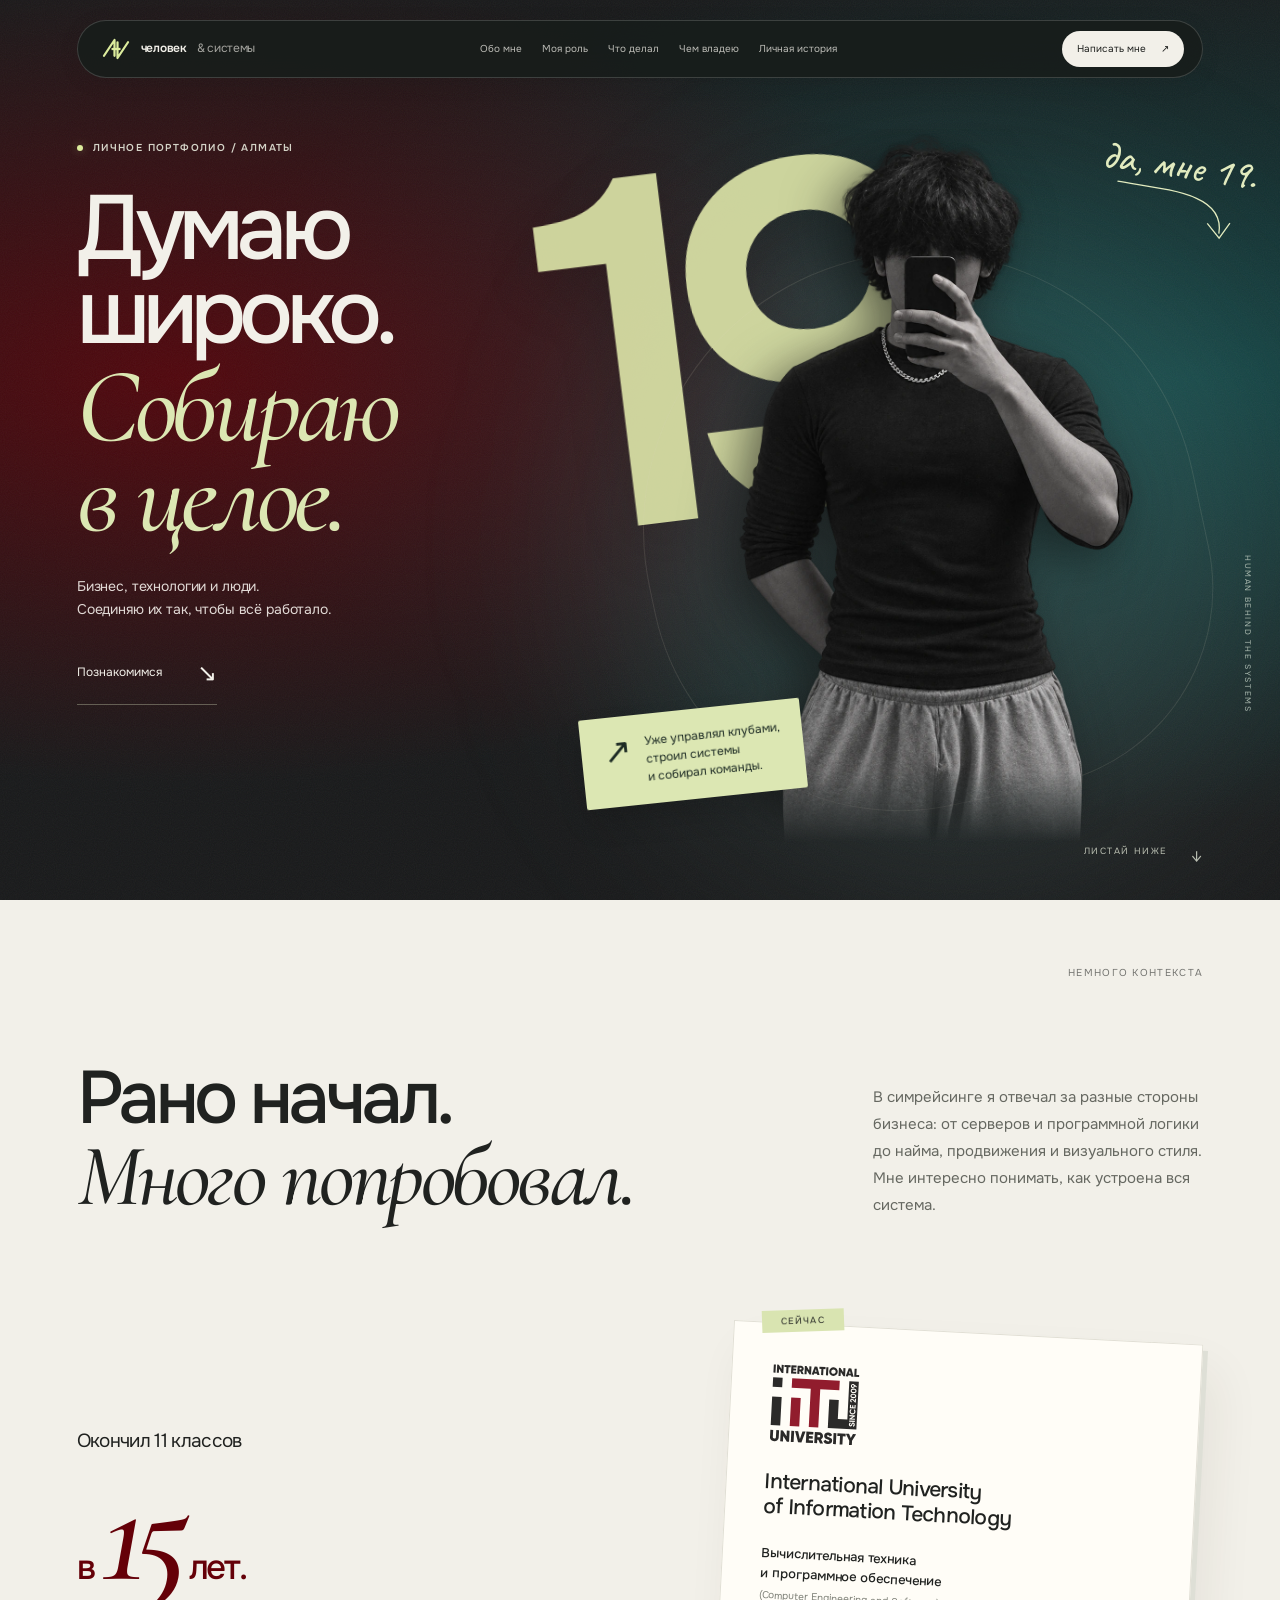
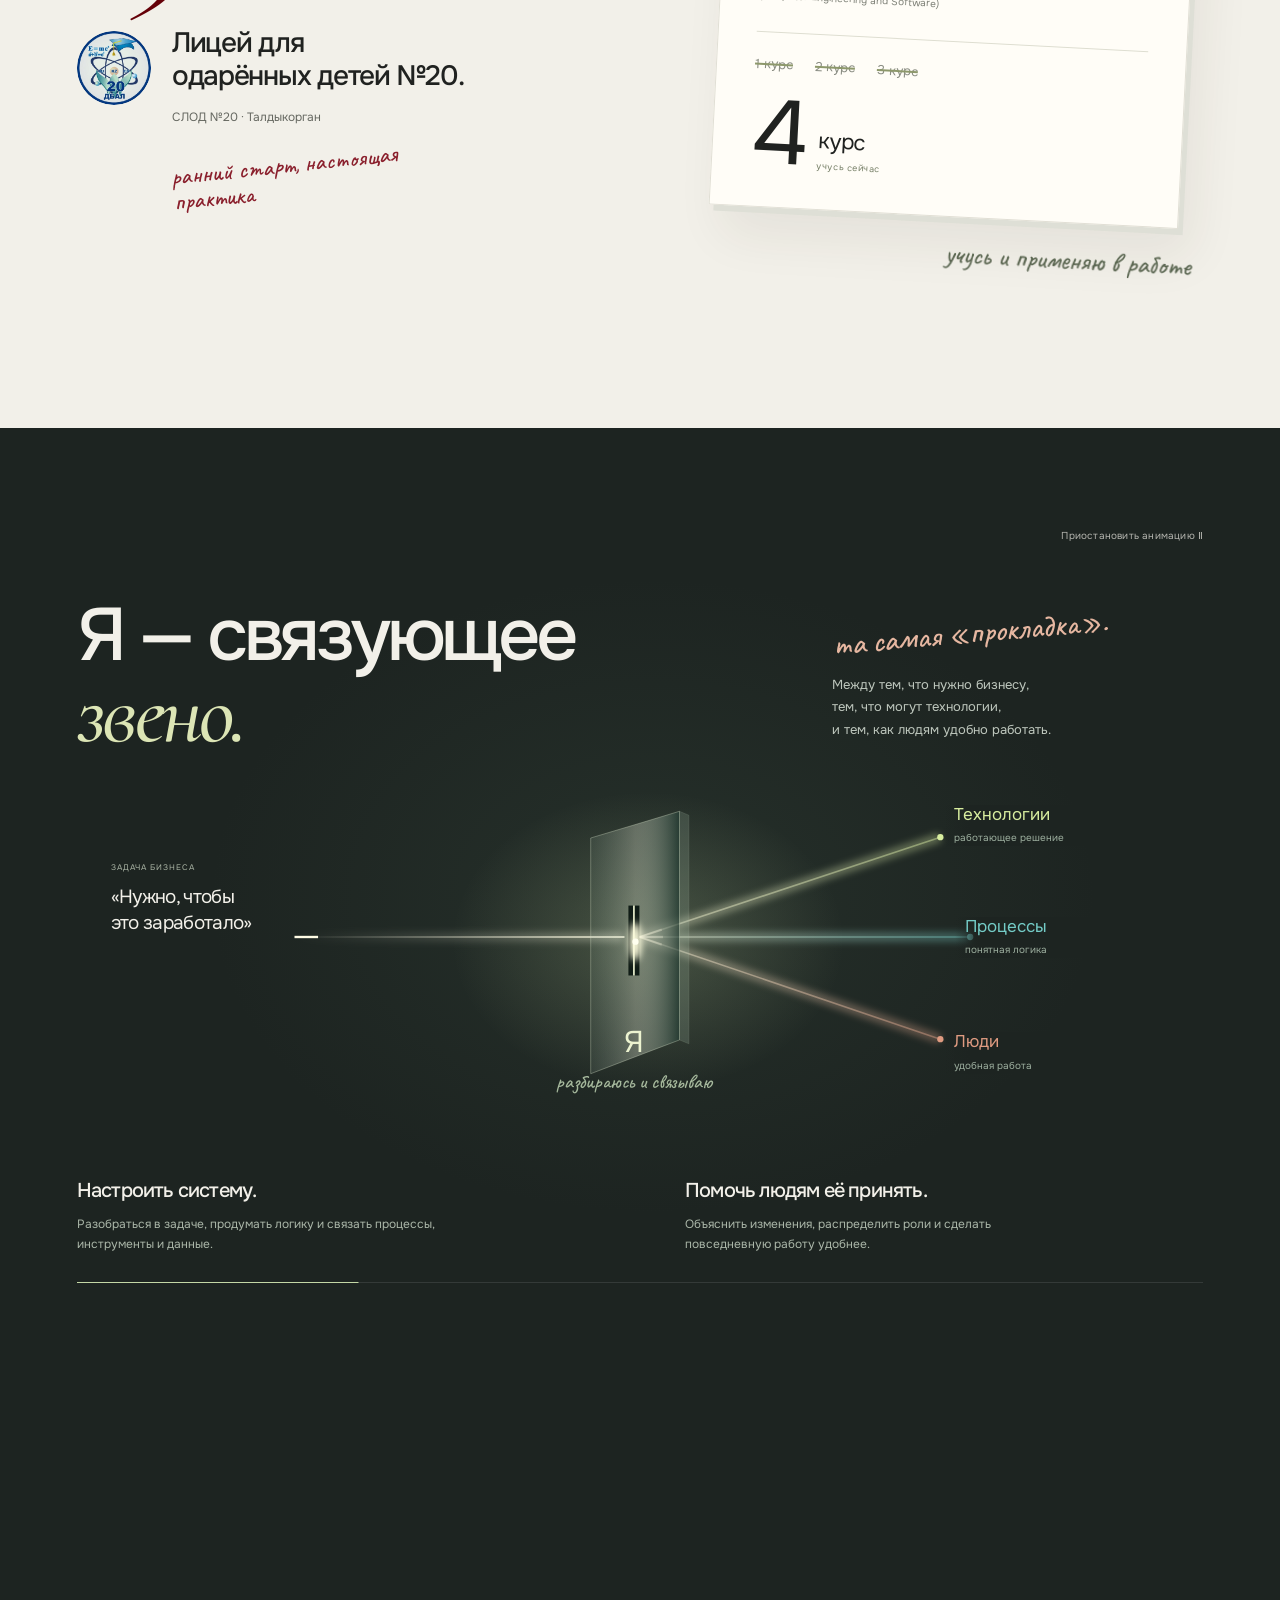
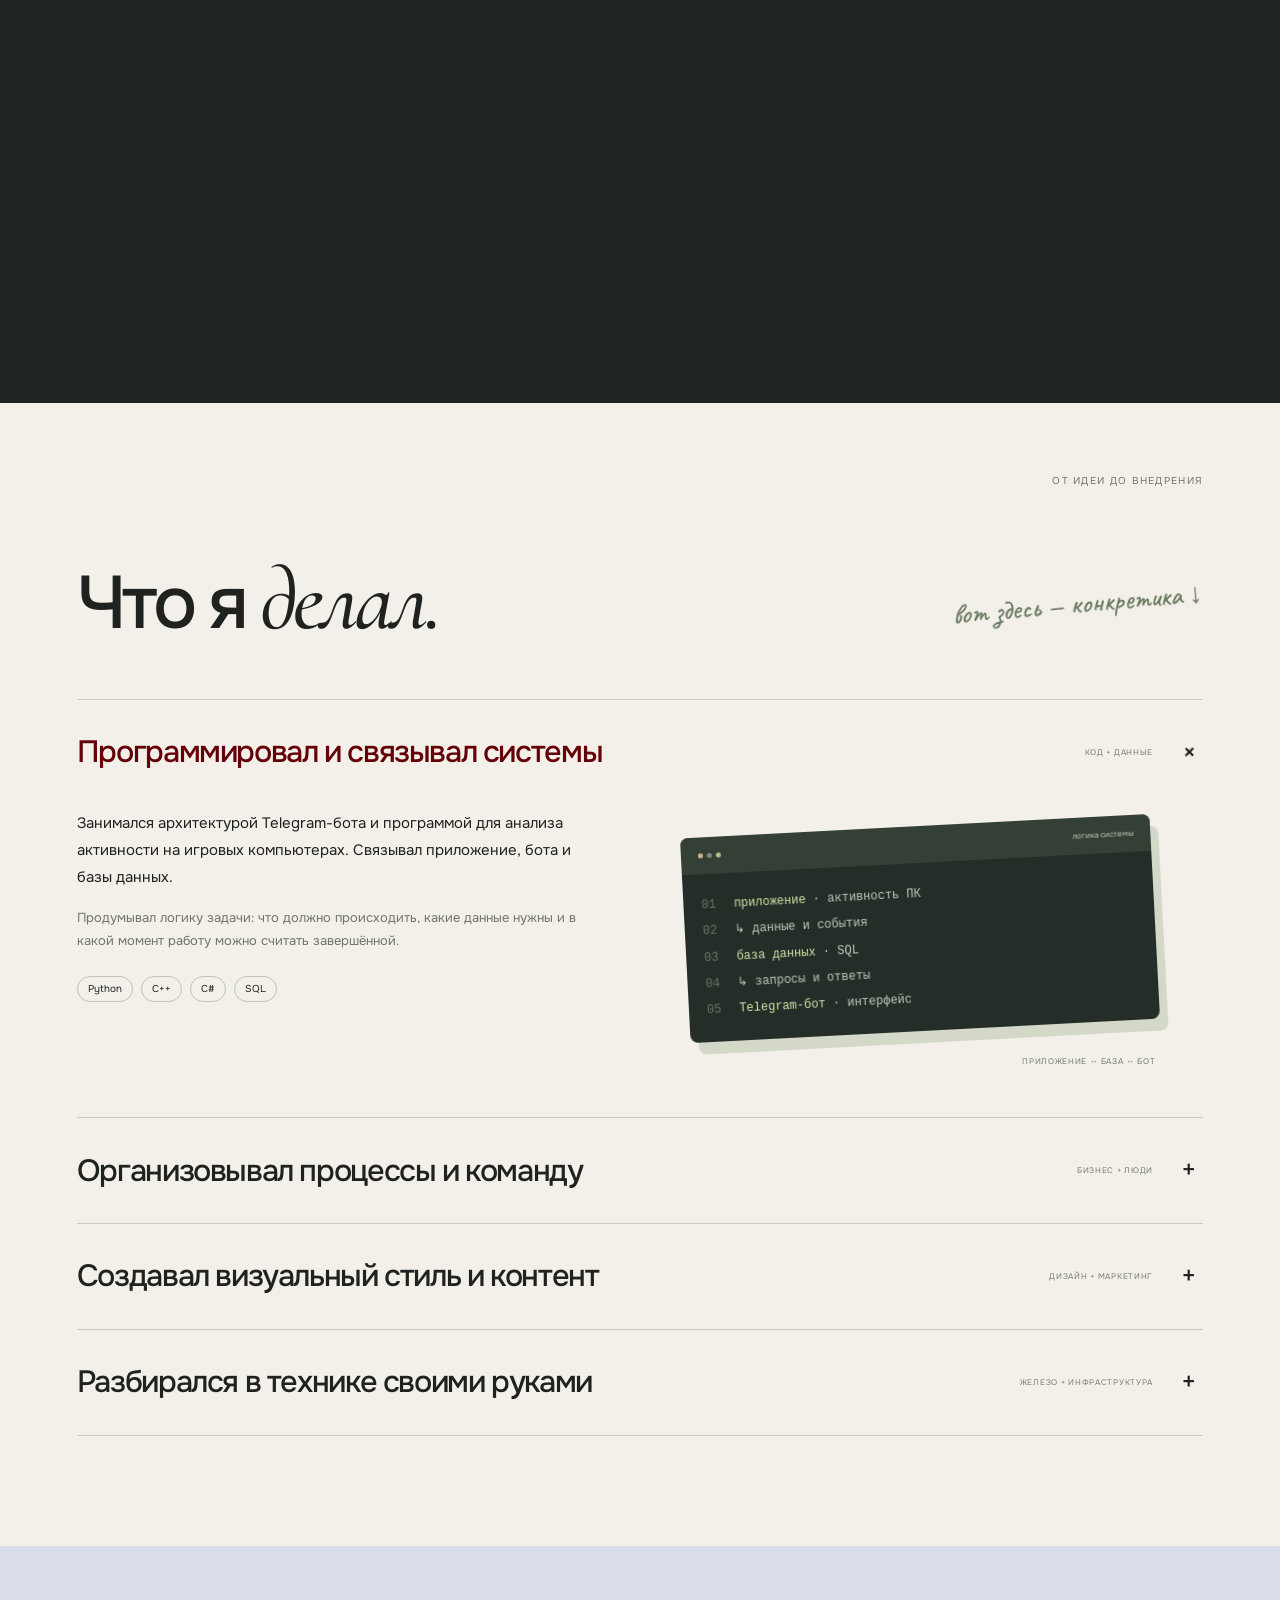
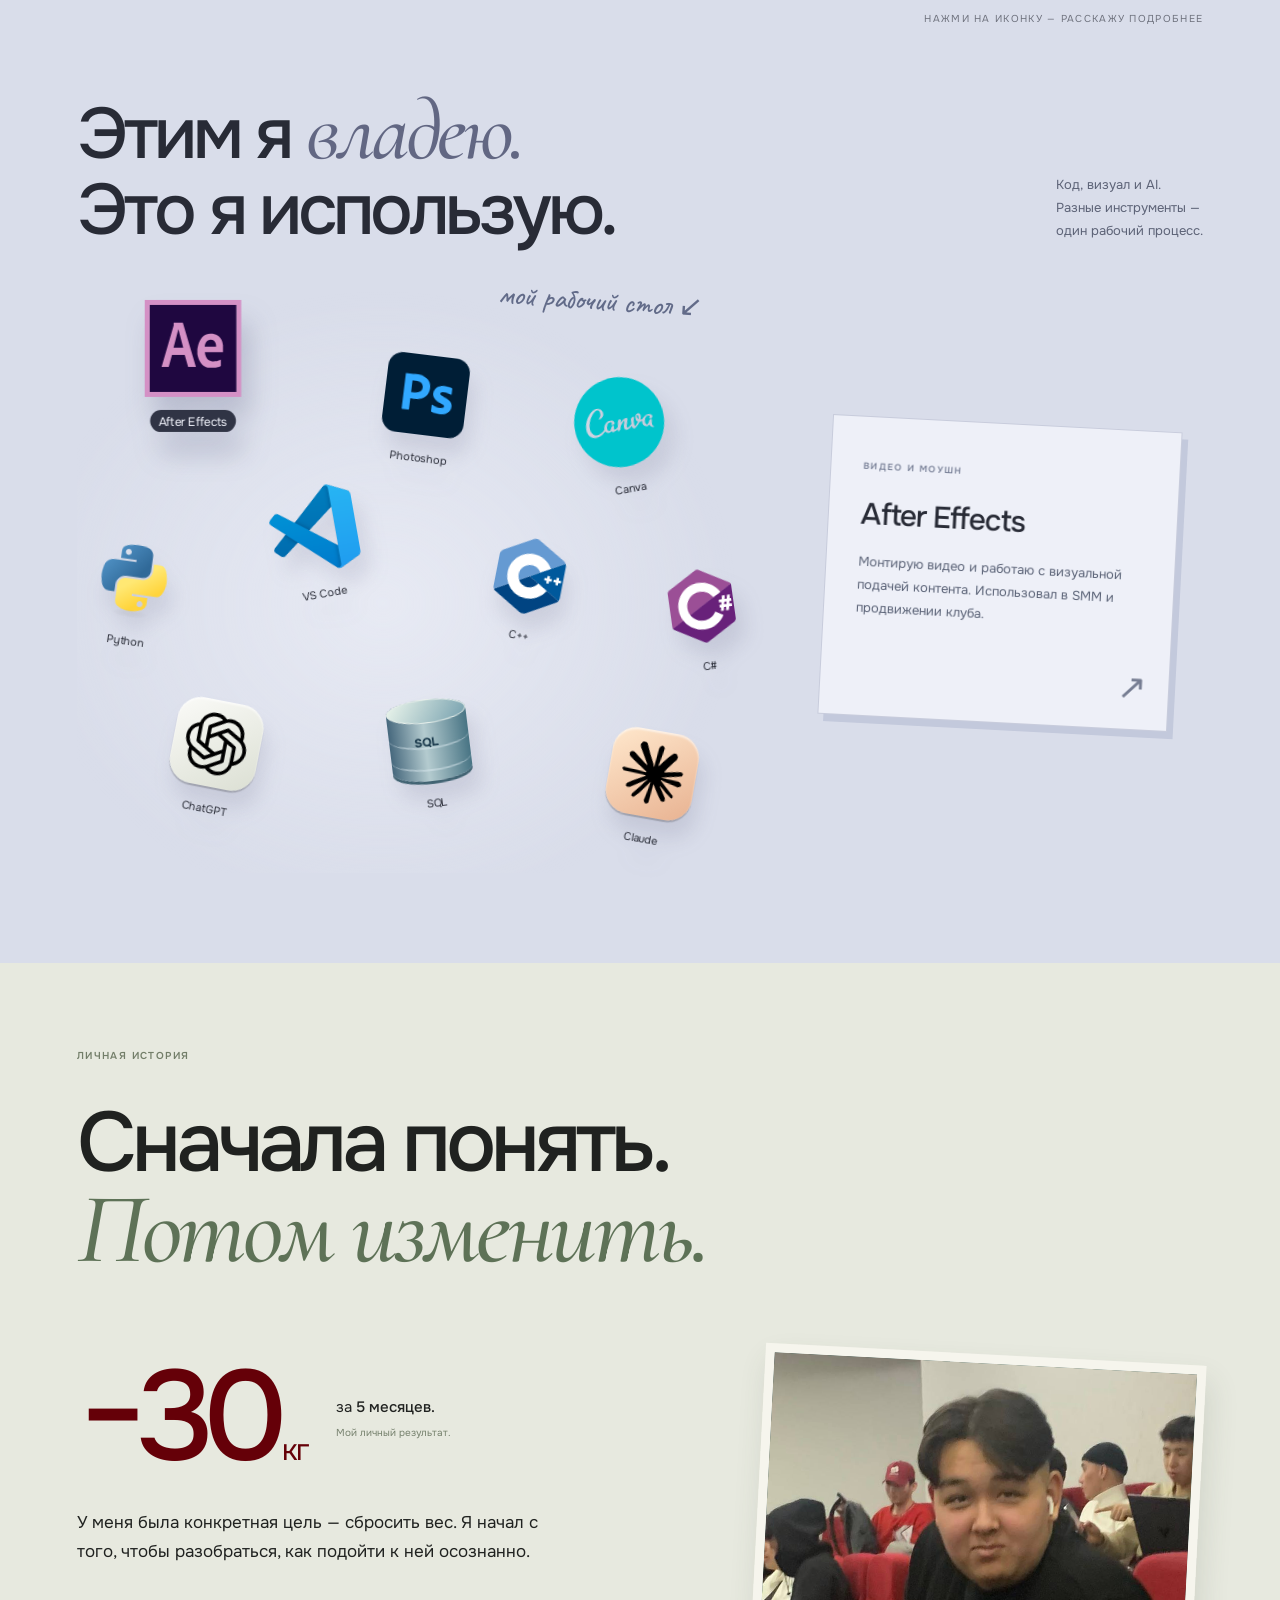
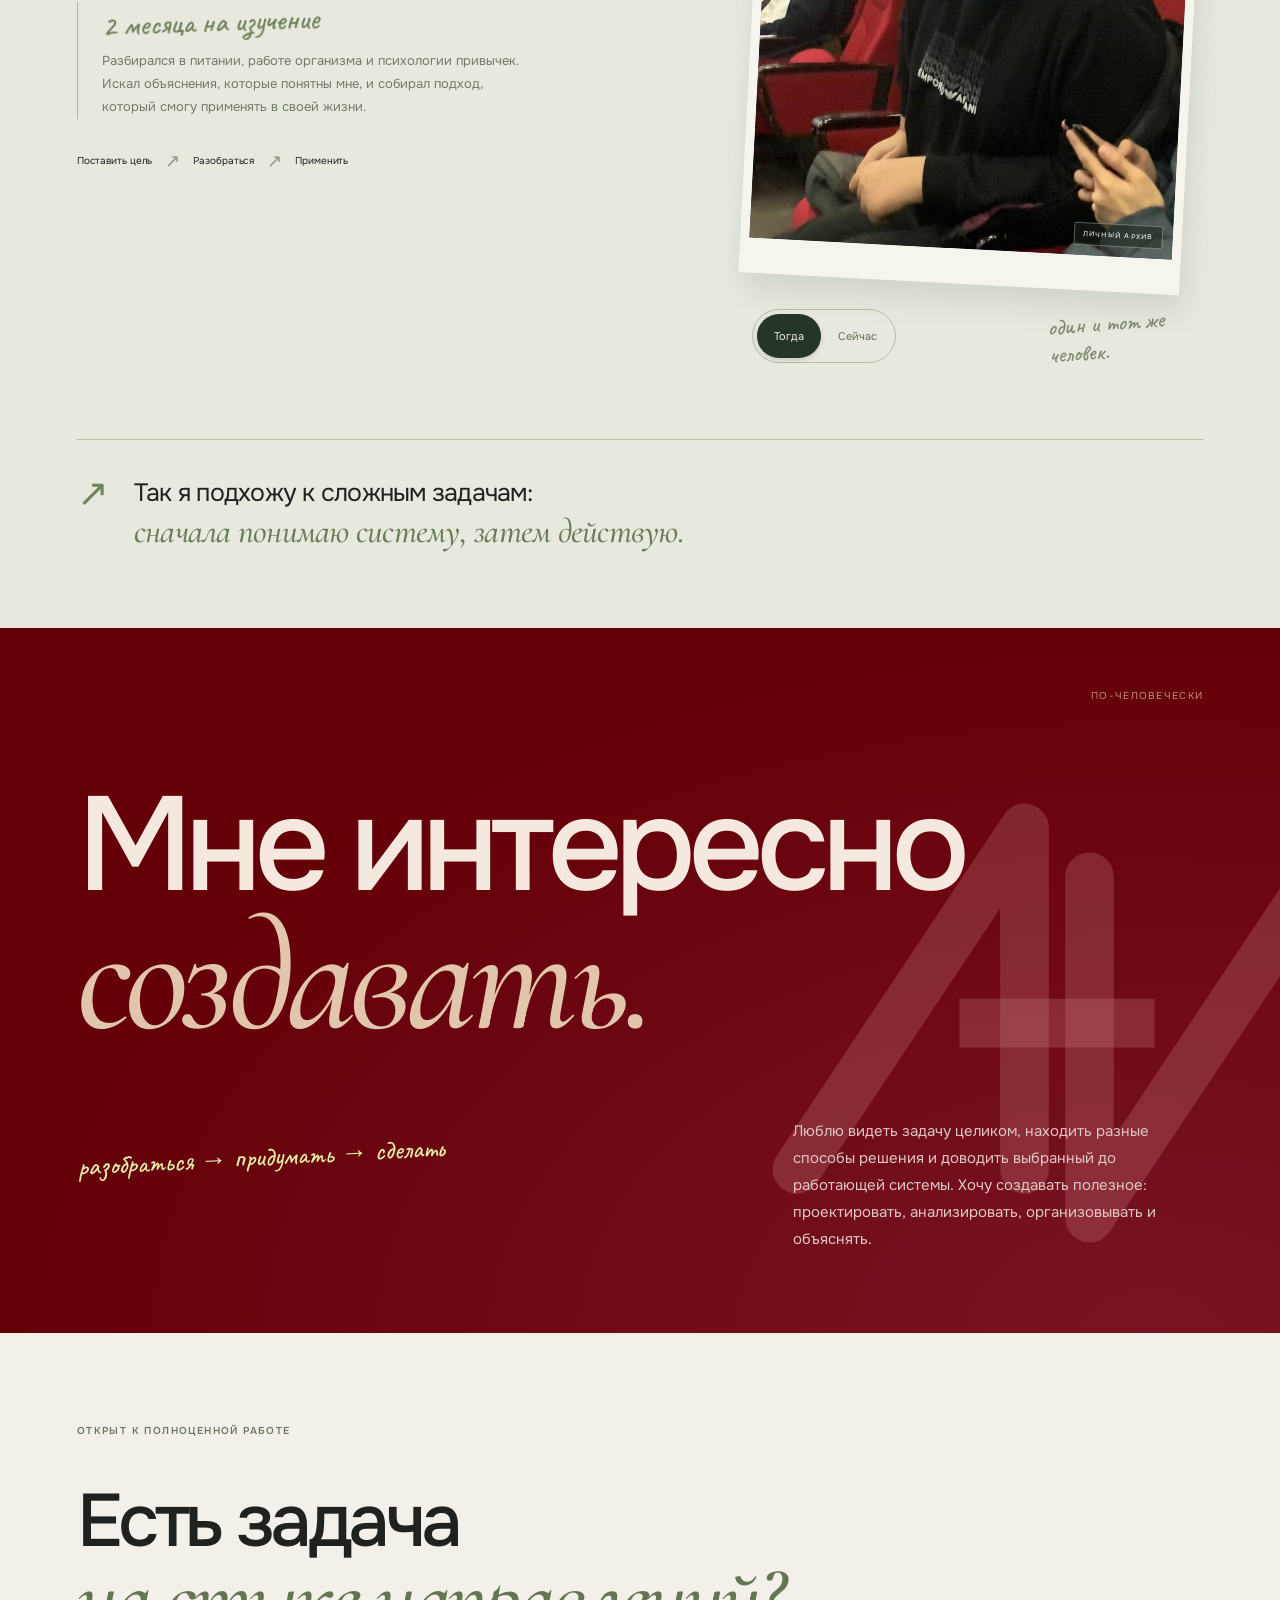
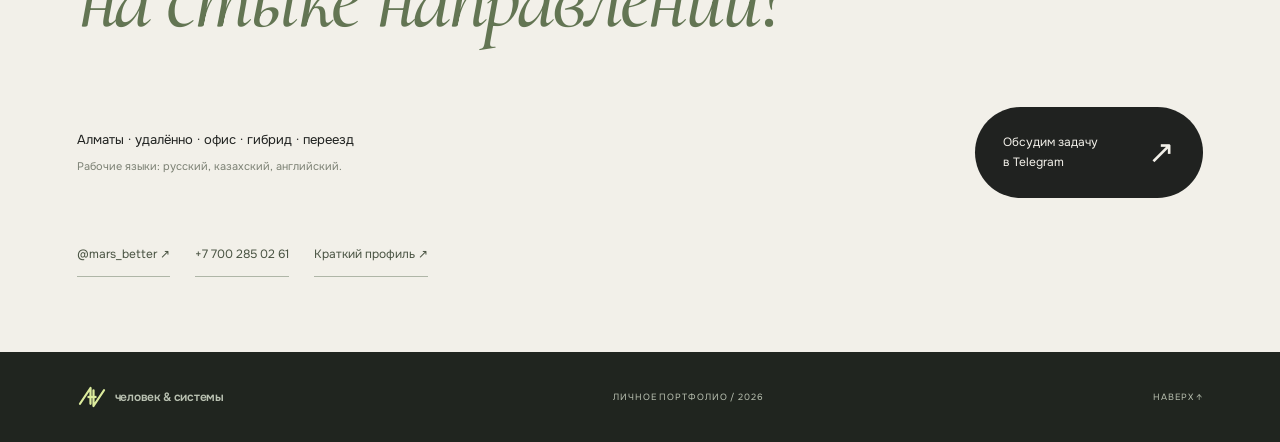
<file: index.html>
<!doctype html>
<html lang="ru">
<head>
<meta charset="utf-8"><meta name="viewport" content="width=device-width,initial-scale=1"><meta name="theme-color" content="#191819">
<meta name="description" content="Мне 19. Соединяю бизнес, технологии и людей: программирование, команда, дизайн и внедрение систем. Студент 4 курса International University of Information Technology.">
<title>Человек между идеей и результатом — портфолио</title>
<link rel="stylesheet" href="assets/fonts.css"><link rel="stylesheet" href="styles.css?v=20260929-4"><link rel="icon" href="assets/favicon.svg" type="image/svg+xml">
</head>
<body>
<a class="skip" href="#main">К содержимому</a><div class="reading-line" aria-hidden="true"></div>
<header class="header"><a class="wordmark" href="#top" aria-label="В начало"><svg class="personal-mark" viewBox="0 0 40 40" aria-hidden="true"><path d="M4 29 18 8v21M22 11v21L36 11" fill="none" stroke="currentColor" stroke-width="3" stroke-linecap="round" stroke-linejoin="round"/><path d="M14 20h12" stroke="currentColor" stroke-width="3"/></svg> человек <span class="wordmark-light">& системы</span></a><nav aria-label="Основная навигация"><a href="#about">Обо мне</a><a href="#role">Моя роль</a><a href="#experience">Что делал</a><a href="#tools">Чем владею</a><a href="#story">Личная история</a></nav><a class="profile-trigger" href="https://t.me/mars_better" target="_blank" rel="noopener noreferrer">Написать мне <span aria-hidden="true">↗</span></a><button class="menu-toggle" type="button" aria-expanded="false" aria-controls="mobile-menu" aria-label="Открыть меню"><span></span><span></span></button></header>
<nav id="mobile-menu" class="mobile-menu" aria-label="Мобильная навигация" hidden><a href="#about">Обо мне</a><a href="#role">Моя роль</a><a href="#experience">Что делал</a><a href="#tools">Чем владею</a><a href="#story">Личная история</a><button type="button" data-profile>Коротко обо мне ↗</button></nav>
<main id="main">
<section class="hero" id="top" aria-labelledby="hero-title"><div class="hero-grain" aria-hidden="true"></div><div class="hero-spot" aria-hidden="true"></div><div class="hero-copy"><p class="overline"><span class="status-dot"></span> ЛИЧНОЕ ПОРТФОЛИО / АЛМАТЫ</p><h1 id="hero-title"><span>Думаю</span><span>широко.</span><em>Собираю<br> в целое.</em></h1><p class="hero-description">Бизнес, технологии и люди.<br>Соединяю их так, чтобы всё работало.</p><a class="hero-link" href="#about"><span>Познакомимся</span><i aria-hidden="true">↘</i></a></div><div class="portrait-stage" aria-label="Мне 19 лет"><span class="hero-age" aria-hidden="true">19</span><div class="portrait-aura" aria-hidden="true"></div><img class="portrait" src="portrait-cutout.webp" width="1024" height="1536" alt="Мой портрет: в чёрной футболке, лицо закрыто телефоном" fetchpriority="high"><span class="age-note handwriting">да, мне 19.<svg viewBox="0 0 150 65" aria-hidden="true"><path d="M7 4c58 2 126-4 125 44M117 38l16 15 10-19"/></svg></span><div class="hero-sticker"><span aria-hidden="true">↗</span><p>Уже управлял клубами,<br>строил системы<br>и собирал команды.</p></div><span class="portrait-label" aria-hidden="true">HUMAN BEHIND THE SYSTEMS</span></div><div class="hero-bottom"><a href="#about" aria-label="Дальше — обо мне">ЛИСТАЙ НИЖЕ <span aria-hidden="true">↓</span></a></div></section>
<section class="about cream" id="about" aria-labelledby="about-title"><div class="section-label"><span>НЕМНОГО КОНТЕКСТА</span></div><div class="about-intro"><h2 id="about-title">Рано начал.<br><em>Много попробовал.</em></h2><p>В симрейсинге я отвечал за разные стороны бизнеса: от серверов и программной логики до найма, продвижения и визуального стиля. Мне интересно понимать, как устроена вся система.</p></div><div class="education-spread"><article class="school-story reveal"><div class="school-achievement"><span>Окончил 11 классов</span><h3>в <strong>15</strong> лет.</h3></div><div class="school-copy"><img class="school-logo" src="assets/lyceum-20.png" width="100" height="100" alt="Логотип СЛОД №20" loading="lazy"><h3>Лицей для<br>одарённых детей №20.</h3><p>СЛОД №20 · Талдыкорган</p><span class="handwriting school-note">ранний старт, настоящая практика</span></div></article><article class="university-story reveal"><div class="university-paper"><span class="paper-tab">СЕЙЧАС</span><img src="assets/iitu-logo.svg?v=2" alt="Официальный логотип International University of Information Technology" width="320" height="80" loading="lazy"><h3>International University<br>of Information Technology</h3><p>Вычислительная техника<br>и программное обеспечение</p><small>(Computer Engineering and Software)</small><div class="course-path" aria-label="Первый, второй и третий курсы пройдены. Сейчас учусь на четвёртом курсе."><div class="past-courses" aria-hidden="true"><s>1 курс</s><s>2 курс</s><s>3 курс</s></div><div class="current-course"><strong>4</strong><span>курс<small>учусь сейчас</small></span></div></div></div><span class="handwriting education-caption">учусь и применяю в работе</span></article></div></section>
<section class="role" id="role" aria-labelledby="role-title"><div class="role-sticky"><div class="section-label"><button type="button" class="motion-toggle" aria-pressed="false">Приостановить анимацию <span aria-hidden="true">Ⅱ</span></button></div><div class="role-heading"><h2 id="role-title">Я — связующее<br><em>звено.</em></h2><div><span class="handwriting role-note">та самая «прокладка».</span><p>Между тем, что нужно бизнесу,<br>тем, что могут технологии,<br>и тем, как людям удобно работать.</p></div></div><div class="prism-scene" role="img" aria-label="Одна бизнес-задача проходит через мою работу и превращается в три связанные части: техническое решение, понятные процессы и удобную работу людей.">
<svg class="prism-art" viewBox="0 0 1000 420" aria-hidden="true">
<defs><linearGradient id="plate" x1="0" x2="1"><stop stop-color="#a8c4b3" stop-opacity=".12"/><stop offset=".5" stop-color="#edf4df" stop-opacity=".3"/><stop offset="1" stop-color="#233d34" stop-opacity=".7"/></linearGradient><linearGradient id="whiteBeam" gradientUnits="userSpaceOnUse" x1="60" x2="500"><stop stop-color="#e9e7d5" stop-opacity="0"/><stop offset="1" stop-color="#fffce3"/></linearGradient><linearGradient id="limeBeam" gradientUnits="userSpaceOnUse" x1="499" x2="920"><stop stop-color="#fffbe0"/><stop offset="1" stop-color="#d8ee9f"/></linearGradient><linearGradient id="tealBeam" gradientUnits="userSpaceOnUse" x1="499" x2="920"><stop stop-color="#fffbe0"/><stop offset="1" stop-color="#74ccc7"/></linearGradient><linearGradient id="coralBeam" gradientUnits="userSpaceOnUse" x1="499" x2="920"><stop stop-color="#fffbe0"/><stop offset="1" stop-color="#df9b81"/></linearGradient><filter id="lightGlow" x="-60%" y="-100%" width="220%" height="300%"><feGaussianBlur stdDeviation="5"/></filter><radialGradient id="lightPool"><stop stop-color="#ddefb2" stop-opacity=".2"/><stop offset="1" stop-color="#ddefb2" stop-opacity="0"/></radialGradient></defs>
<ellipse cx="510" cy="215" rx="250" ry="190" fill="url(#lightPool)"/>
<g class="beam-glow" filter="url(#lightGlow)" fill="none" stroke-width="12"><path d="M60 210H478" stroke="url(#whiteBeam)"/><path d="M500 210 882 83" stroke="url(#limeBeam)"/><path d="M500 210H920" stroke="url(#tealBeam)"/><path d="M500 210 882 340" stroke="url(#coralBeam)"/></g>
<path class="beam-input" d="M60 210H480" stroke="url(#whiteBeam)" stroke-width="2"/>
<g class="beam-outputs" fill="none" stroke-width="2"><path d="M499 210 882 83" stroke="url(#limeBeam)"/><path d="M499 210H920" stroke="url(#tealBeam)"/><path d="M499 210 882 340" stroke="url(#coralBeam)"/></g>
<g class="light-gate"><path d="M437 78 550 44V335L437 378Z" fill="url(#plate)" stroke="#d3dfc6" stroke-opacity=".45"/><path d="M550 44 562 49V340L550 335Z" fill="#a5bdac" fill-opacity=".2" stroke="#d3dfc6" stroke-opacity=".15"/><path d="M492 164V253" stroke="#101c16" stroke-width="14"/><path d="M492 164V253" stroke="#f9ffdc" stroke-width="2"/><ellipse cx="494" cy="210" rx="8" ry="24" fill="#fffedf" filter="url(#lightGlow)"/><circle cx="494" cy="210" r="4" fill="#ffffef"/></g>
<g class="beam-pulses" fill="none" stroke="#fffce5" stroke-width="3"><path class="pulse-in" d="M60 210H480"/><path class="pulse-out" d="M499 210 882 83"/><path class="pulse-out pulse-delay" d="M499 210H920"/><path class="pulse-out pulse-delay-two" d="M499 210 882 340"/></g>
<circle cx="882" cy="83" r="4" fill="#d8ee9f"/><circle cx="920" cy="210" r="4" fill="#74ccc7"/><circle cx="882" cy="340" r="4" fill="#df9b81"/>
</svg><div class="prism-input"><span>ЗАДАЧА БИЗНЕСА</span><p>«Нужно, чтобы<br>это заработало»</p></div><div class="prism-me"><b>Я</b><span>разбираюсь и связываю</span></div><div class="prism-output prism-tech"><span>Технологии</span><small>работающее решение</small></div><div class="prism-output prism-process"><span>Процессы</span><small>понятная логика</small></div><div class="prism-output prism-people"><span>Люди</span><small>удобная работа</small></div></div><div class="role-outcomes"><div><h3>Настроить систему.</h3><p>Разобраться в задаче, продумать логику и связать процессы, инструменты и данные.</p></div><div><h3>Помочь людям её принять.</h3><p>Объяснить изменения, распределить роли и сделать повседневную работу удобнее.</p></div></div><div class="role-progress" aria-hidden="true"><span></span></div></div></section>
<section class="experience cream" id="experience" aria-labelledby="experience-title"><div class="section-label"><span>ОТ ИДЕИ ДО ВНЕДРЕНИЯ</span></div><div class="experience-heading"><h2 id="experience-title">Что я <em>делал.</em></h2><span class="handwriting">вот здесь — конкретика ↓</span></div><div class="experience-list">
<details class="experience-item" open><summary><h3>Программировал и связывал системы</h3><span class="experience-type">КОД + ДАННЫЕ</span><span class="expand-icon" aria-hidden="true">+</span></summary><div class="experience-content"><div><p>Занимался архитектурой Telegram-бота и программой для анализа активности на игровых компьютерах. Связывал приложение, бота и базы данных.</p><p class="secondary-copy">Продумывал логику задачи: что должно происходить, какие данные нужны и в какой момент работу можно считать завершённой.</p><div class="inline-tags"><span>Python</span><span>C++</span><span>C#</span><span>SQL</span></div></div><div class="software-visual" aria-label="Схема взаимосвязи программы, базы данных и Telegram-бота"><div class="mini-window"><div class="window-head"><span class="window-dots"><i></i><i></i><i></i></span><span>логика системы</span></div><div class="code-lines"><span><i>01</i><b>приложение</b> · активность ПК</span><span><i>02</i>↳ данные и события</span><span><i>03</i><b>база данных</b> · SQL</span><span><i>04</i>↳ запросы и ответы</span><span><i>05</i><b>Telegram-бот</b> · интерфейс</span></div></div><span class="diagram-caption">ПРИЛОЖЕНИЕ ↔ БАЗА ↔ БОТ</span></div></div></details>
<details class="experience-item"><summary><h3>Организовывал процессы и команду</h3><span class="experience-type">БИЗНЕС + ЛЮДИ</span><span class="expand-icon" aria-hidden="true">+</span></summary><div class="experience-content"><div><p>Управлял симрейсинг-клубами. Занимался наймом, делегированием, постановкой задач и сроками. Работал с финансовыми расчётами, учётом и документацией.</p><p class="secondary-copy">Мне важно видеть всю картину и понимать, что мешает работе. Внедрял изменения с учётом того, как ими будут пользоваться сотрудники.</p></div><div class="task-note"><span class="small-label">КАК Я СТАВЛЮ ЗАДАЧУ</span><p>Что нужно сделать?<br>Кто отвечает?<br>К какому сроку?<br><b>Как поймём, что готово?</b></p><span class="handwriting">ясность → меньше лишней работы</span></div></div></details>
<details class="experience-item"><summary><h3>Создавал визуальный стиль и контент</h3><span class="experience-type">ДИЗАЙН + МАРКЕТИНГ</span><span class="expand-icon" aria-hidden="true">+</span></summary><div class="experience-content"><div><p>Работал над брендбуком, цветовой палитрой и тем, как люди воспринимают бренд. Разрабатывал SMM-стратегию и систему бонусов, снимал и монтировал видео.</p><p class="secondary-copy">Общался с блогерами и партнёрами, договаривался о сотрудничестве. Для визуальной работы использовал After Effects, Photoshop и Canva.</p></div><div class="creative-visual"><div class="swatches"><span></span><span></span><span></span><span></span></div><div class="timeline" aria-label="Декоративная монтажная шкала"><i></i><span>ВИЗУАЛЬНЫЙ СТИЛЬ</span><span>ВИДЕО / МОНТАЖ</span><span>SMM / КОНТЕНТ</span></div><span class="handwriting">как выглядит. как ощущается.</span></div></div></details>
<details class="experience-item"><summary><h3>Разбирался в технике своими руками</h3><span class="experience-type">ЖЕЛЕЗО + ИНФРАСТРУКТУРА</span><span class="expand-icon" aria-hidden="true">+</span></summary><div class="experience-content"><div><p>Собирал и обслуживал компьютеры, настраивал сети и локальные игровые серверы. Работал с оборудованием SIMAGIC и технической документацией.</p><p class="secondary-copy">Участвовал в проекте радиоуправляемых машин: пайка, сборка и технические задачи. Помогал с поставками оборудования из Китая и общением с поставщиками.</p></div><div class="hardware-visual"><span class="hardware-cross" aria-hidden="true">+</span><span class="small-label">ОТ СЕТИ ДО УСТРОЙСТВА</span><div class="hardware-row"><span>ПК</span><i>↔</i><span>СЕТЬ</span><i>↔</i><span>СЕРВЕР</span></div><p>Сборка · настройка · обслуживание</p></div></div></details>
</div></section>
<section class="tools" id="tools" aria-labelledby="tools-title"><div class="section-label"><span>НАЖМИ НА ИКОНКУ — РАССКАЖУ ПОДРОБНЕЕ</span></div><div class="tools-heading"><h2 id="tools-title">Этим я <em>владею.</em><br>Это я использую.</h2><p>Код, визуал и AI.<br>Разные инструменты —<br>один рабочий процесс.</p></div><div class="tool-workbench"><div class="tool-stage" aria-label="Программы и языки программирования"><span class="desk-scribble handwriting" aria-hidden="true">мой рабочий стол ↙</span>
<button class="tool-object t-ae" data-tool="ae" aria-pressed="true"><img src="assets/aftereffects.svg" alt="" width="88" height="88"><span>After Effects</span></button>
<button class="tool-object t-ps" data-tool="ps" aria-pressed="false"><img src="assets/photoshop.svg" alt="" width="82" height="82"><span>Photoshop</span></button>
<button class="tool-object t-canva" data-tool="canva" aria-pressed="false"><img src="assets/canva.svg" alt="" width="90" height="90"><span>Canva</span></button>
<button class="tool-object t-vscode" data-tool="vscode" aria-pressed="false"><img src="assets/vscode.svg" alt="" width="85" height="85"><span>VS Code</span></button>
<button class="tool-object t-python" data-tool="python" aria-pressed="false"><img src="assets/python.svg" alt="" width="82" height="82"><span>Python</span></button>
<button class="tool-object t-cpp" data-tool="cpp" aria-pressed="false"><img src="assets/cplusplus.svg" alt="" width="76" height="76"><span>C++</span></button>
<button class="tool-object t-csharp" data-tool="csharp" aria-pressed="false"><img src="assets/csharp.svg" alt="" width="76" height="76"><span>C#</span></button>
<button class="tool-object t-sql" data-tool="sql" aria-pressed="false"><span class="sql-cylinder" aria-hidden="true"><i></i><b>SQL</b></span><span>SQL</span></button>
<button class="tool-object t-openai" data-tool="openai" aria-pressed="false"><span class="ai-logo openai-logo"><img src="assets/openai.svg" alt="" width="62" height="62"></span><span>ChatGPT</span></button>
<button class="tool-object t-claude" data-tool="claude" aria-pressed="false"><span class="ai-logo claude-logo"><img src="assets/claude.svg" alt="" width="70" height="70"></span><span>Claude</span></button>
</div><div class="tool-detail" aria-live="polite" aria-atomic="true"><span id="tool-category" class="small-label">ВИДЕО И МОУШН</span><h3 id="tool-name">After Effects</h3><p id="tool-description">Монтирую видео и работаю с визуальной подачей контента. Использовал в SMM и продвижении клуба.</p><span class="tool-detail-index" aria-hidden="true">↗</span></div></div></section>
<section class="case-story cream" id="story" aria-labelledby="story-title"><div class="case-heading"><p class="overline">ЛИЧНАЯ ИСТОРИЯ</p><h2 id="story-title">Сначала понять.<br><em>Потом изменить.</em></h2></div><div class="case-layout"><div class="case-content"><div class="case-result"><strong>−30<span>кг</span></strong><p>за <b>5 месяцев.</b><small>Мой личный результат.</small></p></div><p class="case-lead">У меня была конкретная цель — сбросить вес. Я начал с того, чтобы разобраться, как подойти к ней осознанно.</p><div class="case-research"><span class="handwriting">2 месяца на изучение</span><p>Разбирался в питании, работе организма и психологии привычек. Искал объяснения, которые понятны мне, и собирал подход, который смогу применять в своей жизни.</p></div><div class="case-method"><span>Поставить цель</span><i aria-hidden="true">↗</i><span>Разобраться</span><i aria-hidden="true">↗</i><span>Применить</span></div></div><figure class="case-photos"><div class="case-photo-frame"><img class="case-before" src="assets/personal-before.png" alt="Моя архивная фотография до снижения веса: сижу в аудитории" width="828" height="1792" loading="lazy"><img class="case-after" src="portrait-cutout.webp" alt="Моя нынешняя фотография, использованная на главной странице" width="1024" height="1536" loading="lazy" hidden><span class="photo-stamp" aria-hidden="true">ЛИЧНЫЙ АРХИВ</span></div><figcaption><div class="photo-switch" role="group" aria-label="Выбрать фотографию"><button type="button" data-photo="before" aria-pressed="true">Тогда</button><button type="button" data-photo="after" aria-pressed="false">Сейчас</button></div><span class="handwriting">один и тот же человек.</span></figcaption></figure></div><div class="case-conclusion"><span aria-hidden="true">↗</span><p>Так я подхожу к сложным задачам:<br><em>сначала понимаю систему, затем действую.</em></p></div></section>
<section class="personal" aria-labelledby="personal-title"><div class="personal-symbol" aria-hidden="true"><svg class="personal-mark" viewBox="0 0 40 40" aria-hidden="true"><path d="M4 29 18 8v21M22 11v21L36 11" fill="none" stroke="currentColor" stroke-width="3" stroke-linecap="round" stroke-linejoin="round"/><path d="M14 20h12" stroke="currentColor" stroke-width="3"/></svg></div><div class="section-label"><span>ПО-ЧЕЛОВЕЧЕСКИ</span></div><h2 id="personal-title">Мне интересно<br><em>создавать.</em></h2><div class="personal-bottom"><span class="handwriting">разобраться → придумать → сделать</span><p>Люблю видеть задачу целиком, находить разные способы решения и доводить выбранный до работающей системы. Хочу создавать полезное: проектировать, анализировать, организовывать и объяснять.</p></div></section>
<section class="closing cream" id="contact"><p class="overline">ОТКРЫТ К ПОЛНОЦЕННОЙ РАБОТЕ</p><h2>Есть задача<br><em>на стыке направлений?</em></h2><div class="closing-bottom"><p>Алматы · удалённо · офис · гибрид · переезд<br><span>Рабочие языки: русский, казахский, английский.</span></p><a class="round-link" href="https://t.me/mars_better" target="_blank" rel="noopener noreferrer"><span>Обсудим задачу<br>в Telegram</span><i aria-hidden="true">↗</i></a></div><div id="contact-links" class="contact-links"><a href="https://t.me/mars_better" target="_blank" rel="noopener noreferrer">@mars_better ↗</a><a href="tel:+77002850261">+7 700 285 02 61</a><button type="button" data-profile>Краткий профиль ↗</button></div></section>
</main>
<footer><a class="wordmark" href="#top"><svg class="personal-mark" viewBox="0 0 40 40" aria-hidden="true"><path d="M4 29 18 8v21M22 11v21L36 11" fill="none" stroke="currentColor" stroke-width="3" stroke-linecap="round" stroke-linejoin="round"/><path d="M14 20h12" stroke="currentColor" stroke-width="3"/></svg> человек & системы</a><span>ЛИЧНОЕ ПОРТФОЛИО / 2026</span><a href="#top">НАВЕРХ ↑</a></footer>
<dialog class="profile-dialog" aria-labelledby="profile-title"><button class="dialog-close" type="button" aria-label="Закрыть профиль">×</button><p class="small-label">КРАТКИЙ ПРОФИЛЬ</p><h2 id="profile-title">Человек между<br>идеей и результатом.</h2><p>Мне 19 лет. Я учусь на 4 курсе International University of Information Technology по специальности «Вычислительная техника и программное обеспечение».</p><p>Управлял симрейсинг-клубами. Занимался процессами, наймом, маркетингом, технической инфраструктурой, архитектурой Telegram-бота и программой для анализа активности игровых ПК.</p><p>Работаю с After Effects, Photoshop, Canva, VS Code, Python, C++, C#, SQL, ChatGPT и Claude.</p><p>Ищу полноценную работу, где смогу связывать бизнес-задачи, технологии и людей. Рассматриваю офис, удалённый формат, гибрид и переезд.</p><p class="profile-contacts"><a href="https://t.me/mars_better">@mars_better</a> · <a href="tel:+77002850261">+7 700 285 02 61</a></p><button class="copy-profile" type="button">Скопировать профиль ↗</button><p class="copy-status" role="status"></p></dialog>
<script src="script.js?v=20260929-3" defer></script>
</body></html>
</file>
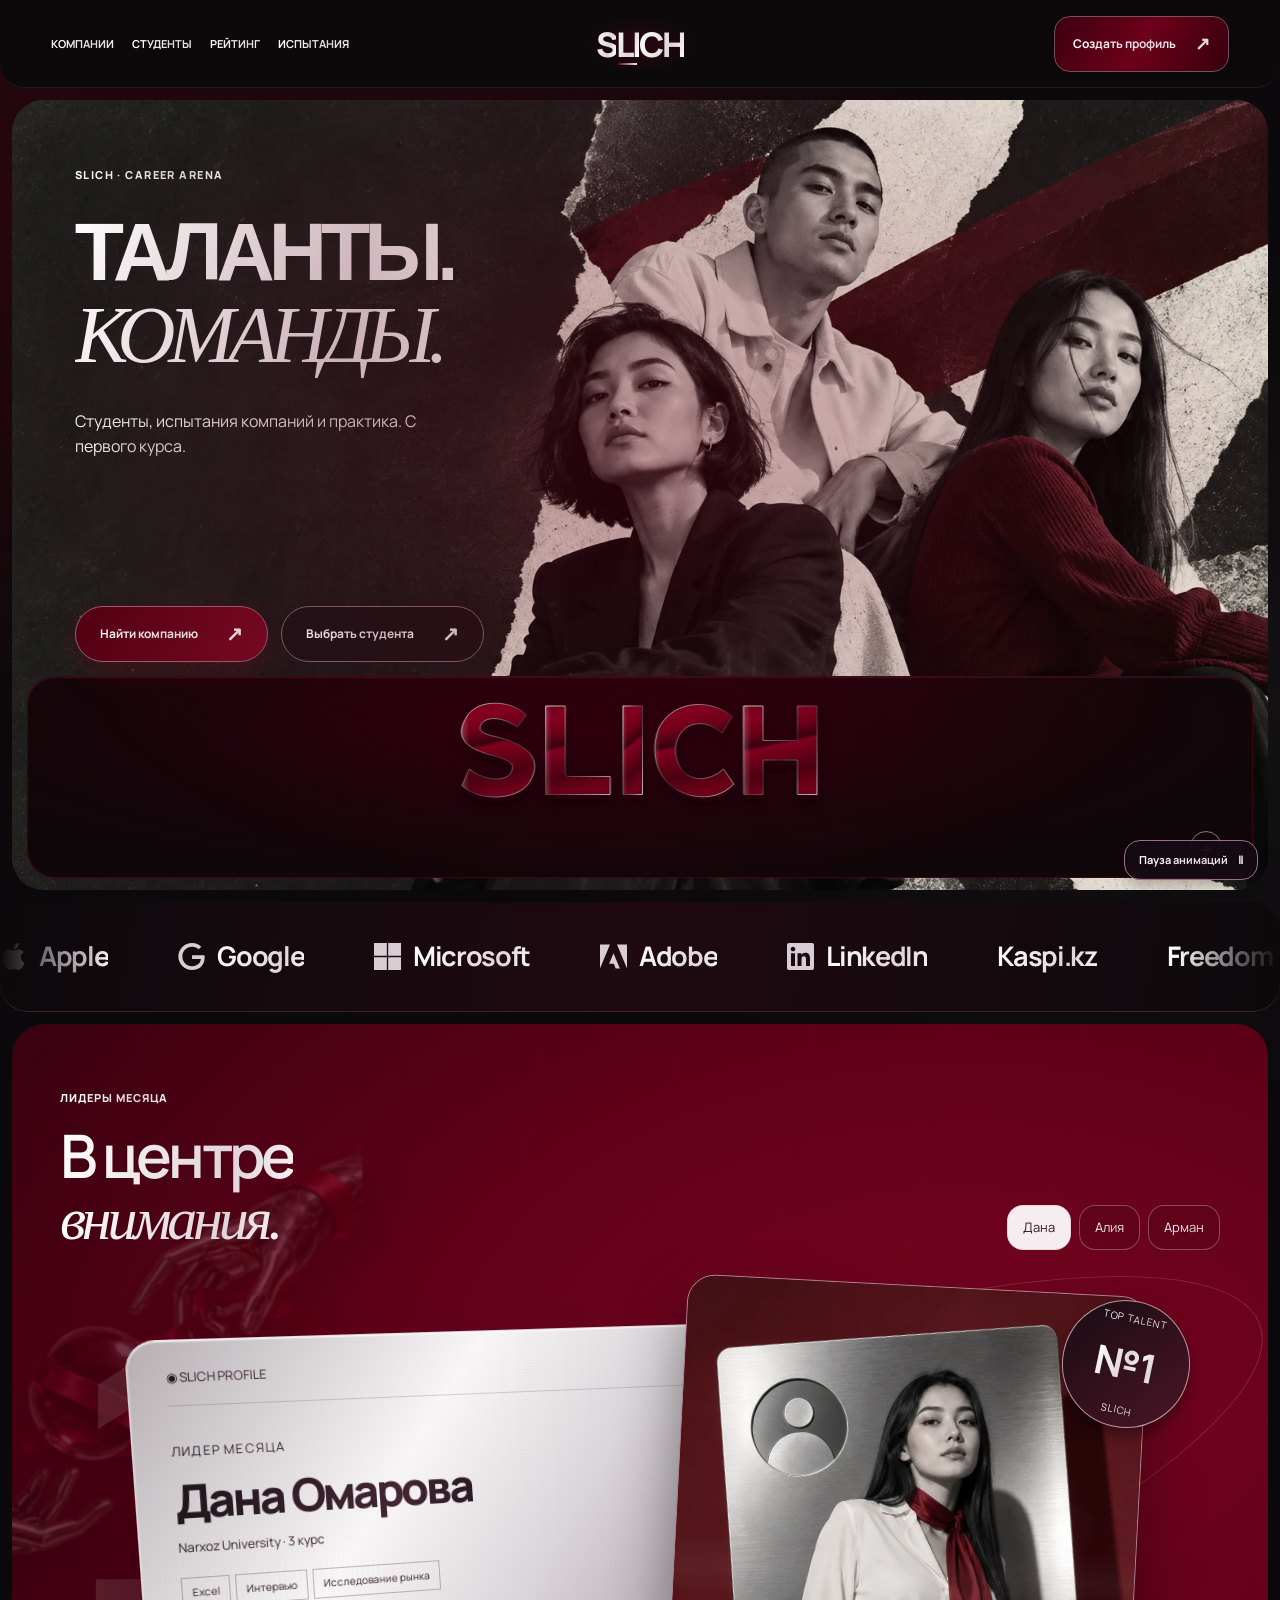
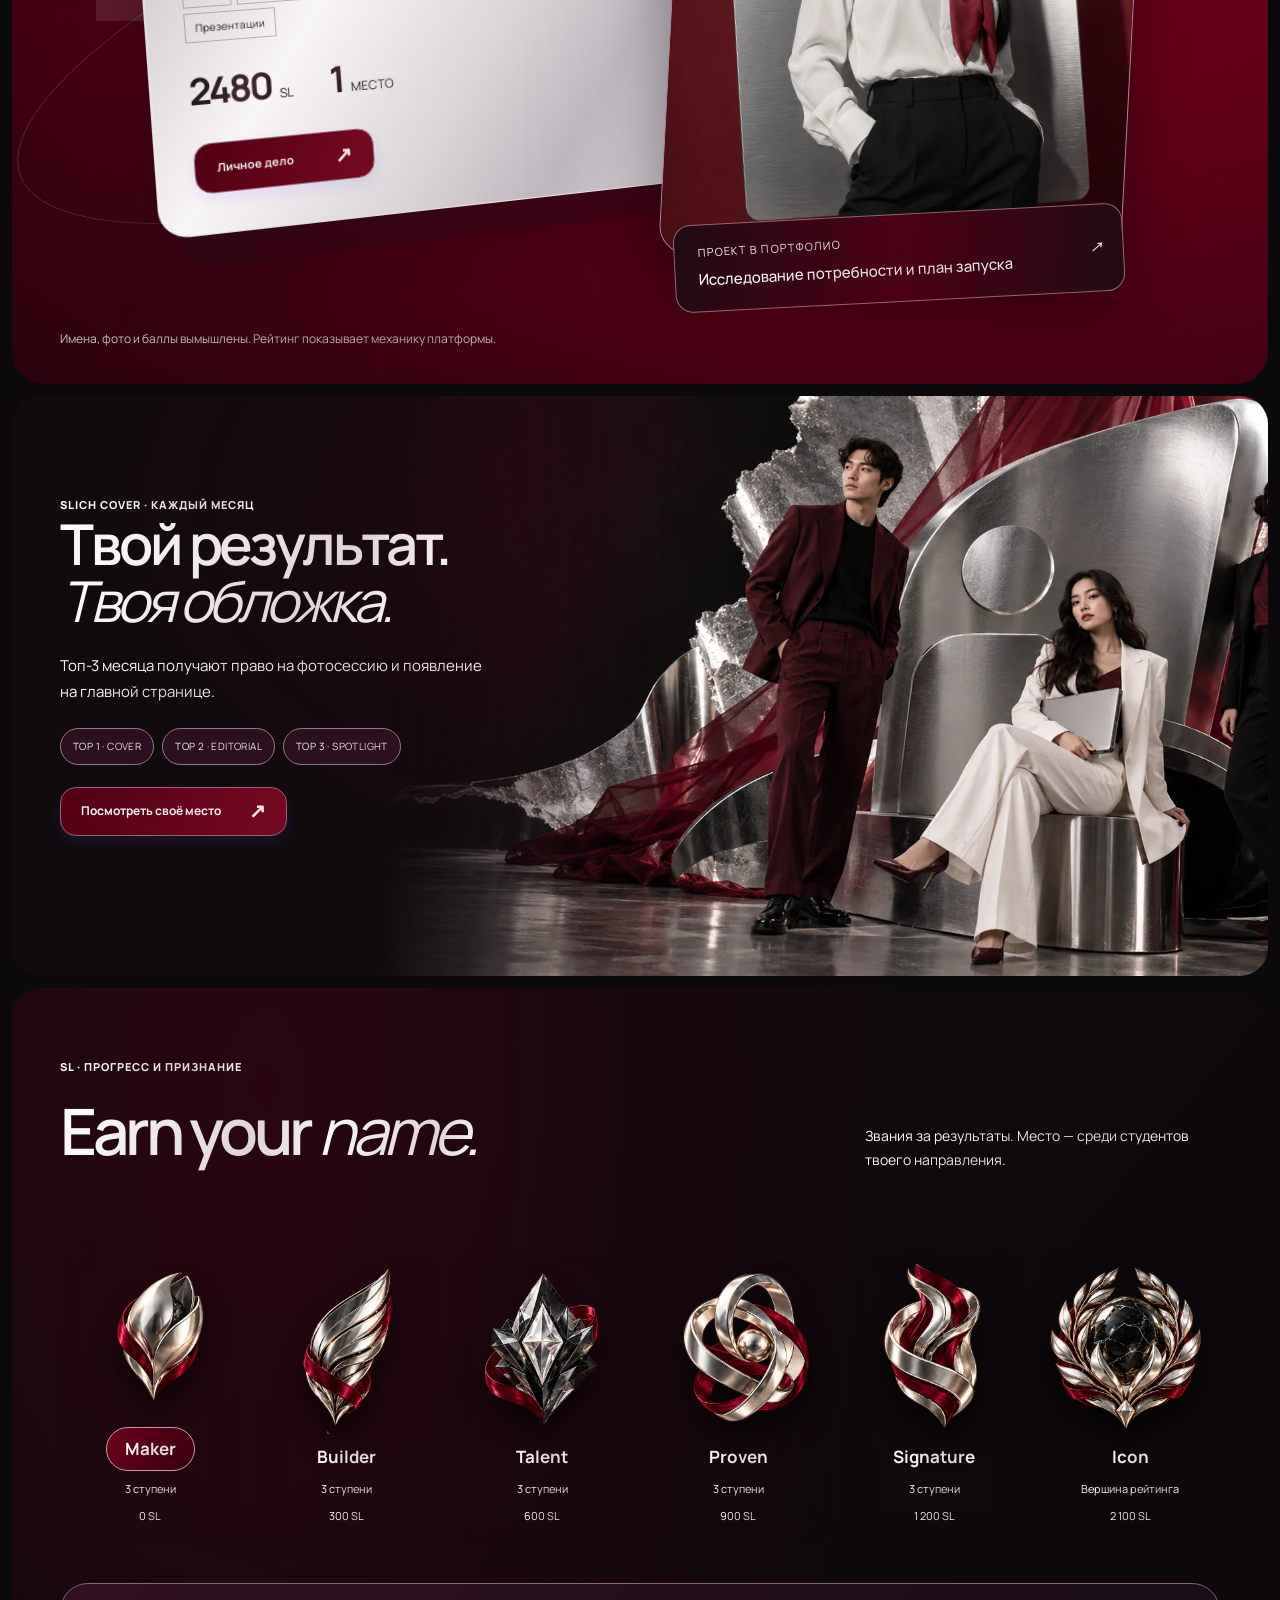
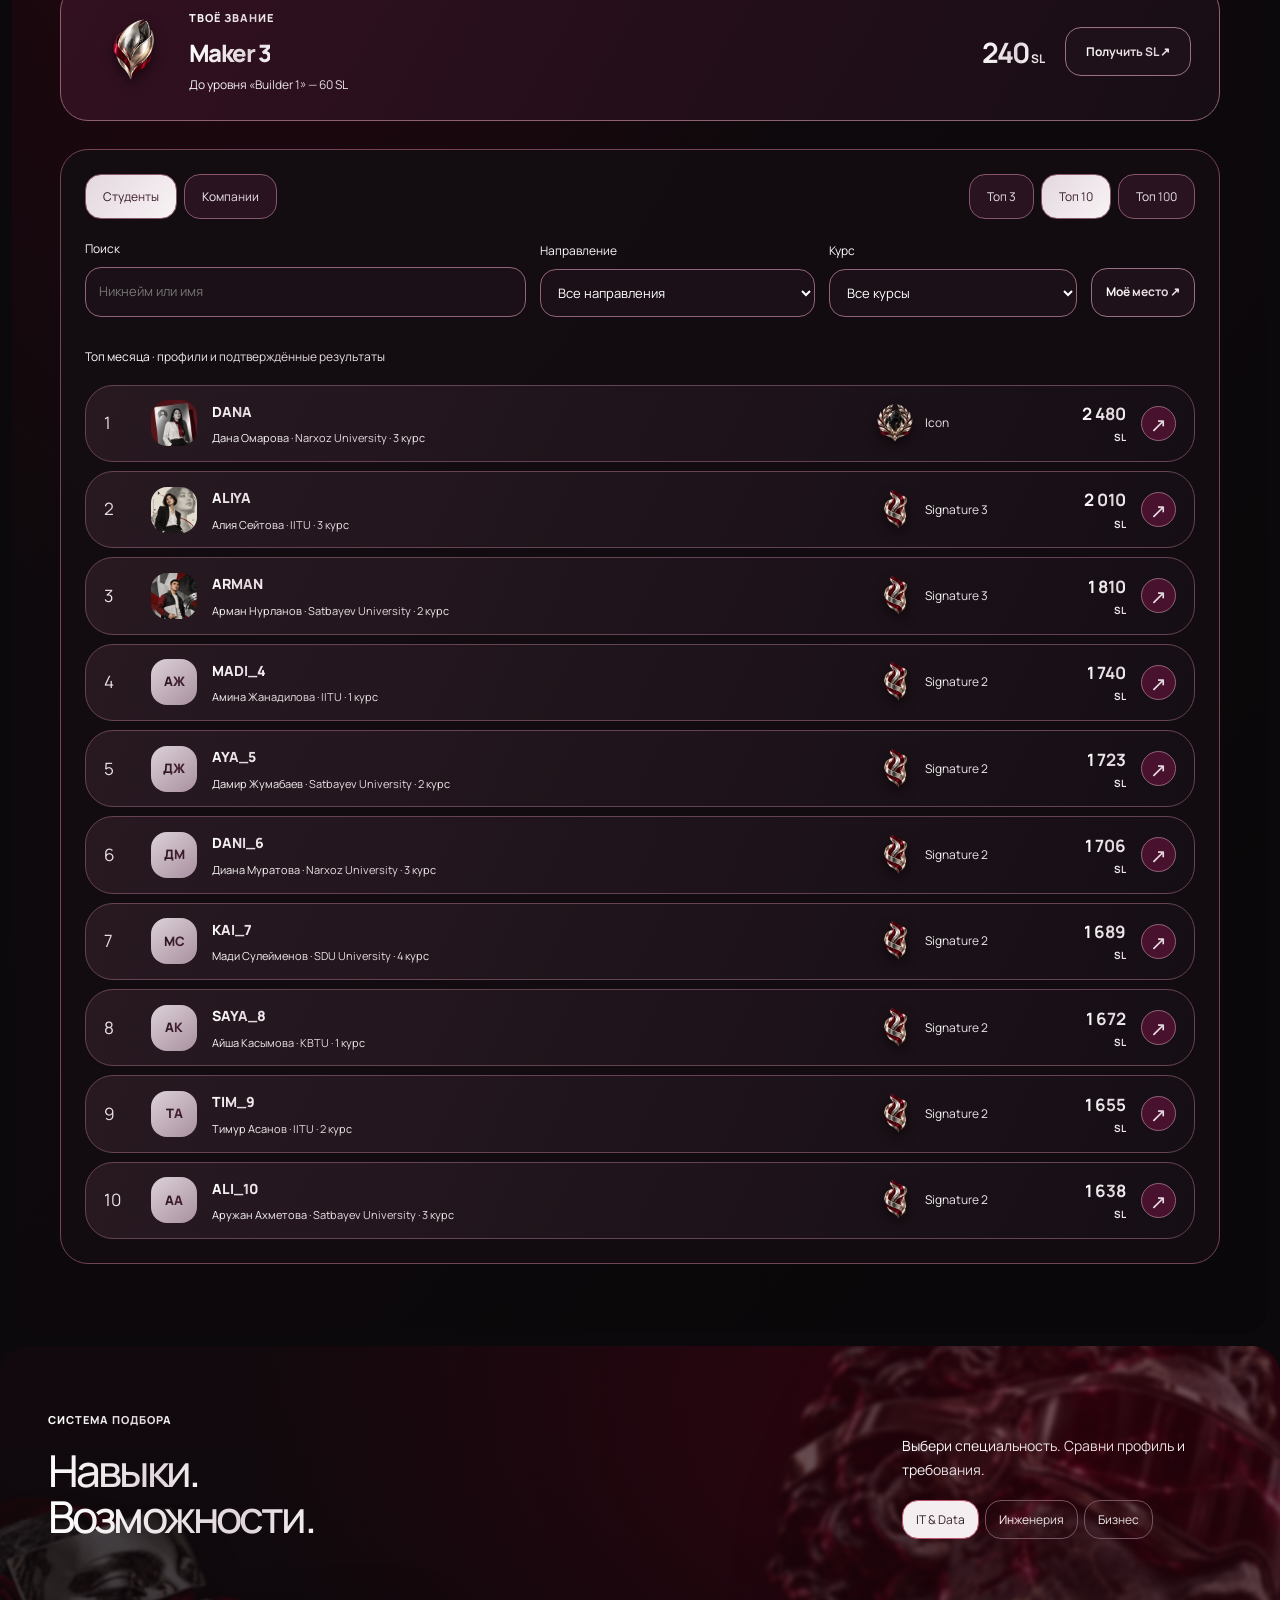
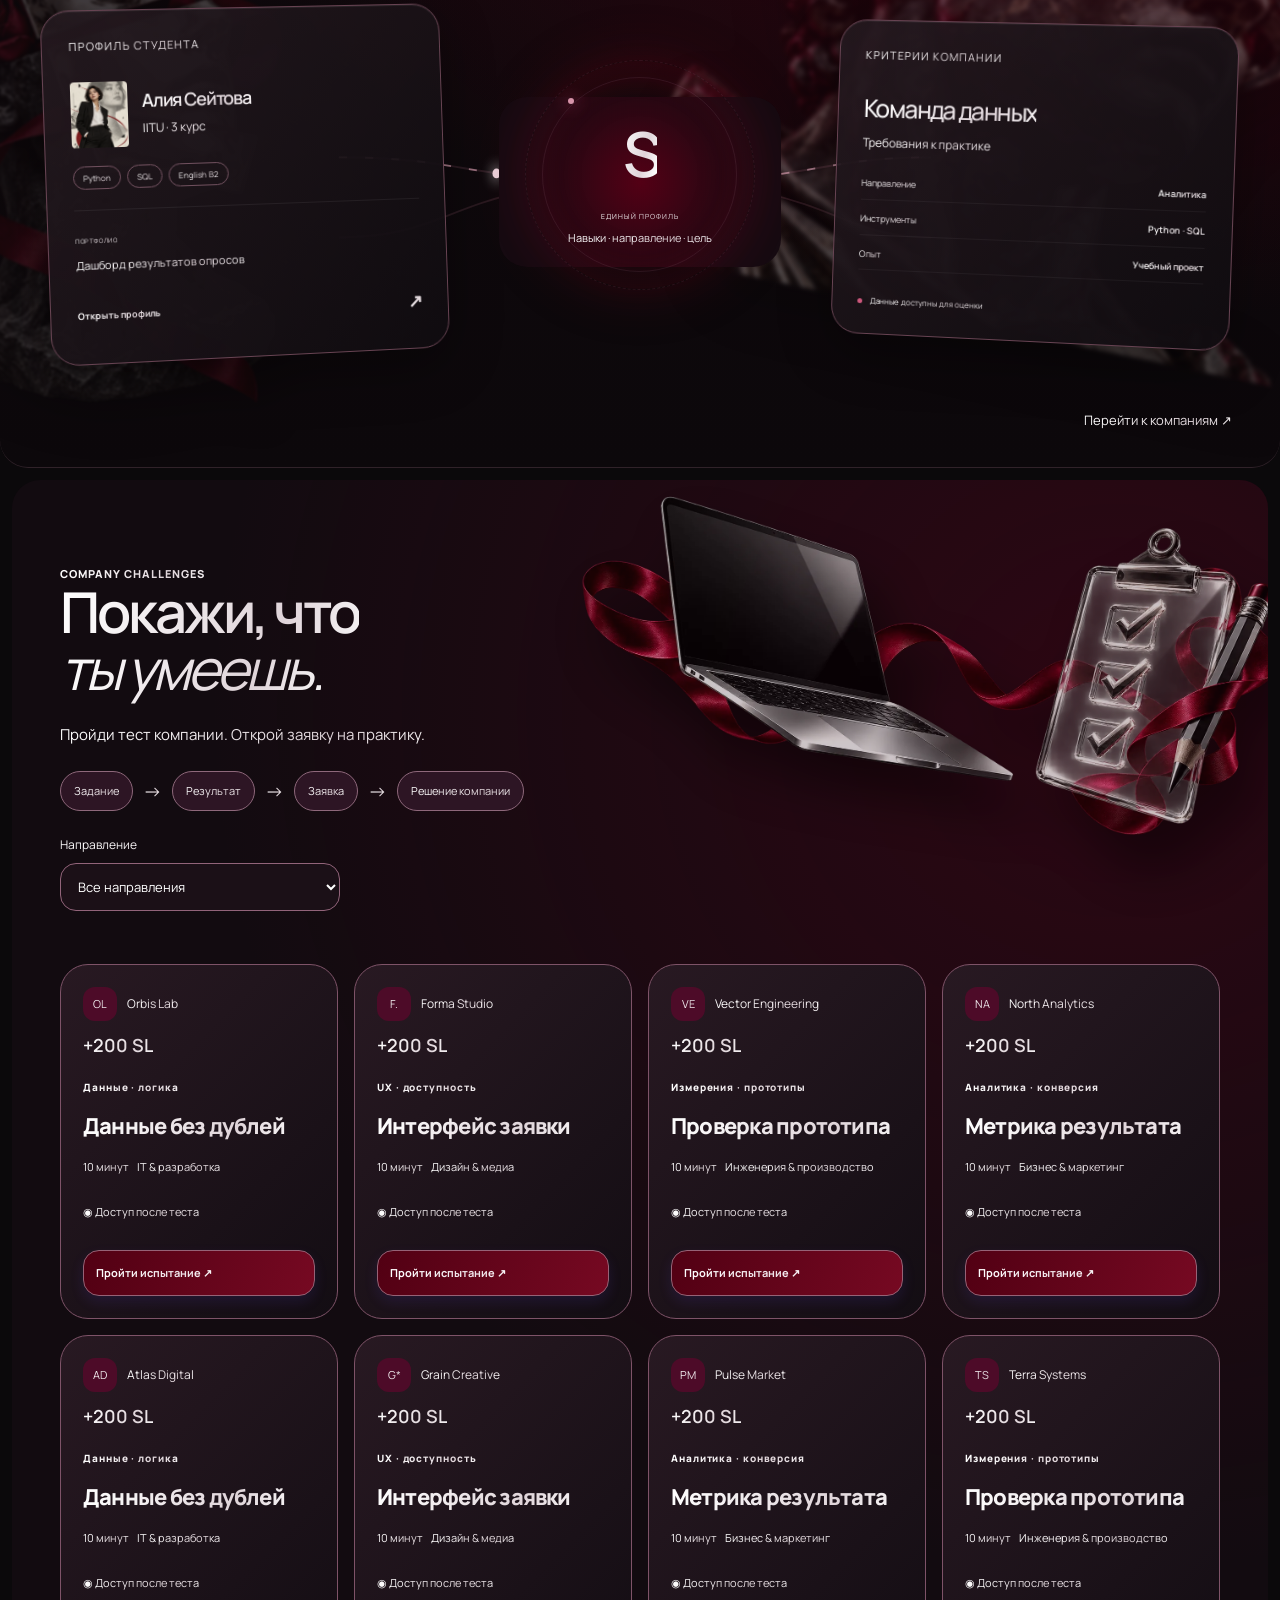
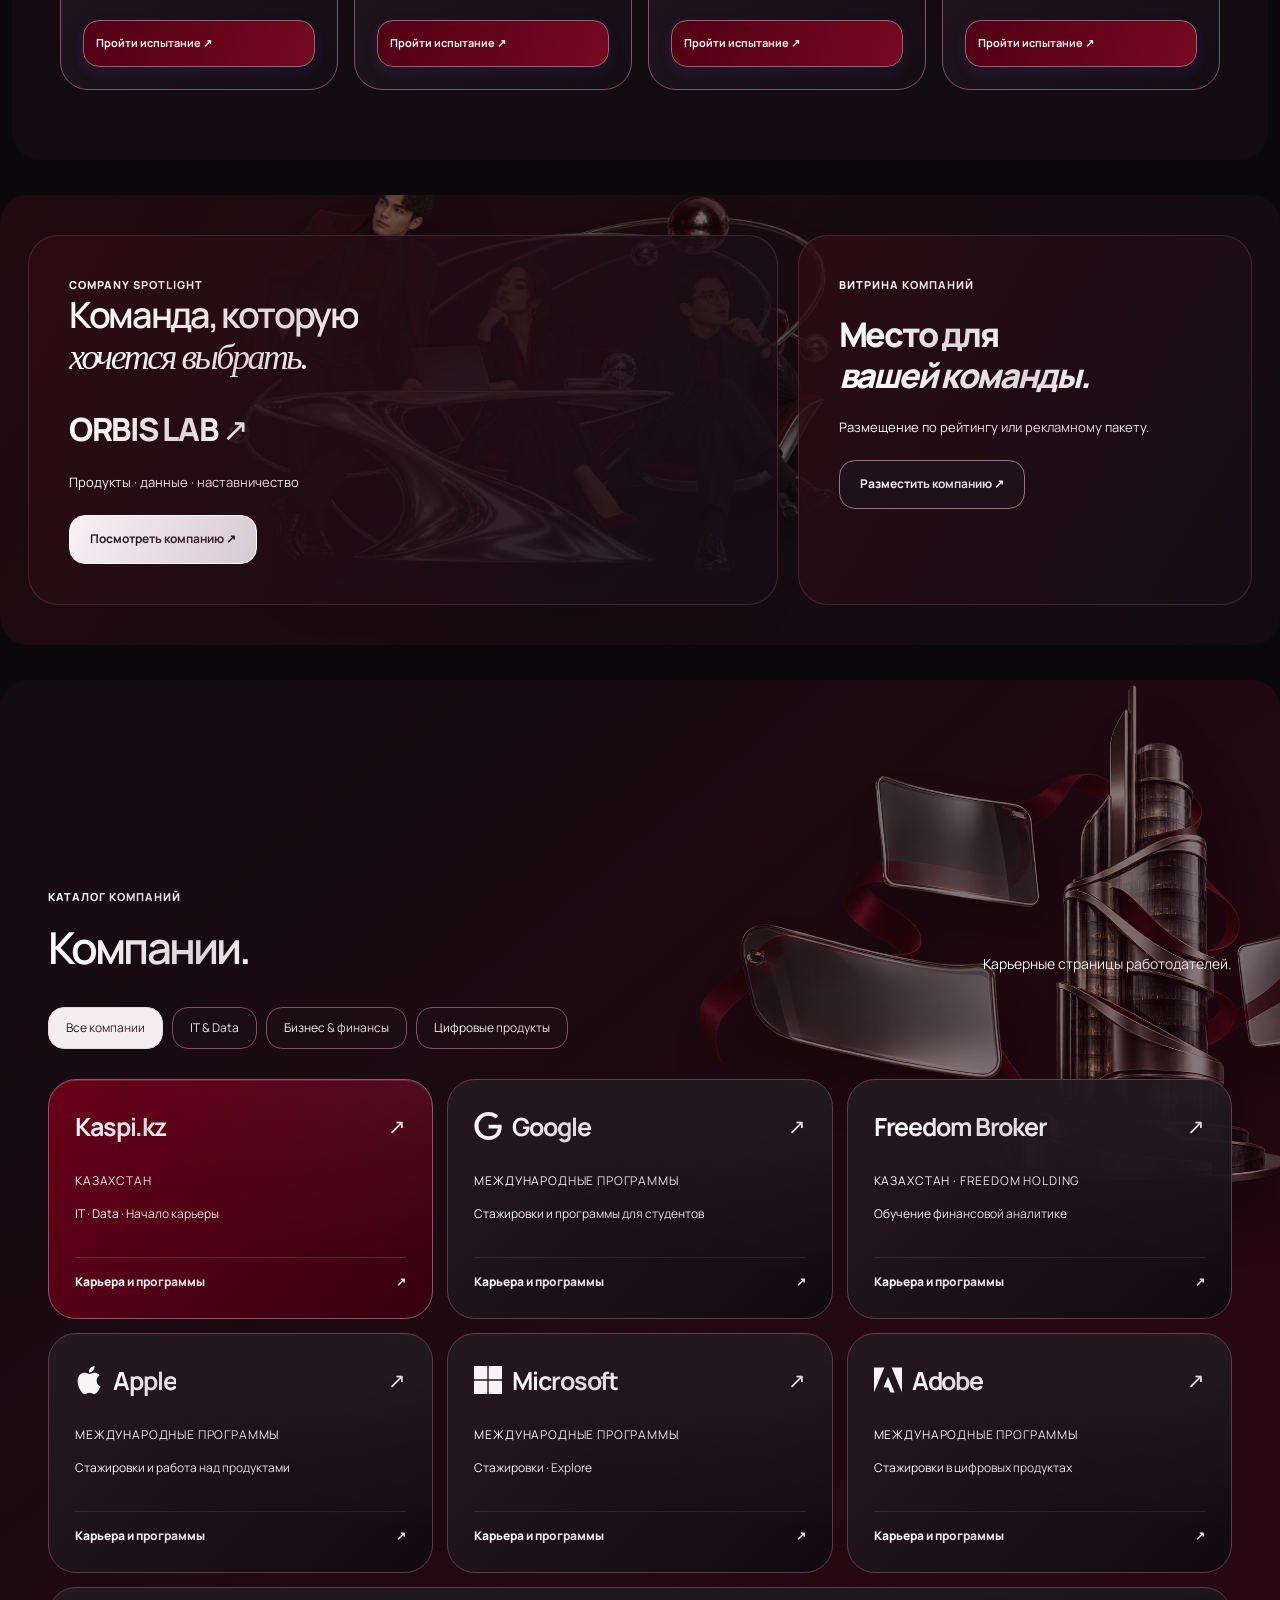
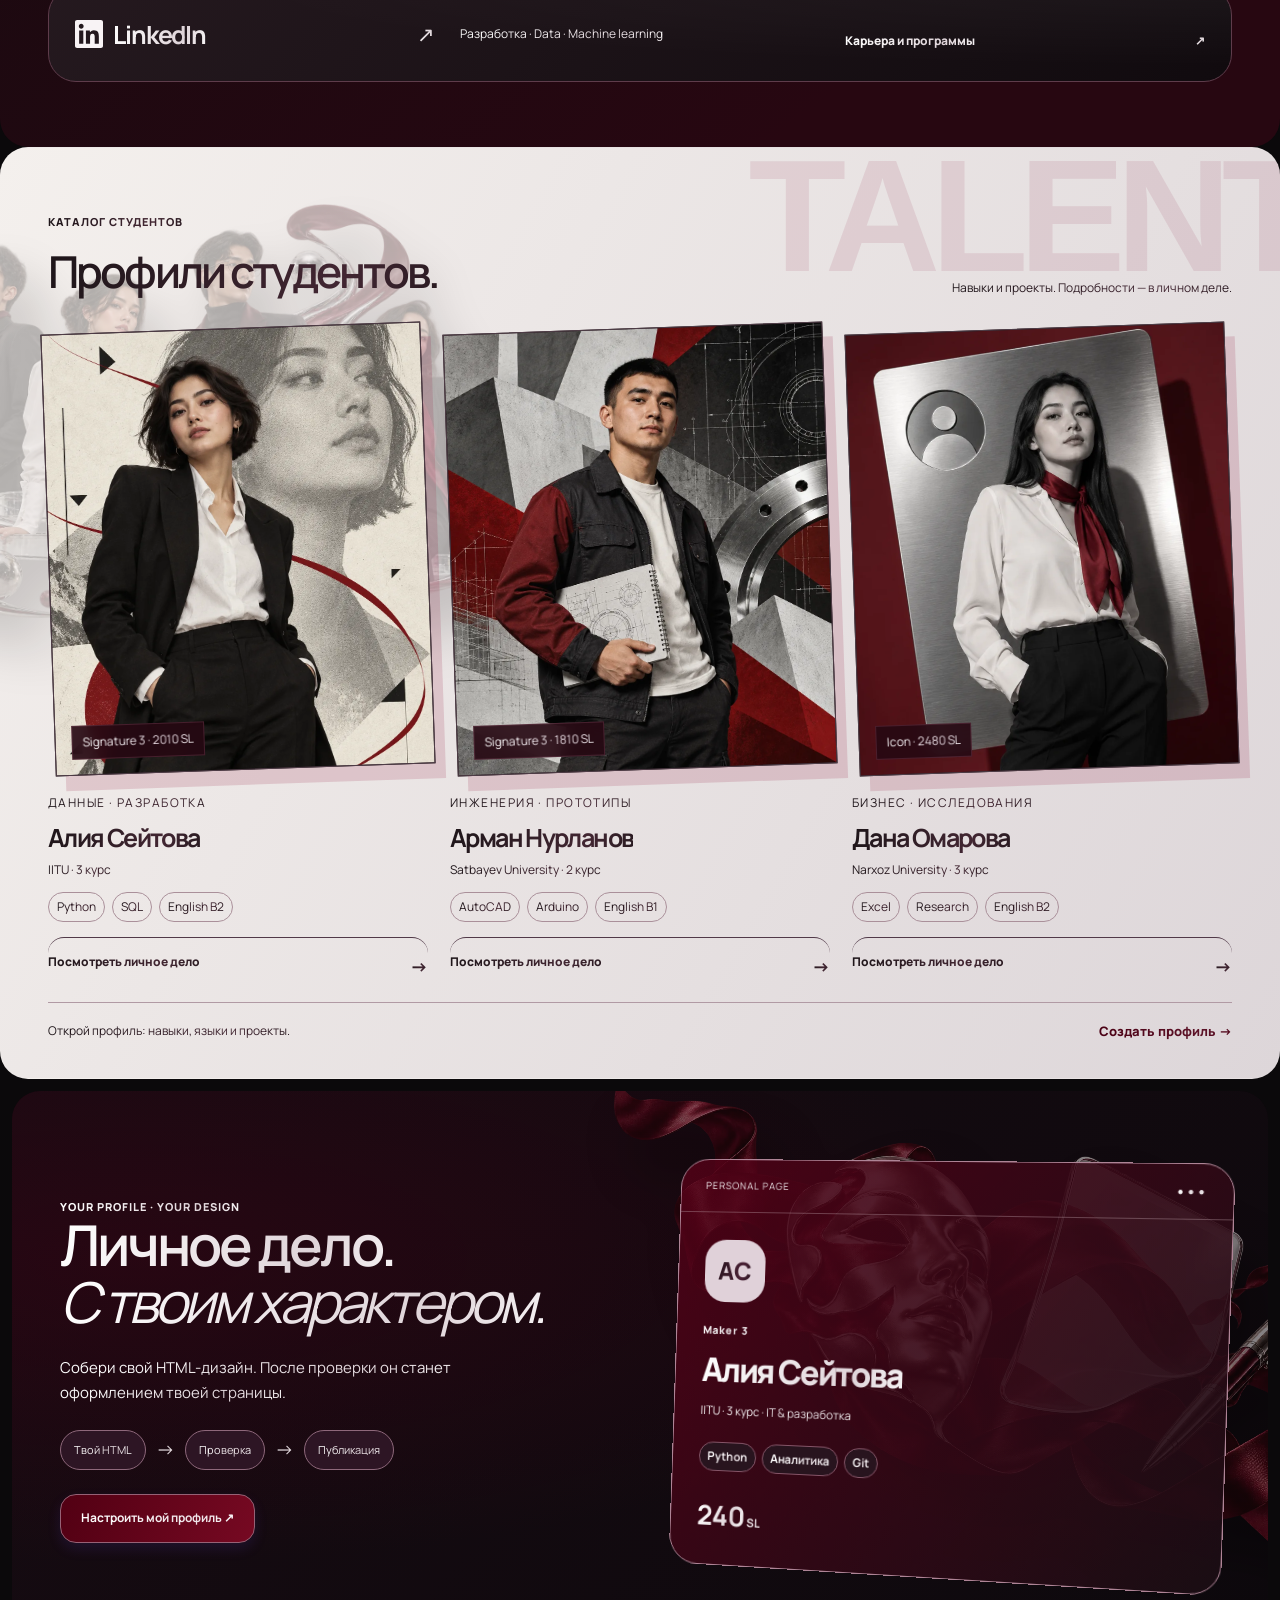
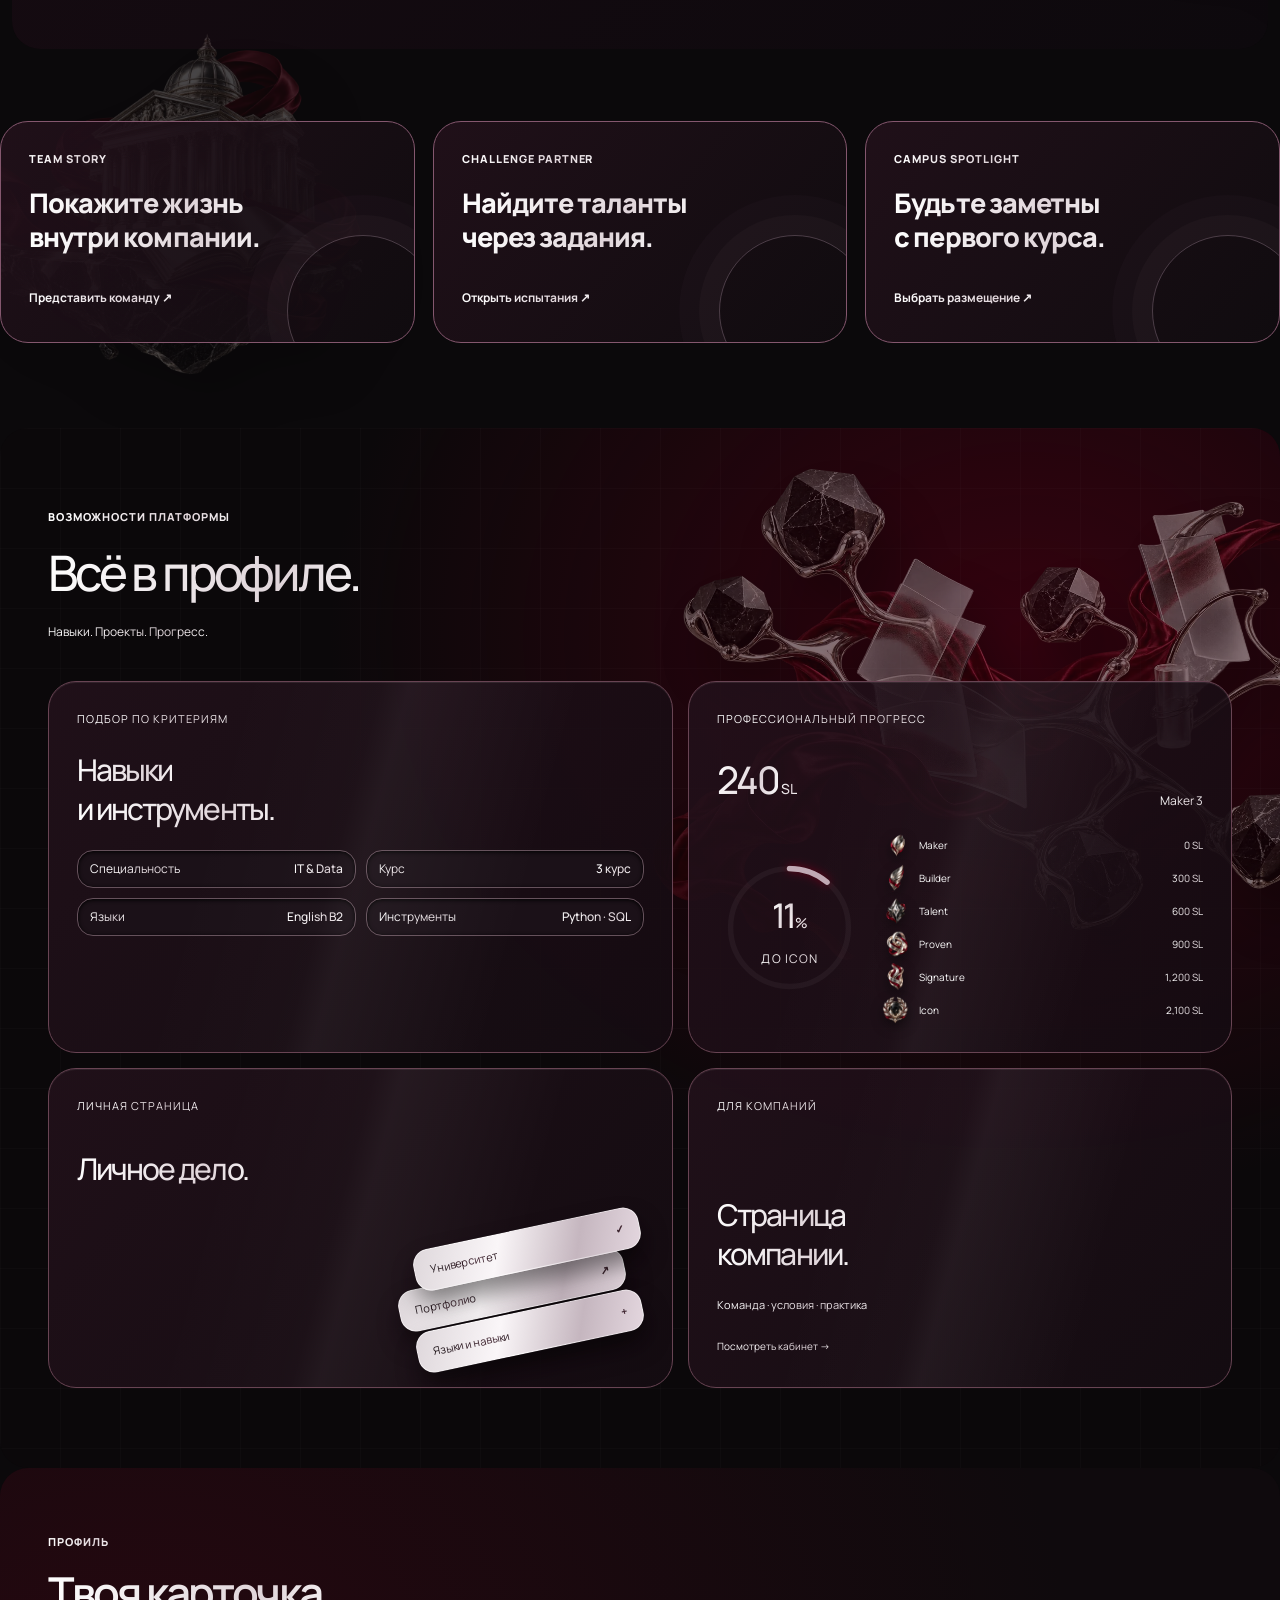
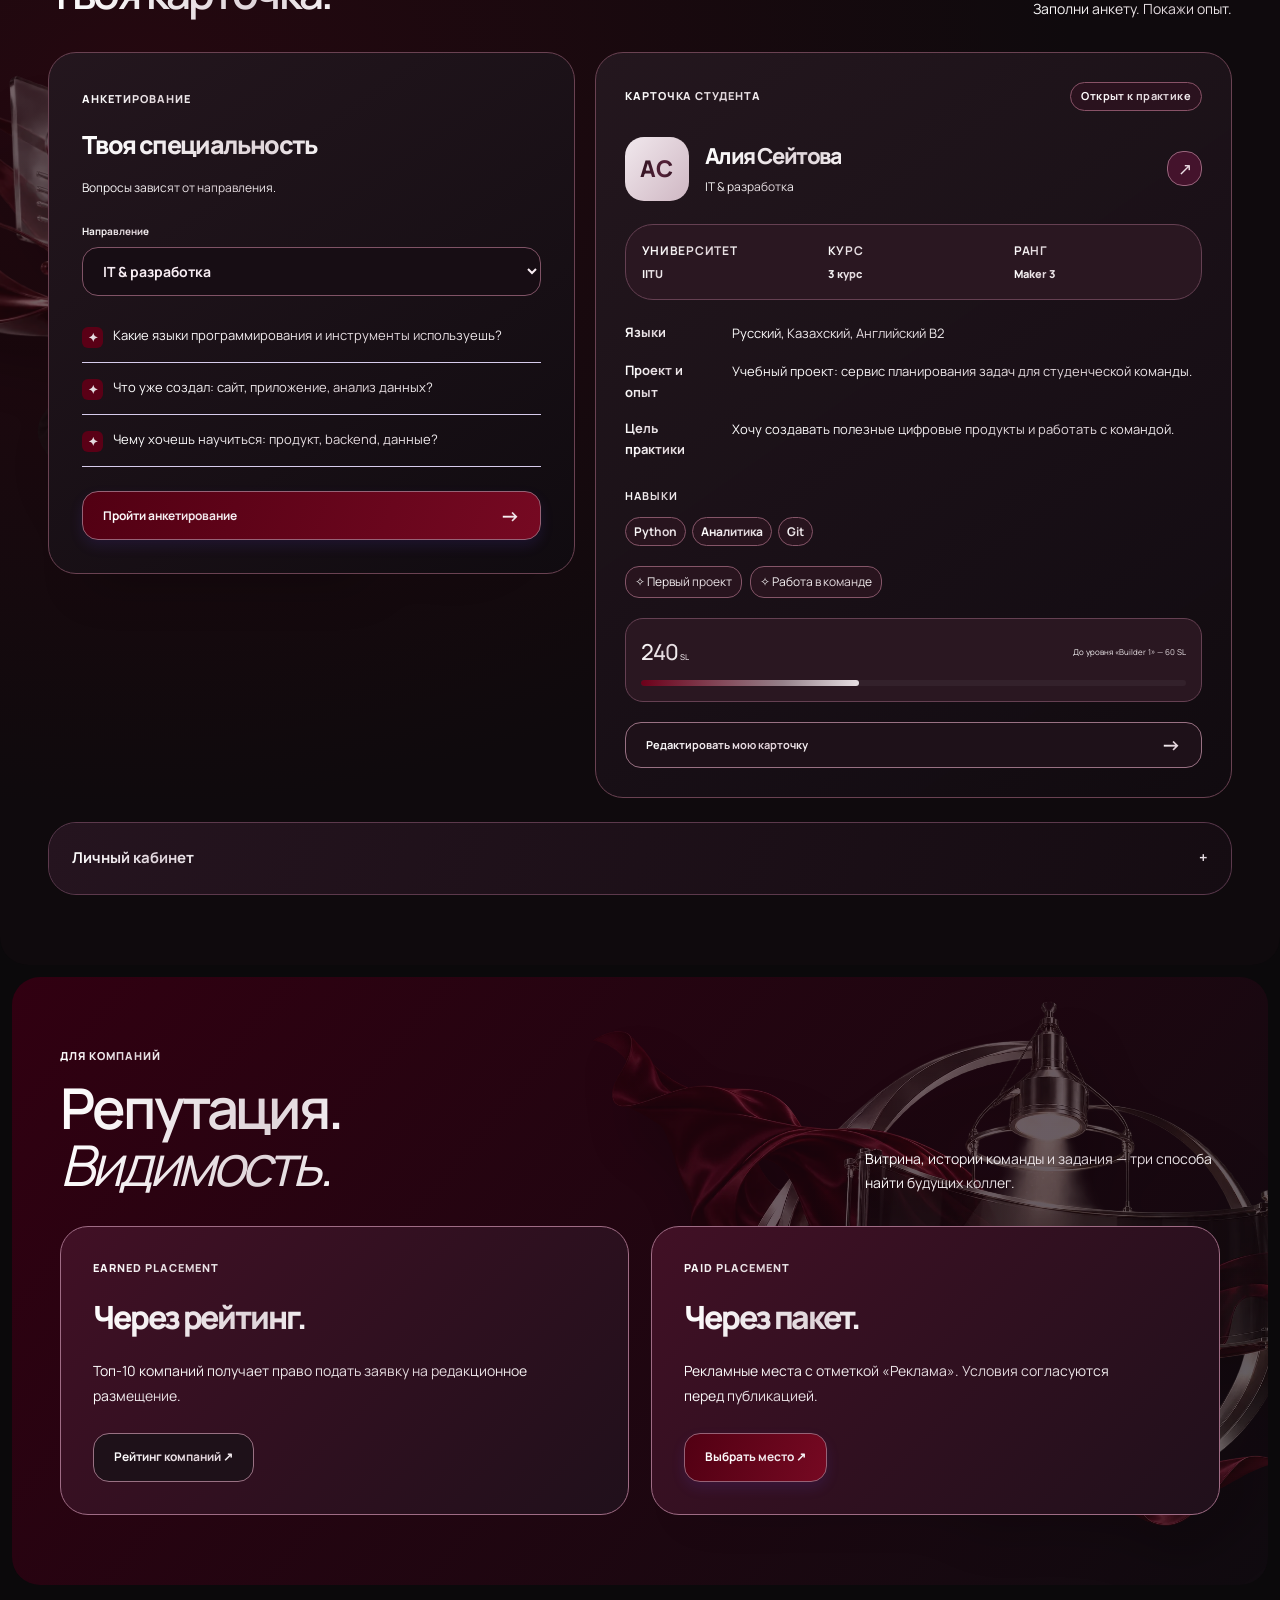
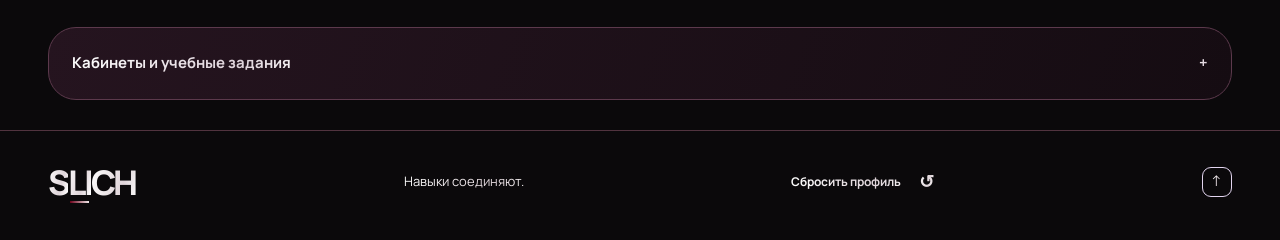
<file: slich/index.html>
<!DOCTYPE html>

<html lang="ru"><head>
<meta charset="utf-8"/><meta content="width=device-width,initial-scale=1" name="viewport"/><meta content="#080709" name="theme-color"/>
<meta content="SLICH — профили студентов, навыки, практика, работа и подбор команды." name="description"/><title>SLICH — навыки, практика и карьера</title>
<link href="data:image/svg+xml,%3Csvg xmlns='http://www.w3.org/2000/svg' viewBox='0 0 64 64'%3E%3Crect width='64' height='64' rx='20' fill='%236d001a'/%3E%3Cpath d='M19 40L40 19M19 19h21v21' fill='none' stroke='white' stroke-width='7' stroke-linecap='round' stroke-linejoin='round'/%3E%3C/svg%3E" rel="icon"/>
<style>@font-face {
  font-family: 'Manrope';
  font-style: normal;
  font-weight: 400;
  font-display: swap;
  src: url(slich-assets/Manrope-0.woff2) format('truetype');
}
@font-face {
  font-family: 'Manrope';
  font-style: normal;
  font-weight: 500;
  font-display: swap;
  src: url(slich-assets/Manrope-1.woff2) format('truetype');
}
@font-face {
  font-family: 'Manrope';
  font-style: normal;
  font-weight: 600;
  font-display: swap;
  src: url(slich-assets/Manrope-2.woff2) format('truetype');
}
@font-face {
  font-family: 'Manrope';
  font-style: normal;
  font-weight: 700;
  font-display: swap;
  src: url(slich-assets/Manrope-3.woff2) format('truetype');
}
@font-face {
  font-family: 'Manrope';
  font-style: normal;
  font-weight: 800;
  font-display: swap;
  src: url(slich-assets/Manrope-4.woff2) format('truetype');
}

:root{--purple:#6946f5;--purple-dark:#5030ce;--ink:#211c3b;--muted:#77758c;--bg:#f7f8fc;--line:#e8e8f2;--blue:#dceaff;--peach:#ffe4d7;--lilac:#eee8ff;--scroll:0;--font:Manrope,Arial,sans-serif;--display:Unbounded,Arial,sans-serif}
*{box-sizing:border-box}html{scroll-behavior:smooth;scroll-padding-top:100px}body{margin:0;color:var(--ink);background:var(--bg);font:15px/1.65 var(--font);-webkit-font-smoothing:antialiased}button,input,select,textarea{font:inherit}button{color:inherit;cursor:pointer}a{color:inherit;text-decoration:none}h1,h2,h3,h4,p{margin:0}h1,h2{font-family:var(--display);font-weight:500;letter-spacing:-.045em;line-height:1.25}h3,h4{font-weight:750;letter-spacing:-.025em;line-height:1.4}button,a,input,select,textarea,summary{outline-offset:4px}button:focus-visible,a:focus-visible,input:focus-visible,select:focus-visible,textarea:focus-visible,summary:focus-visible{outline:3px solid #ab95ff}button,a{touch-action:manipulation}svg{display:block}button{transition:background .2s,transform .2s}button:disabled{cursor:default;opacity:.65}button:disabled:hover{transform:none}.wrap{max-width:1280px;margin:auto;padding-left:48px;padding-right:48px}.section{padding-top:78px;padding-bottom:78px}.section-top{display:flex;align-items:end;justify-content:space-between;gap:50px;margin-bottom:32px}.section-top h2{font-size:35px;margin-top:14px}.section-top h2>span{color:var(--purple)}.section-description{font-size:14px;line-height:1.85;color:var(--muted);max-width:355px}.eyebrow{font-size:10px;letter-spacing:.12em;font-weight:700;color:var(--purple);display:flex;gap:9px;align-items:center}.overline,.small-label,.tiny-label{font-size:10px;font-weight:700;letter-spacing:.09em;color:#88859c}.small-dot{display:inline-block;width:7px;height:7px;border-radius:50%;background:var(--purple)}.button{min-height:49px;padding:12px 20px;display:inline-flex;justify-content:space-between;align-items:center;gap:28px;border:1px solid transparent;border-radius:12px;font-weight:700;font-size:12px;line-height:1.5;transition:transform .2s,background .2s}.button>span{font-size:20px;line-height:1}.button:hover{transform:translateY(-2px)}.primary,.ink{background:var(--purple);color:white;box-shadow:0 6px 14px #6946f51f}.primary:hover,.ink:hover{background:var(--purple-dark)}.secondary{background:white;color:var(--purple);border-color:#ddd5ff}.secondary:hover{background:#f3efff}.white{background:white;color:var(--purple);border-color:white}.full{width:100%}.text-link{font-size:12px;font-weight:700;color:var(--purple);border:0;background:none;display:inline-flex;align-items:center;justify-content:space-between;gap:18px;padding:6px 0}.text-link>span{font-size:18px}.pill{display:inline-flex;align-items:center;gap:6px;font-size:9px;font-weight:700;letter-spacing:.035em;border-radius:30px;padding:5px 10px;background:#f3f1fb;color:#877ca5;line-height:1.5;white-space:nowrap}.status-pill{background:#e9f6f0;color:#3d9770}.icon-button{width:35px;height:35px;border:1px solid #ded8f3;background:#f8f6ff;border-radius:10px;color:var(--purple);font-size:17px}.skip{position:fixed;top:10px;left:10px;z-index:100;background:var(--purple);color:white;padding:10px 20px;transform:translateY(-200%)}.skip:focus{transform:none}.reading-line{height:3px;width:100%;position:fixed;top:0;left:0;z-index:100;background:var(--purple);transform:scaleX(var(--scroll));transform-origin:left}
.header{height:78px;background:#ffffffed;border-bottom:1px solid var(--line);position:sticky;top:0;z-index:50;backdrop-filter:blur(12px)}.header-inner{height:100%;max-width:1280px;padding:0 48px;margin:auto;display:flex;align-items:center;gap:40px}.brand{display:inline-flex;align-items:center;gap:10px;font-family:var(--display);font-weight:600;letter-spacing:-.06em;font-size:22px;line-height:1}.brand-icon{display:grid;place-items:center;background:var(--purple);color:white;border-radius:12px;width:35px;height:35px;font:700 27px/1 var(--font);letter-spacing:0}.brand-beta{font:700 8px/1 var(--font);letter-spacing:.03em;color:var(--purple);background:var(--lilac);padding:5px 7px;border-radius:5px;margin:0 0 0 1px;align-self:start}.header nav{display:flex;gap:26px;margin-left:auto}.header nav a{font-size:11px;font-weight:700;color:#807b95}.header nav a:hover{color:var(--purple)}.header-cta{border:0;padding:11px 16px;background:var(--purple);border-radius:10px;color:white;font-size:10px;font-weight:700;display:flex;gap:19px;align-items:center;white-space:nowrap}.header-cta span{font-size:18px}.menu-toggle{display:none;background:none;border:0;padding:10px}.menu-toggle span{width:21px;height:2px;background:var(--ink);display:block;margin:5px 0;border-radius:2px}.mobile-menu{position:fixed;top:78px;left:16px;right:16px;z-index:49;display:flex;flex-direction:column;gap:14px;background:white;border:1px solid var(--line);border-radius:16px;padding:22px;box-shadow:0 20px 45px #29204422;font-size:13px;font-weight:650}.mobile-menu[hidden]{display:none}.mobile-menu button{border:0;border-radius:9px;background:var(--lilac);color:var(--purple);padding:12px;text-align:left;font-size:12px;font-weight:700}
.hero{padding-top:40px;padding-bottom:26px}.intro{display:grid;grid-template-columns:1.5fr 1fr;gap:80px;align-items:center;margin-bottom:33px}.intro h1{font-size:44px;line-height:1.2;margin-top:14px;letter-spacing:-.055em}.intro h1>span{color:var(--purple)}.hero-description{font-size:13px;color:var(--muted);line-height:1.8;max-width:425px;margin:17px 0 20px}.hero-actions{display:flex;gap:12px;flex-wrap:wrap}.intro-note{position:relative;padding:12px 0 10px 60px;max-width:365px;justify-self:end}.note-icon{position:absolute;left:0;top:17px;color:var(--purple);background:#e5ddff;border-radius:17px;width:43px;height:43px;display:grid;place-items:center;font-size:24px}.intro-note>span{font-size:8px;letter-spacing:.13em;color:#8e87a4;font-weight:700}.intro-note>p{font-size:17px;line-height:1.6;margin:10px 0 15px;color:#9690a4}.intro-note strong{color:#615773;font-weight:600}.demo-counts{display:flex;gap:20px}.demo-counts>span{font-size:8px;color:#908a9f}.demo-counts b{display:block;font-family:var(--display);font-size:22px;color:var(--ink);font-weight:600;line-height:1.4}.intro-note>small{display:block;color:#a19aaf;font-size:8px;margin-top:7px}.platform-preview{border:1px solid #e2dff0;border-radius:22px;display:grid;grid-template-columns:64px 1fr;background:white;box-shadow:0 12px 48px #39216d0a;overflow:hidden}.preview-rail{padding:22px 10px;background:#f4f1ff;border-right:1px solid #e9e3fb;display:flex;align-items:center;flex-direction:column;gap:10px}.rail-icon{width:35px;height:35px;color:#a095ba;display:grid;place-items:center;font-size:21px;border-radius:10px}.rail-icon.active{background:var(--purple);color:white}.rail-icon:hover{background:#e3dbfb;color:var(--purple)}.rail-bottom{font:600 22px var(--display);letter-spacing:-.05em;color:#c4b7e7;margin-top:auto}.preview-main{padding:21px 25px 0;min-width:0}.preview-heading{display:flex;justify-content:space-between;align-items:center;gap:15px;margin-bottom:19px}.preview-heading h2{font-family:var(--font);font-weight:800;font-size:21px;letter-spacing:-.035em;margin-top:4px}.preview-heading .overline{font-size:8px}.demo-tag{font-size:8px;background:#faf3e4;color:#ac8c3f;border:1px solid #efe3c7;padding:5px 10px;border-radius:20px;white-space:nowrap}.preview-content{display:grid;grid-template-columns:1.1fr 1fr .85fr;gap:17px}.daily-card{background:var(--purple);border-radius:14px;color:white;position:relative;isolation:isolate;overflow:hidden;padding:17px 19px 19px;display:flex;flex-direction:column}.daily-top{display:flex;align-items:center;justify-content:space-between}.daily-top .pill{color:#e1d9ff;background:#ffffff1c;font-size:7px;padding:4px 8px}.arrow-square{font-size:18px;color:#ae9aff}.daily-card h3{font-size:19px;line-height:1.45;font-weight:650;letter-spacing:-.035em;margin:12px 0 10px}.daily-card p{font-size:10px;color:#d6caff;line-height:1.7;max-width:230px;margin-bottom:15px}.daily-card .button{margin-top:auto;min-height:38px;padding:9px 12px;font-size:9px;border-radius:8px;max-width:220px;gap:20px}.daily-blocks{position:absolute;right:-14px;bottom:10px;z-index:-1;transform:rotate(-20deg);display:grid;grid-template-columns:repeat(2,32px);gap:7px;opacity:.15}.daily-blocks i{background:#d7cbff;height:32px;border-radius:7px}.daily-blocks i:nth-child(2){border-radius:50%}.daily-blocks i:nth-child(3){background:#ffbe81;border-radius:50%}.level-card{border:1px solid #ebe9f4;border-radius:14px;padding:17px 19px;background:#fcfbff}.level-top{display:flex;justify-content:space-between;align-items:center}.level-top .overline{font-size:8px}.level-badge{font-size:7px;background:var(--lilac);color:var(--purple);border-radius:7px;padding:5px 7px;display:flex;gap:4px;align-items:center}.level-badge b{font-size:10px}.level-number{font-family:var(--display);font-size:36px;font-weight:600;line-height:1.3;letter-spacing:-.045em;margin:13px 0 4px;color:var(--purple)}.level-number>span{font-family:var(--font);font-size:10px;color:#aba0c7;letter-spacing:0}.level-card>h3{font-size:12px;line-height:1.4;margin-bottom:12px;font-weight:750}.progress-line{height:6px;background:#e6e0f5;border-radius:10px;overflow:hidden}.progress-line>span{display:block;height:100%;width:5%;background:var(--purple);transition:width .6s;border-radius:10px}.next-rank{font-size:8px;color:#9d94b1;line-height:1.8;margin-top:6px}.level-mini{display:flex;flex-direction:column;gap:8px;margin-top:15px}.level-mini>div{display:flex;align-items:center;gap:7px;font-size:8px;color:#8e849f}.mini-icon{display:grid;place-items:center;height:19px;width:19px;border-radius:5px;font-size:10px;font-weight:800}.lilac{background:var(--lilac);color:var(--purple)}.blue{background:var(--blue);color:#4c86d9}.peach{background:var(--peach);color:#cf865d}.preview-person{display:flex;flex-direction:column;align-items:center;text-align:center;padding:22px 15px 14px;border:1px solid #edeaf6;border-radius:14px}.avatar{height:51px;width:51px;background:#dcd1ff;color:var(--purple);display:grid;place-items:center;border-radius:16px;font-weight:800;font-size:17px;flex-shrink:0}.preview-person h3{font-size:14px;margin-top:11px;overflow-wrap:anywhere}.preview-person p{font-size:8px;color:#9a91ac;line-height:1.7;margin:5px 0 9px}.preview-person .status-pill{font-size:7px;padding:4px 8px}.mini-tags{display:flex;gap:6px;flex-wrap:wrap;margin-top:15px}.mini-tags>span{font-size:9px;font-weight:650;background:#f0ecfa;color:#827397;border:1px solid #e6def4;padding:4px 8px;border-radius:6px;overflow-wrap:anywhere;max-width:100%;line-height:1.6}.preview-person .mini-tags{justify-content:center;margin-top:12px}.preview-person .mini-tags>span{font-size:7px;padding:3px 5px;border-radius:4px}.preview-person .text-link{font-size:8px;margin-top:auto;padding-top:13px;gap:7px}.preview-person .text-link>span{font-size:13px}.role-footer{display:flex;justify-content:space-between;align-items:center;gap:15px;padding:17px 0}.role-switch{display:flex;gap:3px;padding:3px;border:1px solid #e9e3f6;background:#f8f6fe;border-radius:8px;flex-shrink:0}.role-switch button{background:none;border:0;font-size:8px;padding:5px 10px;border-radius:5px;color:#998eae;font-weight:750}.role-switch button.active{background:white;color:var(--purple);box-shadow:0 1px 4px #b6a7d33b}.role-footer p{font-size:9px;color:#9b93ab;max-width:360px;line-height:1.7;text-align:right}
.quest-workspace{display:grid;grid-template-columns:230px 1fr;border:1px solid var(--line);background:white;border-radius:20px;overflow:hidden}.quest-sidebar{background:#f0edfc;border-right:1px solid #e6def8;padding:28px 26px}.quest-total{font-family:var(--display);font-size:32px;font-weight:500;letter-spacing:-.05em;line-height:1.5;margin-top:15px;color:var(--purple)}.quest-total>span{font-family:var(--font);font-size:10px;letter-spacing:0;color:#a399b5}.quest-sidebar>p{font-size:11px;color:#988ba9;font-weight:750;margin-top:1px}.rank-ladder{display:flex;flex-direction:column;gap:0;position:relative;margin:28px 0}.rank-ladder>div{position:relative;display:grid;grid-template-columns:28px 1fr;gap:0 9px;padding:12px 0}.rank-ladder>div:not(:last-child):after{content:'';position:absolute;left:13px;top:38px;bottom:-8px;width:2px;background:#ddd4f0}.rank-ladder i{grid-row:span 2;height:28px;width:28px;border:1px solid #d9d0e9;border-radius:50%;display:grid;place-items:center;background:#f0edfc;position:relative;z-index:1;font-size:9px;font-style:normal;color:#b1a4c0}.rank-ladder strong{font-size:10px;font-weight:750;color:#a597b6}.rank-ladder>div>span{font-size:8px;color:#b1a4be}.rank-ladder>div.reached i{background:#e2d9fb;border-color:#d5c5ff;color:#8663d8}.rank-ladder>div.reached strong{color:#836aab}.rank-ladder>div.current i{background:var(--purple);color:white;box-shadow:0 0 0 4px #e5dafa}.rank-ladder>div.current strong{color:var(--purple)}.quest-sidebar>.text-link{font-size:9px}.quest-main{padding:28px}.task-heading{display:flex;justify-content:space-between;align-items:center;gap:14px;margin-bottom:24px}.task-heading h3{font-size:20px}.task-heading p{font-size:10px;color:#9c93ad;margin-top:4px}.tasks-grid{display:grid;grid-template-columns:repeat(3,1fr);gap:15px}.task-card{border:1px solid #e5dff0;background:#fff;border-radius:14px;padding:19px;min-height:258px;display:flex;flex-direction:column;transition:transform .25s,box-shadow .25s}.task-card:hover{transform:translateY(-4px);box-shadow:0 10px 24px #654ea51a}.task-card:nth-child(1){background:#f7f3ff;border-color:#e7dcff}.task-card:nth-child(2){background:#f2f7ff;border-color:#dce8ff}.task-card:nth-child(3){background:#fff6f1;border-color:#ffe2d3}.task-card-top{display:flex;flex-direction:column-reverse;align-items:start;gap:12px;color:#a296b5;font-size:7px;font-weight:700;letter-spacing:.04em}.task-card-top>b{font-family:var(--display);font-size:23px;letter-spacing:-.05em;font-weight:500;color:var(--purple)}.task-card:nth-child(2) .task-card-top>b{color:#3d80d7}.task-card:nth-child(3) .task-card-top>b{color:#d98556}.task-card-top>b>small{font:700 9px var(--font);letter-spacing:0;margin-left:3px}.task-card h4{font-size:15px;line-height:1.5;margin:12px 0 9px}.task-card p{font-size:10px;line-height:1.8;color:#9b8eaa;margin-bottom:19px}.task-card button{margin-top:auto;border:0;background:#ffffffba;border-radius:7px;padding:9px 10px;font-size:8px;font-weight:750;color:var(--purple);display:flex;justify-content:space-between;gap:8px;align-items:center}.task-card button>span{font-size:15px}.task-card.completed{opacity:.78}.task-card.completed button{background:#e7f4ee;color:#5c9e7c}.quest-disclaimer{font-size:9px;color:#aba0b9;line-height:1.8;margin-top:17px}.motion-toggle{display:inline-flex;align-items:center;gap:10px;background:none;border:0;font-size:9px;font-weight:700;color:#a294b3;margin-top:12px;padding:0}.xp-strip{margin-top:22px;padding:20px 25px;background:white;border:1px solid var(--line);border-radius:14px;display:grid;grid-template-columns:repeat(3,1fr);gap:10px 20px}.xp-strip>div{display:flex;flex-direction:column;gap:3px}.xp-strip b{font-size:14px;color:var(--purple);font-weight:800}.xp-strip span{font-size:10px;color:#9b91ac}.xp-strip p{grid-column:1/-1;font-size:9px;color:#b0a6bb;line-height:1.8;margin-top:7px}
.companies-section{background:#eeeff9}.ranking-shell{border:1px solid #e1e0ef;border-radius:20px;padding:26px;background:#fff}.ranking-toolbar{display:flex;align-items:center;justify-content:space-between;gap:22px;margin-bottom:26px}.list-switch{display:flex;gap:3px;padding:4px;background:#f0ecfb;border-radius:10px}.list-switch button{background:none;border:0;padding:8px 16px;border-radius:7px;font-size:11px;font-weight:750;color:#9c8caf}.list-switch button.active{background:var(--purple);color:white}.ranking-filter{display:flex;align-items:center;gap:11px;font-size:10px;color:#9c92ad;font-weight:650}.ranking-filter select{border:1px solid #e4dff0;border-radius:8px;padding:9px 12px;font-size:10px;color:#786b8b;background:#fcfbff}.ranking-toolbar>.text-link{font-size:10px}.company-list{display:grid;grid-template-columns:repeat(3,1fr);gap:16px}.company-row{position:relative;border:1px solid #eae6f2;border-radius:14px;overflow:hidden;background:white;padding:21px;transition:transform .2s,box-shadow .2s}.company-row:hover{transform:translateY(-3px);box-shadow:0 8px 24px #715aa514}.company-row:nth-child(-n+3){border-color:#dfd4fb;background:linear-gradient(135deg,#f7f3ff,#ffffff)}.company-row:nth-child(2){background:linear-gradient(135deg,#f0f7ff,#fff);border-color:#d7e8ff}.company-row:nth-child(3){background:linear-gradient(135deg,#fff5ee,#fff);border-color:#ffe3d0}.company-identity{display:flex;gap:12px;align-items:center;margin-bottom:18px}.company-place{position:absolute;right:20px;top:18px;font-family:var(--display);font-size:11px;font-weight:500;color:#b0a5c1}.company-row:nth-child(-n+3) .company-place{color:var(--purple)}.company-logo{height:43px;width:43px;display:grid;place-items:center;border-radius:11px;background:#ebe4fc;color:#8665c8;font-size:14px;font-weight:800;flex-shrink:0}.company-row:nth-child(3n+2) .company-logo{background:#dfeeff;color:#6b98d5}.company-row:nth-child(3n) .company-logo{background:#ffe5d3;color:#cb9674}.company-name-button{font-size:15px;font-weight:800;text-align:left;line-height:1.4;background:none;border:0;padding:0;color:#51416a;letter-spacing:-.02em}.company-meta{font-size:8px;color:#a297b0;margin-top:4px}.company-domain{font-size:11px;color:#9785ab;line-height:1.8;min-height:46px}.company-domain>small{display:block;font-size:8px;color:#b2a7be}.company-score{display:inline-flex;gap:5px;align-items:center;background:#f0eafb;border-radius:7px;padding:6px 9px;font-weight:850;font-size:14px;color:var(--purple);margin-top:16px}.company-score:before{content:'★';color:#b89aee;font-size:11px}.company-score>small{font-size:7px;color:#aa97bd;font-weight:700}.favorite-button{position:absolute;right:20px;bottom:20px;display:grid;place-items:center;background:#fff;border:1px solid #e2d9f0;color:#b099cf;height:33px;width:33px;border-radius:9px;font-size:19px;line-height:1}.favorite-button.selected{background:#e9dcff;color:var(--purple);border-color:#d7c2fa}.ranking-note{display:flex;align-items:start;gap:10px;margin-top:23px;border-top:1px solid #ece7f4;padding-top:18px}.ranking-note p{font-size:9px;line-height:1.85;color:#a799b9}.info-icon{display:grid;place-items:center;height:18px;width:18px;flex-shrink:0;border:1px solid #daccf0;border-radius:50%;color:#b098ce;font-size:10px;font-weight:700}
.profile-layout{display:grid;grid-template-columns:.95fr 1.15fr;gap:28px;align-items:start}.profile-builder{background:#e9e3fa;border:1px solid #e1d8f5;border-radius:20px;padding:33px}.profile-step{font-size:9px;letter-spacing:.09em;color:#9e8bb8;font-weight:750}.profile-builder h3{font-size:25px;line-height:1.5;margin:15px 0 13px}.profile-builder>p{font-size:12px;line-height:1.85;color:#9482a6;margin-bottom:24px}.profile-builder>label{font-size:10px;font-weight:700;color:#9e89b6;display:block;margin-bottom:8px}.profile-builder>select{font-size:12px;color:#6f588b;font-weight:700;border:1px solid #d7c9ee;background:#fbf9ff;border-radius:9px;width:100%;padding:13px 16px}.specialty-questions{margin:15px 0 24px}.specialty-questions>div{display:flex;gap:10px;align-items:start;padding:14px 0;border-bottom:1px solid #d7ccec;color:#9482a8;font-size:12px;line-height:1.8}.specialty-questions>div>span{display:grid;place-items:center;font-weight:750;font-size:8px;height:21px;width:21px;border-radius:6px;flex-shrink:0;background:#fff8;color:#a08bb8;margin-top:2px}.sync-note{display:flex;gap:12px;align-items:start;margin-top:22px}.sync-icon{font-size:22px;color:#a58abc;line-height:1.3}.sync-note p{font-size:10px;color:#ac9cbd;line-height:1.85}.talent-card{background:white;border:1px solid var(--line);border-radius:20px;box-shadow:0 8px 30px #3e226408;padding:29px}.talent-card-top{display:flex;align-items:center;justify-content:space-between;gap:12px;margin-bottom:26px}.talent-card-top .profile-step{font-size:8px}.talent-card-top .pill{font-size:8px}.talent-person{display:flex;align-items:center;gap:16px;margin-bottom:23px}.avatar.large{width:64px;height:64px;border-radius:19px;font-size:23px}.talent-person h3{font-size:22px;overflow-wrap:anywhere}.talent-person p{font-size:10px;color:#aa9ab8;margin-top:5px}.talent-person .icon-button{margin-left:auto;flex-shrink:0}.card-summary{display:grid;grid-template-columns:repeat(3,1fr);gap:15px;border:1px solid #ebe5f4;background:#faf8fd;border-radius:11px;padding:16px;margin-bottom:22px}.card-summary>div{min-width:0}.card-summary small{font-size:7px;color:#ad9abc;font-weight:700;display:block;letter-spacing:.06em}.card-summary strong{font-size:11px;font-weight:750;color:#8c74a1;display:block;margin-top:4px;overflow-wrap:anywhere}.profile-facts{margin:0;display:flex;flex-direction:column;gap:15px}.profile-facts>div{display:grid;grid-template-columns:92px 1fr;gap:15px;align-items:start}.profile-facts dt{font-size:10px;color:#b09fc0;font-weight:650}.profile-facts dd{font-size:12px;color:#92809f;line-height:1.8;margin:0;overflow-wrap:anywhere}.card-skills{margin-top:22px}.card-skills .overline{font-size:8px;color:#ab98ba}.card-skills .mini-tags{margin-top:9px}.achievement-row{display:flex;flex-wrap:wrap;gap:8px;margin-top:20px}.achievement-row>span{font-size:9px;background:#fff1e8;border:1px solid #ffe6d6;color:#c99777;padding:5px 9px;border-radius:7px}.demo-card-note{font-size:8px;color:#b9a9c4;line-height:1.8;margin-top:7px}.card-progress{background:#f5efff;border:1px solid #e8dbfc;border-radius:11px;padding:15px;margin:20px 0}.card-progress>div:first-child{display:flex;gap:12px;align-items:center;justify-content:space-between;margin-bottom:10px}.card-progress strong{font-family:var(--display);font-size:22px;font-weight:500;letter-spacing:-.04em;color:var(--purple);white-space:nowrap}.card-progress strong>span{font-family:var(--font);font-size:8px;letter-spacing:0;color:#b29dc6}.card-progress .next-rank{font-size:8px;text-align:right;max-width:180px;margin:0}.talent-card>.button{font-size:11px;min-height:43px}
.concept-section{background:#25203f;color:#fff}.concept-section .eyebrow{color:#ab96eb}.concept-section .section-top h2>span{color:#bc9fff}.concept-section .section-description{color:#a69ab8}.ecosystem-new{display:grid;grid-template-columns:1.25fr 1fr;gap:28px;align-items:stretch}.map-panel{border:1px solid #453859;background:#2c2445;border-radius:20px;padding:23px}.map-title{display:flex;align-items:center;justify-content:space-between;gap:16px}.map-title .overline{font-size:8px;color:#a88fbb}.map-title .pill{font-size:8px;background:#4b3865;color:#b695dc}.network-map{position:relative;height:345px;max-width:530px;margin:5px auto 0}.network-map svg{position:absolute;inset:0;width:100%;height:100%;overflow:visible}.map-wire{fill:none;stroke:#9170bc;stroke-width:2;stroke-dasharray:5 7}.map-wire-secondary{fill:none;stroke:#614b78;stroke-width:1;stroke-dasharray:3 8}.map-pulse{fill:#c8a9ff}.network-node{position:absolute;display:flex;flex-direction:column;align-items:center;gap:5px}.network-node>span{width:58px;height:58px;display:grid;place-items:center;border-radius:17px;font-size:28px;background:#7951c9;color:#d6bbff;box-shadow:0 0 0 7px #5b408151}.network-node>strong{font-size:12px;font-weight:750;margin-top:5px}.network-node>small{font-size:8px;color:#a288b7}.student-node{top:25px;left:7%}.company-node{top:25px;right:5%}.company-node>span{background:#3d659b;box-shadow:0 0 0 7px #3c53704d;color:#b8d9ff}.uni-node{left:50%;transform:translateX(-50%);bottom:9px}.uni-node>span{width:47px;height:47px;border-radius:14px;font-size:24px;background:#ad7358;color:#ffdbc4;box-shadow:0 0 0 6px #6745354d}.network-hub{position:absolute;left:50%;top:47%;transform:translate(-50%,-50%);display:flex;align-items:center;flex-direction:column;gap:12px}.network-hub>b{font-family:var(--display);width:76px;height:76px;display:grid;place-items:center;border-radius:24px;letter-spacing:-.08em;font-size:35px;background:var(--purple);color:white;box-shadow:0 0 0 12px #7653b831,0 0 0 24px #65478c17;animation:hub-glow 4s ease-in-out infinite}.network-hub>span{font-size:7px;color:#b193c7;background:#2c2445;padding:2px 5px}.wire-label{position:absolute;font-size:7px;color:#9f80b6;background:#2c2445;padding:3px 6px;top:130px}.left-label{left:2%;transform:rotate(25deg)}.right-label{right:0;transform:rotate(-25deg)}.map-panel>p{text-align:center;font-size:10px;color:#a18cb6;border-top:1px solid #45375b;padding-top:14px}.path-panel{padding:24px 25px;border:1px solid #463758;border-radius:20px;background:#2a2240}.path-panel h3{font-size:21px;margin-bottom:25px}.route-step{position:relative;display:flex;gap:18px;padding-bottom:26px;align-items:start}.route-step:last-child{padding-bottom:0}.route-step>span{height:34px;width:34px;flex-shrink:0;background:#473253;color:#b596cb;display:grid;place-items:center;border:1px solid #614071;border-radius:11px;font-weight:700;font-size:11px;z-index:1}.route-step:not(:last-child):after{content:'';position:absolute;left:16px;top:35px;bottom:0;width:1px;background:#5a3c65}.route-step h4{font-size:15px;color:#d5bfdc}.route-step p{font-size:11px;color:#a98ab2;line-height:1.8;margin-top:5px;max-width:290px}.audience-grid{display:grid;grid-template-columns:repeat(3,1fr);gap:25px;margin-top:25px}.audience-grid article{padding:24px;border-radius:16px;border:1px solid #463955;background:#2c2540}.audience-icon{display:grid;place-items:center;height:34px;width:34px;font-size:20px;border-radius:10px;margin-bottom:15px}.audience-icon.violet{background:#513270;color:#b79ce1}.audience-icon.blue{background:#2e486c;color:#87b4e9}.audience-icon.orange{background:#604233;color:#e4b194}.audience-grid h3{font-size:16px;color:#d6c2dc;margin-bottom:8px}.audience-grid p{font-size:11px;color:#ab8bb2;line-height:1.85}
.business-layout{display:grid;grid-template-columns:1fr 1fr;gap:42px;align-items:start}.business-value article{display:flex;gap:20px;align-items:start;margin-bottom:25px}.business-value article>span{height:35px;width:35px;display:grid;place-items:center;flex-shrink:0;background:#eae3fb;color:#a38bbb;border:1px solid #e0d4f2;border-radius:11px;font-size:10px;font-weight:700}.business-value h3{font-size:19px;margin-bottom:8px}.business-value p{font-size:12px;color:#a38caf;line-height:1.85;max-width:350px}.company-benefit-banner{padding:20px 25px;background:#ece5fa;border:1px solid #e1d3f3;border-radius:14px;display:flex;align-items:center;gap:23px}.company-benefit-banner b{font-family:var(--display);font-weight:500;font-size:30px;white-space:nowrap;color:var(--purple);letter-spacing:-.04em}.company-benefit-banner p{font-size:10px;color:#a38bb4}.company-workbench{background:white;border:1px solid var(--line);border-radius:20px;padding:26px}.workspace-head{display:flex;align-items:center;gap:13px}.company-mark{width:43px;height:43px;background:#e9ddfa;border-radius:12px;color:#a07ec1;display:grid;place-items:center;font-size:14px;font-weight:850}.workspace-head h3{font-size:18px}.workspace-head p{font-size:9px;color:#b09abf;margin-top:3px}.workspace-head>.pill{margin-left:auto;font-size:7px}.workspace-stats{display:grid;grid-template-columns:repeat(3,1fr);gap:10px;padding:18px;border-radius:12px;background:#f7f2fc;border:1px solid #ebe2f3;margin:23px 0}.workspace-stats b{font-family:var(--display);font-weight:500;font-size:25px;letter-spacing:-.04em;color:#aa83bb}.workspace-stats span{display:block;font-size:8px;color:#b59bc5;margin-top:4px}.workspace-tabs{display:flex;gap:4px;background:#f7f2fc;padding:4px;border-radius:10px;margin-bottom:23px}.workspace-tabs button{flex:1;border:0;background:none;padding:9px 6px;border-radius:7px;font-size:9px;font-weight:750;color:#b29ac4}.workspace-tabs button.active{background:white;color:var(--purple);box-shadow:0 2px 6px #b29ec029}.workspace-vacancy>.small-label{font-size:8px;color:#b3a0c1}.workspace-vacancy h4{font-size:22px;line-height:1.45;margin:12px 0 10px}.workspace-vacancy>p{font-size:12px;color:#a78cb5;line-height:1.85}.vacancy-details{display:flex;flex-wrap:wrap;gap:7px;margin:17px 0 20px}.vacancy-details>span{font-size:8px;color:#b198c0;background:#f6f1fb;border:1px solid #eae0f2;padding:5px 8px;border-radius:6px}.workspace-vacancy .button{font-size:11px;min-height:45px}.vacancy-status{font-size:9px;line-height:1.85;color:#b4a0c2;margin-top:12px}.candidate-mini h4{font-size:22px}.candidate-mini>p{font-size:11px;color:#b39ac2;margin:10px 0}.candidate-note{font-size:11px;line-height:1.8;background:#f6f0fc;border:1px solid #ebdff6;border-radius:10px;padding:16px;color:#a786b8;margin:20px 0}.candidate-note strong{font-weight:750;color:#9370a3}.candidate-mini .button{min-height:44px;font-size:11px}
.university-section{background:#e9f0fc}.university-layout{display:grid;grid-template-columns:1fr 1fr;gap:65px;align-items:center}.university-copy h2{font-size:33px;margin:15px 0 22px}.university-copy h2>span{color:#4a81c3}.university-copy .eyebrow{color:#6a8cb8}.university-copy>p{font-size:14px;line-height:1.85;color:#8da2bf;max-width:440px}.university-copy ul{list-style:none;padding:0;margin:24px 0;color:#94a5be;font-size:12px;display:flex;flex-direction:column;gap:12px}.university-copy li:before{content:'✓';display:inline-block;margin-right:10px;color:#73a1d9;font-weight:850}.future-note{font-size:11px;color:#95a9c5;line-height:1.85;padding:16px 20px;background:#f5f8fd;border:1px solid #dbe6f5;border-radius:12px}.uni-dashboard{background:white;border:1px solid #d9e4f4;border-radius:20px;box-shadow:0 12px 30px #38516e09;padding:25px}.uni-visual-top{display:flex;justify-content:space-between;align-items:center;font-size:9px;font-weight:700;gap:15px;color:#9bb2cc}.uni-visual-top>span:last-child{background:#eaf2fb;color:#8caacc;border-radius:6px;padding:4px 8px;overflow-wrap:anywhere;max-width:190px}.uni-flow{display:flex;flex-direction:column;margin:27px 0 20px;gap:22px}.uni-flow>div{position:relative;display:flex;gap:17px;align-items:center}.uni-flow>div:not(:last-child):after{content:'';position:absolute;top:38px;bottom:-22px;left:17px;width:2px;background:#e4eaf3}.uni-flow>div>span{position:relative;z-index:1;background:#f1f4f9;border:1px solid #e4eaf2;border-radius:12px;height:36px;width:36px;display:grid;place-items:center;flex-shrink:0;font-size:10px;font-weight:750;color:#b3bed0}.uni-flow strong{font-size:15px;color:#7d94b1}.uni-flow small{display:block;font-size:10px;color:#b2bfd1;margin-top:3px}.uni-flow .done>span{background:#e2f0eb;border-color:#d1e6dd;color:#89b8a5}.uni-flow .current>span{background:#467bca;border-color:#467bca;color:white;box-shadow:0 0 0 4px #edf3fc}.uni-flow .current strong{color:#5b88c3}.uni-dashboard-footer{font-size:9px;color:#a2b6ce;border-top:1px solid #e5edf6;padding-top:15px;display:flex;align-items:center;gap:9px}.uni-dashboard-footer .small-dot{background:#82acdb}
.release-roadmap{display:grid;grid-template-columns:repeat(3,1fr);gap:24px}.release-roadmap article{border:1px solid #e9dff4;background:white;border-radius:18px;padding:26px;display:flex;flex-direction:column}.release-roadmap article.current{border-color:#d3b8f5;background:#f4ecff}.release-top{display:flex;align-items:center;justify-content:space-between;gap:15px}.release-number{font-family:var(--display);font-size:30px;color:#d7c4e3;letter-spacing:-.04em;font-weight:500}.release-roadmap .current .release-number{color:#9c6cce}.release-top .pill{font-size:7px}.release-roadmap h3{font-size:21px;line-height:1.45;margin:20px 0 13px}.release-roadmap p{font-size:12px;line-height:1.85;color:#af97bd;margin-bottom:25px}.release-state{font-size:9px;font-weight:700;color:#b39ac2;display:flex;align-items:center;gap:7px;margin-top:auto}.release-state>i{width:5px;height:5px;border-radius:50%;background:#aa83c7}.faq-layout{display:grid;grid-template-columns:.6fr 1.4fr;gap:65px;margin-top:65px}.faq-layout>div:first-child h3{font-size:33px;line-height:1.3;margin:17px 0 16px}.faq-layout>div:first-child p{font-size:12px;line-height:1.85;color:#ad94bb;max-width:230px}.faq{border-top:1px solid #e3d8ed}.faq details{border-bottom:1px solid #e3d8ed}.faq summary{padding:19px 0;display:flex;justify-content:space-between;gap:22px;align-items:center;cursor:pointer;font-size:13px;font-weight:750;color:#9c7fb0;list-style:none}.faq summary::-webkit-details-marker{display:none}.faq summary>span{width:24px;height:24px;display:grid;place-items:center;background:#efe5f8;color:#b48bcb;border-radius:7px;font-size:18px;font-weight:500;transition:transform .3s}.faq details[open] summary>span{transform:rotate(45deg)}.faq details[open] summary{color:var(--purple)}.faq p{font-size:12px;line-height:1.85;color:#b297c1;max-width:640px;padding-bottom:23px}.closing{position:relative;overflow:hidden;background:var(--purple);border-radius:22px;padding:36px 42px;display:flex;align-items:center;justify-content:space-between;gap:30px;color:white;isolation:isolate;margin-bottom:50px}.closing .eyebrow{color:#baa1ef;font-size:8px}.closing h2{font-size:27px;line-height:1.5;margin:10px 0}.closing p{font-size:11px;color:#c7abe8}.closing .button{font-size:11px;white-space:nowrap;gap:25px}.closing-shapes{position:absolute;right:140px;top:-35px;z-index:-1;opacity:.12;display:flex;gap:20px;transform:rotate(-25deg)}.closing-shapes i{height:200px;width:80px;background:#ddd0f3;border-radius:40px}.closing-shapes i:nth-child(2){background:#ffae72}.closing-shapes i:nth-child(3){background:#88b9ee}footer{display:flex;justify-content:space-between;align-items:center;gap:25px;padding-top:10px;padding-bottom:38px}footer .brand{font-size:18px}footer .brand-icon{width:27px;height:27px;border-radius:9px;font-size:21px}footer p{font-size:9px;color:#b09dc3}footer .text-link{font-size:9px;color:#ab8fbe}.back-top{width:30px;height:30px;display:grid;place-items:center;border:1px solid #e3d5f0;border-radius:9px;color:#b18ec7}
dialog{background:white;color:var(--ink);padding:27px 31px 30px;border:1px solid #e0d6f1;border-radius:20px;width:calc(100% - 32px);max-width:590px;max-height:90svh;box-shadow:0 25px 80px #3520572b}dialog::backdrop{background:#252037a6;backdrop-filter:blur(5px)}.dialog-head{display:flex;justify-content:space-between;align-items:center;gap:20px;margin-bottom:15px}.dialog-head .small-label{font-size:8px;color:#a086b4}.close-dialog{width:30px;height:30px;background:#f5eefc;border:1px solid #e5d5f2;color:#ae87c2;border-radius:9px;font-size:22px;line-height:1}.dialog-head~h2,dialog h2{font-size:24px;line-height:1.45;font-weight:500;letter-spacing:-.045em}dialog h2 em{font-style:normal;color:var(--purple)}.dialog-intro,.detail-copy{font-size:12px;line-height:1.85;color:#a98dbc;margin:15px 0 21px}.form-grid{display:grid;grid-template-columns:1fr 1fr;gap:15px}.form-grid>label{font-size:10px;font-weight:700;color:#ad8fc0;display:flex;flex-direction:column;gap:7px}.form-grid>.wide{grid-column:1/-1}.form-grid input,.form-grid select,.form-grid textarea{font-size:12px;color:#7e5d94;background:#fcfaff;border:1px solid #e6d7f2;border-radius:9px;padding:10px 12px;width:100%;font-weight:550;line-height:1.65}.form-grid textarea{resize:vertical;min-height:72px}.form-hint{font-size:9px;color:#b8a0c7;line-height:1.9;margin:15px 0}.form-error{font-size:11px;color:#cb7192;margin-top:12px}.detail-data{display:flex;flex-wrap:wrap;gap:8px;margin:18px 0}.detail-data>span{font-size:10px;color:#9e77b4;background:#f4e9fc;border:1px solid #e6d4f3;border-radius:7px;padding:6px 9px}.detail-method{list-style:none;padding:0;margin:20px 0}.detail-method li{display:flex;align-items:center;justify-content:space-between;gap:22px;padding:12px 0;border-bottom:1px solid #e8d9f3;font-size:12px;color:#b191c1}.detail-method b{font-weight:750;color:#9768b0}.task-form label{font-size:12px;color:#a180b3;font-weight:700}.quiz-options{display:flex;flex-direction:column;gap:11px;margin:20px 0}.quiz-options label{border:1px solid #e7d5f5;background:#faf4ff;border-radius:10px;padding:12px 15px;display:flex;align-items:start;gap:10px;font-size:12px;line-height:1.8;font-weight:600}.quiz-options input{accent-color:var(--purple);margin-top:4px}.task-form textarea{display:block;width:100%;background:#fcf8ff;border:1px solid #e5d1f4;border-radius:10px;color:#9370a5;font-size:12px;line-height:1.8;padding:13px;resize:vertical;min-height:120px;margin:12px 0 18px}.toast{position:fixed;bottom:24px;left:50%;transform:translate(-50%,15px);background:#2a2045;color:white;border-radius:12px;border:1px solid #624788;padding:13px 20px;max-width:calc(100% - 32px);font-size:12px;line-height:1.8;z-index:90;opacity:0;pointer-events:none;transition:opacity .25s,transform .25s;box-shadow:0 12px 40px #3d275b1f}.toast.visible{opacity:1;transform:translate(-50%,0)}.storage-warning{color:#ce937a!important}.noscript{padding:18px;text-align:center;background:#f9eedf;color:#bd9563;font-size:12px}.reveal{opacity:1}.js-motion .reveal{opacity:0;transform:translateY(15px);transition:opacity .5s,transform .5s}.js-motion .reveal.visible{opacity:1;transform:none}.motion-paused *{animation-play-state:paused!important}.motion-paused .reveal{opacity:1;transform:none;transition:none}@keyframes hub-glow{0%,100%{box-shadow:0 0 0 12px #7653b831,0 0 0 24px #65478c17}50%{box-shadow:0 0 0 16px #7653b823,0 0 0 30px #65478c0a}}
/* Readable neutral text is shared across the interface, with accents reserved for actions. */
.section-description,.hero-description{color:#737087}.task-card p,.quest-disclaimer,.company-domain,.profile-builder>p,.specialty-questions,.profile-facts dd,.business-value p,.workspace-vacancy>p,.candidate-mini>p,.candidate-note,.release-roadmap p,.faq p,.faq-layout>div:first-child p,.dialog-intro,.detail-copy{color:#82768f}.company-meta,.company-domain>small,.ranking-note p,.sync-note p,.demo-card-note,.vacancy-status,.form-hint{color:#9a8aa6}.university-copy>p,.university-copy ul,.future-note{color:#768ba8}.uni-flow small{color:#96a8c0}.profile-facts dt,.form-grid>label{color:#9984aa}.faq summary{color:#7f648f}.task-card button{font-size:10px}.task-card p{font-size:11px}.task-card-top{font-size:8px}
@media(max-width:1100px){.wrap{padding-left:32px;padding-right:32px}.header-inner{padding:0 32px;gap:25px}.header nav{gap:18px}.intro{gap:35px}.intro h1{font-size:37px}.intro-note{max-width:320px}.preview-content{gap:12px}.preview-main{padding:20px 20px 0}.daily-card{padding:16px}.daily-card h3{font-size:17px}.level-card{padding:16px}.preview-person{padding:18px 12px 12px}.daily-card .button{font-size:8px;padding:8px 10px}.quest-workspace{grid-template-columns:200px 1fr}.quest-sidebar{padding:25px 22px}.quest-main{padding:24px}.tasks-grid{gap:11px}.task-card{padding:16px;min-height:280px}.task-card h4{font-size:14px}.section-top h2{font-size:30px}.section-description{font-size:13px;max-width:300px}.company-row{padding:18px}.company-place{right:18px;top:17px;font-size:9px}.company-name-button{font-size:14px}.company-meta{font-size:7px}.company-domain{font-size:10px}.ranking-toolbar>.text-link{font-size:9px}.ranking-filter{font-size:9px}.profile-layout{gap:22px}.profile-builder{padding:27px}.talent-card{padding:25px}.talent-person h3{font-size:20px}.profile-facts>div{grid-template-columns:80px 1fr;gap:12px}.network-map{height:315px}.network-node>span{width:50px;height:50px;font-size:24px}.student-node{left:5%}.company-node{right:1%}.wire-label{font-size:6px}.route-step{gap:14px;padding-bottom:23px}.route-step h4{font-size:14px}.route-step p{font-size:10px}.business-layout{gap:30px}.university-layout{gap:40px}.release-roadmap{gap:18px}.release-roadmap article{padding:22px}.release-roadmap h3{font-size:18px}.closing{margin-left:32px;margin-right:32px}.closing h2{font-size:23px}}
@media(max-width:850px){.header{height:70px}.header-inner{padding:0 25px;gap:20px}.header nav{display:none}.header-cta{margin-left:auto}.menu-toggle{display:block}.mobile-menu{top:70px}.wrap{padding-left:25px;padding-right:25px}.intro{grid-template-columns:1fr .7fr;gap:25px}.intro h1{font-size:33px}.intro-note{padding-left:0;max-width:220px}.note-icon{display:none}.intro-note>p{font-size:15px}.intro-note>span{font-size:6px}.demo-counts{gap:16px}.demo-counts b{font-size:19px}.demo-counts>span{font-size:7px}.intro-note>small{font-size:7px}.hero-description{font-size:12px;max-width:360px}.hero-actions .button{font-size:10px;min-height:45px;padding:11px 15px;gap:18px}.platform-preview{grid-template-columns:50px 1fr}.preview-rail{padding:20px 7px}.rail-icon{width:31px;height:31px;font-size:18px}.preview-content{grid-template-columns:1.1fr 1fr}.preview-person{display:none}.daily-card h3{font-size:20px}.daily-card p{font-size:11px}.daily-card .button{font-size:10px;padding:9px 13px;min-height:38px}.level-number{font-size:39px}.level-card>h3{font-size:13px}.level-mini>div{font-size:9px}.role-footer p{font-size:8px;max-width:280px}.section{padding-top:60px;padding-bottom:60px}.section-top{gap:30px;align-items:start}.section-top h2{font-size:27px}.section-description{font-size:12px;max-width:250px}.quest-workspace{grid-template-columns:165px 1fr}.quest-sidebar{padding:22px 17px}.quest-sidebar .overline{font-size:8px}.quest-total{font-size:27px}.rank-ladder strong{font-size:9px}.quest-main{padding:22px 19px}.tasks-grid{grid-template-columns:1fr}.task-card{min-height:0;padding:17px 19px;position:relative}.task-card-top{flex-direction:row;justify-content:space-between;align-items:center;gap:10px;font-size:7px}.task-card-top>b{font-size:19px}.task-card h4{font-size:17px;margin:9px 0 8px}.task-card p{font-size:10px;max-width:360px;margin-bottom:15px}.task-card button{font-size:9px;padding:8px 11px}.task-heading h3{font-size:16px}.task-heading p{font-size:8px}.quest-disclaimer{font-size:8px}.xp-strip{padding:18px 20px;gap:15px}.xp-strip b{font-size:12px}.xp-strip span{font-size:9px}.company-list{grid-template-columns:repeat(2,1fr)}.ranking-toolbar{flex-wrap:wrap;gap:15px}.ranking-toolbar>.text-link{margin-left:auto}.ranking-filter select{font-size:9px;padding:8px 10px}.company-name-button{font-size:16px}.company-meta{font-size:8px}.company-domain{font-size:11px}.profile-layout{grid-template-columns:1fr 1.1fr;gap:18px}.profile-builder{padding:22px}.profile-builder h3{font-size:22px;line-height:1.45}.profile-builder>p{font-size:11px}.profile-builder>.profile-step{font-size:7px}.specialty-questions>div{font-size:11px}.talent-card{padding:22px}.talent-card-top{align-items:start;flex-direction:column;gap:8px}.talent-person{gap:11px;flex-wrap:wrap}.talent-person h3{font-size:18px}.avatar.large{width:48px;height:48px;border-radius:14px;font-size:18px}.talent-person .icon-button{height:29px;width:29px;font-size:15px}.card-summary{padding:12px;gap:8px}.card-summary strong{font-size:9px}.card-summary small{font-size:6px}.profile-facts>div{display:block}.profile-facts dt{margin-bottom:4px;font-size:9px}.profile-facts dd{font-size:11px}.card-progress strong{font-size:19px}.card-progress .next-rank{font-size:7px;max-width:135px}.demo-card-note{font-size:7px}.profile-builder .button{font-size:11px}.ecosystem-new{grid-template-columns:1fr;gap:22px}.map-panel{padding:23px}.network-map{max-width:500px;height:330px}.student-node{left:8%}.company-node{right:6%}.network-node>span{width:55px;height:55px;font-size:25px}.wire-label{font-size:7px}.path-panel{display:grid;grid-template-columns:1fr 1fr;gap:22px 25px;padding:25px}.path-panel h3{grid-column:1/-1;margin-bottom:0}.route-step{padding:0;gap:15px}.route-step:not(:last-child):after{display:none}.route-step p{font-size:11px;max-width:220px}.audience-grid{gap:16px}.audience-grid article{padding:20px}.audience-grid p{font-size:10px}.audience-grid h3{font-size:15px}.business-layout{grid-template-columns:1fr 1fr;gap:22px}.business-value h3{font-size:17px}.business-value article{gap:12px}.business-value p{font-size:11px}.company-benefit-banner{padding:17px;gap:16px}.company-benefit-banner b{font-size:25px}.company-benefit-banner p{font-size:9px}.company-workbench{padding:22px}.workspace-head{gap:9px}.workspace-head h3{font-size:16px}.workspace-head p{font-size:8px}.workspace-head>.pill{font-size:6px;padding:4px 6px}.company-mark{height:35px;width:35px;font-size:12px;border-radius:10px}.workspace-stats{padding:15px}.workspace-stats b{font-size:21px}.workspace-stats span{font-size:7px}.workspace-vacancy h4{font-size:19px}.workspace-vacancy>p{font-size:11px}.workspace-tabs button{font-size:8px}.university-layout{gap:25px}.university-copy h2{font-size:26px}.university-copy>p{font-size:12px}.university-copy ul{font-size:10px}.future-note{font-size:10px}.uni-dashboard{padding:22px}.uni-visual-top{font-size:7px}.uni-flow strong{font-size:13px}.uni-flow small{font-size:9px}.uni-dashboard-footer{font-size:8px}.release-roadmap article{padding:21px}.release-roadmap{gap:15px}.release-number{font-size:25px}.release-top .pill{font-size:6px;padding:4px 6px}.release-roadmap h3{font-size:17px}.release-roadmap p{font-size:11px}.release-state{font-size:8px}.faq-layout{gap:40px;margin-top:50px}.faq-layout>div:first-child h3{font-size:29px}.faq summary{font-size:12px}.closing{margin-left:25px;margin-right:25px;padding:30px}.closing h2{font-size:21px}.closing p{font-size:10px}.closing .button{font-size:9px;padding:12px 16px;gap:15px}footer p{font-size:8px}footer .text-link{font-size:8px}}
@media(max-width:560px){html{scroll-padding-top:90px}.wrap{padding-left:20px;padding-right:20px}.header-inner{padding:0 20px;gap:12px}.header{height:66px}.brand{font-size:20px;gap:8px}.brand-icon{height:31px;width:31px;border-radius:10px;font-size:23px}.brand-beta{font-size:6px;padding:4px 5px}.header-cta{font-size:8px;padding:9px 11px;gap:9px;border-radius:8px}.header-cta span{font-size:15px}.menu-toggle{padding:8px 0 8px 5px}.menu-toggle span{width:18px}.mobile-menu{top:76px}.hero{padding-top:30px;padding-bottom:12px}.intro{display:block;margin-bottom:25px}.intro .eyebrow{font-size:8px;letter-spacing:.1em}.intro h1{font-size:clamp(27px,7.3vw,34px);letter-spacing:-.055em;margin-top:14px;line-height:1.3}.hero-description{font-size:12px;margin:17px 0 20px;max-width:100%;line-height:1.85}.hero-actions{gap:10px;flex-wrap:nowrap}.hero-actions .button{font-size:9px;min-height:44px;padding:11px 13px;gap:15px;border-radius:10px}.hero-actions .button>span{font-size:16px}.intro-note{display:none}.platform-preview{grid-template-columns:1fr;border-radius:17px}.preview-rail{display:none}.preview-main{padding:18px 17px 0}.preview-heading{margin-bottom:18px}.preview-heading h2{font-size:18px}.preview-heading .overline{font-size:6px}.demo-tag{font-size:6px;padding:4px 7px}.preview-content{grid-template-columns:1fr;gap:14px}.daily-card{padding:19px;border-radius:12px}.daily-card h3{font-size:23px;line-height:1.4;max-width:260px;margin-top:13px}.daily-card h3 br:nth-child(1){display:none}.daily-card p{font-size:11px;max-width:260px}.daily-card .button{font-size:10px;min-height:40px;max-width:100%;width:100%}.daily-card .pill{font-size:7px}.daily-blocks{bottom:70px;right:15px;opacity:.1}.level-card{padding:20px;display:grid;grid-template-columns:1fr 1fr;gap:0 12px;border-radius:12px}.level-top{grid-column:1/-1}.level-top .overline{font-size:7px}.level-number{grid-column:1;margin:13px 0 4px;font-size:35px}.level-card>h3{grid-column:1;font-size:11px;margin:0 0 10px}.level-card .progress-line{grid-column:1/-1}.level-card .next-rank{grid-column:1/-1;font-size:8px}.level-mini{grid-column:2;grid-row:2/4;gap:8px;margin-top:17px;align-self:start}.level-mini>div{font-size:7px;gap:5px;line-height:1.7}.mini-icon{height:17px;width:17px;font-size:9px;flex-shrink:0}.role-footer{align-items:start;flex-direction:column;gap:10px;padding:15px 0}.role-switch{width:100%}.role-switch button{flex:1;font-size:9px;padding:7px}.role-footer p{text-align:left;font-size:9px;max-width:100%}.section{padding-top:45px;padding-bottom:45px}.section-top{flex-direction:column;gap:18px;margin-bottom:24px}.section-top .eyebrow{font-size:8px}.section-top h2{font-size:clamp(23px,6vw,29px);line-height:1.35;margin-top:12px}.section-description{font-size:12px;line-height:1.85;max-width:100%}.motion-toggle{font-size:8px;margin-top:9px}.quest-workspace{grid-template-columns:1fr;border-radius:17px}.quest-sidebar{padding:20px 21px;border-right:0;border-bottom:1px solid #e2d6f1;display:grid;grid-template-columns:1fr 1fr;gap:0 14px}.quest-sidebar>.overline{font-size:7px;grid-column:1}.quest-total{margin:8px 0 3px;font-size:29px;grid-column:1}.quest-sidebar>p{font-size:10px;grid-column:1}.quest-sidebar>.text-link{grid-column:2;grid-row:1/4;align-self:center;justify-self:end;max-width:125px;font-size:9px;gap:8px;line-height:1.8;text-align:left}.rank-ladder{grid-column:1/-1;display:grid;grid-template-columns:repeat(4,1fr);margin:19px 0 0;gap:8px}.rank-ladder>div{display:flex;flex-direction:column;padding:0;gap:6px}.rank-ladder i{height:26px;width:26px;font-size:8px}.rank-ladder strong{font-size:8px;line-height:1.5;letter-spacing:-.025em}.rank-ladder>div>span{font-size:7px}.rank-ladder>div:not(:last-child):after{top:13px;left:27px;right:-8px;bottom:auto;width:auto;height:1px}.quest-main{padding:22px 20px}.task-heading{margin-bottom:19px}.task-heading h3{font-size:18px}.task-heading p{font-size:8px;margin-top:6px;line-height:1.8}.task-heading>.pill{font-size:7px;padding:4px 8px}.tasks-grid{gap:13px}.task-card{padding:20px}.task-card h4{font-size:19px}.task-card p{font-size:11px;line-height:1.85}.task-card-top{font-size:7px}.task-card-top>b{font-size:23px}.task-card-top>b>small{font-size:8px}.task-card button{font-size:10px;padding:10px 12px}.quest-disclaimer{font-size:8px;line-height:1.9}.xp-strip{grid-template-columns:1fr;padding:19px 23px;gap:16px}.xp-strip>div{flex-direction:row;align-items:center;gap:12px}.xp-strip b{font-size:12px;min-width:94px}.xp-strip span{font-size:9px;line-height:1.7}.xp-strip p{font-size:8px;line-height:1.9;margin:0}.companies-section>.wrap{padding-left:20px;padding-right:20px}.ranking-shell{padding:17px;border-radius:17px}.ranking-toolbar{gap:14px}.list-switch{padding:3px}.list-switch button{font-size:9px;padding:7px 13px}.ranking-filter{font-size:8px;gap:7px}.ranking-filter select{font-size:8px;padding:7px 8px;max-width:145px}.ranking-toolbar>.text-link{margin-left:0;font-size:9px}.company-list{grid-template-columns:1fr;gap:12px}.company-row{padding:20px}.company-identity{gap:12px;margin-bottom:13px}.company-logo{height:42px;width:42px;font-size:14px}.company-name-button{font-size:18px}.company-meta{font-size:9px}.company-place{font-size:10px;top:18px;right:17px}.company-domain{font-size:11px;min-height:0}.company-domain>small{font-size:8px}.company-score{font-size:14px;margin-top:13px;padding:6px 9px}.favorite-button{height:36px;width:36px;font-size:20px;right:20px;bottom:20px}.ranking-note p{font-size:8px;line-height:1.9}.profile-layout{grid-template-columns:1fr;gap:20px}.profile-builder{padding:26px;border-radius:17px}.profile-builder h3{font-size:25px;margin:13px 0}.profile-builder>p{font-size:12px}.profile-step{font-size:8px}.profile-builder>.profile-step{font-size:8px}.profile-builder>label{font-size:10px}.profile-builder>select{font-size:12px;padding:12px 13px}.specialty-questions>div{font-size:12px;gap:10px}.specialty-questions>div>span{height:20px;width:20px;font-size:7px}.sync-note p{font-size:10px}.talent-card{padding:24px;border-radius:17px}.talent-card-top{flex-direction:row;align-items:center;margin-bottom:23px}.talent-card-top .profile-step{font-size:7px}.talent-card-top .pill{font-size:7px}.talent-person{gap:13px;flex-wrap:nowrap}.avatar.large{height:54px;width:54px;font-size:20px;border-radius:15px}.talent-person h3{font-size:20px;line-height:1.4}.talent-person p{font-size:9px;line-height:1.8}.talent-person .icon-button{width:27px;height:27px;font-size:14px;margin-left:auto}.card-summary{gap:11px;padding:13px}.card-summary small{font-size:6px}.card-summary strong{font-size:10px}.profile-facts>div{display:grid;grid-template-columns:75px 1fr;gap:12px}.profile-facts dt{font-size:9px}.profile-facts dd{font-size:11px}.mini-tags>span{font-size:9px}.achievement-row>span{font-size:8px}.demo-card-note{font-size:7px;line-height:1.9}.card-progress{padding:13px}.card-progress strong{font-size:22px}.card-progress .next-rank{font-size:7px}.talent-card>.button{font-size:10px;min-height:43px}.concept-section .section-top h2{font-size:25px}.map-panel{padding:18px;border-radius:17px}.map-title .overline{font-size:7px}.map-title .pill{font-size:7px}.network-map{height:290px;margin-top:14px}.network-node>span{height:44px;width:44px;font-size:23px;border-radius:13px}.network-node>strong{font-size:10px;margin-top:5px}.network-node>small{font-size:7px}.student-node{left:0;top:23px}.company-node{right:0;top:23px}.uni-node{bottom:3px}.uni-node>span{width:40px;height:40px;font-size:21px}.network-hub>b{width:61px;height:61px;border-radius:20px;font-size:29px}.network-hub>span{font-size:6px}.wire-label{font-size:6px;top:115px}.left-label{left:-5px;max-width:83px;line-height:1.6}.right-label{right:-6px;max-width:85px;line-height:1.6}.map-panel>p{font-size:9px;line-height:1.9}.path-panel{grid-template-columns:1fr;padding:25px;gap:22px;border-radius:17px}.path-panel h3{font-size:22px}.route-step{gap:14px}.route-step>span{height:32px;width:32px;font-size:10px}.route-step h4{font-size:16px}.route-step p{font-size:12px;max-width:100%}.audience-grid{grid-template-columns:1fr;gap:14px;margin-top:19px}.audience-grid article{padding:23px}.audience-grid h3{font-size:19px}.audience-grid p{font-size:12px;line-height:1.9}.audience-icon{width:36px;height:36px;font-size:22px;margin-bottom:14px}.business-layout{grid-template-columns:1fr;gap:25px}.business-value article{gap:15px;margin-bottom:25px}.business-value h3{font-size:19px}.business-value p{font-size:12px;line-height:1.9;max-width:100%}.business-value article>span{width:32px;height:32px;font-size:9px;border-radius:10px}.company-benefit-banner{padding:20px;gap:23px}.company-benefit-banner b{font-size:29px}.company-benefit-banner p{font-size:10px}.company-workbench{padding:24px;border-radius:17px}.workspace-head h3{font-size:19px}.workspace-head p{font-size:8px}.company-mark{height:40px;width:40px;font-size:13px}.workspace-stats{padding:15px;margin:23px 0}.workspace-stats b{font-size:25px}.workspace-stats span{font-size:8px}.workspace-tabs button{font-size:9px}.workspace-vacancy h4{font-size:23px}.workspace-vacancy>p{font-size:12px}.vacancy-details>span{font-size:8px}.workspace-vacancy .button{font-size:11px}.vacancy-status{font-size:9px}.candidate-mini h4{font-size:24px}.candidate-mini>p{font-size:11px}.candidate-note{font-size:11px}.university-layout{grid-template-columns:1fr;gap:25px}.university-copy h2{font-size:27px;line-height:1.35}.university-copy .eyebrow{font-size:8px}.university-copy>p{font-size:12px;line-height:1.9}.university-copy ul{font-size:11px}.future-note{font-size:11px;line-height:1.9}.uni-dashboard{padding:25px;border-radius:17px}.uni-visual-top{font-size:7px}.uni-flow strong{font-size:15px}.uni-flow small{font-size:10px}.uni-dashboard-footer{font-size:9px}.release-roadmap{grid-template-columns:1fr;gap:17px}.release-roadmap article{padding:25px;border-radius:17px}.release-number{font-size:32px}.release-top .pill{font-size:7px;padding:5px 9px}.release-roadmap h3{font-size:25px;margin:19px 0 12px}.release-roadmap p{font-size:12px;line-height:1.9}.release-state{font-size:9px}.faq-layout{grid-template-columns:1fr;gap:25px;margin-top:40px}.faq-layout>div:first-child .eyebrow{font-size:8px}.faq-layout>div:first-child h3{font-size:31px;margin:14px 0}.faq-layout>div:first-child h3 br{display:none}.faq-layout>div:first-child p{font-size:12px;max-width:100%}.faq summary{font-size:12px;line-height:1.8;padding:19px 0;gap:15px}.faq summary>span{flex-shrink:0}.faq p{font-size:12px;line-height:1.9}.closing{margin:0 20px 38px;padding:27px;flex-direction:column;align-items:start;gap:21px;border-radius:17px}.closing h2{font-size:23px;line-height:1.55;margin:12px 0}.closing p{font-size:11px;line-height:1.9}.closing .eyebrow{font-size:7px}.closing .button{font-size:11px;min-height:46px;width:100%}.closing-shapes{right:-35px;top:60px}.closing-shapes i{height:160px;width:50px}footer{flex-wrap:wrap;gap:22px;padding-bottom:28px}footer .brand{font-size:19px}footer p{order:3;width:100%;font-size:8px}footer .text-link{font-size:8px;margin-left:auto}footer .text-link>span{font-size:15px}.back-top{width:27px;height:27px;font-size:13px}dialog{padding:23px;border-radius:17px;max-height:91svh}dialog h2{font-size:22px;line-height:1.6}.dialog-intro,.detail-copy{font-size:12px;line-height:1.9}.form-grid{grid-template-columns:1fr;gap:14px}.form-grid>.wide{grid-column:auto}.form-grid input,.form-grid select,.form-grid textarea{font-size:12px;padding:11px 12px}.form-grid>label{font-size:10px}.form-hint{font-size:8px}.detail-data>span{font-size:9px}.detail-method li{font-size:11px}.quiz-options label{font-size:11px;line-height:1.9;padding:12px}.task-form textarea{font-size:12px}.toast{font-size:11px;padding:12px 18px;bottom:20px;width:max-content}}
.business-value p,.release-roadmap p,.profile-builder>p,.workspace-vacancy>p,.candidate-note,.profile-facts dd,.faq p,.audience-grid p{font-size:13px}.company-domain{font-size:12px}.task-card p{font-size:12px}.task-card h4{font-size:16px}.company-name-button{max-width:185px}.card-summary strong{color:#776486}.form-grid input,.form-grid select,.form-grid textarea{color:#685078}.form-grid>label{color:#856795}.quiz-options label{color:#83628f}.university-copy>p{color:#6d809a}.uni-flow strong{color:#677f9f}.release-roadmap p,.faq p,.profile-facts dd{color:#786983}
@media(max-width:560px){.business-value p,.release-roadmap p,.profile-builder>p,.workspace-vacancy>p,.candidate-note,.profile-facts dd,.faq p,.audience-grid p{font-size:12px}.task-card h4{font-size:19px}.company-name-button{max-width:190px}.task-card p{font-size:12px}}
@media(prefers-reduced-motion:reduce){html{scroll-behavior:auto}*,*:before,*:after{animation:none!important;transition:none!important}.js-motion .reveal{opacity:1;transform:none}.map-pulse{display:none}}
@media print{.header,.reading-line,.mobile-menu,button,dialog,.toast,.preview-rail{display:none!important}.wrap{padding:25px}.section{padding-top:25px;padding-bottom:25px}.reveal{opacity:1!important;transform:none!important}.platform-preview{grid-template-columns:1fr}.concept-section{color:var(--ink);background:#eee6fa}body{-webkit-print-color-adjust:exact;print-color-adjust:exact}.closing{margin:20px}.company-list{grid-template-columns:repeat(3,1fr)}}

:root{--purple:#6d001a;--purple-dark:#480011;--ink:#111;--muted:#757575;--bg:#f5f5f3;--line:#ddd;--font:Manrope,Arial,sans-serif;--display:Manrope,Arial,sans-serif;--lilac:#eee8e9}body{background:var(--bg)}h1,h2,h3{letter-spacing:-.055em}h2{font-weight:600}.topline{display:flex;justify-content:space-between;padding:8px 4%;background:#080808;color:#bfbfbf;font-size:8px;letter-spacing:.1em}.header{position:relative;background:#ededeb;border:0;height:87px}.header-inner{max-width:1440px;padding:0 4%;position:relative;justify-content:space-between}.header nav{margin:0;gap:27px}.header nav a{font-size:10px;color:#222;text-transform:uppercase}.brand{position:absolute;left:50%;transform:translateX(-50%);font-family:Arial,sans-serif;font-size:33px;letter-spacing:.04em;font-weight:700;color:#080808}.brand>span{font-size:9px;align-self:start;margin-top:5px;letter-spacing:0}.header-cta{background:none;border:1px solid #c6c6c3;border-radius:0;color:#111;font-size:10px;padding:12px 18px}.header-cta:hover{background:#fff}.campaign{background:radial-gradient(ellipse at 60% 65%,#fafafa,#e5e5e2);overflow:hidden}.campaign-inner{height:590px;max-width:1440px;position:relative;margin:auto;isolation:isolate}.campaign-copy{position:absolute;top:30px;left:4%;z-index:4}.campaign-copy .eyebrow{font-size:8px;letter-spacing:.19em;color:#4d4d4d}.campaign-copy h1{font-size:23px;line-height:1.5;margin-top:19px;font-weight:500;letter-spacing:-.04em}.campaign-index{position:absolute;right:4%;top:39px;border:1px solid #aaa;width:117px;height:117px;border-radius:50%;display:flex;align-items:center;justify-content:center;flex-direction:column;gap:9px;transform:rotate(12deg)}.campaign-index span{font-size:6px;letter-spacing:.12em}.campaign-index strong{font-size:21px;letter-spacing:-.05em}.giant-word{position:absolute;top:145px;left:3%;right:3%;font:bold clamp(140px,23.2vw,328px)/.9 Arial,sans-serif;letter-spacing:-.07em;color:#050505;text-align:center;z-index:-1}.campaign-models{position:absolute;height:570px;width:590px;object-fit:contain;object-position:center bottom;bottom:0;left:50%;transform:translateX(-50%);z-index:1}.campaign .hero-actions{position:absolute;left:4%;bottom:52px;z-index:3;flex-direction:column;gap:11px;align-items:start}.campaign .button{border-radius:0;min-width:196px;min-height:44px;font-size:10px;padding:12px 17px;box-shadow:none}.campaign .primary{background:#6d001a}.campaign .secondary{background:transparent;border:0;border-bottom:1px solid #444;color:#111;padding-left:0;border-radius:0}.campaign-bottom{position:absolute;right:4%;bottom:55px;z-index:3;text-align:right}.campaign-bottom>span{font-size:7px;letter-spacing:.14em}.campaign-bottom p{font-size:16px;line-height:1.6;margin-top:10px}.value-strip{background:#111;display:grid;grid-template-columns:repeat(3,1fr);padding:25px 4%;gap:20px}.value-strip>a{padding:19px 20px;border:1px solid #303030;background:linear-gradient(135deg,#202020,#121212);display:flex;gap:20px;align-items:center;color:white;position:relative;overflow:hidden}.value-strip>a>span{font-size:42px;font-weight:700;color:#303030;letter-spacing:-.05em}.value-strip b{font-size:13px;font-weight:600}.value-strip small{display:block;font-size:9px;color:#999;margin-top:6px}.value-strip i{margin-left:auto;font-style:normal;font-size:20px;color:#888}.brand-band{background:#080808;color:#fff;padding:37px 0 26px;overflow:hidden;border-bottom:1px solid #282828}.brand-caption{padding:0 4%;display:flex;justify-content:space-between;color:#888;font-size:8px;letter-spacing:.1em}.marquee{overflow:hidden;mask-image:linear-gradient(90deg,transparent,#000 8%,#000 92%,transparent);margin:30px 0 23px}.marquee-track{display:flex;width:max-content;animation:brands 35s linear infinite}.brand-run{display:flex;align-items:center;gap:75px;padding-right:75px}.brand-item{display:flex;align-items:center;gap:12px;font-size:25px;font-weight:650;color:#c2c2c2;white-space:nowrap;letter-spacing:-.05em}.brand-item svg{width:27px;height:27px;fill:currentColor}.brand-band>p{font-size:8px;text-align:center;color:#6e6e6e}.marquee:hover .marquee-track,.marquee:focus-within .marquee-track{animation-play-state:paused}@keyframes brands{to{transform:translateX(-50%)}}.section{padding-top:70px;padding-bottom:70px}.section-top h2{font-size:37px;font-weight:600}.section-top h2>span{color:inherit}.eyebrow{color:#6d001a;font-size:8px;font-weight:750;letter-spacing:.12em}.section-description{color:#757575;font-size:12px;max-width:355px}.real-filters{display:flex;flex-wrap:wrap;gap:9px;margin:0 0 30px}.real-filters button{padding:10px 17px;font-size:10px;border:1px solid #d0d0d0;background:transparent;border-radius:0}.real-filters button.active{background:#111;color:#fff;border-color:#111}.brand-catalog{display:grid;grid-template-columns:repeat(3,minmax(0,1fr));gap:1px;background:#d2d2cf;border:1px solid #d2d2cf}.real-company{background:#f5f5f3;padding:26px;display:flex;flex-direction:column;min-height:260px}.real-company[hidden]{display:none}.real-company:first-child{background:#6d001a;color:white}.company-card-top{display:flex;align-items:center;justify-content:space-between;margin-bottom:24px}.company-card-top>span{color:#999;font-size:21px}.company-brand{display:flex;align-items:center;gap:10px;font-size:25px;font-weight:700;letter-spacing:-.045em}.company-brand svg{width:28px;height:28px;fill:currentColor}.company-location{font-size:8px;text-transform:uppercase;letter-spacing:.07em;color:#929292}.real-company p{font-size:12px;line-height:1.85;color:#747474;margin:13px 0 22px;flex:1}.real-company>a{font-size:10px;font-weight:750;display:flex;justify-content:space-between;border-top:1px solid #d5d5d2;padding-top:14px}.real-company:first-child p,.real-company:first-child .company-location{color:#d1a7b1}.real-company:first-child>a{border-color:#ffffff25}.real-company:last-child{grid-column:span 3;min-height:0;display:grid;grid-template-columns:1fr 1fr 1fr;align-items:center;gap:25px}.real-company:last-child .company-card-top{margin:0}.real-company:last-child .company-location{display:none}.real-company:last-child p{margin:0}.real-company:last-child>a{border:0}.catalog-note{font-size:8px;color:#8b8b8b;line-height:1.8;margin-top:17px}.people-section{background:#e7e7e4;padding:65px 0 36px}.people-intro{display:flex;align-items:end;justify-content:space-between;gap:45px;margin-bottom:29px}.people-intro h2{font-size:37px;margin:13px 0 0}.people-intro>div:last-child{max-width:365px}.people-intro p{font-size:12px;color:#666;line-height:1.85}.fiction-label{display:block;font-size:8px;color:#91918f;margin-top:12px}.student-gallery{display:grid;grid-template-columns:repeat(3,1fr);gap:27px}.student-example{background:none;border:0}.student-photo{position:relative;overflow:hidden;background:#ccc}.student-photo img{display:block;width:100%;height:345px;object-fit:cover;object-position:center 28%;transition:transform .8s}.student-example:hover img{transform:scale(1.025)}.student-rank{position:absolute;bottom:15px;left:16px;font-size:8px;padding:6px 10px;color:white;background:#141414d9}.student-info{padding:20px 0}.student-track{font-size:7px;letter-spacing:.12em;color:#787878}.student-info h3{font-size:23px;margin:5px 0;font-weight:650}.student-info>p{font-size:10px;color:#888}.student-skill-row{display:flex;gap:7px;margin:13px 0 15px;flex-wrap:wrap}.student-skill-row span{font-size:8px;border:1px solid #bcbcb8;padding:4px 8px}.student-info button{display:flex;justify-content:space-between;width:100%;font-size:10px;font-weight:750;border:0;border-top:1px solid #bbb;background:none;padding:14px 0 0;text-align:left}.student-info button span{font-size:18px}.people-footnote{display:flex;justify-content:space-between;gap:25px;border-top:1px solid #c8c8c5;padding-top:18px;color:#7a7a7a;font-size:9px}.people-footnote>span{display:none}.people-footnote a{color:#6d001a;font-weight:750}.intelligence{padding:80px 0;background:radial-gradient(ellipse at 85% 30%,#2c1018 0,transparent 45%),#080808;color:#fff;position:relative;overflow:hidden}.intelligence:before{content:"";position:absolute;inset:0;background-image:linear-gradient(#ffffff04 1px,transparent 1px),linear-gradient(90deg,#ffffff04 1px,transparent 1px);background-size:60px 60px;pointer-events:none}.intelligence .wrap{position:relative}.insight-heading{display:flex;justify-content:space-between;gap:40px;align-items:center;margin-bottom:38px}.insight-heading .eyebrow{color:#a66c7a}.insight-heading h2{font-size:53px;line-height:1.12;font-weight:500;margin:20px 0}.insight-heading p{color:#8d8d8d;font-size:12px;line-height:1.9;max-width:400px}.chrome-text{background:linear-gradient(110deg,#4e4e4e 0%,#f7f7f7 23%,#777 39%,#fff 53%,#b8939d 67%,#5c5c5c 83%,#fff 100%);background-size:230% 100%;color:transparent;background-clip:text;-webkit-background-clip:text;animation:chrome 9s ease-in-out infinite alternate}@keyframes chrome{to{background-position:100% 50%}}.metal-star{font:260px/.7 Arial,sans-serif;color:#b9b9b9;text-shadow:2px 2px 0 #fff,5px 7px 12px #000;transform:rotate(12deg);animation:star 8s ease-in-out infinite alternate;margin-right:70px}@keyframes star{to{transform:rotate(30deg);color:#6f555c}}.bento{display:grid;grid-template-columns:1.15fr 1fr;gap:15px}.glass-card{border:1px solid #343434;border-radius:14px;background:linear-gradient(145deg,#272727a8,#0d0d0deb);padding:28px;position:relative;overflow:hidden;min-height:270px;box-shadow:inset 0 1px 0 #ffffff14}.glass-card:after{content:"";position:absolute;inset:-150%;background:linear-gradient(105deg,transparent 44%,#ffffff04 49%,#ffffff0c 50%,transparent 56%);animation:gloss 8s linear infinite;pointer-events:none}@keyframes gloss{from{transform:translateX(-22%)}to{transform:translateX(22%)}}.card-eyebrow{font-size:8px;letter-spacing:.08em;color:#8e8e8e;display:flex;justify-content:space-between}.glass-card h3{font-size:26px;font-weight:500;line-height:1.3;margin:22px 0}.criteria{display:grid;grid-template-columns:1fr 1fr;gap:10px}.criteria>span{font-size:9px;border:1px solid #444;border-radius:30px;background:#141414;box-shadow:inset 0 1px 4px #000;padding:8px 12px;color:#7c7c7c;display:flex;justify-content:space-between;gap:10px}.criteria b{font-weight:500;color:#ccc}.glass-card>small{display:block;font-size:7px;color:#6c6c6c;margin-top:20px}.chart-number{display:flex;justify-content:space-between;align-items:end;margin-top:20px}.chart-number strong{font-size:38px;font-weight:500;letter-spacing:-.06em}.chart-number strong>span{font-size:14px;color:#969696;letter-spacing:0}.chart-number>span{font-size:10px;color:#ad7e89}.career-chart{width:100%;height:140px;overflow:visible;margin-top:12px}.chart-line{stroke-dasharray:650;stroke-dashoffset:650;animation:draw 4s ease-out infinite alternate}@keyframes draw{to{stroke-dashoffset:0}}.chart-labels{display:flex;justify-content:space-between;color:#727272;font-size:8px}.identity-card{min-height:320px;padding-bottom:130px}.identity-card h3{margin-top:34px;max-width:220px}.floating-tag{position:absolute;background:linear-gradient(135deg,#f4f4f4,#9d9d9d);color:#151515;box-shadow:0 7px 17px #0008;border:1px solid #ffffff80;border-radius:5px;padding:11px 15px;font-size:11px;width:230px;display:flex;justify-content:space-between;right:27px;bottom:35px;transform:rotate(-12deg);animation:float-tag 5s ease-in-out infinite alternate}.floating-tag:nth-of-type(2){bottom:76px;right:45px;animation-delay:-2s}.floating-tag:nth-of-type(3){bottom:117px;right:30px;animation-delay:-3s}@keyframes float-tag{to{translate:0 -8px}}.employer-monogram{font-size:96px;line-height:1;font-weight:600;letter-spacing:-.08em;color:#6d001a;text-shadow:1px 1px #b44560;position:absolute;right:24px;top:42px}.employer-monogram span{font-size:35px;color:#b3b3b3}.employer-card h3{margin-top:50px;position:relative;font-size:24px;max-width:300px}.employer-card p{font-size:11px;line-height:1.9;color:#858585;max-width:280px}.employer-card>a{font-size:10px;display:inline-block;margin-top:22px;color:#c9c9c9}.profile-section{padding-top:65px}.profile-builder,.talent-card,.card-summary,.card-progress,.company-workbench,.quest-workspace,.task-card{border-radius:3px;box-shadow:none}.profile-builder{background:#ece9e9;border-color:#dcd4d5}.profile-builder h3,.profile-facts dd,.card-summary strong{color:#333}.profile-builder>p,.specialty-questions>div,.demo-card-note{color:#747474}.talent-card{background:#fff}.card-summary,.card-progress{background:#f0eded}.avatar{background:#e5d9dc;color:#6d001a}.mini-tags>span{color:#666;background:#eee;border-color:#ddd}.cabinet-demo{margin-top:24px;border:1px solid #ccc}.cabinet-demo>summary,.advanced>summary{padding:23px;font-size:13px;font-weight:700;cursor:pointer;display:flex;justify-content:space-between;list-style:none}.cabinet-demo .platform-preview{border:0;border-radius:0}.advanced{padding-bottom:30px}.advanced>summary{background:#151515;color:#ddd}.advanced>.section{padding-left:0;padding-right:0}.advanced .wrap{max-width:100%}.quest-art{display:none}.quest-intro{display:block}.rating-demo>summary{padding:22px;background:#e8e5e6;cursor:pointer;display:flex;justify-content:space-between}.rating-demo summary div{display:flex;flex-direction:column;gap:5px}.rating-demo summary span,.rating-demo summary small{font-size:10px;color:#777}.rating-demo summary strong{font-size:18px}.motion-paused *, .motion-paused *:before,.motion-paused *:after{animation-play-state:paused!important}.example-detail-hero{display:flex;align-items:center;gap:20px;background:#eee;padding:15px;margin:20px 0}.example-detail-hero img{width:100px;height:115px;object-fit:cover}.example-detail-hero strong{font-size:18px}.example-detail-hero p{font-size:11px;color:#777;margin-top:6px}.example-project{padding:20px;background:#f0ecec;margin:20px 0}.example-project h3{font-size:20px;margin-bottom:12px}.example-project p,.example-detail-note{font-size:12px;line-height:1.9;color:#777}.example-detail-note{font-size:9px;margin:20px 0}footer{padding-top:30px;border-top:1px solid #ccc}footer .brand{position:static;transform:none;font-size:22px}dialog{border-radius:8px}dialog h2{font-family:var(--font);font-weight:650}.button{border-radius:2px}.reading-line{background:#6d001a}.status-pill{background:#ece7e8;color:#6d001a}.sync-note{background:#f3f0f0}.sync-note p{color:#777}.release-roadmap,.closing{display:none}
@media(max-width:1000px){.campaign-inner{height:530px}.campaign-models{height:510px;width:510px}.giant-word{top:155px}.campaign-copy h1{font-size:19px}.campaign-copy .eyebrow{font-size:6px}.campaign-index{width:95px;height:95px}.campaign-bottom p{font-size:12px}.campaign .button{min-width:155px;font-size:8px}.header nav{gap:16px}.header nav a{font-size:8px}.brand{font-size:28px}.value-strip{gap:10px}.value-strip>a{padding:12px;gap:12px}.value-strip>a>span{font-size:30px}.value-strip small{font-size:7px}.brand-catalog{grid-template-columns:repeat(2,1fr)}.real-company:last-child{grid-column:span 2}.student-photo img{height:280px}.student-info h3{font-size:19px}.insight-heading h2{font-size:43px}.metal-star{font-size:210px;margin-right:20px}.criteria{grid-template-columns:1fr}.floating-tag{width:180px;font-size:9px}.identity-card h3{font-size:23px}.people-intro h2{font-size:30px}.student-gallery{gap:18px}.glass-card{padding:22px}.real-company:last-child{display:flex;align-items:stretch;gap:15px}.real-company:last-child .company-card-top{width:100%}}
@media(max-width:600px){.topline{font-size:6px;padding:8px 20px}.topline>span:last-child{display:none}.header{height:73px}.header-inner{padding:0 20px;gap:10px}.header nav{display:none}.brand{position:static;transform:none;font-size:26px;margin-right:auto}.header-cta{font-size:8px;padding:9px 10px}.header-cta>span{font-size:14px}.menu-toggle{display:block}.campaign-inner{height:610px}.campaign-copy{left:20px;top:18px}.campaign-copy h1{font-size:22px;margin-top:13px}.campaign-index{right:20px;top:31px;width:78px;height:78px;gap:4px}.campaign-index span{font-size:4px}.campaign-index strong{font-size:16px}.giant-word{font-size:25vw;left:1%;right:1%;top:175px}.campaign-models{height:390px;width:400px;max-width:none;bottom:83px}.campaign .hero-actions{left:20px;right:20px;bottom:20px;flex-direction:row;gap:14px}.campaign .button{flex:1;min-width:0;font-size:9px;padding:12px;min-height:43px}.campaign-bottom{display:none}.value-strip{padding:18px 20px;grid-template-columns:1fr;gap:8px}.value-strip>a{padding:9px 14px;gap:20px}.value-strip>a>span{font-size:27px;width:32px}.value-strip b{font-size:12px}.value-strip small{font-size:9px;margin-top:3px}.brand-caption{padding:0 20px;font-size:6px}.brand-caption>span:last-child{display:none}.brand-band{padding:26px 0 20px}.brand-run{gap:38px;padding-right:38px}.brand-item{font-size:22px}.brand-item svg{height:22px;width:22px}.brand-band>p{padding:0 25px;font-size:7px}.section{padding:43px 20px}.section-top h2{font-size:29px}.section-description{font-size:12px}.brand-catalog{grid-template-columns:1fr}.real-company{min-height:230px;padding:25px}.real-company:last-child{grid-column:auto}.company-brand{font-size:28px}.real-company p{font-size:12px}.real-company>a{font-size:11px}.real-filters{gap:6px}.real-filters button{font-size:9px;padding:8px 11px}.people-section{padding:40px 0 30px}.people-intro{display:block}.people-intro h2{font-size:29px;margin:12px 0 19px}.people-intro p{font-size:12px}.student-gallery{grid-template-columns:1fr;gap:22px}.student-photo img{height:345px}.student-info h3{font-size:25px}.student-info>p{font-size:11px}.student-info button{font-size:11px}.student-skill-row span{font-size:9px}.people-footnote{flex-direction:column;gap:10px;font-size:9px}.intelligence{padding:45px 0}.insight-heading{gap:10px;align-items:start}.insight-heading h2{font-size:34px;line-height:1.2}.insight-heading p{font-size:12px;max-width:100%}.metal-star{font-size:70px;margin:30px 0 0;position:absolute;right:20px;top:0;opacity:.45}.insight-heading .eyebrow{font-size:7px}.bento{grid-template-columns:1fr}.glass-card{padding:24px}.glass-card h3{font-size:25px}.criteria{grid-template-columns:1fr}.criteria>span{font-size:10px;padding:10px 14px}.identity-card{min-height:330px}.floating-tag{width:210px}.floating-tag:nth-of-type(3){bottom:118px}.employer-card h3{max-width:260px}.profile-section{padding:45px 20px}.advanced{padding:0 20px 30px}.advanced>summary{font-size:11px;line-height:1.8;padding:20px}.advanced>.section{padding:30px 0}.profile-builder{padding:24px}.mobile-menu{top:100px}.example-detail-hero img{width:85px;height:110px}.example-detail-hero strong{font-size:15px}}
@media(prefers-reduced-motion:reduce){.marquee-track,.chrome-text,.metal-star,.chart-line,.floating-tag,.glass-card:after{animation:none}.chart-line{stroke-dashoffset:0}.chrome-text{color:#ddd;background:none}}

:root{--bg:#080709;--ink:#eee;--muted:#929095;--line:#343036;--purple:#a72044;--purple-dark:#6d001a}body{background:#080709;color:#eee;isolation:isolate}body:before{content:"";position:fixed;inset:-20%;z-index:-1;background:radial-gradient(ellipse at 15% 30%,#6d001a4d,transparent 45%),radial-gradient(ellipse at 88% 70%,#ffffff09,transparent 43%);animation:ambient-shift 18s ease-in-out infinite alternate;pointer-events:none}@keyframes ambient-shift{to{transform:translate3d(6%,-5%,0) scale(1.09)}}.topline{background:#070608;color:#837880;border-bottom:1px solid #ffffff0c}.header{background:#0b090c;color:#e7e2e4;border-bottom:1px solid #ffffff0f}.header nav a,.brand{color:#e8e5e6}.header-cta{border-color:#62505a;color:#eee;background:#ffffff05}.header-cta:hover{background:#ffffff12}.menu-toggle span{background:#eee}.campaign{background:#10090e;position:relative;isolation:isolate;--pointer-x:0;--pointer-y:0}.campaign-atmosphere{position:absolute;inset:0;overflow:hidden;pointer-events:none;z-index:0;background:radial-gradient(ellipse at 65% 35%,#290813 0,#10090e 63%,#070608 100%)}.aurora{position:absolute;width:75%;height:150%;border-radius:50%;will-change:transform;filter:blur(45px);mix-blend-mode:screen}.aurora-one{background:radial-gradient(ellipse,#a7113caa 0,#6d001a77 32%,transparent 68%);left:25%;top:-40%;animation:aurora-drift 12s ease-in-out infinite alternate}.aurora-two{background:radial-gradient(ellipse,#c8acb725 0,#6d001a30 37%,transparent 67%);left:-35%;top:5%;animation:aurora-drift 16s -6s ease-in-out infinite alternate-reverse}.light-ribbon{position:absolute;width:160%;height:220px;left:-30%;top:27%;border-radius:50%;background:linear-gradient(180deg,transparent 32%,#bd526d1b 48%,#f4d2dd32 49%,#8e2d4b26 52%,transparent 70%);transform:rotate(-24deg);filter:blur(2px);animation:ribbon-roll 16s ease-in-out infinite alternate}.perspective-grid{position:absolute;inset:40% -30% -45%;background-image:linear-gradient(#b9919c14 1px,transparent 1px),linear-gradient(90deg,#b9919c14 1px,transparent 1px);background-size:90px 90px;transform:perspective(550px) rotateX(61deg);mask-image:linear-gradient(transparent,#000 65%);animation:grid-slide 22s linear infinite}.hero-orbits{position:absolute;inset:0;width:100%;height:100%;overflow:visible}.hero-orbits ellipse,.hero-orbits path{fill:none;stroke:#e8bdc927;stroke-width:1}.hero-orbits circle{fill:#f7dce4;filter:drop-shadow(0 0 7px #fff)}@keyframes aurora-drift{to{transform:translate3d(-16%,14%,0) rotate(25deg) scale(1.15)}}@keyframes ribbon-roll{to{transform:translateY(90px) rotate(-14deg) scaleY(1.8);opacity:.4}}@keyframes grid-slide{to{background-position:0 90px,0 90px}}.campaign-inner{height:650px;z-index:1}.campaign-copy .eyebrow{color:#aa8894}.campaign-copy h1{color:#eee;font-weight:450}.campaign-index{border-color:#ad879750;color:#bdadb4;backdrop-filter:blur(8px);background:#ffffff03}.giant-word{top:180px;color:transparent;background:linear-gradient(112deg,#626067 0,#ebe8e9 19%,#898089 37%,#fdf9fa 49%,#51353f 61%,#e2c1cc 75%,#777078 100%);background-size:230% 100%;background-clip:text;-webkit-background-clip:text;animation:chrome 11s ease-in-out infinite alternate;filter:drop-shadow(0 14px 25px #0006);transform:translate(calc(var(--pointer-x)*-12px),calc(var(--pointer-y)*-8px));transition:transform .6s ease-out;z-index:-1}.campaign-models{height:620px;width:620px;filter:drop-shadow(-3px 0 3px #dbb4c426) drop-shadow(14px 12px 35px #0006);transform:translateX(calc(-50% + var(--pointer-x)*9px)) translateY(calc(var(--pointer-y)*4px));transition:transform .6s ease-out}.campaign .hero-actions{bottom:45px}.campaign .primary{background:linear-gradient(110deg,#6d001a,#a31b40);border:1px solid #c9456644;box-shadow:0 7px 26px #6d001a66}.campaign .secondary{color:#dfcbd1;border-color:#8f6976}.campaign-bottom{right:4%;bottom:48px;text-align:left;width:230px}.campaign-bottom>span{font-size:7px;color:#bda3ad;letter-spacing:.08em}.live-mark:before{content:"";display:inline-block;height:5px;width:5px;border-radius:50%;background:#d9587b;margin-right:7px;box-shadow:0 0 12px #dc477b}.campaign-bottom p{font-size:9px;color:#a98c98;margin-top:12px}.hero-route{display:flex;align-items:center;gap:9px;margin-top:20px;color:#e5d7dd}.hero-route>span{font-size:7px}.hero-route b{font-size:22px;font-weight:600}.hero-route i{height:1px;width:30px;background:linear-gradient(90deg,transparent,#ab6b83,white,transparent);background-size:220% 100%;animation:chrome 3s linear infinite}.value-strip{background:#0a090b;border-top:1px solid #a3546a33;padding-top:20px;padding-bottom:20px}.value-strip>a{background:linear-gradient(115deg,#291019,#121013 70%);border:1px solid #6e3d4e50}.value-strip>a>span{color:#7b3b50}.brand-band{background:linear-gradient(180deg,#09080a,#100a0d);border-bottom:1px solid #49242f}.brand-caption{color:#9a818d}.brand-band>p{color:#85717a}.brand-item{color:#d7cdd2}.global-motion{position:fixed;z-index:80;bottom:20px;right:22px;margin:0;padding:10px 14px;border:1px solid #ffffff25;border-radius:30px;background:#181217df;color:#d8bdc7;font-size:9px;backdrop-filter:blur(16px);box-shadow:0 4px 15px #0004}.global-motion:hover{background:#3b1624}.matching-lab{padding:78px 0 50px;background:radial-gradient(ellipse at 50% 75%,#37132288,transparent 60%),linear-gradient(#0c0a0d,#0c0a0d);border-bottom:1px solid #302229;overflow:hidden}.lab-heading{display:flex;justify-content:space-between;align-items:end;gap:45px;margin-bottom:40px}.lab-heading h2{font-size:41px;line-height:1.25;font-weight:500;margin-top:18px}.lab-heading .eyebrow{color:#bc7e92;font-size:7px}.lab-heading>div:last-child{max-width:330px}.lab-heading p{font-size:12px;line-height:1.9;color:#9e939a}.match-tabs{display:flex;gap:6px;flex-wrap:wrap;margin-top:19px}.match-tabs button{background:#ffffff04;border:1px solid #54424b;color:#a7969f;padding:9px 13px;border-radius:5px;font-size:9px}.match-tabs button.active{background:#6d001a;border-color:#bb526d;color:#fff}.matching-stage{display:grid;grid-template-columns:1fr .7fr 1fr;align-items:center;gap:50px;position:relative;padding:28px 0}.match-wires{position:absolute;inset:0;width:100%;height:100%;pointer-events:none;overflow:visible}.match-wires path{stroke:#b36e862a;stroke-width:1.5;fill:none}.match-wires .wire-flow{stroke:#dda5b6a0;stroke-dasharray:8 18;animation:wire-run 8s linear infinite}.match-wires circle{fill:#eed4dd;filter:drop-shadow(0 0 6px white)}@keyframes wire-run{to{stroke-dashoffset:-156}}.match-person,.match-employer{position:relative;padding:26px;border:1px solid #5b434e;border-radius:13px;background:linear-gradient(130deg,#34232be6,#141116ed);box-shadow:0 18px 55px #0005,inset 0 1px #ffffff12}.match-person{transform:perspective(1200px) rotateY(6deg) rotateZ(-2deg)}.match-employer{transform:perspective(1200px) rotateY(-6deg) rotateZ(2deg)}.card-eyebrow{color:#a68d99}.match-person-head{display:flex;gap:14px;align-items:center;margin:26px 0 18px}.match-person-head img{height:65px;width:56px;object-fit:cover;border-radius:4px;filter:grayscale(.7)}.match-person-head h3{font-size:18px;font-weight:600;line-height:1.3}.match-person-head p{font-size:9px;color:#a5919a;margin-top:6px}.match-skill-list{display:flex;flex-wrap:wrap;gap:6px}.match-skill-list span{border:1px solid #70505e;border-radius:20px;font-size:8px;padding:4px 9px;color:#d9c8d0}.match-project{margin:20px 0;border-top:1px solid #ffffff10;padding-top:15px}.match-project>span{font-size:6px;color:#a67d8f;letter-spacing:.1em}.match-project>p{font-size:11px;color:#ccc0c6;margin-top:5px}.match-person .text-link{font-size:9px;width:100%;color:#d4a0b2}.match-core{position:relative;text-align:center;height:170px;display:flex;align-items:center;justify-content:center;flex-direction:column}.match-core>b{font-size:72px;font-weight:600;letter-spacing:-.1em;line-height:1;background:linear-gradient(110deg,#746f79,#fff 40%,#885565 55%,#f4d8e2);color:transparent;background-clip:text;-webkit-background-clip:text}.match-core>span{font-size:7px;letter-spacing:.15em;color:#dcbcc8;margin-top:19px}.match-core>small{font-size:7px;color:#8d6d7b;margin-top:7px}.core-orbit{position:absolute;width:195px;height:195px;border-radius:50%;border:1px solid #9b486638;box-shadow:0 0 55px #6d001a44,inset 0 0 35px #6d001a44;top:-20px;left:50%;margin-left:-97.5px;animation:core-spin 13s linear infinite}.core-orbit:after{content:"";position:absolute;top:20px;left:25px;width:6px;height:6px;border-radius:50%;background:#df9fb5;box-shadow:0 0 16px #e05b88}.orbit-two{width:230px;height:230px;margin-left:-115px;top:-37px;border-style:dashed;border-color:#9b48662f;animation-direction:reverse;animation-duration:28s}.orbit-two:after{display:none}@keyframes core-spin{to{transform:rotate(360deg)}}.match-employer h3{font-size:25px;margin-top:27px;font-weight:500}.match-employer>p{font-size:10px;color:#9b8390;margin-top:8px}.match-criteria{margin:24px 0;display:grid;gap:12px}.match-criteria>span{display:flex;justify-content:space-between;gap:10px;border-bottom:1px solid #ffffff0c;padding-bottom:8px;font-size:9px;color:#9f8894}.match-criteria b{font-size:9px;font-weight:600;color:#d9c5ce;text-align:right}.match-result{font-size:8px;color:#bc8599;display:flex;align-items:center;gap:8px}.match-result i{width:5px;height:5px;background:#ce587d;border-radius:50%}.lab-foot{display:flex;gap:25px;align-items:center;border-top:1px solid #ffffff0c;padding-top:20px;margin-top:18px;font-size:8px;color:#8d7582}.lab-foot>span{font-size:7px;letter-spacing:.1em;white-space:nowrap}.lab-foot p{max-width:580px}.lab-foot a{margin-left:auto;white-space:nowrap;color:#d5a6b7}.directory{position:relative}.directory:before{content:"";position:absolute;width:600px;height:600px;border-radius:50%;background:radial-gradient(#6d001a25,transparent 70%);right:-10%;top:0;z-index:-1}.section-top h2,.people-intro h2{color:#eee}.eyebrow{color:#b68498}.section-description{color:#aca2a8}.real-filters button{color:#bbadb5;border-color:#4d3e47;background:#ffffff03}.real-filters button.active{background:#e4d9dd;color:#29151f;border-color:#e4d9dd}.brand-catalog{background:transparent;border:0;gap:14px;grid-template-columns:repeat(3,minmax(0,1fr))}.real-company{background:linear-gradient(135deg,#282027,#141115);border:1px solid #4c3943;border-radius:9px;color:#eee;position:relative;overflow:hidden;min-height:265px;transition:transform .35s,border-color .35s}.real-company:hover{transform:translateY(-5px);border-color:#a76781}.real-company:before{content:"";position:absolute;inset:0;background:radial-gradient(ellipse at 100% 0,#ffffff0b,transparent 60%);pointer-events:none}.real-company:first-child{background:linear-gradient(135deg,#6d001a,#340814);border-color:#a73a56;box-shadow:inset 0 1px #e69caa33}.real-company:nth-child(2){background:radial-gradient(ellipse at 80% 0,#62535c44,transparent 65%),#171418}.real-company:nth-child(3){background:linear-gradient(160deg,#272129,#0d0a0e)}.real-company p{color:#b3a5ad}.real-company .company-location{color:#99828e}.real-company>a{border-color:#ffffff15;color:#dfccd5}.catalog-note{color:#8a727f}.people-section{background:#131014;border-top:1px solid #ffffff10;border-bottom:1px solid #ffffff10;position:relative;overflow:hidden}.people-section:before{content:"TALENT";position:absolute;top:0;right:-30px;font:700 160px/.85 Arial,sans-serif;letter-spacing:-.06em;color:#ffffff03;pointer-events:none}.people-intro p{color:#a698a0}.fiction-label{color:#8b7681}.student-gallery{gap:22px}.student-photo{border:1px solid #4f3d47;border-radius:6px;background:#332731;box-shadow:0 15px 40px #0006}.student-photo:after{content:"";position:absolute;inset:0;border:1px solid #ffffff10;background:linear-gradient(180deg,transparent 68%,#210e19a3);pointer-events:none}.student-photo img{filter:saturate(.55) contrast(1.06)}.student-info h3{color:#e9dfe4}.student-info>p{color:#a8909d}.student-track{color:#ab7d92}.student-skill-row span{border-color:#55404c;color:#bc9cac}.student-info button{border-color:#513948;color:#e2b7cb}.student-rank{z-index:1;background:#180b14b0;border:1px solid #ae67833d;backdrop-filter:blur(8px);color:#e9cfdb}.people-footnote{border-color:#43303b;color:#9c7c8e}.people-footnote a{color:#d6a7bb}.intelligence{background:radial-gradient(ellipse at 80% 18%,#6d001a80,transparent 47%),#09070a}.intelligence:before{animation:subgrid-shift 24s linear infinite}@keyframes subgrid-shift{to{background-position:60px 0,60px 0}}.glass-card{background:radial-gradient(ellipse at 100% 0,#66324833,transparent 60%),linear-gradient(145deg,#2b222bdd,#100c11ed);border-color:#5a3b4c}.glass-card:after{animation-duration:12s}.criteria>span{border-color:#694556;background:#1d101b;color:#9a7b8d}.criteria b{color:#dbc3d1}.glass-card>small{color:#927685}.rank-visual{display:grid;grid-template-columns:145px 1fr;gap:20px;align-items:center;margin-top:20px}.rank-orbit{height:145px;width:145px;position:relative;--rank-progress:32}.rank-orbit svg{width:100%;height:100%;transform:rotate(-90deg)}.rank-orbit circle{fill:none;stroke-width:6}.orbit-track{stroke:#ffffff0b}.orbit-value{stroke:#cf779c;stroke-dasharray:408.4;stroke-dashoffset:calc(408.4 - 408.4 * var(--rank-progress)/100);stroke-linecap:round;filter:drop-shadow(0 0 4px #bb447d80);transition:stroke-dashoffset 1s}.rank-orbit>div{position:absolute;inset:0;display:flex;align-items:center;justify-content:center;flex-direction:column}.rank-orbit strong{font-size:34px;letter-spacing:-.07em;font-weight:500}.rank-orbit strong>span{font-size:14px;color:#b6809a;letter-spacing:0}.rank-orbit small{font-size:6px;color:#a58192;margin-top:6px;letter-spacing:.09em}.rank-milestones{display:grid;gap:10px}.rank-milestones>span{display:grid;grid-template-columns:7px 1fr auto;align-items:center;gap:8px;color:#6e5966}.rank-milestones i{width:5px;height:5px;background:#42313d;border-radius:50%}.rank-milestones b{font-size:9px;font-weight:500}.rank-milestones small{font-size:7px}.rank-milestones .passed{color:#e2b7cf}.rank-milestones .passed i{background:#de95ba;box-shadow:0 0 9px #c762a4}.identity-card{min-height:320px}.floating-tag{background:linear-gradient(110deg,#dcd5d9,#fff8fc 37%,#afa0aa 72%,#e4d7df);box-shadow:0 14px 25px #0007}.profile-section .section-top h2{color:#eee}.profile-builder{background:linear-gradient(135deg,#30212b,#171117);border-color:#5c3b4d}.profile-builder h3{color:#ecd6e3}.profile-builder>p,.specialty-questions>div,.sync-note p{color:#b99caa}.profile-builder select{color:#e3cad8;background:#170f17;border-color:#654359}.profile-builder .profile-step,.profile-builder>label{color:#c28ba6}.sync-note{background:#ffffff04;border-color:#795267}.talent-card{background:linear-gradient(145deg,#312530,#151118);border-color:#67445a}.talent-person h3{color:#f0dce8}.profile-facts dt{color:#b58aa2}.profile-facts dd{color:#d5b5c8}.card-summary,.card-progress{background:#130e15;border-color:#654254}.card-summary strong{color:#d0a2bc}.card-summary small,.card-progress .next-rank,.demo-card-note{color:#a98599}.mini-tags>span{background:#2a1b27;color:#d0a5bd;border-color:#5f3b51}.achievement-row>span{background:#432538;color:#d2a2bd}.avatar{background:linear-gradient(135deg,#814260,#301e30);color:#e9bed6}.status-pill{background:#6d254940;color:#dcb5cd}.progress-line{background:#ffffff0b}.progress-line>span{background:linear-gradient(90deg,#6d001a,#d98faf)}.cabinet-demo{border-color:#4e3545;background:#1b131d}.cabinet-demo>summary{color:#c7a0b7}.advanced>summary{background:linear-gradient(90deg,#42182f,#151016);border:1px solid #5e3a50;border-radius:6px;color:#d1acbf}.advanced .section-top h2{color:#e2cfda}.quest-main,.task-card,.quest-sidebar,.ranking-shell,.company-row,.company-workbench,.uni-dashboard,.preview-main{background:#201824;color:#ddd;border-color:#4d3445}.task-card h4,.workspace-head h3,.company-name-button,.uni-flow strong,.workspace-vacancy h4{color:#e0bdcf}.task-card p,.quest-disclaimer,.company-domain,.company-meta,.workspace-vacancy p,.uni-flow small,.business-value p,.university-copy p{color:#b493a7}.task-card button,.workspace-stats,.daily-card,.level-card,.preview-person,.role-footer,.role-switch,.role-switch button,.candidate-note,.ranking-toolbar select{background:#331d30;color:#dab6ce;border-color:#78506a}.rank-ladder strong,.rank-ladder>div>span{color:#b187a1}.daily-card h3,.level-card h3,.preview-person h3,.preview-heading h2{color:#e6cadd}.ranking-note p,.preview-person p,.role-footer p{color:#bba3b3}.rating-demo>summary{background:#251622;color:#d4afc3}.university-section{background:#160f18}.university-copy h2{color:#e0bfd4}.business-value h3{color:#dcc1d2}.company-benefit-banner{background:#35192e}.company-benefit-banner p{color:#cca2ba}.future-note{background:#31172d;color:#cea3be}.button.secondary{background:transparent;color:#d6aac1;border-color:#654257}.rank-ladder .current i{background:#6d001a}.xp-strip{background:#211322;color:#d4a7c2}.xp-strip span,.xp-strip p{color:#b58ca5}.ranking-note{border-color:#503345}dialog{color:#242024}dialog .profile-facts dd{color:#675461}dialog .profile-facts dt{color:#93647e}dialog .button.secondary{color:#6d001a;border-color:#b990a6}footer{border-color:#442b3a;color:#ab819a}footer .brand{color:#ddd}.out-of-view *,.out-of-view *:before,.out-of-view *:after{animation-play-state:paused!important}.directory,.people-section,.intelligence,.profile-section{scroll-margin-top:30px}.mobile-menu{background:#231620;border-color:#5c3a4e;color:#e6c5d7}.mobile-menu button{background:#6d001a;color:#fff}
@media(max-width:1100px){.campaign-bottom{width:190px}.hero-route{gap:6px}.hero-route i{width:21px}.campaign-models{width:570px}.matching-stage{gap:35px;grid-template-columns:1fr .5fr 1fr}.match-person,.match-employer{padding:22px}.match-person-head{gap:10px}.match-person-head h3{font-size:16px}.match-person-head img{width:46px;height:56px}.match-core>b{font-size:61px}.core-orbit{width:165px;height:165px;margin-left:-82.5px;top:-5px}.orbit-two{width:190px;height:190px;margin-left:-95px;top:-18px}.match-core>span{font-size:6px}.match-core>small{font-size:5px;max-width:95px}.rank-visual{grid-template-columns:115px 1fr;gap:13px}.rank-orbit{width:115px;height:115px}.rank-milestones b{font-size:8px}.rank-milestones small{font-size:6px}.lab-heading h2{font-size:34px}.brand-catalog{grid-template-columns:repeat(2,minmax(0,1fr))}.real-company:last-child{grid-column:span 2}}
@media(max-width:800px){.campaign-inner{height:590px}.campaign-models{height:560px;width:520px}.campaign-bottom{width:175px;right:3%;bottom:45px}.campaign-bottom>span{font-size:5px}.hero-route>span{font-size:6px}.campaign .hero-actions{left:3%}.campaign .button{min-width:140px}.lab-heading{gap:25px}.lab-heading h2{font-size:29px}.lab-heading>div:last-child{max-width:275px}.lab-heading p{font-size:11px}.matching-stage{gap:22px;grid-template-columns:1fr .37fr 1fr}.match-person,.match-employer{padding:18px}.match-employer h3{font-size:22px}.match-person-head h3{font-size:14px}.match-person-head p{font-size:8px}.match-core{transform:scale(.8)}.rank-visual{grid-template-columns:1fr}.rank-orbit{justify-self:center}.rank-milestones{grid-template-columns:1fr 1fr;gap:11px}.rank-milestones>span{grid-template-columns:6px 1fr;gap:6px}.rank-milestones small{grid-column:2}.lab-foot{flex-wrap:wrap;gap:10px}.lab-foot p{max-width:420px}.lab-foot a{margin-left:0}.glass-card{min-height:300px}.chart-number>span{font-size:9px}}
@media(max-width:600px){.campaign-inner{height:650px}.campaign-models{height:420px;width:430px;bottom:110px}.campaign-atmosphere{background:radial-gradient(ellipse at 65% 45%,#4a1027,#10090e 70%)}.aurora-one{width:130%;left:-15%;top:-5%;height:110%;filter:blur(30px)}.aurora-two{display:none}.giant-word{top:180px;font-size:25vw}.campaign-index{width:70px;height:70px;top:33px;border-color:#aa798550}.campaign-copy h1{font-size:22px}.campaign .hero-actions{left:20px;right:20px;bottom:39px}.campaign .button{min-width:0}.campaign-bottom{display:none}.hero-orbits{width:170%;left:-35%;opacity:.65}.light-ribbon{width:230%;left:-70%;top:30%}.matching-lab{padding:45px 0 28px}.lab-heading{display:block;margin-bottom:24px}.lab-heading h2{font-size:30px;margin-top:15px}.lab-heading>div:last-child{max-width:none;margin-top:20px}.lab-heading p{font-size:12px}.match-tabs button{font-size:9px;padding:9px 14px}.matching-stage{grid-template-columns:1fr;gap:10px;padding:0}.match-wires{display:none}.match-person,.match-employer{transform:none;padding:24px;border-radius:9px}.match-person-head img{height:69px;width:60px}.match-person-head h3{font-size:22px}.match-person-head p{font-size:10px}.match-skill-list span{font-size:9px}.match-project>p{font-size:12px}.match-person .text-link{font-size:11px}.match-core{height:160px;transform:scale(.8)}.core-orbit{top:0}.orbit-two{top:-12px}.match-core>b{font-size:68px}.match-core>span{font-size:8px}.match-core>small{max-width:none;font-size:7px}.match-employer h3{font-size:29px}.match-employer>p,.match-criteria>span,.match-criteria b{font-size:11px}.match-result{font-size:10px}.lab-foot{font-size:8px;line-height:1.9;margin-top:25px;gap:10px}.lab-foot>span{display:none}.brand-catalog{grid-template-columns:1fr}.real-company:last-child{grid-column:auto}.people-section:before{font-size:85px;right:-10px}.student-gallery{gap:22px}.student-photo img{height:340px}.rank-visual{grid-template-columns:135px 1fr;gap:14px}.rank-orbit{height:135px;width:135px}.rank-milestones{grid-template-columns:1fr;gap:12px}.rank-milestones>span{grid-template-columns:6px 1fr auto}.rank-milestones small{grid-column:auto;font-size:6px}.rank-milestones b{font-size:8px}.global-motion{right:12px;bottom:12px;font-size:8px;padding:9px 12px}.glass-card{min-height:280px}.profile-builder>p,.profile-facts dd{font-size:12px}.profile-section .section-description{font-size:12px}.directory:before{width:350px;height:350px;right:0}.header .brand{color:#eee}.perspective-grid{background-size:50px 50px}.advanced{padding-bottom:50px}footer{padding-bottom:60px}.aurora{will-change:auto}}
@media(prefers-reduced-motion:reduce){body:before,.aurora,.light-ribbon,.perspective-grid,.core-orbit,.wire-flow,.hero-route i,.intelligence:before{animation:none!important}.hero-orbits circle,.match-wires circle{display:none}.campaign-models{transform:translateX(-50%)}.giant-word{transform:none;background:none;color:#c5b7bf}.orbit-value{transition:none}.campaign-models,.giant-word{transition:none}}
/* Keep atmospheric decoration inside the page width. */
.directory:before{right:0}

/* Editorial art direction: paper, scarlet, chrome. */
:root{--red:#c6102d;--purple:#ba1232;--purple-dark:#6d001a}html{scroll-behavior:smooth}body{--ink-a:#faf5f6;--ink-b:#b59aa3;--ink-c:#ebc7d0;background:#0b090b;color:#eee}.motion-ink{color:transparent!important;-webkit-text-fill-color:transparent;background-image:linear-gradient(105deg,var(--ink-a),var(--ink-b) 32%,var(--ink-a) 48%,var(--ink-c) 66%,var(--ink-a));background-size:240% 100%;background-clip:text;-webkit-background-clip:text;animation:ink-drift 7s ease-in-out infinite alternate;box-decoration-break:clone;-webkit-box-decoration-break:clone}.motion-ink .motion-ink{animation-duration:9s}@keyframes ink-drift{to{background-position:100% 50%}}h1,h2,h3{letter-spacing:-.065em}h2 em{font-family:Georgia,serif;font-weight:400;letter-spacing:-.07em}.brand{letter-spacing:-.07em}.brand>span{font-size:inherit}.brand>span:not(.motion-ink){font-size:12px}.header{background:#0b090b}.header nav a{font-size:11px}.header-cta{font-size:11px}.topline{font-size:9px}.header-inner{min-height:88px}.art-campaign{--ink-a:#151014;--ink-b:#5a2936;--ink-c:#9d1531;color:#171217;background:#e6e2df;overflow:hidden}.art-campaign .campaign-inner{height:690px;max-width:1440px;margin:auto;padding:0 5%;isolation:isolate}.editorial-grid{position:absolute;inset:0;background:linear-gradient(90deg,#30202c0b 1px,transparent 1px),linear-gradient(#30202c09 1px,transparent 1px);background-size:90px 90px;mask-image:linear-gradient(120deg,#000,transparent);animation:paper-slide 25s linear infinite}@keyframes paper-slide{to{background-position:90px 0,0 90px}}.art-campaign:after{content:'';position:absolute;inset:0;pointer-events:none;opacity:.25;background-image:url("data:image/svg+xml,%3Csvg xmlns='http://www.w3.org/2000/svg' width='160' height='160'%3E%3Cfilter id='n'%3E%3CfeTurbulence type='fractalNoise' baseFrequency='.85' numOctaves='3' stitchTiles='stitch'/%3E%3C/filter%3E%3Crect width='100%25' height='100%25' opacity='.3' filter='url(%23n)'/%3E%3C/svg%3E")}.art-campaign .campaign-copy{top:70px;left:5%;z-index:4;width:52%}.art-campaign .campaign-copy .eyebrow{font-size:10px;color:#653844;letter-spacing:.13em}.art-campaign .campaign-copy h1{font-family:Arial,sans-serif;font-size:clamp(48px,7.5vw,108px);line-height:.95;font-weight:900;letter-spacing:-.075em;margin-top:30px;color:#21161c}.art-campaign h1 em{font-family:Georgia,serif;font-weight:400;line-height:1.1;letter-spacing:-.09em}.art-campaign .campaign-copy p{font-size:15px;line-height:1.65;margin-top:28px}.hero-art{position:absolute;inset:0 0 0 35%;z-index:2;animation:scene-breathe 9s ease-in-out infinite alternate}.art-disc{position:absolute;top:60px;right:-80px;width:580px;height:580px;border-radius:50%;background:radial-gradient(ellipse at 35% 30%,#d53850,#8c001f 60%,#260912);box-shadow:inset 0 0 80px #ee5b7444;animation:disc-wander 12s ease-in-out infinite alternate}.art-campaign .campaign-models,.hero-color{position:absolute;left:50%;bottom:36px;width:650px;height:650px;max-width:none;object-fit:contain;transform:translateX(-50%);filter:grayscale(1) contrast(1.08);animation:portrait-drift 8s ease-in-out infinite alternate;transition:none}.hero-color{filter:saturate(.95);clip-path:polygon(17% 75%,52% 10%,90% 37%,66% 95%);z-index:2}.crop-outline{position:absolute;inset:20px 0 45px;width:100%;height:calc(100% - 65px);z-index:3;overflow:visible;animation:crop-drift 8s ease-in-out infinite alternate}.crop-outline path{fill:none;stroke:#ef5067;stroke-width:1}.crop-outline rect{fill:#eee}.art-label{position:absolute;right:40px;top:34px;font:10px monospace;letter-spacing:.15em;z-index:4}.art-sticker{--ink-a:#fff;--ink-b:#eccbd2;--ink-c:#fff;position:absolute;right:30px;bottom:150px;background:#9c0023;padding:19px 25px;line-height:1.1;font-size:20px;font-weight:800;transform:rotate(7deg);z-index:4;border:1px solid #ec7287;animation:sticker-rock 6s ease-in-out infinite alternate}.vertical-note{position:absolute;right:14px;top:220px;writing-mode:vertical-rl;font:9px monospace;letter-spacing:.16em}.art-campaign .hero-actions{left:5%;bottom:111px;z-index:5;gap:13px}.art-campaign .hero-actions .button{font-size:12px;min-width:190px;padding:18px 22px;min-height:55px}.art-campaign .primary{--ink-a:#fff;--ink-b:#efd5dd;--ink-c:#fff;background:linear-gradient(110deg,#6d001a,#bd1534,#6d001a);background-size:200% 100%;animation:ink-drift 8s infinite alternate}.art-campaign .secondary{color:#24131c;border-color:#573943;background:#e7e2dfbd}.hero-baseline{position:absolute;bottom:0;left:0;right:0;display:flex;justify-content:space-between;padding:25px 5%;font-size:9px;letter-spacing:.13em;border-top:1px solid #31172636;z-index:4;background:#e7e2dfdd}.value-strip{display:none}.brand-band{padding-top:35px;padding-bottom:28px}.brand-caption{font-size:9px}.brand-band>p{font-size:9px;margin-top:15px}.brand-item{font-size:29px}.brand-run{gap:70px}.brand-item svg{animation:logo-tilt 7s ease-in-out infinite alternate}.brand-item:nth-child(even){animation:brand-rise 6s ease-in-out infinite alternate}.talent-league{background:radial-gradient(ellipse at 80% 40%,#e33146,#a80625 48%,#500719);overflow:hidden;padding:70px 0 35px;position:relative;--ink-a:#fff;--ink-b:#ebadb9;--ink-c:#fff}.talent-league:before{content:'';position:absolute;inset:0;background:repeating-linear-gradient(100deg,transparent 0 130px,#ffffff08 131px 132px);animation:paper-slide 25s linear infinite;pointer-events:none}.league-heading{display:flex;justify-content:space-between;gap:40px;align-items:end;position:relative;z-index:2}.league-heading h2{font-size:60px;line-height:1.02;margin-top:18px}.league-heading .eyebrow{font-size:10px;color:#e8bcc6}.league-heading p{font-size:11px;margin-bottom:15px}.leader-tabs{display:flex;gap:8px}.leader-tabs button{border:1px solid #ffffff44;background:#49051744;color:#fff;font-size:11px;padding:11px 15px;border-radius:0}.leader-tabs button.active{--ink-a:#29141b;--ink-b:#741c33;--ink-c:#29141b;background:#f5e8e9}.leader-stage{height:620px;position:relative;margin-top:35px;isolation:isolate}.leader-number{position:absolute;left:-20px;top:0;font:bold 410px/.95 Arial,sans-serif;letter-spacing:-.09em;opacity:.11;z-index:-1;animation:number-pan 12s ease-in-out infinite alternate}.silver-profile{--ink-a:#171318;--ink-b:#53414b;--ink-c:#8d203e;position:absolute;left:6%;top:45px;width:65%;height:470px;padding:25px 35px;border:1px solid #fff8;border-radius:24px;background:repeating-radial-gradient(ellipse at 55% 50%,#ffffff0b 0px,#00000004 1px,transparent 2px,transparent 5px),linear-gradient(125deg,#a29ca2,#f9f6f7 33%,#d2cdd2 53%,#aaa4ad 67%,#e9e6e9);box-shadow:20px 30px 0 #27091655,0 50px 80px #25020c55,inset 0 1px 2px white;transform:perspective(1200px) rotateY(12deg) rotateZ(-4deg);animation:silver-drift 10s ease-in-out infinite alternate}.silver-top{display:flex;justify-content:space-between;border-bottom:1px solid #40303b33;padding-bottom:16px;font-size:11px;margin-bottom:30px}.leader-kicker{font-size:9px;letter-spacing:.1em}.silver-profile h3{font-size:44px;line-height:1.04;max-width:300px;margin:12px 0}.silver-profile>p{font-size:12px}.leader-skills{display:flex;gap:5px;flex-wrap:wrap;max-width:300px;margin:18px 0}.leader-skills>span{font-size:10px;border:1px solid #62515c66;padding:5px 9px}.leader-metrics{display:flex;gap:35px;margin:15px 0 20px}.leader-metrics>div{display:flex;align-items:baseline;gap:7px}.leader-metrics strong{font-size:35px;letter-spacing:-.06em}.leader-metrics>div>span{font-size:8px}.silver-profile .button{--ink-a:#fff;--ink-b:#e7b9c7;--ink-c:#fff;padding:13px 20px;font-size:11px;min-height:42px;min-width:170px;background:#710322;position:relative;z-index:5}.leader-portrait{position:absolute;right:5%;top:0;width:42%;height:580px;clip-path:polygon(5% 5%,100% 0,100% 94%,10% 100%,0 42%);transform:rotate(3deg);background:#aaa;box-shadow:0 30px 60px #0006;animation:portrait-card 9s ease-in-out infinite alternate;overflow:hidden;pointer-events:none}.leader-portrait img{width:100%;height:100%;object-fit:cover;object-position:center;filter:grayscale(.9) contrast(1.08);animation:photo-pan 13s ease-in-out infinite alternate}.photo-scan{position:absolute;inset:0;background:linear-gradient(180deg,transparent 40%,#ba0a3044 50%,transparent 60%);background-size:100% 250%;mix-blend-mode:multiply;animation:scan-pass 6s linear infinite}.leader-seal{position:absolute;right:0;top:15px;width:128px;height:128px;border:1px solid #fffc;border-radius:50%;background:linear-gradient(140deg,#eee,#7c737d,#eee);box-shadow:0 8px 15px #0006;--ink-a:#251722;--ink-b:#664757;--ink-c:#34212c;display:flex;flex-direction:column;align-items:center;justify-content:center;gap:5px;transform:rotate(12deg);animation:sticker-rock 8s ease-in-out infinite alternate}.leader-seal>span{font-size:9px;letter-spacing:.08em}.leader-seal b{font-size:40px}.leader-seal i{font-style:normal}.leader-project{position:absolute;bottom:3px;right:6%;max-width:450px;width:58%;background:linear-gradient(105deg,#160c15,#4d102a,#180c16);border:1px solid #b35775;transform:rotate(-3deg);padding:18px 23px;display:grid;gap:7px;animation:project-float 7s ease-in-out infinite alternate}.leader-project>span{font-size:8px;letter-spacing:.1em}.leader-project strong{font-size:15px;font-weight:500;padding-right:25px}.leader-project i{position:absolute;right:20px;top:30px}.league-note{font-size:10px;margin-top:24px;opacity:.75}.leader-orbit{position:absolute;inset:100px -10%;height:330px;border:1px solid #fffc;border-radius:50%;transform:rotate(-20deg);opacity:.2;animation:orbit-rock 12s ease-in-out infinite alternate;z-index:-1}.visual-index{display:grid;grid-template-columns:repeat(3,minmax(0,1fr));gap:15px;padding-top:65px;padding-bottom:65px}.art-tile{min-height:400px;position:relative;overflow:hidden;padding:27px;display:block;color:#fff;transition:transform .3s}.art-tile:hover{transform:translateY(-8px)}.tile-index{font-size:8px;letter-spacing:.12em}.art-tile h2{font-size:43px;line-height:.98;margin-top:23px;position:relative;z-index:2}.tile-link{position:absolute;bottom:24px;left:27px;right:27px;border-top:1px solid #7775;padding-top:15px;font-size:10px;z-index:3}.art-profile{--ink-a:#23171e;--ink-b:#683449;--ink-c:#931734;background:linear-gradient(130deg,#f9f5f4,#cac4ca);color:#23171e}.paper-stack{position:absolute;left:13%;right:10%;top:190px;transform:rotate(-12deg)}.paper-stack>div{background:linear-gradient(105deg,#fff,#bdb3bd,#f8f1f5);box-shadow:0 12px 18px #30232a40;border:1px solid #fff9;font-size:14px;padding:14px 20px;display:flex;justify-content:space-between;animation:paper-float 7s ease-in-out infinite alternate}.paper-stack>div:nth-child(2){transform:translateX(15px);animation-delay:-2s}.paper-stack>div:nth-child(3){transform:translateX(-5px);animation-delay:-4s}.art-skills{background:radial-gradient(ellipse at 50% 60%,#710929,#1a101c 65%);border:1px solid #583343}.chrome-sculpture{position:absolute;left:50%;top:56%;width:155px;height:155px;transform:translate(-50%,-30%);perspective:600px}.chrome-sculpture i{position:absolute;inset:0;border:13px solid #b4a0b0;border-radius:50%;border-top-color:#fff4fb;border-right-color:#51414e;border-bottom-color:#d8b1c5;box-shadow:inset 3px 3px 6px #fff,5px 5px 20px #0008;animation:chrome-orbit 12s linear infinite}.chrome-sculpture i:nth-child(2){animation-delay:-4s}.chrome-sculpture i:nth-child(3){animation-delay:-8s}.chrome-sculpture b{position:absolute;inset:0;display:grid;place-items:center;font-size:39px;font-weight:700}.art-brand{background:linear-gradient(135deg,#df2342,#970020);--ink-a:#fff;--ink-b:#f4c6d0;--ink-c:#fff}.brand-posters{position:absolute;left:25px;right:-15px;top:190px;transform:rotate(-8deg)}.brand-posters>div{border:1px solid #fff5;background:linear-gradient(100deg,#6e062a,#cc234b);font-size:25px;font-weight:700;padding:12px 19px;display:flex;justify-content:space-between;animation:brand-shift 8s ease-in-out infinite alternate}.brand-posters>div:nth-child(2){animation-delay:-3s}.brand-posters>div:nth-child(3){animation-delay:-5s}.matching-lab{padding-top:50px;padding-bottom:35px}.lab-heading h2{font-size:44px;line-height:1.05}.lab-heading p{font-size:12px}.match-person{animation:match-tilt 9s ease-in-out infinite alternate}.match-employer{animation:match-tilt 9s -4s ease-in-out infinite alternate-reverse}.match-person-head img{animation:photo-pan 12s ease-in-out infinite alternate}.match-core>b,.chrome-text{background:none;-webkit-text-fill-color:initial;color:inherit}.directory{padding-top:65px;padding-bottom:65px}.section-top h2,.people-intro h2{font-size:44px}.real-company{border-radius:0;min-height:240px;animation:panel-light 9s ease-in-out infinite alternate}.real-company:nth-child(even){animation-delay:-4s}.real-company p{font-size:12px;line-height:1.65}.people-section{background:linear-gradient(120deg,#f0edeb,#ccc6cc);--ink-a:#21151e;--ink-b:#603348;--ink-c:#a31135}.people-intro h2{color:#22141c}.people-section:before{color:#8d14361a}.student-photo{border-radius:0;transform:rotate(-2deg);animation:photo-frame 9s ease-in-out infinite alternate;box-shadow:10px 15px 0 #8d0c2f26}.student-example:nth-child(2) .student-photo{animation-delay:-3s}.student-example:nth-child(3) .student-photo{animation-delay:-6s}.student-photo img{animation:photo-pan 12s ease-in-out infinite alternate}.student-photo:after{background:linear-gradient(125deg,transparent 30%,#dc4e7438 50%,transparent 65%);background-size:250% 100%;animation:ink-drift 8s ease-in-out infinite alternate}.student-rank{--ink-a:#fff;--ink-b:#e9b7cd;--ink-c:#fff}.student-info h3{font-size:25px}.student-info>p{font-size:12px}.student-info button{font-size:12px}.student-track{font-size:9px}.student-skill-row span{font-size:10px}.people-footnote{font-size:10px}.insight-heading h2{font-size:49px}.insight-heading p{font-size:12px}.glass-card{border-radius:0;animation:panel-light 11s ease-in-out infinite alternate}.glass-card h3{font-size:30px}.metal-star{display:none}.rank-orbit{animation:ring-breathe 7s ease-in-out infinite alternate}.orbit-value{animation:orbit-glow 5s ease-in-out infinite alternate}.profile-layout{gap:20px}.profile-builder,.talent-card{border-radius:0}.global-motion{--ink-a:#fff;--ink-b:#d6afc1;--ink-c:#fff}.advanced{padding-top:30px}dialog{--ink-a:#21171e;--ink-b:#603348;--ink-c:#80243f}dialog button.primary{--ink-a:#fff;--ink-b:#e4c9d7;--ink-c:#fff}input,textarea,select,option{color:inherit;-webkit-text-fill-color:initial}.motion-paused *,.motion-paused *:before,.motion-paused *:after{animation-play-state:paused!important}.motion-paused .campaign-models{transition:none}.motion-ink:empty{display:none}
@keyframes portrait-drift{to{transform:translateX(-48%) translateY(-8px) rotate(1.4deg)}}@keyframes crop-drift{to{transform:translate(7px,-8px) rotate(1.4deg)}}@keyframes scene-breathe{to{transform:translateY(-3px)}}@keyframes disc-wander{to{transform:translate(-25px,18px) scale(1.05)}}@keyframes sticker-rock{to{transform:rotate(-4deg) translateY(-9px)}}@keyframes silver-drift{to{transform:perspective(1200px) rotateY(7deg) rotateZ(-2deg) translateY(-9px)}}@keyframes portrait-card{to{transform:rotate(1deg) translateY(10px)}}@keyframes photo-pan{to{transform:scale(1.065) translateY(-4px)}}@keyframes project-float{to{transform:rotate(-1deg) translateY(-10px)}}@keyframes orbit-rock{to{transform:rotate(10deg) scale(.95)}}@keyframes number-pan{to{transform:translateX(25px)}}@keyframes paper-float{to{transform:translate(5px,-9px) rotate(3deg)}}@keyframes chrome-orbit{from{transform:rotateY(0) rotateX(65deg) rotateZ(0)}to{transform:rotateY(360deg) rotateX(65deg) rotateZ(180deg)}}@keyframes brand-shift{to{transform:translateX(-18px)}}@keyframes scan-pass{to{background-position:0 100%}}@keyframes logo-tilt{to{transform:rotate(-8deg)}}@keyframes brand-rise{to{transform:translateY(-5px)}}@keyframes match-tilt{to{transform:perspective(1200px) rotateY(-3deg) rotateZ(1deg) translateY(-7px)}}@keyframes panel-light{to{border-color:#a05674;box-shadow:inset 0 0 70px #97163914}}@keyframes photo-frame{to{transform:rotate(1deg) translateY(-5px)}}@keyframes ring-breathe{to{transform:scale(1.025)}}@keyframes orbit-glow{to{stroke:#ffd6e5;filter:drop-shadow(0 0 8px #dd397b)}}
@media(min-width:1200px){.art-campaign .hero-actions{flex-direction:row}.hero-art{inset-left:38%}.leader-stage{max-width:1100px;margin-left:auto;margin-right:auto}.silver-profile h3{max-width:340px}}
@media(max-width:1000px){.art-campaign .campaign-inner{height:650px}.art-campaign .campaign-copy{top:55px}.art-campaign .campaign-copy h1{font-size:66px}.hero-art{left:31%}.art-campaign .campaign-models,.hero-color{width:550px;height:580px}.art-disc{width:440px;height:440px;top:100px}.art-sticker{right:20px;bottom:115px;font-size:17px}.art-campaign .hero-actions{bottom:110px;flex-direction:column}.art-campaign .hero-actions .button{min-width:180px;padding:14px 18px;min-height:48px}.league-heading h2{font-size:52px}.leader-stage{height:580px}.silver-profile{left:2%;padding:23px 26px;height:445px}.silver-profile h3{font-size:37px;max-width:230px}.leader-skills{max-width:240px}.leader-portrait{right:2%;width:43%;height:530px}.leader-seal{width:110px;height:110px;right:-10px}.art-tile{padding:20px;min-height:370px}.art-tile h2{font-size:36px}.tile-index{font-size:7px}.paper-stack{top:170px;left:8%;right:8%}.paper-stack>div{font-size:11px;padding:14px}.brand-posters{top:170px;left:16px}.brand-posters>div{font-size:22px}.chrome-sculpture{width:135px;height:135px}.tile-link{left:20px;right:20px}.leader-number{font-size:350px}}
@media(max-width:600px){.header-inner{min-height:70px}.header .brand{font-size:25px}.art-campaign .campaign-inner{height:790px}.art-campaign .campaign-copy{top:35px;left:6%;width:90%}.art-campaign .campaign-copy .eyebrow{font-size:8px}.art-campaign .campaign-copy h1{font-size:54px;margin-top:20px}.art-campaign .campaign-copy p{font-size:12px;margin-top:15px}.hero-art{inset:195px -10% 100px 8%}.art-disc{top:55px;width:350px;height:350px;right:-30px}.art-campaign .campaign-models,.hero-color{width:450px;height:460px;bottom:0}.crop-outline{inset:0;width:100%;height:100%}.art-label{top:45px;right:50px;font-size:8px}.art-sticker{bottom:15px;right:40px;padding:12px 16px;font-size:15px}.vertical-note{display:none}.art-campaign .hero-actions{bottom:69px;left:6%;right:6%;flex-direction:row;gap:8px}.art-campaign .hero-actions .button{font-size:10px;min-width:0;padding:13px;flex:1;gap:8px}.hero-baseline{padding:21px 6%;font-size:7px;letter-spacing:0}.brand-band{padding-top:26px;padding-bottom:20px}.brand-caption{font-size:7px}.brand-band>p{font-size:8px}.brand-item{font-size:25px}.talent-league{padding:40px 0 27px}.league-heading{display:block}.league-heading h2{font-size:44px}.league-heading>div:last-child{margin-top:24px}.leader-tabs{gap:5px}.leader-tabs button{padding:10px 12px;font-size:10px}.leader-stage{height:660px;margin-top:28px}.leader-number{font-size:240px;top:130px;left:-20px}.silver-profile{top:25px;left:0;width:92%;height:440px;padding:20px;transform:rotate(-3deg);animation:silver-mobile 9s ease-in-out infinite alternate}.silver-top{margin-bottom:22px}.silver-profile h3{font-size:33px;max-width:170px}.silver-profile>p{max-width:150px;font-size:10px}.leader-skills{max-width:155px;gap:4px}.leader-skills>span{font-size:8px;padding:5px}.leader-metrics{gap:18px}.leader-metrics strong{font-size:29px}.leader-metrics>div>span{font-size:6px}.silver-profile .button{min-width:145px;font-size:10px;padding:11px 14px}.leader-portrait{width:48%;height:370px;top:180px;right:-4%;z-index:2}.leader-seal{width:88px;height:88px;right:-5px;top:7px;z-index:3}.leader-seal>span{font-size:7px}.leader-seal b{font-size:30px}.leader-project{bottom:5px;right:0;width:94%;padding:17px;z-index:3}.leader-project strong{font-size:14px}.leader-kicker{font-size:7px}.leader-orbit{top:210px;height:250px}.league-note{font-size:9px;margin-top:12px}.visual-index{grid-template-columns:1fr;gap:18px;padding-top:35px;padding-bottom:35px}.art-tile{min-height:330px;padding:25px}.art-tile h2{font-size:44px}.tile-index{font-size:9px}.paper-stack{left:42%;right:-5%;top:125px}.brand-posters{top:145px;left:38%;right:-10px}.chrome-sculpture{left:72%;top:50%;width:135px;height:135px}.tile-link{left:25px;right:25px}.matching-lab{padding-top:35px}.lab-heading h2,.section-top h2,.people-intro h2,.insight-heading h2{font-size:36px}.art-tile .tile-link{font-size:11px}.student-photo img{height:360px}.glass-card h3{font-size:28px}.profile-section .section-top{gap:15px}.leader-tabs .motion-ink{white-space:nowrap}}
@keyframes silver-mobile{to{transform:rotate(-1deg) translateY(-5px)}}
@media(prefers-reduced-motion:reduce){*,*:before,*:after{animation:none!important;transition:none!important;scroll-behavior:auto!important}.motion-ink{background-position:0 50%}.hero-color{clip-path:polygon(17% 75%,52% 10%,90% 37%,66% 95%)}.art-campaign .campaign-models,.hero-color{transform:translateX(-50%)}}
/* Text wrappers inherit typography without taking on card or button layout. */
.motion-ink{position:static!important;display:inline!important;font:inherit!important;letter-spacing:inherit!important;line-height:inherit!important;text-transform:inherit!important;margin:0!important;padding:0!important;border:0!important;width:auto!important;height:auto!important;min-width:0!important;max-width:none!important;transform:none!important;box-shadow:none!important;border-radius:0!important;float:none!important;opacity:1!important}
body{overflow-x:clip}
@media(max-width:800px){.header-cta{display:none}.header-inner{min-height:76px}.header .brand{font-size:28px}}

/* Seven new ImageGen assets. Hero selection-frame treatment removed. */
.art-campaign{background:#1c191a;--ink-a:#fff7ef;--ink-b:#c4b8b6;--ink-c:#e7acb8;color:#fff}.art-campaign:after,.art-campaign .editorial-grid{display:none}.art-campaign .campaign-inner{height:690px;max-width:1600px}.hero-art{inset:0!important;animation:none;z-index:1}.art-campaign .campaign-models{inset:0;left:0;bottom:0;width:100%;height:100%;max-width:100%;object-fit:cover;object-position:center top;filter:none;transform:none;animation:new-hero-drift 18s ease-in-out infinite alternate}.hero-art:after{content:'';position:absolute;inset:0;pointer-events:none;background:linear-gradient(90deg,#171415b8 0,#17141580 20%,transparent 58%)}.art-campaign .campaign-copy{width:44%;top:75px}.art-campaign .campaign-copy h1{font-size:clamp(50px,6.3vw,94px);margin-top:30px;color:#fff;font-weight:900}.art-campaign .campaign-copy .eyebrow{color:#d7c1c5;font-size:10px}.art-campaign .campaign-copy p{margin-top:30px;font-size:15px}.art-campaign .hero-actions{bottom:115px}.art-campaign .hero-actions .secondary{--ink-a:#faf4f3;--ink-b:#c1adb7;--ink-c:#e5d0d6;background:#171315ba;border-color:#a1828c}.hero-baseline{background:#191518e6;border-top:1px solid #92788055;color:#ddd}.hero-art .hero-color,.hero-art .crop-outline,.hero-art .art-disc,.hero-art .art-sticker{display:none}.leader-portrait{clip-path:none;border:1px solid #c196a233;background:#751329}.leader-portrait img{filter:none;object-position:center top;animation:new-photo-breathe 16s ease-in-out infinite alternate}.photo-scan{background:linear-gradient(180deg,transparent 45%,#ffefec18 50%,transparent 55%);mix-blend-mode:screen;opacity:.45}.student-photo img{filter:none;object-position:center 18%;height:440px;animation:new-photo-breathe 16s ease-in-out infinite alternate}.student-photo:after{display:none}.student-photo{background:#25181e}.student-rank{background:#160d16e6}.example-detail-hero img{object-position:center 15%}.match-person-head img{filter:none;object-position:center 20%}.visual-index{gap:20px}.art-tile{min-height:470px;border:1px solid #ffffff14;isolation:isolate;overflow:hidden;background:#ddd9ce}.generated-art{position:absolute;inset:0;height:100%;width:100%;object-fit:cover;z-index:-2;animation:new-art-drift 16s ease-in-out infinite alternate;filter:none}.art-tile:nth-child(2) .generated-art{animation-delay:-6s}.art-tile:nth-child(3) .generated-art{animation-delay:-10s}.art-tile:before{content:'';position:absolute;inset:0;z-index:-1;background:linear-gradient(180deg,#e7e0d2bb 0,transparent 52%,#e7e0d200 66%,#e7e0d2e6 100%);pointer-events:none}.art-skills{--ink-a:#fff1ed;--ink-b:#c9b7b9;--ink-c:#f8c8d1;background:#130c10}.art-skills:before{background:linear-gradient(180deg,#180c149c 0,transparent 50%,#190c1300 67%,#190c13f0 100%)}.art-profile,.art-brand{--ink-a:#22161b;--ink-b:#713345;--ink-c:#8e0c2c;color:#271b21}.art-tile h2{font-size:43px;line-height:.96;text-shadow:none}.art-tile .tile-index{position:relative;z-index:2;font-size:9px}.art-tile .tile-link{font-size:11px;border-color:#5e434466}.art-skills .tile-link{border-color:#ecd4df55}.match-art{position:absolute;inset:-15px;width:calc(100% + 30px);height:calc(100% + 30px);object-fit:cover;border-radius:50%;opacity:.32;mix-blend-mode:screen;animation:new-art-drift 16s ease-in-out infinite alternate;z-index:-1}.match-core{isolation:isolate}.match-core>small,.match-core>span{position:relative}.bento-art{position:absolute;right:0;bottom:0;width:60%;height:100%;object-fit:cover;opacity:.45;mask-image:linear-gradient(90deg,transparent,#000 55%);animation:new-art-drift 18s ease-in-out infinite alternate;pointer-events:none}.identity-card h3,.employer-card h3,.employer-card p,.employer-card a,.glass-card .card-eyebrow{position:relative;z-index:2}.employer-card h3{margin-top:80px}.employer-card .bento-art{width:100%;opacity:.3;mask-image:linear-gradient(90deg,transparent,#000)}.identity-card .floating-tag{z-index:3}.leader-project{pointer-events:none}
@keyframes new-hero-drift{to{transform:scale(1.025) translateX(-.5%)}}@keyframes new-photo-breathe{to{transform:scale(1.035) translateY(-3px)}}@keyframes new-art-drift{to{transform:scale(1.055) translate(-.6%,-.6%)}}
@media(max-width:1000px){.art-campaign .campaign-copy{width:47%;top:70px}.art-campaign .campaign-copy h1{font-size:57px}.art-campaign .campaign-inner{height:650px}.art-campaign .campaign-models{object-position:57% top}.hero-art:after{background:linear-gradient(90deg,#171415cb,#17141566 34%,transparent 80%)}.art-tile{min-height:400px;padding:20px}.art-tile h2{font-size:34px}.student-photo img{height:390px}}
@media(max-width:700px){.art-campaign .campaign-copy{width:60%;top:55px}.art-campaign .campaign-copy h1{font-size:49px}.art-campaign .campaign-copy p{font-size:13px}.art-campaign .campaign-models{object-position:64% top}.hero-art:after{background:linear-gradient(90deg,#171415df,#1714157a 35%,transparent 80%)}.visual-index{gap:13px}.art-tile h2{font-size:29px}.art-tile{padding:17px;min-height:350px}.art-tile .tile-index{font-size:7px}.art-tile .tile-link{font-size:10px;left:17px;right:17px}.student-photo img{height:330px}}
@media(max-width:600px){.art-campaign .campaign-inner{height:820px}.art-campaign .campaign-copy{top:35px;left:6%;width:88%}.art-campaign .campaign-copy h1{font-size:50px;line-height:.92;margin-top:20px}.art-campaign .campaign-copy p{margin-top:17px;font-size:12px}.art-campaign .campaign-copy .eyebrow{font-size:8px}.hero-art{inset:270px 0 100px!important}.art-campaign .campaign-models{object-fit:cover;object-position:73% 0;width:100%;height:100%}.hero-art:after{background:linear-gradient(180deg,#1c191a 0,transparent 15%,transparent 90%,#1c191a 100%)}.art-campaign .hero-actions{bottom:72px;left:6%;right:6%;flex-direction:row}.hero-baseline{background:#191518;border-color:#573c45}.visual-index{grid-template-columns:1fr;gap:23px}.art-tile{min-height:490px;padding:27px}.art-tile h2{font-size:46px}.art-tile .tile-index{font-size:9px}.art-tile .tile-link{left:27px;right:27px;font-size:12px}.generated-art{object-position:center}.student-photo img{height:480px}.leader-portrait{width:48%;height:370px}.match-art{opacity:.23}.bento-art{width:70%}}
@media(prefers-reduced-motion:reduce){.art-campaign .campaign-models,.generated-art,.student-photo img,.leader-portrait img,.match-art,.bento-art{animation:none!important;transform:none!important}}
@media(max-width:600px){.global-motion{bottom:88px}}

/* SLICH: burgundy, chrome, readable type and isolated background artwork. */
:root{--red:#6d001a;--purple:#6d001a;--purple-dark:#430010;--bg:#0b090a;--ink:#f8f3f5;--muted:#d6c9cf;--line:#4e333d;--lilac:#21171b}
body,.header,.art-campaign,.hero-baseline,.brand-band,.talent-league,.matching-lab,.intelligence,.profile-section,.directory,.advanced,.business-section,.university-section,.profile-builder,.talent-card,.glass-card,.quest-workspace,.quest-sidebar,.quest-main,.task-card,.platform-preview,.preview-main,.daily-card,.level-card,.preview-person,.company-workbench,.ranking-shell,.company-row,.role-footer,.role-switch,.match-person,.match-employer,.real-company,.leader-project,.leader-seal,.match-core{--ink-a:#ffffff;--ink-b:#dfd4d9;--ink-c:#f5e9ee;color:#f8f3f5}
[hidden]{display:none!important}
.motion-ink{background-image:linear-gradient(105deg,var(--ink-a),var(--ink-b) 32%,var(--ink-a) 48%,var(--ink-c) 66%,var(--ink-a));animation-duration:10s}
.header{background:#0b090a;height:88px;border-bottom:1px solid #ffffff12}
.header-inner{min-height:88px}
.header .brand,footer .brand{font-family:Manrope,Arial,sans-serif;font-weight:800;letter-spacing:-.075em;font-size:34px;gap:0;line-height:1}
.brand>.brand-ligature{font-size:inherit!important;align-self:auto;margin:0;position:relative;letter-spacing:-.08em}
.brand-ligature:after{content:'';position:absolute;bottom:-4px;left:8%;right:8%;height:2px;background:linear-gradient(90deg,#6d001a,#fff,#6d001a);background-size:220% 100%;animation:ink-drift 8s ease-in-out infinite alternate}
.header nav a,.header-cta{color:#f9f5f6;font-size:12px}
.header-cta{border-color:#75505d;background:linear-gradient(120deg,#3c0010,#6d001a,#35000d)}
.header-cta:hover{background:#6d001a}
.mobile-menu{background:#151014;border-color:#5c3543;--ink-a:#fff;--ink-b:#ddd1d7;--ink-c:#f4e8ed}
.mobile-menu a,.mobile-menu button{color:#fff}
.art-campaign{background:#191517}
.art-campaign .campaign-inner{height:750px}
.art-campaign .campaign-copy{top:66px}
.art-campaign .campaign-copy .eyebrow{font-size:12px;letter-spacing:.13em}
.art-campaign .campaign-copy p{font-size:16px;max-width:340px;line-height:1.55}
.art-campaign .hero-actions{bottom:173px}
.art-campaign .hero-actions .button{font-size:12px;min-height:48px}
.art-campaign .campaign-models{filter:saturate(.72)}
.art-campaign .hero-actions .secondary{--ink-a:#fff;--ink-b:#e0d6db;--ink-c:#f6eef1;background:#1a1217cf;border:1px solid #866471;padding-left:17px}
.hero-baseline.journey-path{display:block;padding:12px 4% 4px;background:linear-gradient(110deg,#160a10f5,#340612f2,#170b10f5);border-color:#754251;height:151px}
.journey-graphic{display:block;width:100%;height:100%;max-width:1140px;margin:auto;overflow:visible}
.journey-graphic text{font-family:Manrope,Arial,sans-serif;font-size:20px;font-weight:650;letter-spacing:0}
.journey-wire{fill:none;stroke:#9c7c89;stroke-width:1.5}
.journey-flow{fill:none;stroke:#f1dce5;stroke-width:2;stroke-dasharray:7 24;animation:journey-stream 3s linear infinite}
.journey-node>circle{stroke:#b596a3;stroke-width:1;animation:journey-glow 5s ease-in-out infinite;animation-delay:var(--node-delay)}
.journey-vertical{display:none}
@keyframes journey-stream{to{stroke-dashoffset:-62}}
@keyframes journey-glow{0%,100%{filter:drop-shadow(0 0 0 #b894a100)}50%{filter:drop-shadow(0 0 6px #b894a155)}}
.brand-band{padding:18px 0;background:linear-gradient(100deg,#0c090b,#1f0a11,#0c090b);border-color:#40222d}
.brand-band .marquee{margin:14px 0}
.brand-item{font-size:27px}
.talent-league{background:radial-gradient(ellipse at 76% 38%,#780522 0,#5e0018 44%,#29020c 100%);padding-top:65px}
.talent-league:before{opacity:.25}
.talent-league .eyebrow,.talent-league .league-note{color:#ead9e0;font-size:12px}
.leader-tabs button{font-size:13px;min-height:40px;border-color:#d2b0bd66}
.leader-tabs button.active{background:#f5edef;--ink-a:#201219;--ink-b:#432330;--ink-c:#62172d;color:#201219}
.silver-profile,.people-section,.floating-tag,.button.white,.real-filters button.active,.match-tabs button.active,.workspace-tabs button.active,.role-switch button.active,.list-switch button.active{--ink-a:#1d1519;--ink-b:#422632;--ink-c:#5b1730;color:#25181d}
.silver-profile{background:repeating-radial-gradient(ellipse at 55% 50%,#ffffff0b 0,#00000004 1px,transparent 2px,transparent 5px),linear-gradient(125deg,#b5afb2,#f9f6f7 33%,#dad5d8 53%,#beb7be 67%,#e9e6e9);border-color:#e9dce299}
.silver-profile .button{--ink-a:#fff;--ink-b:#e0d0d7;--ink-c:#faf3f6;background:linear-gradient(110deg,#550014,#780520);color:#fff}
.silver-top{font-size:12px}
.silver-profile .leader-kicker{font-size:12px}
.leader-metrics>div>span{font-size:12px}
.leader-number{opacity:.12}
.leader-portrait{background:#5e0018;border-color:#ad8494}
.leader-project{background:linear-gradient(100deg,#210b14,#4b0013,#210b14);border-color:#976573}
.leader-project>span{font-size:11px}
.leader-seal{background:linear-gradient(130deg,#190c12,#4a1526);border-color:#ba95a4}
.leader-seal span{font-size:10px}
.league-note{max-width:760px;line-height:1.7}
.ambient-section{position:relative;isolation:isolate;overflow:hidden;--art-x:0px;--art-y:0px}
.ambient-art{position:absolute;z-index:0;pointer-events:none;width:610px;perspective:1100px;transform:translate(var(--art-x),var(--art-y));transition:transform 1.5s ease-out}
.ambient-art img{display:block;width:100%;height:auto;opacity:.35;filter:blur(2px) drop-shadow(15px 25px 28px #0009);animation:slich-object-float 16s ease-in-out infinite alternate;transform-origin:center}
.ambient-profile{left:-200px;top:75px;rotate:-14deg;width:650px}
.ambient-profile img{opacity:.25;filter:blur(4px) drop-shadow(15px 25px 28px #0009)}
.ambient-skills{right:-105px;top:-105px;width:690px;rotate:12deg}
.ambient-skills img{opacity:.29;animation-delay:-7s}
.ambient-team{right:-180px;top:0;width:730px;rotate:-16deg}
.ambient-team img{opacity:.27;animation-delay:-11s;filter:blur(3px) drop-shadow(15px 25px 28px #0009)}
.ambient-section>.wrap,.ambient-section>.section-top,.ambient-section>.profile-layout,.ambient-section>.cabinet-demo,.ambient-section>.real-filters,.ambient-section>.brand-catalog{position:relative;z-index:1}
.profile-section{background:radial-gradient(ellipse at 10% 20%,#38061288,transparent 58%),#0f0a0d}
.matching-lab{background:radial-gradient(ellipse at 85% 10%,#450011aa,transparent 55%),linear-gradient(#11090d,#0c080b);padding-top:65px}
.directory{background:linear-gradient(140deg,#120c10,#270711 80%);margin-top:0}
.directory:before{display:none}
.lab-heading p,.section-description{font-size:14px;line-height:1.65;color:#e2d5dc}
.eyebrow,.overline,.profile-step,.card-eyebrow,.small-label{font-size:11px!important;letter-spacing:.09em;color:#dccbd4}
.match-person,.match-employer,.glass-card{background:linear-gradient(135deg,#24191fea,#100c10f5);border-color:#684453}
.match-person-head p,.match-employer>p{font-size:12px;color:#ddd2d7}
.match-core{background:radial-gradient(circle,#530015,#160b12 70%)}
.match-core>b{font-size:62px;line-height:1.2;position:relative;z-index:2;color:#fff}
.match-core .match-art{opacity:.2;filter:blur(3px);border-radius:0;object-fit:contain}
.match-core>small{font-size:11px}
.lab-foot{justify-content:flex-end;border:0;margin-top:25px;padding:0}
.lab-foot a{font-size:13px}
.real-company,.real-company:nth-child(2),.real-company:nth-child(3){background:linear-gradient(135deg,#251a20f5,#100b0ff5);border-color:#5e3c4b}
.real-company:first-child{background:linear-gradient(135deg,#6d001af2,#360010f5);border-color:#925568}
.real-company p,.real-company:first-child p,.real-company .company-location,.real-company:first-child .company-location{color:#eee3e8;font-size:12px}
.real-company>a{font-size:12px}
.real-filters button,.match-tabs button{font-size:12px;color:#eee4e9;border-color:#795261}
.real-filters button.active,.match-tabs button.active{background:#f5eef1}
.people-section{background:linear-gradient(120deg,#f4f0ed,#ddd6d9)}
.people-section .eyebrow,.people-section p,.student-track,.student-info>p,.student-skill-row span,.student-info button{color:#452c37;font-size:12px}
.student-rank{--ink-a:#fff;--ink-b:#e1d2da;--ink-c:#f7eff3;background:#260812e6;font-size:12px}
.student-skill-row span{border-color:#aa909a}
.people-footnote{border-color:#b19aA4}
.people-footnote a{--ink-a:#4a0014;--ink-b:#5d1328;--ink-c:#3c0010;font-size:13px}
.intelligence{background:radial-gradient(ellipse at 80% 20%,#480011aa,transparent 48%),#0b080a}
.glass-card .floating-tag{background:linear-gradient(110deg,#ded7db,#faf6f8 37%,#c5b6bf 72%,#e4d7df)}
.glass-card h3{color:#fff}
.criteria>span{background:#1b1118;border-color:#65515b;color:#eee;font-size:12px}
.criteria b{color:#fff;font-size:12px}
.chart-number>span,.rank-milestones span small{font-size:12px;color:#e1d5db}
.bento-art{object-fit:contain;opacity:.23;filter:blur(1px);width:65%}
.employer-card .bento-art{object-fit:contain;opacity:.24;filter:blur(2px)}
.profile-builder,.talent-card{background:linear-gradient(145deg,#25171fef,#100b10f7);border-color:#6a4252}
.profile-builder h3,.talent-person h3,.profile-builder>p,.profile-facts dd,.profile-facts dt,.card-summary strong,.profile-builder>label{color:#f7edf2}
.card-summary,.card-progress{background:#2a1721;border-color:#654052}
.card-summary small,.talent-person p,.profile-builder>p,.specialty-questions>div{font-size:12px;color:#dfd2d9}
.profile-builder>select,.form-grid input,.form-grid select,.form-grid textarea,.task-form textarea,.ranking-filter select{--ink-a:#fff;--ink-b:#ddd3d9;--ink-c:#f7edf3;background:#170d14;color:#f8edf3;border-color:#805366;font-size:14px}
.profile-builder select option,.form-grid select option,.ranking-filter select option{background:#170d14;color:#fff}
.specialty-questions>div{font-size:13px;line-height:1.6}
.specialty-questions>div>span{background:#5a0016;color:#fff;font-size:12px}
.talent-card .profile-facts dd,.talent-card .profile-facts dt{font-size:13px}
.talent-card .mini-tags>span,.mini-tags>span,.achievement-row>span{background:#28141e;color:#fff;border-color:#855568;font-size:12px}
.avatar{--ink-a:#2b111d;--ink-b:#542138;--ink-c:#6b1536;background:linear-gradient(130deg,#f1e8ed,#cfb7c3);color:#3b0c1f}
.status-pill,.pill:not(.student-rank){background:#2a121e;color:#f5e8ee;border:1px solid #885267;font-size:11px}
.button.primary,.button.ink{--ink-a:#fff;--ink-b:#eee2e7;--ink-c:#fdf8fa;background:linear-gradient(110deg,#520013,#760922);color:#fff;border-color:#966276}
.button.secondary{--ink-a:#fff;--ink-b:#e0d0d8;--ink-c:#f5edf1;background:#1e1119;border-color:#997183;color:#fff}
.button.white{background:linear-gradient(120deg,#f8f2f5,#d8c9d1);border-color:#fff;color:#25161f}
.platform-preview,.preview-main,.quest-workspace,.quest-main,.ranking-shell,.company-workbench,.uni-dashboard{background:#160e14;border-color:#654152}
.preview-rail{background:#21121b;border-color:#654152}
.preview-heading h2,.task-heading h3,.task-card h4,.level-card h3,.preview-person h3,.workspace-head h3,.workspace-vacancy h4,.company-name-button,.uni-flow strong{color:#f7f0f4}
.quest-sidebar{background:linear-gradient(140deg,#3d0011,#180c14);border-color:#775063}
.quest-sidebar>p,.task-heading p,.task-card p,.level-card p,.preview-person p,.workspace-head p,.workspace-vacancy p,.company-meta,.company-domain,.uni-flow small{color:#e2d1da;font-size:13px}
.task-card,.task-card:nth-child(1),.task-card:nth-child(2),.task-card:nth-child(3),.level-card,.preview-person{background:linear-gradient(135deg,#2a1723,#160e16);border-color:#775466}
.daily-card{background:linear-gradient(135deg,#68001a,#30000e);border-color:#916071}
.daily-card p{color:#eee0e6;font-size:13px}
.task-card button,.task-card.completed button{--ink-a:#fff;--ink-b:#e0d2d9;--ink-c:#faf0f5;background:#490014;color:#fff;border:1px solid #966175;font-size:12px}
.task-card button:disabled{background:#2a2025;opacity:.8}
.task-card-top,.task-card-top>b,.task-card:nth-child(2) .task-card-top>b,.task-card:nth-child(3) .task-card-top>b{color:#f4e8ef}
.task-card-top{font-size:12px}
.quest-sidebar .text-link,.level-mini>div,.next-rank,.rank-ladder strong,.rank-ladder>div>span{font-size:12px;color:#f2e4eb}
.rank-ladder i{background:#5b1930;color:#fff;border-color:#bc95a7}
.rank-ladder .reached i,.rank-ladder .current i{background:#790a2a;color:#fff;border-color:#e3c7d3}
.xp-strip{background:#25121d;color:#fff;border-color:#795567}
.xp-strip span{font-size:12px}
.role-footer,.role-switch,.role-switch button,.workspace-tabs button,.list-switch button,.candidate-note,.workspace-stats{background:#281420;color:#f7edf3;border-color:#795064}
.role-footer p{font-size:12px;color:#e8d9e1}
.role-switch button.active,.workspace-tabs button.active,.list-switch button.active{background:#f4ebf0}
.cabinet-demo>summary,.advanced>summary,.rating-demo>summary{background:linear-gradient(110deg,#25141f,#150c12);--ink-a:#fff;--ink-b:#ded2da;--ink-c:#f3e5ed;color:#fff;font-size:15px;border-color:#5c394c}
.cabinet-demo{border-color:#5c394c}
.rating-demo summary span{font-size:12px;color:#eadde5}
.company-row{background:#21131d;border-color:#6c4358}
.company-row:first-child,.company-row:nth-child(2),.company-row:nth-child(3){background:linear-gradient(135deg,#2b1724,#181018);--ink-a:#fff;--ink-b:#dfd4d9;--ink-c:#f5e9ee}
.company-score,.favorite-button,.favorite-button.selected,.icon-button,.arrow-square{background:#44132c;color:#fff;--ink-a:#fff;--ink-b:#e4d4dc;--ink-c:#faf0f5;border-color:#98657c}
.mini-icon,.mini-icon.blue,.mini-icon.lilac,.mini-icon.peach,.level-badge{background:#4e102d;color:#fff;--ink-a:#fff;--ink-b:#e4d4dc;--ink-c:#faf0f5}
.company-score small,.company-domain small,.rank-milestones small,.rank-orbit small{font-size:12px}
.rank-ladder>div.reached i,.rank-ladder>div.current i{background:#6d001a;color:#fff;border-color:#c699aa;box-shadow:0 0 0 4px #5d2639}
.company-mark,.vacancy-details>span,.uni-visual-top>span:last-child,.uni-flow>div.done>span,.uni-flow>div.current>span{background:#4e102d;color:#fff;--ink-a:#fff;--ink-b:#e4d4dc;--ink-c:#faf0f5}
.university-section{background:linear-gradient(140deg,#25111d,#100a0e)}
.uni-flow>div>span{background:#4e0b27;color:#fff;border-color:#966477}
.uni-visual-top,.workspace-stats span,.vacancy-details>span{font-size:12px;color:#f3e7ed}
.university-copy>p,.business-value p{font-size:14px;color:#e7d9e0}
dialog{--ink-a:#fff;--ink-b:#dfd2da;--ink-c:#f5e8ef;background:linear-gradient(145deg,#291522,#110b12);color:#f7edf4;border-color:#93697e;box-shadow:0 30px 100px #000c}
dialog::backdrop{background:#080407bb;backdrop-filter:blur(8px)}
dialog .close-dialog{--ink-a:#fff;--ink-b:#e4d5de;--ink-c:#faf2f6;background:#4c112e;color:#fff;border-color:#a2768d}
dialog .dialog-head .small-label,dialog .form-grid>label,dialog .dialog-intro,dialog .detail-copy,dialog .profile-facts dt,dialog .profile-facts dd,dialog .example-project p{color:#f3e4ee;font-size:13px}
dialog .example-detail-hero,dialog .example-project{background:#301e2b;color:#fff}
dialog .example-detail-hero p{color:#e9dce4;font-size:12px}
dialog .quiz-options label{background:#241420;color:#fff;border-color:#91667e;font-size:13px}
dialog .quiz-options label:has(input:checked){background:#5b0020;border-color:#debccc}
dialog .form-hint{font-size:12px;color:#e4d2de}
dialog .detail-data>span{background:#3d142c;color:#fff;border-color:#a77590;font-size:12px}
.form-error{--ink-a:#fff0f6;--ink-b:#f6d6e5;--ink-c:#fff;color:#f9d3e3;font-size:13px}
.toast{--ink-a:#fff;--ink-b:#e6d4de;--ink-c:#faf1f5;background:#330b23;color:#fff;border-color:#a6758d}
footer{border-color:#51333f}
footer p{font-size:13px;color:#e1d3db}
footer .text-link{font-size:12px;color:#e1d3db}
.rank-orbit .orbit-value{stroke:#c0aab4;filter:drop-shadow(0 0 5px #6d001a)}
.global-motion{background:#160b13dc;color:#fff;border-color:#9c7187;font-size:11px;--ink-a:#fff;--ink-b:#e2d4dc;--ink-c:#f8edf4}
@keyframes slich-object-float{from{transform:translate3d(0,8px,0) rotateY(-9deg) rotateZ(-2deg) scale(.97)}to{transform:translate3d(18px,-14px,35px) rotateY(9deg) rotateZ(2deg) scale(1.03)}}
@media(max-width:1000px){.art-campaign .campaign-copy h1{font-size:60px}.art-campaign .campaign-inner{height:710px}.art-campaign .hero-actions{bottom:168px}.ambient-art{width:550px}.ambient-profile{left:-250px}.ambient-skills{right:-230px}.ambient-team{right:-300px}.criteria{grid-template-columns:1fr}.criteria>span{font-size:12px}}
@media(max-width:700px){.header{height:76px}.header-inner{min-height:76px}.header .brand{font-size:29px}.header-cta{font-size:10px}.journey-graphic text{font-size:24px}.art-campaign .campaign-copy p{font-size:14px}.section-description{font-size:13px}.ambient-art{width:460px}}
@media(max-width:600px){.art-campaign .campaign-inner{height:1170px}.art-campaign .campaign-copy{top:32px;left:6%;width:88%}.art-campaign .campaign-copy h1{font-size:50px}.art-campaign .campaign-copy .eyebrow{font-size:11px}.hero-art{inset:235px 0 480px!important}.art-campaign .hero-actions{bottom:394px;left:6%;right:6%;gap:10px}.art-campaign .hero-actions .button{min-height:47px;font-size:11px;padding:12px}.hero-baseline.journey-path{height:370px;padding:10px 6%;background:linear-gradient(120deg,#240811,#10090d)}.journey-horizontal{display:none}.journey-vertical{display:block;max-width:360px}.journey-graphic text{font-size:21px}.ambient-profile{left:-180px;top:270px;width:530px}.ambient-skills{right:-230px;top:-40px;width:480px}.ambient-team{right:-300px;width:610px;top:120px}.ambient-art img{opacity:.18;filter:blur(3px)}.leader-tabs button{font-size:12px;padding:10px}.league-note{font-size:12px;line-height:1.6}.leader-seal span{font-size:8px}.silver-top,.silver-profile .leader-kicker{font-size:10px}.leader-project>span{font-size:10px}.real-filters button,.match-tabs button{font-size:11px}.profile-builder,.talent-card,.quest-main{padding:24px}.task-card-top{font-size:12px}.task-card h4{font-size:21px}.task-card p{font-size:13px}.rank-ladder strong{font-size:10px}.rank-ladder>div>span{font-size:10px}.daily-card p{font-size:13px}.level-mini>div{font-size:11px;line-height:1.5}.level-card{display:block}.global-motion{bottom:20px;font-size:10px}.cabinet-demo>summary,.advanced>summary{font-size:14px}.brand-run{gap:42px;padding-right:42px}.brand-item{font-size:24px}.people-section .student-info button{font-size:13px}.company-row .company-place{font-size:12px}.company-row .company-meta{font-size:12px}.role-switch button{font-size:12px}.workspace-tabs button{font-size:12px}.criteria>span,.criteria b{font-size:12px}}
@media(prefers-reduced-motion:reduce){.ambient-art,.ambient-art img{animation:none!important;transform:none!important;transition:none}.journey-flow{animation:none!important}.journey-node>circle{animation:none!important}}
@media(max-width:600px){.global-motion{position:absolute;top:24px;bottom:auto;right:60px;margin:0;padding:6px 8px;font-size:10px}.art-campaign .hero-actions .button{font-size:12px}}

/* SLICH career arena: rounded editorial surfaces and synchronized progression. */
:root{--radius:28px;--wine:#6d001a}
:where(section,article,figure,details,summary,dialog,.glass-card,.talent-card,.profile-builder,.quest-workspace,.quest-sidebar,.quest-main,.platform-preview,.preview-main,.company-workbench,.ranking-shell,.company-row,.uni-dashboard,.leader-project,.silver-profile,.leader-portrait,.match-core,.match-person,.match-employer,.real-company,.student-card,.card-summary,.xp-strip,.progress-line,.daily-blocks i){border-radius:var(--radius)!important}
:where(button,.button,input,select,textarea,.pill,.mini-tags>span,.student-skill-row span,.criteria>span,.floating-tag,.header-cta,.favorite-button,.theme-options label,.quiz-options label){border-radius:16px!important}
:where(.button,button:not(.rank-family-card):not(.arena-open):not(.menu-toggle)){transition:transform .3s,box-shadow .3s,background .5s,border-color .3s}
:where(.button,button:not(:disabled)):hover{transform:translateY(-3px);box-shadow:0 8px 24px #6d001a35}
.header{border-radius:0 0 24px 24px;position:relative;z-index:10}
.header nav{gap:18px}.header nav a{font-size:11px}.header .header-inner{padding-left:4%;padding-right:4%}
.animated-brand{animation:brand-breathe 7s ease-in-out infinite;position:relative;isolation:isolate;overflow:visible;transition:transform .4s,filter .4s}
.animated-brand:hover{transform:scale(1.08) rotate(-2deg);filter:drop-shadow(0 0 12px #c3aab770)}
.animated-brand:before{content:'';position:absolute;inset:-12px;border-radius:20px;background:radial-gradient(ellipse,#6d001a55,transparent 72%);z-index:-1;animation:brand-halo 6s ease-in-out infinite}
@keyframes brand-breathe{0%,100%{filter:drop-shadow(0 0 0 #dac0cb00)}50%{filter:drop-shadow(0 0 8px #dac0cb60)}}
@keyframes brand-halo{0%,100%{opacity:.25;scale:.85}50%{opacity:.8;scale:1.15}}
.motion-ink{transition:filter .35s,translate .35s,text-shadow .35s;cursor:inherit}
.motion-ink:hover{filter:brightness(1.18);translate:0 -1px;text-shadow:0 0 18px #bda2af30}
:where(h1,h2,h3,h4,p,a,button,label,summary,strong):hover>.motion-ink{filter:brightness(1.12);translate:0 -1px}
.brand-expansion{font-size:11px!important;line-height:1.9!important;max-width:430px!important;margin-top:15px!important;letter-spacing:.01em}
.art-campaign{margin:12px;border-radius:32px!important;overflow:hidden}.art-campaign .campaign-inner{height:790px}.art-campaign .campaign-copy p{max-width:350px}.art-campaign .hero-actions{bottom:190px}.art-campaign .hero-actions .button{border-radius:999px!important;padding:17px 24px}.hero-baseline.journey-path{height:164px;border-radius:28px!important;left:15px;right:15px;bottom:12px;width:auto}.journey-graphic text{font-size:20px}
.talent-league{margin:12px;border-radius:32px!important}.silver-profile,.leader-portrait{overflow:hidden}.leader-portrait>img{border-radius:24px}.leader-seal{border-radius:50%!important}.leader-project{border-radius:18px!important}
.monthly-editorial{background:radial-gradient(ellipse at 70% 20%,#55001555,transparent 65%),#110b0e;margin:12px;overflow:hidden}
.monthly-layout{display:grid;grid-template-columns:.8fr 1.35fr;gap:40px;align-items:center}.monthly-copy h2,.custom-copy h2,.challenge-heading h2,.placement-policy h2{font-size:clamp(38px,4.4vw,70px);line-height:1.02;letter-spacing:-.055em}.monthly-copy h2 em,.custom-copy h2 em,.challenge-heading h2 em,.arena h2 em,.placement-policy h2 em{font-family:var(--serif);font-weight:400}
.monthly-copy p,.custom-copy p,.challenge-heading p{font-size:15px;line-height:1.7;margin:24px 0;max-width:430px}.monthly-copy .button{margin-top:22px}.podium-tags{display:flex;gap:8px;flex-wrap:wrap}.podium-tags>span{padding:9px 12px;border:1px solid #9b7486;border-radius:999px;font-size:10px;letter-spacing:.04em;background:#2c1020}
.art-panel{position:relative;overflow:hidden;border:1px solid #9d758255;background:#1d0a13;margin:0;isolation:isolate}.art-panel img{display:block;width:100%;height:100%;object-fit:cover;animation:editorial-drift 16s ease-in-out infinite alternate;transition:filter .7s,transform .7s}.art-panel:hover img{filter:brightness(1.1)}.monthly-art{height:500px;rotate:2deg;box-shadow:0 30px 80px #0005}.monthly-art img{object-position:70% 50%}.monthly-art figcaption{position:absolute;bottom:16px;left:16px;border-radius:999px;padding:9px 15px;background:#140a11d9;border:1px solid #ae8a9b;font-size:10px;letter-spacing:.1em}
@keyframes editorial-drift{from{transform:scale(1.025) translate3d(-5px,0,0)}to{transform:scale(1.08) translate3d(5px,-4px,0)}}
.arena{background:radial-gradient(ellipse at 20% 5%,#48001477,transparent 45%),linear-gradient(130deg,#110a0e,#090709);margin:12px}.arena h2{font-size:clamp(45px,5vw,76px)}.rank-showcase{position:relative;margin-bottom:24px}.award-art{height:380px}.award-art img{object-position:center 53%}.rank-track{display:grid;grid-template-columns:repeat(6,1fr);gap:12px;margin-top:-58px;padding:0 20px;position:relative;z-index:2}
.rank-family-card{min-width:0;display:flex;flex-direction:column;align-items:center;gap:10px;background:linear-gradient(140deg,#28171ff5,#100b0feF);border:1px solid #78515f;border-radius:24px!important;color:#fff;padding:18px 8px;backdrop-filter:blur(12px);--ink-a:#fff;--ink-b:#ded0d7;--ink-c:#f3e9ee;transition:transform .4s,box-shadow .4s,border-color .4s}.rank-family-card svg{width:70px;height:70px;filter:drop-shadow(0 6px 10px #0007);animation:medal-hover 7s ease-in-out infinite alternate}.rank-family-card:nth-child(2n) svg{animation-delay:-3s}.rank-family-card strong{font-size:15px}.rank-family-card span,.rank-family-card small{font-size:11px;color:#e0cbd5}.rank-family-card.current{border-color:#dec1ce;background:linear-gradient(145deg,#650019,#270712);box-shadow:0 0 32px #6d001a55}.rank-family-card:hover{transform:translateY(-8px);border-color:#e5cbd5}.rank-info-emblem{max-width:160px;margin:20px auto}.rank-info-emblem svg{width:100%}
@keyframes medal-hover{from{transform:translateY(0) rotateY(-9deg)}to{transform:translateY(-6px) rotateY(9deg)}}
.personal-standing{display:grid;grid-template-columns:80px 1fr auto auto;align-items:center;gap:20px;margin:28px 0;padding:24px 28px;border:1px solid #8d6072;border-radius:28px;background:linear-gradient(120deg,#321020,#170d15)}.rank-emblem svg{width:75px;height:75px}.personal-standing h3{font-size:24px;margin-top:8px}.personal-standing p{font-size:12px;line-height:1.5;margin-top:7px}.personal-standing>strong{font-size:28px;letter-spacing:-.05em}.personal-standing>strong>span{font-size:12px;letter-spacing:0}.leaderboard-shell{background:#130d12e8;border:1px solid #754456;border-radius:28px;padding:24px}
.arena-toolbar{display:flex;justify-content:space-between;gap:18px;flex-wrap:wrap}.arena-mode,.arena-top{display:flex;gap:7px}.arena-mode button,.arena-top button{padding:12px 17px;background:#291321;border:1px solid #88556b;color:#fff;font-size:12px;--ink-a:#fff;--ink-b:#ddd0d8;--ink-c:#f5eaf0}.arena-mode button.active,.arena-top button.active{background:linear-gradient(130deg,#e3d8df,#f9f3f5);color:#27101d;--ink-a:#23121a;--ink-b:#4c2637;--ink-c:#361523}
.arena-search{display:grid;grid-template-columns:1.6fr 1fr .9fr auto;gap:14px;align-items:end;margin:20px 0}.arena-search label,.challenge-filter-label{display:grid;gap:8px;font-size:12px}.arena-search input,.arena-search select,.challenge-filter-label select,#promotion-form input,#promotion-form select{background:#1b1017;border:1px solid #92647a;color:#fff;padding:13px;font-size:13px;width:100%;min-width:0}.arena-search .button{padding:14px;white-space:nowrap}.arena-context{font-size:12px;color:#e2ced9;padding:10px 0 18px}.arena-list{display:flex;flex-direction:column;gap:9px}.arena-row{display:grid;grid-template-columns:32px 46px 1fr 155px 80px 35px;gap:15px;align-items:center;border:1px solid #664354;border-radius:20px;padding:14px 18px;background:linear-gradient(115deg,#281921,#160e15);transition:transform .3s,border-color .3s}.arena-row:hover{transform:translateX(4px);border-color:#b893a6}.arena-row.is-me{border-color:#d4afc0;background:linear-gradient(115deg,#5a0019,#24111c)}.arena-place{font-size:17px;color:#f2dce6}.arena-avatar{display:grid;place-items:center;width:46px;height:46px;border-radius:16px;overflow:hidden;background:linear-gradient(140deg,#dcd1d7,#a990a0);--ink-a:#20121a;--ink-b:#472333;--ink-c:#301522;color:#251019;font-size:13px;font-weight:800}.arena-avatar img{width:100%;height:100%;object-fit:cover}.arena-person{min-width:0}.arena-person button{background:none;border:0;color:#fff;font-size:14px;text-align:left;font-weight:750;padding:0}.arena-person p{font-size:11px;color:#ddcbd5;line-height:1.6;margin-top:5px}.arena-rank{display:flex;gap:9px;align-items:center;font-size:12px}.arena-rank svg{width:34px;height:34px;flex:none}.arena-points{font-size:17px;text-align:right;white-space:nowrap}.arena-points small{display:block;font-size:10px;line-height:1.8}.arena-open{background:#48112d;color:#fff;border:1px solid #91637a;width:35px;height:35px;border-radius:50%!important;font-size:20px}.company-arena-row{grid-template-columns:32px 46px 1fr 90px 70px 155px}.company-standing{font-size:12px}.company-arena-row .button{padding:12px 10px;font-size:11px}.arena-empty{padding:30px;font-size:14px}.arena-more,#arena-more{margin:18px auto 0;display:block}
.challenge-section{background:radial-gradient(ellipse at 88% 18%,#55001866,transparent 58%),#120b10;margin:12px}.challenge-heading{display:grid;grid-template-columns:1fr 1.2fr;gap:42px;align-items:center;margin-bottom:38px}.challenge-art{height:390px;rotate:-2deg}.challenge-art img{object-position:center}.challenge-route,.custom-flow{display:flex;align-items:center;flex-wrap:wrap;gap:10px;font-size:11px;margin:24px 0}.challenge-route span,.custom-flow span{padding:10px 13px;border-radius:999px;border:1px solid #8e687b;background:#2d1524}.challenge-route b,.custom-flow b{font-size:19px;font-weight:400}.challenge-filter-label{max-width:280px}.challenge-grid{display:grid;grid-template-columns:repeat(4,1fr);gap:16px}.company-challenge{display:flex;flex-direction:column;gap:18px;padding:22px;background:linear-gradient(135deg,#281922,#130d13);border:1px solid #7e5368;min-width:0}.challenge-top{display:grid;grid-template-columns:34px 1fr;gap:10px;align-items:center;font-size:12px}.challenge-top strong{grid-column:1/-1;font-size:18px;font-weight:600}.challenge-company-mark{display:grid;place-items:center;height:34px;width:34px;border-radius:12px;background:#4d0b28;font-size:11px}.company-challenge h3{font-size:22px;line-height:1.25;letter-spacing:-.035em}.company-challenge .eyebrow{font-size:10px!important}.challenge-meta{display:flex;gap:8px;flex-wrap:wrap;font-size:11px;line-height:1.5}.challenge-access{font-size:11px;padding:10px 0;color:#e2cfd9;margin-top:auto}.challenge-access.unlocked{color:#fff;background:#4a0620;border-radius:12px;padding:10px}.company-challenge .button{font-size:11px;padding:14px 12px;min-height:44px}.company-challenge .button:disabled{opacity:.6;cursor:default}
.company-spotlight{display:grid;grid-template-columns:1.65fr 1fr;gap:20px;margin-top:35px;margin-bottom:35px}.promo-surface{position:relative;isolation:isolate;overflow:hidden;border-radius:30px;border:1px solid #967286;padding:40px;min-height:310px;background:radial-gradient(ellipse at 100% 0,#75435344,transparent 55%),linear-gradient(140deg,#4e0015,#180e15)}.spotlight-main h2{font-size:36px;line-height:1.15;max-width:450px}.spotlight-brand{font-size:32px;font-weight:800;letter-spacing:-.04em;margin:24px 0 15px}.spotlight-brand span{font-weight:400}.promo-surface p{font-size:13px;line-height:1.7;margin-bottom:22px;max-width:360px}.spotlight-side h3{font-size:34px;line-height:1.2;margin:20px 0}.spotlight-ambient{position:absolute;right:-65px;bottom:-80px;width:360px;opacity:.23;z-index:-1;filter:blur(2px);animation:medal-hover 12s ease-in-out infinite alternate}.promo-surface:hover{border-color:#dab5c8}
.custom-studio{margin:12px;background:radial-gradient(ellipse at 10% 30%,#42001466,transparent 55%),linear-gradient(135deg,#170b12,#0d090d);overflow:hidden}.custom-layout{display:grid;grid-template-columns:1fr 1fr;gap:65px;align-items:center}.custom-profile-preview{position:relative;isolation:isolate;overflow:hidden;border:1px solid #ae8496;border-radius:30px;background:linear-gradient(140deg,#560017,#24101a);transform:perspective(1100px) rotateY(-8deg) rotateZ(2deg);box-shadow:0 30px 70px #0006;transition:background .5s,transform .6s;min-height:415px}.custom-profile-preview:hover{transform:perspective(1100px) rotateY(0) rotateZ(0)}.custom-profile-preview img{position:absolute;right:-150px;bottom:-150px;width:480px;z-index:-1;opacity:.25;filter:blur(2px);animation:editorial-drift 15s ease-in-out infinite alternate}.custom-preview-bar{display:flex;justify-content:space-between;padding:18px 26px;border-bottom:1px solid #b698a466;font-size:10px;letter-spacing:.1em}.custom-preview-inner{padding:28px;position:relative}.custom-monogram{display:grid;place-items:center;width:64px;height:64px;margin-bottom:20px;border-radius:22px;background:#e0d1d9;color:#24111b;--ink-a:#24111b;--ink-b:#4a2135;--ink-c:#331121;font-size:25px;font-weight:800}.custom-preview-inner h3{font-size:34px;line-height:1.15;margin:12px 0}.custom-preview-inner p{font-size:12px;line-height:1.8}.custom-preview-inner .mini-tags{margin:22px 0}.custom-preview-inner>strong{font-size:28px}.custom-preview-inner>strong>span{font-size:12px}.submission-status{font-size:12px!important;color:#e6d4dd;margin-top:20px!important;line-height:1.7}.submission-status:empty{display:none}
[data-theme="chrome"]{background:linear-gradient(135deg,#c6b8c2,#f3edf0 45%,#b5a2b0)!important;--ink-a:#22121c;--ink-b:#51243b;--ink-c:#351225;color:#22121c!important}[data-theme="chrome"] :where(h3,p,.eyebrow){color:#351825!important}[data-theme="chrome"] .mini-tags span{--ink-a:#fff;--ink-b:#e4d6de;--ink-c:#f9f0f5}[data-theme="noir"]{background:linear-gradient(145deg,#222023,#080708)!important}
.placement-strip{display:grid;grid-template-columns:repeat(3,1fr);gap:18px;margin-top:32px;margin-bottom:45px}.placement-card{position:relative;overflow:hidden;background:radial-gradient(ellipse at 100% 0,#5c122d66,transparent 75%),#1a1017;border:1px solid #84576e;padding:28px}.placement-card:nth-child(2){background:linear-gradient(135deg,#4d0016,#21111d)}.placement-card h3{font-size:27px;line-height:1.25;margin:18px 0 28px;letter-spacing:-.035em}.placement-card .text-link{font-size:12px;color:#fff}.placement-card:after{content:'';position:absolute;right:-25px;bottom:-45px;width:150px;height:150px;border:1px solid #bea2b555;border-radius:50%;box-shadow:0 0 0 20px #b58c9d0a,0 0 0 40px #b58c9d06;animation:medal-hover 10s infinite alternate;pointer-events:none}
.placement-policy{margin:12px;background:linear-gradient(130deg,#310011,#100b10)}.placement-plans{display:grid;grid-template-columns:1fr 1fr;gap:22px}.placement-plans article{padding:32px;border:1px solid #9f6c85;background:linear-gradient(135deg,#411025,#20101b)}.placement-plans h3{font-size:32px;margin:18px 0}.placement-plans p{font-size:14px;line-height:1.8;max-width:450px;margin-bottom:25px}.placement-plans .button{font-size:12px}
.theme-options{border:1px solid #86576f;border-radius:20px;padding:20px;display:flex;gap:12px;flex-wrap:wrap;margin:20px 0}.theme-options legend{font-size:13px;padding:0 8px}.theme-options label{background:#32132a;border:1px solid #a87991;padding:12px;display:flex;gap:8px;font-size:13px}.theme-options label:has(input:checked){background:#6d001a;border-color:#e6c3d4}.upload-label{display:grid;gap:12px;font-size:14px}.upload-label input{padding:14px;border:1px solid #a7798f;width:100%;background:#21101c;color:#fff}.custom-dialog-actions{display:flex;gap:12px;flex-wrap:wrap;margin-top:20px}.custom-dialog-actions button{font-size:12px;flex:1}#promotion-form{display:grid;gap:18px;margin-top:24px}#promotion-form label{display:grid;gap:8px;font-size:13px}#company-challenge-form .quiz-options{margin:24px 0}#company-challenge-form .quiz-options label{display:flex;gap:10px;padding:16px;line-height:1.6}.quiz-options input{flex:none}
.rank-ladder{gap:10px}.rank-ladder strong{font-size:11px}.rank-milestones{gap:5px}.rank-milestones span{font-size:10px}.rank-milestones span small{font-size:10px}.motion-paused :where(.animated-brand,.animated-brand:before,.art-panel img,.rank-family-card svg,.spotlight-ambient,.custom-profile-preview img,.placement-card:after){animation-play-state:paused!important}
@media(max-width:1050px){.rank-track{grid-template-columns:repeat(3,1fr);margin-top:-30px}.challenge-grid{grid-template-columns:repeat(2,1fr)}.arena-search{grid-template-columns:1fr 1fr}.monthly-layout{grid-template-columns:1fr 1fr;gap:25px}.monthly-art{height:440px}.custom-layout{gap:35px}.company-arena-row{grid-template-columns:28px 40px 1fr 80px 60px}.company-arena-row>.button{grid-column:3/-1;justify-self:end}.personal-standing{grid-template-columns:70px 1fr auto}.personal-standing>.button{grid-column:2/-1;justify-self:start}}
@media(max-width:700px){.monthly-layout,.challenge-heading,.custom-layout,.company-spotlight,.placement-plans{grid-template-columns:1fr}.monthly-art{height:360px;rotate:0}.monthly-copy h2,.custom-copy h2,.challenge-heading h2{font-size:46px}.arena{padding:45px 0}.rank-showcase{margin-top:20px}.award-art{height:265px}.rank-track{padding:0 8px;gap:8px}.rank-family-card{padding:14px 7px;gap:8px}.rank-family-card svg{width:50px;height:50px}.rank-family-card strong{font-size:13px}.rank-family-card span{font-size:9px}.rank-family-card small{font-size:10px}.leaderboard-shell{padding:15px}.arena-mode button,.arena-top button{font-size:10px;padding:10px 12px}.arena-toolbar{gap:14px}.arena-search{gap:12px}.arena-search>label:first-child{grid-column:1/-1}.arena-search .button{grid-column:1/-1}.arena-row{grid-template-columns:25px 38px 1fr 30px;gap:10px;padding:13px 12px}.arena-avatar{width:38px;height:38px;border-radius:13px}.arena-person button{font-size:12px}.arena-person p{font-size:10px}.arena-rank{grid-column:3;grid-row:2;font-size:10px}.arena-rank svg{width:25px;height:25px}.arena-points{grid-column:4;grid-row:2;font-size:12px}.arena-points small{font-size:9px}.arena-open{grid-column:4;grid-row:1;width:30px;height:30px}.company-arena-row{grid-template-columns:25px 38px 1fr auto}.company-arena-row .company-standing{grid-column:3;grid-row:2;font-size:11px}.company-arena-row .arena-points{grid-column:4;grid-row:1}.company-arena-row>.button{grid-column:3/-1;grid-row:3;justify-self:start;font-size:10px}.personal-standing{padding:20px;gap:12px;grid-template-columns:55px 1fr}.rank-emblem svg{width:52px;height:52px}.personal-standing h3{font-size:23px}.personal-standing>strong{grid-column:2;font-size:24px}.personal-standing>.button{grid-column:1/-1;width:100%;justify-content:center;font-size:12px}.challenge-heading{gap:25px}.challenge-art{height:280px;rotate:0}.challenge-grid{gap:12px}.company-challenge{padding:17px;gap:14px}.company-challenge h3{font-size:20px}.challenge-top{font-size:11px}.challenge-top strong{font-size:17px}.challenge-access,.company-challenge .button{font-size:10px}.company-spotlight{gap:14px}.promo-surface{padding:28px}.spotlight-main h2{font-size:32px}.placement-strip{grid-template-columns:1fr;gap:12px}.placement-card{padding:26px}.placement-card h3{font-size:27px}.custom-profile-preview{transform:none;min-height:390px}.custom-preview-inner h3{font-size:29px}.brand-expansion{font-size:11px!important;max-width:315px!important}.art-campaign .campaign-inner{height:1260px}.art-campaign .campaign-copy{top:30px}.art-campaign .hero-art{inset:300px 0 480px!important}.art-campaign .hero-actions{bottom:401px}.hero-baseline.journey-path{height:370px;padding:10px 4%;left:10px;right:10px}.art-campaign{margin:8px}.talent-league,.arena,.monthly-editorial,.custom-studio,.challenge-section,.placement-policy{margin:8px}.header nav{display:none}.rank-ladder{gap:2px}.rank-ladder>div{min-width:0}.rank-ladder strong{font-size:9px}.rank-ladder>div>span{font-size:9px}.rank-ladder i{width:22px;height:22px}.rank-ladder:before{top:25px}.rank-milestones span{font-size:9px}.rank-milestones span small{font-size:9px}}
@media(max-width:430px){.challenge-grid{grid-template-columns:1fr}.rank-family-card span{font-size:8px}.rank-family-card small{font-size:9px}.monthly-art{height:290px}.arena .wrap{width:92%}.award-art{height:220px}.arena h2{font-size:43px}.monthly-copy h2,.custom-copy h2,.challenge-heading h2{font-size:42px}}
@media(prefers-reduced-motion:reduce){.animated-brand,.animated-brand:before,.art-panel img,.rank-family-card svg,.custom-profile-preview img,.spotlight-ambient,.placement-card:after{animation:none!important}.motion-ink{translate:none!important}.custom-profile-preview{transform:none}.rank-family-card:hover,.arena-row:hover{transform:none}}
.header .brand{position:absolute;left:50%;transform:translateX(-50%)}
.header .brand:hover{transform:translateX(-50%) scale(1.08) rotate(-2deg)}
.award-art{height:550px}.award-art img{object-fit:contain}
@media(max-width:700px){.header .brand{position:relative;left:auto;transform:none}.header .brand:hover{transform:scale(1.06)}.award-art{height:auto;aspect-ratio:3/2}}

/* Original background objects and the approved physical rank collectibles. */
.motion-ink{padding:0!important;border:0!important;box-shadow:none!important;background-color:transparent!important;background-image:linear-gradient(105deg,var(--ink-a),var(--ink-b) 32%,var(--ink-a) 48%,var(--ink-c) 66%,var(--ink-a))!important;background-clip:text!important;-webkit-background-clip:text!important;background-size:240% 100%!important}
.scene-section{position:relative;isolation:isolate;overflow:hidden;--art-x:0px;--art-y:0px}
.scene-section>.wrap,.scene-section>.section-top,.scene-section>.directory-tools,.scene-section>.company-grid,.scene-section>.profile-layout,.scene-section>.cabinet-demo,.scene-section>.student-grid,.scene-section>.placement-card,.scene-section>.promo-surface{position:relative;z-index:1}
.scene-art{position:absolute;pointer-events:none;z-index:0;width:min(780px,65vw);top:-40px;perspective:1100px;transform:translate3d(var(--art-x),var(--art-y),0);transition:transform 1s ease-out;contain:layout style}
.scene-art img{display:block;width:100%;height:auto;filter:drop-shadow(20px 35px 25px #0009);opacity:.45;animation:scene-drift 16s ease-in-out infinite alternate;transform-origin:center;will-change:transform}
.scene-right{right:-170px}.scene-left{left:-190px}.scene-secondary{width:min(540px,50vw);top:120px}.scene-secondary img{opacity:.21;filter:blur(1px) drop-shadow(15px 25px 20px #0008)}
@keyframes scene-drift{from{transform:translate3d(-5px,8px,0) rotateY(-8deg) rotateZ(-3deg)}to{transform:translate3d(8px,-16px,0) rotateY(7deg) rotateZ(2deg)}}
.scene-quiet *,.scene-quiet:before,.scene-quiet:after{animation-play-state:paused!important;will-change:auto!important}
.motion-paused :where(.scene-art img,.rank-medal,.monthly-background img){animation-play-state:paused!important}
.scene-section :where(.profile-builder,.talent-card,.glass-card,.placement-card,.placement-plans article,.promo-surface){backdrop-filter:none!important;background-color:#130c10e8}
#challenges .challenge-heading{display:block;min-height:360px}.challenge-heading>div{max-width:580px;position:relative;z-index:2;padding:15px 0}.challenge-heading p{max-width:370px}#challenges .scene-art{top:0;right:-35px;width:min(750px,65vw)}#challenges .scene-art img{opacity:.78}#challenges .challenge-grid{position:relative;z-index:1}
#companies .scene-art{top:0;right:-170px}#companies .section-top{min-height:230px}#companies .section-description{max-width:300px}
#people .scene-art{top:40px;left:-180px;width:680px}#people .scene-art img{opacity:.27}
.company-spotlight{padding:40px 28px;background:linear-gradient(120deg,#210910,#110c10);overflow:hidden}.company-spotlight .scene-art{top:-40px;left:15%;width:650px}.company-spotlight .scene-art img{opacity:.4}.promo-surface{background:linear-gradient(120deg,#300c16c7,#160d14c7);border-color:#80556955}
.placement-strip{padding:40px 0;overflow:visible!important}.placement-strip .scene-art{top:-70px;left:-200px;width:570px}.placement-strip .scene-art img{opacity:.25}.placement-card{background:linear-gradient(130deg,#23111be0,#110c10e0)!important}
#concept .scene-art{top:25px;right:-140px;width:780px}#concept .scene-art img{opacity:.43}.intelligence .bento{position:relative;z-index:1}.glass-card{background:linear-gradient(130deg,#23111bdf,#150c12df)!important}
#profile .scene-art{left:-200px;top:200px;width:720px}#profile .scene-art img{opacity:.38}#placements .scene-art{top:20px;width:800px;right:-100px}#placements .scene-art img{opacity:.35}
#custom-profile .scene-art{right:-100px;top:-30px;width:770px}#custom-profile .scene-art img{opacity:.5}.custom-layout{gap:45px}.custom-profile-preview{background:linear-gradient(130deg,#560017cc,#1b0d14dd);box-shadow:none;min-height:400px}.custom-copy{position:relative;z-index:1}
.monthly-editorial{min-height:560px}.monthly-layout{display:block;position:relative;min-height:440px}.monthly-copy{max-width:445px;position:relative;z-index:2;padding:30px 0}.monthly-background{position:absolute!important;inset:-45px -45px -45px 35%;margin:0;background:none;border:0;box-shadow:none;rotate:0;height:auto;border-radius:0!important;overflow:hidden}.monthly-background img{width:100%;height:100%;object-fit:cover;object-position:center;animation:editorial-drift 20s ease-in-out infinite alternate;mask-image:linear-gradient(90deg,transparent,#000 27%,#000 90%,transparent)}
.rank-medal{display:inline-block;flex:none;width:38px;height:38px;background-image:url('slich-assets/ranks-v10.webp');background-size:300% 200%;background-repeat:no-repeat;aspect-ratio:1;filter:drop-shadow(0 5px 6px #0008)}
.medal-0{background-position:0% 0%}.medal-1{background-position:50% 0%}.medal-2{background-position:100% 0%}.medal-3{background-position:0% 100%}.medal-4{background-position:50% 100%}.medal-5{background-position:100% 100%}
.rank-showcase{margin:0}.rank-track{margin:0;padding:35px 0 10px;gap:16px;align-items:end}.rank-family-card{background:transparent!important;border:0!important;box-shadow:none!important;padding:10px 0 20px!important;gap:9px;position:relative;overflow:visible}.rank-family-card .rank-medal{width:100%;max-width:170px;height:auto;animation:medal-hover 8s ease-in-out infinite alternate;filter:drop-shadow(0 16px 13px #0009)}.rank-family-card:nth-child(2n) .rank-medal{animation-delay:-3s}.rank-family-card strong{font-size:17px}.rank-family-card.current strong{padding:7px 18px;border-radius:999px;background:linear-gradient(120deg,#6d001a,#37000e);border:1px solid #c79cac}.rank-family-card:hover .rank-medal{filter:drop-shadow(0 12px 16px #6d001a99);scale:1.07}.rank-medal{transition:scale .4s,filter .4s}.personal-standing .rank-medal{width:80px;height:80px}.arena-rank .rank-medal{width:40px;height:40px}.rank-info-emblem .rank-medal{width:160px;height:160px}.rank-ladder i{background:none!important;border:0!important;box-shadow:none!important}.rank-ladder i .rank-medal{width:42px;height:42px}
@media(max-width:1050px){.rank-family-card .rank-medal{max-width:185px}.scene-art{width:680px}.monthly-background{left:28%}.monthly-copy{max-width:360px}}
@media(max-width:700px){.scene-art{width:570px!important;right:-270px!important;left:auto!important;top:40px!important}.scene-left{left:-270px!important;right:auto!important}.scene-art img{opacity:.25!important}.scene-secondary{width:420px!important}.monthly-editorial{min-height:740px}.monthly-layout{min-height:620px}.monthly-copy{max-width:100%;padding-top:0}.monthly-background{inset:220px -50px -40px -50px;height:auto;mask-image:linear-gradient(transparent,#000 22%)}.monthly-background img{mask-image:linear-gradient(transparent,#000 22%,#000 90%,transparent);object-position:60% center}.monthly-copy .podium-tags,.monthly-copy>.button{position:relative;z-index:2}#challenges .challenge-heading{min-height:335px}.challenge-heading>div{padding:0}.challenge-heading p{max-width:290px}.rank-track{padding:20px 0;gap:14px}.rank-family-card .rank-medal{max-width:105px}.rank-family-card strong{font-size:14px}.rank-family-card.current strong{padding:5px 11px}.personal-standing .rank-medal{width:58px;height:58px}.arena-rank .rank-medal{width:30px;height:30px}.company-spotlight{padding:25px 15px}.rank-ladder{grid-template-columns:repeat(3,1fr)!important;gap:18px}.rank-ladder:before{display:none}.rank-ladder i .rank-medal{width:32px;height:32px}.rank-ladder i{width:34px;height:34px}.placement-strip{padding:25px 0;overflow:hidden!important}#companies .section-top{min-height:165px}}
@media(prefers-reduced-motion:reduce){.scene-art img,.rank-medal,.monthly-background img{animation:none!important;transform:none!important}.scene-art{transition:none}}
@media(min-width:701px){.monthly-background{inset:-110px -110px -110px 30%;border-radius:28px!important}}

/* Burgundy wordmark occupies the former journey strip. */
.hero-baseline.brand-dock{display:block;left:15px;right:15px;bottom:12px;width:auto;height:202px;padding:0 22px;border-radius:28px!important;overflow:hidden;isolation:isolate;background:radial-gradient(ellipse at 50% 15%,#510014,#250009 65%,#160307);border:1px solid #6d001a;box-shadow:inset 0 1px 0 #ffffff13}
.art-campaign .hero-actions{bottom:228px}
.slich-logo{--glyph-height:108px;position:relative;display:block;width:100%;height:100%;padding:0;border:0;border-radius:24px;background:transparent!important;box-shadow:none!important;color:#fff;cursor:pointer;perspective:800px;isolation:isolate;text-align:center;touch-action:manipulation}
.logo-letter{position:absolute;top:20px;left:calc(50% + var(--packed)*var(--glyph-height));width:max-content;transform:translateX(-50%);transition:left .28s cubic-bezier(.12,1.35,.3,1);transition-delay:calc(var(--index)*7ms);pointer-events:none;z-index:2}
.logo-glyph{display:block;height:var(--glyph-height);width:auto;overflow:visible;transform-origin:50% 70%;filter:drop-shadow(0 2px 0 #210008) drop-shadow(0 5px 4px #0006);transform:translateY(0) rotateY(0);transition:transform .28s cubic-bezier(.12,1.4,.3,1),filter .28s}
.logo-sheen{animation:logo-reflection 5s ease-in-out infinite;animation-delay:calc(var(--index)*.15s);transform-box:view-box;opacity:.65}
.logo-meaning{display:block;position:absolute;top:calc(var(--glyph-height) + 15px);left:50%;width:130px;transform:translate(-50%,14px) scale(.8);opacity:0;visibility:hidden;font-size:15px;font-weight:700;line-height:1.4;letter-spacing:.01em;background:linear-gradient(110deg,#fff,#d8cdd1,#fff);background-clip:text;-webkit-background-clip:text;color:transparent;-webkit-text-fill-color:transparent;filter:drop-shadow(0 1px 2px #210008);transition:opacity .13s,transform .22s cubic-bezier(.15,1.4,.25,1),visibility .13s;transition-delay:0s;text-shadow:none}
.slich-logo.is-open .logo-letter{left:var(--open)}
.slich-logo.is-open .logo-glyph{transform:translateY(-4px) rotateY(var(--turn)) scale(.92);filter:drop-shadow(0 2px 0 #210008) drop-shadow(0 10px 7px #0007)}
.slich-logo.is-open .logo-meaning{opacity:1;visibility:visible;transform:translate(-50%,0) scale(1);transition-delay:calc(65ms + var(--index)*12ms)}
.logo-particle,.logo-burst-ring{position:absolute;left:50%;top:45%;pointer-events:none;opacity:0;z-index:1}
.logo-particle{width:6px;height:17px;border-radius:4px;background:linear-gradient(#f4ecef,#6d001a 40%,#31000d);box-shadow:0 0 10px #6d001a}
.logo-burst-ring{width:60px;height:60px;border:3px solid #6d001a;border-radius:50%;box-shadow:0 0 20px #6d001a,inset 0 0 15px #6d001a;transform:translate(-50%,-50%)}
.slich-logo:focus-visible{outline:2px solid #ded2d970;outline-offset:-5px}
.motion-paused .logo-sheen,.out-of-view .logo-sheen,.scene-quiet .logo-sheen{animation-play-state:paused!important}
.motion-paused .slich-logo,.motion-paused .slich-logo *{transition:none!important}
@keyframes logo-reflection{0%,12%{transform:translateX(-90px) rotate(16deg);opacity:0}22%{opacity:.55}48%,100%{transform:translateX(110px) rotate(16deg);opacity:0}}
@media(max-width:700px){.art-campaign .campaign-inner{height:1070px}.art-campaign .hero-art{inset:300px 0 285px!important}.art-campaign .hero-actions{bottom:220px}.hero-baseline.brand-dock{left:10px;right:10px;height:194px;padding:0 5px}.slich-logo{--glyph-height:clamp(74px,18vw,100px)}.logo-letter{top:29px}.logo-meaning{font-size:clamp(9px,2.5vw,13px);width:70px;top:calc(var(--glyph-height) + 20px)}.slich-logo.is-open .logo-glyph{transform:translateY(-7px) rotateY(var(--turn)) scale(.72)}}
@media(prefers-reduced-motion:reduce){.slich-logo,.slich-logo *{animation:none!important;transition:none!important}}

/* Interface fixes retained after removing the rejected logo concept. */
.hero-baseline.brand-dock{background:radial-gradient(ellipse at 45% 25%,#26000b,#10070a 72%);border-color:#6D001A80}
.logo-toggle-mark{position:absolute;right:8px;bottom:14px;width:32px;height:32px;display:grid;place-items:center;border:1px solid #9b6e7b;border-radius:50%;color:#e7d7df;font-size:22px;transition:rotate .2s,background .2s;pointer-events:none}
.slich-logo.is-open .logo-toggle-mark{rotate:45deg;background:#6D001A}
/* Hidden destinations must be opened before anchor navigation. */
.quest-sidebar .rank-ladder strong,.quest-sidebar .rank-ladder span{line-height:1.5}
.rank-milestones>span{grid-template-columns:28px 1fr auto;gap:9px}
.rank-milestones .rank-medal{width:28px;height:28px}
.rank-milestones>span>.motion-ink{font-size:12px;white-space:nowrap}
.quest-workspace .quest-main .task-card{border-radius:24px}
dialog input:focus-visible,dialog select:focus-visible,dialog textarea:focus-visible{outline:2px solid #6D001A;outline-offset:3px}
[data-theme="chrome"] :where(.achievement-row>span,.card-progress){--ink-a:#fff;--ink-b:#dfd4d9;--ink-c:#f5e9ee;color:#fff}
.card-progress{border-radius:18px}.achievement-row>span{border-radius:14px}
.progress-line>span{background:linear-gradient(90deg,#6D001A,#95818a 65%,#e7dfe3)}
@media(max-width:700px){.logo-toggle-mark{right:4px;bottom:12px}.logo-meaning{font-size:clamp(10px,2.65vw,13px)}.rank-ladder strong{font-size:12px!important}.rank-ladder>div>span{font-size:11px!important}}
@media(prefers-reduced-motion:reduce){.logo-toggle-mark{transition:none}}</style></head><body>
<a class="skip" href="#arena">К содержанию</a><div aria-hidden="true" class="reading-line"></div>
<header class="header"><div class="header-inner"><nav aria-label="Основная навигация"><a href="#companies">Компании</a><a href="#people">Студенты</a><a href="#arena">Рейтинг</a><a href="#challenges">Испытания</a></nav><a aria-label="SLICH, в начало" class="brand animated-brand" href="#home">S<span class="brand-ligature">LI</span>CH</a><button class="header-cta" data-open-profile="">Создать профиль <span>↗</span></button><button aria-controls="mobile-menu" aria-expanded="false" aria-label="Открыть меню" class="menu-toggle"><span></span><span></span></button></div></header><button aria-pressed="false" class="motion-toggle global-motion">Пауза анимаций Ⅱ</button>
<nav aria-label="Мобильная навигация" class="mobile-menu" hidden="" id="mobile-menu"><a href="#people">Студенты</a><a href="#ranking">Рейтинг</a><a href="#growth">Задания</a><a href="#companies">Компании</a><a href="#profile">Твой профиль</a><a href="#matching">Подбор</a><button data-open-profile="">Заполнить карточку →</button><a href="#arena">Звания и лидеры</a><a href="#challenges">Испытания компаний</a><a href="#custom-profile">Мой дизайн</a><a href="#placements">Для компаний</a></nav>
<main><section aria-labelledby="hero-title" class="campaign art-campaign" id="home"><div class="campaign-inner"><div aria-hidden="true" class="editorial-grid"></div><div class="campaign-copy"><span class="eyebrow">SLICH · CAREER ARENA</span><h1 id="hero-title">ТАЛАНТЫ.<br/><em>КОМАНДЫ.</em></h1><p>Студенты, испытания компаний и практика. С первого курса.</p></div><div aria-hidden="true" class="hero-art"><img alt="" class="campaign-models" decoding="async" fetchpriority="high" src="slich-assets/hero-v7.webp"/></div><div class="hero-actions"><a class="button primary" href="#companies">Найти компанию <span>↗</span></a><a class="button secondary" href="#arena">Выбрать студента <span>↗</span></a></div><div class="hero-baseline brand-dock"><button aria-expanded="false" aria-label="SLICH. Раскрыть значение названия" class="slich-logo" type="button"><span aria-hidden="true"><span class="logo-letter" style="--index:0;--packed:-1.3;--open:10%;--turn:-10deg"><svg aria-hidden="true" class="logo-glyph" viewbox="-2 -4 55 72" xmlns="http://www.w3.org/2000/svg">
<defs><lineargradient id="brand-chrome-S" x1="0" x2=".18" y1="0" y2="1"><stop stop-color="#6D001A"></stop><stop offset=".15" stop-color="#890022"></stop><stop offset=".32" stop-color="#6D001A"></stop><stop offset=".47" stop-color="#33000C"></stop><stop offset=".51" stop-color="#810021"></stop><stop offset=".63" stop-color="#6D001A"></stop><stop offset=".82" stop-color="#480012"></stop><stop offset="1" stop-color="#6D001A"></stop></lineargradient><lineargradient id="brand-chrome-S-edge" x2="1" y2="1"><stop stop-color="#fff"></stop><stop offset=".55" stop-color="#414149"></stop><stop offset="1" stop-color="#dbdbe0"></stop></lineargradient><lineargradient id="brand-chrome-S-light"><stop stop-color="#fff" stop-opacity="0"></stop><stop offset=".5" stop-color="#fff" stop-opacity=".9"></stop><stop offset="1" stop-color="#fff" stop-opacity="0"></stop></lineargradient><clippath id="brand-chrome-S-cut"><path d="M43 8C33-2 12-3 4 8C-7 24 5 31 21 35C31 38 36 40 33 46C30 53 15 52 5 44L0 55C12 66 37 65 45 53C55 37 43 28 25 23C15 21 10 19 13 14C17 8 29 10 37 16Z"></path></clippath></defs>
<path d="M43 8C33-2 12-3 4 8C-7 24 5 31 21 35C31 38 36 40 33 46C30 53 15 52 5 44L0 55C12 66 37 65 45 53C55 37 43 28 25 23C15 21 10 19 13 14C17 8 29 10 37 16Z" fill="#210008" transform="translate(.7 1.8)"></path>
<path d="M43 8C33-2 12-3 4 8C-7 24 5 31 21 35C31 38 36 40 33 46C30 53 15 52 5 44L0 55C12 66 37 65 45 53C55 37 43 28 25 23C15 21 10 19 13 14C17 8 29 10 37 16Z" fill="url(#brand-chrome-S)" stroke="url(#brand-chrome-S-edge)" stroke-linejoin="round" stroke-width=".6"></path>
<g clip-path="url(#brand-chrome-S-cut)"><rect class="logo-sheen" fill="url(#brand-chrome-S-light)" height="120" width="25" x="-20" y="-20"></rect></g></svg><span class="logo-meaning">Skills</span></span><span class="logo-letter" style="--index:1;--packed:-0.57;--open:30%;--turn:-5deg"><svg aria-hidden="true" class="logo-glyph" viewbox="-2 -4 49 72" xmlns="http://www.w3.org/2000/svg">
<defs><lineargradient id="brand-chrome-L" x1="0" x2=".18" y1="0" y2="1"><stop stop-color="#6D001A"></stop><stop offset=".15" stop-color="#890022"></stop><stop offset=".32" stop-color="#6D001A"></stop><stop offset=".47" stop-color="#33000C"></stop><stop offset=".51" stop-color="#810021"></stop><stop offset=".63" stop-color="#6D001A"></stop><stop offset=".82" stop-color="#480012"></stop><stop offset="1" stop-color="#6D001A"></stop></lineargradient><lineargradient id="brand-chrome-L-edge" x2="1" y2="1"><stop stop-color="#fff"></stop><stop offset=".55" stop-color="#414149"></stop><stop offset="1" stop-color="#dbdbe0"></stop></lineargradient><lineargradient id="brand-chrome-L-light"><stop stop-color="#fff" stop-opacity="0"></stop><stop offset=".5" stop-color="#fff" stop-opacity=".9"></stop><stop offset="1" stop-color="#fff" stop-opacity="0"></stop></lineargradient><clippath id="brand-chrome-L-cut"><path d="M1 2H14V47Q14 49 16 49H44V61H1Z"></path></clippath></defs>
<path d="M1 2H14V47Q14 49 16 49H44V61H1Z" fill="#210008" transform="translate(.7 1.8)"></path>
<path d="M1 2H14V47Q14 49 16 49H44V61H1Z" fill="url(#brand-chrome-L)" stroke="url(#brand-chrome-L-edge)" stroke-linejoin="round" stroke-width=".6"></path>
<g clip-path="url(#brand-chrome-L-cut)"><rect class="logo-sheen" fill="url(#brand-chrome-L-light)" height="120" width="25" x="-20" y="-20"></rect></g></svg><span class="logo-meaning">Learning</span></span><span class="logo-letter" style="--index:2;--packed:-0.07;--open:50%;--turn:0deg"><svg aria-hidden="true" class="logo-glyph" viewbox="-2 -4 20 72" xmlns="http://www.w3.org/2000/svg">
<defs><lineargradient id="brand-chrome-I" x1="0" x2=".18" y1="0" y2="1"><stop stop-color="#6D001A"></stop><stop offset=".15" stop-color="#890022"></stop><stop offset=".32" stop-color="#6D001A"></stop><stop offset=".47" stop-color="#33000C"></stop><stop offset=".51" stop-color="#810021"></stop><stop offset=".63" stop-color="#6D001A"></stop><stop offset=".82" stop-color="#480012"></stop><stop offset="1" stop-color="#6D001A"></stop></lineargradient><lineargradient id="brand-chrome-I-edge" x2="1" y2="1"><stop stop-color="#fff"></stop><stop offset=".55" stop-color="#414149"></stop><stop offset="1" stop-color="#dbdbe0"></stop></lineargradient><lineargradient id="brand-chrome-I-light"><stop stop-color="#fff" stop-opacity="0"></stop><stop offset=".5" stop-color="#fff" stop-opacity=".9"></stop><stop offset="1" stop-color="#fff" stop-opacity="0"></stop></lineargradient><clippath id="brand-chrome-I-cut"><path d="M2 2H15V61H2Z"></path></clippath></defs>
<path d="M2 2H15V61H2Z" fill="#210008" transform="translate(.7 1.8)"></path>
<path d="M2 2H15V61H2Z" fill="url(#brand-chrome-I)" stroke="url(#brand-chrome-I-edge)" stroke-linejoin="round" stroke-width=".6"></path>
<g clip-path="url(#brand-chrome-I-cut)"><rect class="logo-sheen" fill="url(#brand-chrome-I-light)" height="120" width="25" x="-20" y="-20"></rect></g></svg><span class="logo-meaning">Internships</span></span><span class="logo-letter" style="--index:3;--packed:0.5;--open:70%;--turn:5deg"><svg aria-hidden="true" class="logo-glyph" viewbox="-2 -4 59 72" xmlns="http://www.w3.org/2000/svg">
<defs><lineargradient id="brand-chrome-C" x1="0" x2=".18" y1="0" y2="1"><stop stop-color="#6D001A"></stop><stop offset=".15" stop-color="#890022"></stop><stop offset=".32" stop-color="#6D001A"></stop><stop offset=".47" stop-color="#33000C"></stop><stop offset=".51" stop-color="#810021"></stop><stop offset=".63" stop-color="#6D001A"></stop><stop offset=".82" stop-color="#480012"></stop><stop offset="1" stop-color="#6D001A"></stop></lineargradient><lineargradient id="brand-chrome-C-edge" x2="1" y2="1"><stop stop-color="#fff"></stop><stop offset=".55" stop-color="#414149"></stop><stop offset="1" stop-color="#dbdbe0"></stop></lineargradient><lineargradient id="brand-chrome-C-light"><stop stop-color="#fff" stop-opacity="0"></stop><stop offset=".5" stop-color="#fff" stop-opacity=".9"></stop><stop offset="1" stop-color="#fff" stop-opacity="0"></stop></lineargradient><clippath id="brand-chrome-C-cut"><path d="M53 9L46 20C38 12 24 11 18 21C14 27 14 37 19 44C25 53 39 52 47 44L54 54C41 68 16 64 6 48C0 39 0 24 5 15C15-2 39-3 53 9Z"></path></clippath></defs>
<path d="M53 9L46 20C38 12 24 11 18 21C14 27 14 37 19 44C25 53 39 52 47 44L54 54C41 68 16 64 6 48C0 39 0 24 5 15C15-2 39-3 53 9Z" fill="#210008" transform="translate(.7 1.8)"></path>
<path d="M53 9L46 20C38 12 24 11 18 21C14 27 14 37 19 44C25 53 39 52 47 44L54 54C41 68 16 64 6 48C0 39 0 24 5 15C15-2 39-3 53 9Z" fill="url(#brand-chrome-C)" stroke="url(#brand-chrome-C-edge)" stroke-linejoin="round" stroke-width=".6"></path>
<g clip-path="url(#brand-chrome-C-cut)"><rect class="logo-sheen" fill="url(#brand-chrome-C-light)" height="120" width="25" x="-20" y="-20"></rect></g></svg><span class="logo-meaning">Career</span></span><span class="logo-letter" style="--index:4;--packed:1.31;--open:90%;--turn:10deg"><svg aria-hidden="true" class="logo-glyph" viewbox="-2 -4 54 72" xmlns="http://www.w3.org/2000/svg">
<defs><lineargradient id="brand-chrome-H" x1="0" x2=".18" y1="0" y2="1"><stop stop-color="#6D001A"></stop><stop offset=".15" stop-color="#890022"></stop><stop offset=".32" stop-color="#6D001A"></stop><stop offset=".47" stop-color="#33000C"></stop><stop offset=".51" stop-color="#810021"></stop><stop offset=".63" stop-color="#6D001A"></stop><stop offset=".82" stop-color="#480012"></stop><stop offset="1" stop-color="#6D001A"></stop></lineargradient><lineargradient id="brand-chrome-H-edge" x2="1" y2="1"><stop stop-color="#fff"></stop><stop offset=".55" stop-color="#414149"></stop><stop offset="1" stop-color="#dbdbe0"></stop></lineargradient><lineargradient id="brand-chrome-H-light"><stop stop-color="#fff" stop-opacity="0"></stop><stop offset=".5" stop-color="#fff" stop-opacity=".9"></stop><stop offset="1" stop-color="#fff" stop-opacity="0"></stop></lineargradient><clippath id="brand-chrome-H-cut"><path d="M0 2H13V25H36V2H49V61H36V38H13V61H0Z"></path></clippath></defs>
<path d="M0 2H13V25H36V2H49V61H36V38H13V61H0Z" fill="#210008" transform="translate(.7 1.8)"></path>
<path d="M0 2H13V25H36V2H49V61H36V38H13V61H0Z" fill="url(#brand-chrome-H)" stroke="url(#brand-chrome-H-edge)" stroke-linejoin="round" stroke-width=".6"></path>
<g clip-path="url(#brand-chrome-H-cut)"><rect class="logo-sheen" fill="url(#brand-chrome-H-light)" height="120" width="25" x="-20" y="-20"></rect></g></svg><span class="logo-meaning">Hiring</span></span><span class="logo-burst-ring"></span><i class="logo-particle" style="--ray:0deg"></i><i class="logo-particle" style="--ray:18deg"></i><i class="logo-particle" style="--ray:36deg"></i><i class="logo-particle" style="--ray:54deg"></i><i class="logo-particle" style="--ray:72deg"></i><i class="logo-particle" style="--ray:90deg"></i><i class="logo-particle" style="--ray:108deg"></i><i class="logo-particle" style="--ray:126deg"></i><i class="logo-particle" style="--ray:144deg"></i><i class="logo-particle" style="--ray:162deg"></i><i class="logo-particle" style="--ray:180deg"></i><i class="logo-particle" style="--ray:198deg"></i><i class="logo-particle" style="--ray:216deg"></i><i class="logo-particle" style="--ray:234deg"></i><i class="logo-particle" style="--ray:252deg"></i><i class="logo-particle" style="--ray:270deg"></i><i class="logo-particle" style="--ray:288deg"></i><i class="logo-particle" style="--ray:306deg"></i><i class="logo-particle" style="--ray:324deg"></i><i class="logo-particle" style="--ray:342deg"></i></span><span aria-hidden="true" class="logo-toggle-mark">+</span></button></div></div></section><div class="value-strip"><a href="#people"><div><b>Студентам</b><small>Профиль, портфолио и поиск практики</small></div><i>↗</i></a><a href="#companies"><div><b>Компаниям</b><small>Представление бренда и подбор студентов</small></div><i>↗</i></a><a href="#profile"><div><b>Личный профиль</b><small>Специальность, навыки и достижения</small></div><i>↗</i></a></div><section class="brand-band"><div class="marquee"><div class="marquee-track"><div class="brand-run"><a class="brand-item" href="https://www.apple.com/careers/us/work-at-apple/students.html" rel="noopener noreferrer" target="_blank"><svg aria-hidden="true" fill="currentColor" role="img" viewbox="0 0 24 24" xmlns="http://www.w3.org/2000/svg"><path d="M12.152 6.896c-.948 0-2.415-1.078-3.96-1.04-2.04.027-3.91 1.183-4.961 3.014-2.117 3.675-.546 9.103 1.519 12.09 1.013 1.454 2.208 3.09 3.792 3.039 1.52-.065 2.09-.987 3.935-.987 1.831 0 2.35.987 3.96.948 1.637-.026 2.676-1.48 3.676-2.948 1.156-1.688 1.636-3.325 1.662-3.415-.039-.013-3.182-1.221-3.22-4.857-.026-3.04 2.48-4.494 2.597-4.559-1.429-2.09-3.623-2.324-4.39-2.376-2-.156-3.675 1.09-4.61 1.09zM15.53 3.83c.843-1.012 1.4-2.427 1.245-3.83-1.207.052-2.662.805-3.532 1.818-.78.896-1.454 2.338-1.273 3.714 1.338.104 2.715-.688 3.559-1.701"></path></svg><span>Apple</span></a><a class="brand-item" href="https://www.google.com/about/careers/applications/students/" rel="noopener noreferrer" target="_blank"><svg aria-hidden="true" fill="currentColor" role="img" viewbox="0 0 24 24" xmlns="http://www.w3.org/2000/svg"><path d="M12.48 10.92v3.28h7.84c-.24 1.84-.853 3.187-1.787 4.133-1.147 1.147-2.933 2.4-6.053 2.4-4.827 0-8.6-3.893-8.6-8.72s3.773-8.72 8.6-8.72c2.6 0 4.507 1.027 5.907 2.347l2.307-2.307C18.747 1.44 16.133 0 12.48 0 5.867 0 .307 5.387.307 12s5.56 12 12.173 12c3.573 0 6.267-1.173 8.373-3.36 2.16-2.16 2.84-5.213 2.84-7.667 0-.76-.053-1.467-.173-2.053H12.48z"></path></svg><span>Google</span></a><a class="brand-item" href="https://careers.microsoft.com/v2/global/en/students" rel="noopener noreferrer" target="_blank"><svg aria-hidden="true" fill="currentColor" role="img" viewbox="0 0 24 24" xmlns="http://www.w3.org/2000/svg"><path d="M0 0v11.408h11.408V0zm12.594 0v11.408H24V0zM0 12.594V24h11.408V12.594zm12.594 0V24H24V12.594z"></path></svg><span>Microsoft</span></a><a class="brand-item" href="https://careers.adobe.com/us/en/student" rel="noopener noreferrer" target="_blank"><svg aria-hidden="true" fill="currentColor" role="img" viewbox="0 0 24 24" xmlns="http://www.w3.org/2000/svg"><path d="M13.966 22.624l-1.69-4.281H8.122l3.892-9.144 5.662 13.425zM8.884 1.376H0v21.248zm15.116 0h-8.884L24 22.624Z"></path></svg><span>Adobe</span></a><a class="brand-item" href="https://careers.linkedin.com/pathways-programs/internships/Technical" rel="noopener noreferrer" target="_blank"><svg aria-hidden="true" fill="currentColor" role="img" viewbox="0 0 24 24" xmlns="http://www.w3.org/2000/svg"><path d="M20.447 20.452h-3.554v-5.569c0-1.328-.027-3.037-1.852-3.037-1.853 0-2.136 1.445-2.136 2.939v5.667H9.351V9h3.414v1.561h.046c.477-.9 1.637-1.85 3.37-1.85 3.601 0 4.267 2.37 4.267 5.455v6.286zM5.337 7.433c-1.144 0-2.063-.926-2.063-2.065 0-1.138.92-2.063 2.063-2.063 1.14 0 2.064.925 2.064 2.063 0 1.139-.925 2.065-2.064 2.065zm1.782 13.019H3.555V9h3.564v11.452zM22.225 0H1.771C.792 0 0 .774 0 1.729v20.542C0 23.227.792 24 1.771 24h20.451C23.2 24 24 23.227 24 22.271V1.729C24 .774 23.2 0 22.222 0h.003z"></path></svg><span>LinkedIn</span></a><a class="brand-item" href="https://job.kaspi.kz/" rel="noopener noreferrer" target="_blank"><span>Kaspi.kz</span></a><a class="brand-item" href="https://jointeam.ffin.kz/" rel="noopener noreferrer" target="_blank"><span>Freedom Broker</span></a></div><div aria-hidden="true" class="brand-run"><a class="brand-item" href="https://www.apple.com/careers/us/work-at-apple/students.html" rel="noopener noreferrer" tabindex="-1" target="_blank"><svg aria-hidden="true" fill="currentColor" role="img" viewbox="0 0 24 24" xmlns="http://www.w3.org/2000/svg"><path d="M12.152 6.896c-.948 0-2.415-1.078-3.96-1.04-2.04.027-3.91 1.183-4.961 3.014-2.117 3.675-.546 9.103 1.519 12.09 1.013 1.454 2.208 3.09 3.792 3.039 1.52-.065 2.09-.987 3.935-.987 1.831 0 2.35.987 3.96.948 1.637-.026 2.676-1.48 3.676-2.948 1.156-1.688 1.636-3.325 1.662-3.415-.039-.013-3.182-1.221-3.22-4.857-.026-3.04 2.48-4.494 2.597-4.559-1.429-2.09-3.623-2.324-4.39-2.376-2-.156-3.675 1.09-4.61 1.09zM15.53 3.83c.843-1.012 1.4-2.427 1.245-3.83-1.207.052-2.662.805-3.532 1.818-.78.896-1.454 2.338-1.273 3.714 1.338.104 2.715-.688 3.559-1.701"></path></svg><span>Apple</span></a><a class="brand-item" href="https://www.google.com/about/careers/applications/students/" rel="noopener noreferrer" tabindex="-1" target="_blank"><svg aria-hidden="true" fill="currentColor" role="img" viewbox="0 0 24 24" xmlns="http://www.w3.org/2000/svg"><path d="M12.48 10.92v3.28h7.84c-.24 1.84-.853 3.187-1.787 4.133-1.147 1.147-2.933 2.4-6.053 2.4-4.827 0-8.6-3.893-8.6-8.72s3.773-8.72 8.6-8.72c2.6 0 4.507 1.027 5.907 2.347l2.307-2.307C18.747 1.44 16.133 0 12.48 0 5.867 0 .307 5.387.307 12s5.56 12 12.173 12c3.573 0 6.267-1.173 8.373-3.36 2.16-2.16 2.84-5.213 2.84-7.667 0-.76-.053-1.467-.173-2.053H12.48z"></path></svg><span>Google</span></a><a class="brand-item" href="https://careers.microsoft.com/v2/global/en/students" rel="noopener noreferrer" tabindex="-1" target="_blank"><svg aria-hidden="true" fill="currentColor" role="img" viewbox="0 0 24 24" xmlns="http://www.w3.org/2000/svg"><path d="M0 0v11.408h11.408V0zm12.594 0v11.408H24V0zM0 12.594V24h11.408V12.594zm12.594 0V24H24V12.594z"></path></svg><span>Microsoft</span></a><a class="brand-item" href="https://careers.adobe.com/us/en/student" rel="noopener noreferrer" tabindex="-1" target="_blank"><svg aria-hidden="true" fill="currentColor" role="img" viewbox="0 0 24 24" xmlns="http://www.w3.org/2000/svg"><path d="M13.966 22.624l-1.69-4.281H8.122l3.892-9.144 5.662 13.425zM8.884 1.376H0v21.248zm15.116 0h-8.884L24 22.624Z"></path></svg><span>Adobe</span></a><a class="brand-item" href="https://careers.linkedin.com/pathways-programs/internships/Technical" rel="noopener noreferrer" tabindex="-1" target="_blank"><svg aria-hidden="true" fill="currentColor" role="img" viewbox="0 0 24 24" xmlns="http://www.w3.org/2000/svg"><path d="M20.447 20.452h-3.554v-5.569c0-1.328-.027-3.037-1.852-3.037-1.853 0-2.136 1.445-2.136 2.939v5.667H9.351V9h3.414v1.561h.046c.477-.9 1.637-1.85 3.37-1.85 3.601 0 4.267 2.37 4.267 5.455v6.286zM5.337 7.433c-1.144 0-2.063-.926-2.063-2.065 0-1.138.92-2.063 2.063-2.063 1.14 0 2.064.925 2.064 2.063 0 1.139-.925 2.065-2.064 2.065zm1.782 13.019H3.555V9h3.564v11.452zM22.225 0H1.771C.792 0 0 .774 0 1.729v20.542C0 23.227.792 24 1.771 24h20.451C23.2 24 24 23.227 24 22.271V1.729C24 .774 23.2 0 22.222 0h.003z"></path></svg><span>LinkedIn</span></a><a class="brand-item" href="https://job.kaspi.kz/" rel="noopener noreferrer" tabindex="-1" target="_blank"><span>Kaspi.kz</span></a><a class="brand-item" href="https://jointeam.ffin.kz/" rel="noopener noreferrer" tabindex="-1" target="_blank"><span>Freedom Broker</span></a></div></div></div></section><section class="talent-league scene-section" id="ranking"><div aria-hidden="true" class="scene-art scene-left scene-secondary"><img alt="" decoding="async" loading="lazy" src="slich-assets/team-cutout-v8.webp"/></div><div class="wrap"><div class="league-heading"><div><span class="eyebrow">ЛИДЕРЫ МЕСЯЦА</span><h2>В центре<br/><em>внимания.</em></h2></div><div><div aria-label="Лидеры рейтинга" class="leader-tabs" role="group"><button aria-pressed="true" class="active" data-leader="dana">Дана</button><button aria-pressed="false" data-leader="aliya">Алия</button><button aria-pressed="false" data-leader="arman">Арман</button></div></div></div><div class="leader-stage"><div aria-hidden="true" class="leader-orbit"></div><div aria-hidden="true" class="leader-number">1</div><div aria-live="polite" class="silver-profile"><div class="silver-top"><span>◉ SLICH PROFILE</span><span>↗</span></div><span class="leader-kicker">ЛИДЕР ПОДБОРКИ</span><h3 id="leader-name">Дана<br/>Омарова</h3><p id="leader-uni">Narxoz University · 3 курс</p><div class="leader-skills" id="leader-skills"></div><div class="leader-metrics"><div><strong id="leader-xp">780</strong><span>SL</span></div><div><strong id="leader-place">1</strong><span>МЕСТО</span></div></div><button class="button primary" data-student-example="dana" id="leader-open">Личное дело <span>↗</span></button></div><div class="leader-portrait"><img alt="Демонстрационный портрет Даны Омаровой" data-art-source="dana" decoding="async" id="leader-photo" loading="lazy"/><div class="photo-scan"></div></div><div aria-hidden="true" class="leader-seal"><span>TOP TALENT</span><b>№<i id="seal-place">1</i></b><span>SLICH</span></div><div class="leader-project"><span>ПРОЕКТ В ПОРТФОЛИО</span><strong id="leader-project">Исследование и план запуска</strong><i>↗</i></div></div><p class="league-note">Имена, фото и баллы вымышлены. Рейтинг показывает механику платформы.</p></div></section>
<section aria-labelledby="monthly-title" class="monthly-editorial section scene-section" id="monthly">
<div class="wrap monthly-layout"><div class="monthly-copy"><span class="eyebrow">SLICH COVER · КАЖДЫЙ МЕСЯЦ</span><h2 id="monthly-title">Твой результат.<br/><em>Твоя обложка.</em></h2><p>Топ-3 месяца получают право на фотосессию и появление на главной странице.</p><div class="podium-tags"><span>TOP 1 · COVER</span><span>TOP 2 · EDITORIAL</span><span>TOP 3 · SPOTLIGHT</span></div><a class="button primary" href="#arena">Посмотреть своё место <span>↗</span></a></div><figure class="monthly-art monthly-background"><img alt="Новая редакционная фотосессия трёх вымышленных студентов" decoding="async" loading="lazy" src="slich-assets/monthly-v9.webp"/></figure></div>
</section>
<section aria-labelledby="arena-title" class="arena section" id="arena"><div class="wrap">
<div class="section-top"><div><span class="eyebrow">SL · ПРОГРЕСС И ПРИЗНАНИЕ</span><h2 id="arena-title">Earn your <em>name.</em></h2></div><p class="section-description">Звания за результаты. Место — среди студентов твоего направления.</p></div>
<div class="rank-showcase"><div class="rank-track" id="rank-track"></div></div>
<div class="personal-standing"><div aria-hidden="true" class="rank-emblem" data-current-emblem=""></div><div><span class="eyebrow">ТВОЁ ЗВАНИЕ</span><h3 data-rank="">Builder 1</h3><p data-next-rank=""></p></div><strong data-xp="">320 SL</strong><a class="button secondary" href="#challenges">Получить SL ↗</a></div>
<div class="leaderboard-shell"><div class="arena-toolbar"><div aria-label="Участники рейтинга" class="arena-mode" role="group"><button aria-pressed="true" class="active" data-arena-mode="students">Студенты</button><button aria-pressed="false" data-arena-mode="companies">Компании</button></div><div aria-label="Размер списка" class="arena-top" role="group"><button aria-pressed="false" data-arena-limit="3">Топ 3</button><button aria-pressed="true" class="active" data-arena-limit="10">Топ 10</button><button aria-pressed="false" data-arena-limit="100">Топ 100</button></div></div>
<div class="arena-search"><label>Поиск<input autocomplete="off" id="arena-search" placeholder="Никнейм или имя" type="search"/></label><label>Направление<select id="arena-direction"><option value="all">Все направления</option><option value="it">IT &amp; Data</option><option value="design">Дизайн &amp; медиа</option><option value="engineering">Инженерия</option><option value="business">Бизнес</option></select></label><label>Курс<select id="arena-course"><option value="all">Все курсы</option><option value="1">Первый курс</option><option value="2">Второй курс</option><option value="3">Третий курс</option><option value="4">Четвёртый курс</option></select></label><button class="button secondary" id="my-standing">Моё место ↗</button></div>
<p class="arena-context" id="arena-context"></p><div aria-live="polite" class="arena-list" id="arena-list"></div><button class="button secondary" hidden="" id="arena-more">Показать ещё ↗</button>
</div></div></section>
<section class="matching-lab ambient-section scene-section" id="matching"><div aria-hidden="true" class="scene-art scene-left scene-secondary"><img alt="" decoding="async" loading="lazy" src="slich-assets/profile-cutout-v8.webp"/></div><div aria-hidden="true" class="ambient-art ambient-skills"><img alt="" decoding="async" loading="lazy" src="slich-assets/skills-cutout-v8.webp"/></div><div class="wrap"><div class="lab-heading"><div><span class="eyebrow">СИСТЕМА ПОДБОРА</span><h2>Навыки.<br/><span>Возможности.</span></h2></div><div><p>Выбери специальность. Сравни профиль и требования.</p><div aria-label="Направление примера подбора" class="match-tabs" role="group"><button aria-pressed="true" class="active" data-match="it">IT &amp; Data</button><button aria-pressed="false" data-match="engineering">Инженерия</button><button aria-pressed="false" data-match="business">Бизнес</button></div></div></div><div class="matching-stage"><svg aria-hidden="true" class="match-wires" preserveaspectratio="none" viewbox="0 0 1180 330"><path d="M290 145C420 145 415 165 590 165S765 145 880 145"></path><path class="wire-flow" d="M290 145C420 145 415 165 590 165S765 145 880 145"></path><path d="M290 210C410 210 400 165 590 165S780 210 880 210"></path><circle r="4"><animatemotion dur="5s" path="M290 145C420 145 415 165 590 165S765 145 880 145" repeatcount="indefinite"></animatemotion></circle></svg><article aria-live="polite" class="match-person"><div class="card-eyebrow">ПРОФИЛЬ СТУДЕНТА </div><div class="match-person-head"><img alt="Портрет вымышленной студентки Алии" decoding="async" id="match-face" loading="lazy"/><div><h3 id="match-name">Алия Сейтова</h3><p id="match-education">IITU · 3 курс</p></div></div><div class="match-skill-list" id="match-skills"><span>Python</span><span>SQL</span><span>English B2</span></div><div class="match-project"><span>ПОРТФОЛИО</span><p id="match-project">Дашборд результатов опросов</p></div><button class="text-link" data-student-example="aliya" id="match-open">Открыть профиль <span>↗</span></button></article><div class="match-core"><div class="core-orbit"></div><div class="core-orbit orbit-two"></div><b>S</b><span>ЕДИНЫЙ ПРОФИЛЬ</span><small>Навыки · направление · цель</small></div><article aria-live="polite" class="match-employer"><div class="card-eyebrow">КРИТЕРИИ КОМПАНИИ </div><h3 id="match-team">Команда данных</h3><p>Требования к практике</p><div class="match-criteria" id="match-criteria"><span>Направление <b>Аналитика</b></span><span>Инструменты <b>Python · SQL</b></span><span>Опыт <b>Учебный проект</b></span></div><div class="match-result"><i></i> Данные доступны для оценки</div></article></div><div class="lab-foot"><a href="#companies">Перейти к компаниям ↗</a></div></div></section>
<section aria-labelledby="challenges-title" class="challenge-section section scene-section" id="challenges"><div aria-hidden="true" class="scene-art scene-right"><img alt="" decoding="async" loading="lazy" src="slich-assets/tasks-v10.webp"/></div><div class="wrap"><div class="challenge-heading"><div><span class="eyebrow">COMPANY CHALLENGES</span><h2 id="challenges-title">Покажи, что<br/><em>ты умеешь.</em></h2><p>Пройди тест компании. Открой заявку на практику.</p><div class="challenge-route"><span>Задание</span><b>→</b><span>Результат</span><b>→</b><span>Заявка</span><b>→</b><span>Решение компании</span></div><label class="challenge-filter-label">Направление<select id="challenge-filter"><option value="all">Все направления</option><option value="it">IT &amp; Data</option><option value="design">Дизайн &amp; медиа</option><option value="engineering">Инженерия</option><option value="business">Бизнес</option></select></label></div></div><div class="challenge-grid" id="company-challenges"></div></div></section>
<section aria-labelledby="spotlight-title" class="company-spotlight wrap scene-section"><div aria-hidden="true" class="scene-art scene-left"><img alt="" decoding="async" loading="lazy" src="slich-assets/team-v10.webp"/></div><div class="spotlight-main promo-surface"><span class="eyebrow">COMPANY SPOTLIGHT</span><h2 id="spotlight-title">Команда, которую<br/><em>хочется выбрать.</em></h2><div class="spotlight-brand">ORBIS LAB <span>↗</span></div><p>Продукты · данные · наставничество</p><button class="button white" data-company="orbis">Посмотреть компанию ↗</button></div><div class="spotlight-side promo-surface"><span class="eyebrow">ВИТРИНА КОМПАНИЙ</span><h3>Место для<br/><em>вашей команды.</em></h3><p>Размещение по рейтингу или рекламному пакету.</p><button class="button secondary" data-open-promotion="">Разместить компанию ↗</button></div></section>
<section class="directory section wrap ambient-section scene-section" id="companies"><div aria-hidden="true" class="scene-art scene-right"><img alt="" decoding="async" loading="lazy" src="slich-assets/companies-v10.webp"/></div><div class="section-top"><div><span class="eyebrow">КАТАЛОГ КОМПАНИЙ</span><h2>Компании.</h2></div><p class="section-description">Карьерные страницы работодателей.</p></div><div aria-label="Направление компаний" class="real-filters" role="group"><button aria-pressed="true" class="active" data-real-filter="all">Все компании</button><button aria-pressed="false" data-real-filter="it">IT &amp; Data</button><button aria-pressed="false" data-real-filter="business">Бизнес &amp; финансы</button><button aria-pressed="false" data-real-filter="design">Цифровые продукты</button></div><div class="brand-catalog"><article class="real-company" data-real-directions="business it"><div class="company-card-top"><div class="company-brand"><span>Kaspi.kz</span></div><span>↗</span></div><span class="company-location">Казахстан</span><p>IT · Data · Начало карьеры</p><a href="https://job.kaspi.kz/" rel="noopener noreferrer" target="_blank">Карьера и программы <span>↗</span></a></article><article class="real-company" data-real-directions="it"><div class="company-card-top"><div class="company-brand"><svg aria-hidden="true" fill="currentColor" role="img" viewbox="0 0 24 24" xmlns="http://www.w3.org/2000/svg"><path d="M12.48 10.92v3.28h7.84c-.24 1.84-.853 3.187-1.787 4.133-1.147 1.147-2.933 2.4-6.053 2.4-4.827 0-8.6-3.893-8.6-8.72s3.773-8.72 8.6-8.72c2.6 0 4.507 1.027 5.907 2.347l2.307-2.307C18.747 1.44 16.133 0 12.48 0 5.867 0 .307 5.387.307 12s5.56 12 12.173 12c3.573 0 6.267-1.173 8.373-3.36 2.16-2.16 2.84-5.213 2.84-7.667 0-.76-.053-1.467-.173-2.053H12.48z"></path></svg><span>Google</span></div><span>↗</span></div><span class="company-location">Международные программы</span><p>Стажировки и программы для студентов</p><a href="https://www.google.com/about/careers/applications/students/" rel="noopener noreferrer" target="_blank">Карьера и программы <span>↗</span></a></article><article class="real-company" data-real-directions="business"><div class="company-card-top"><div class="company-brand"><span>Freedom Broker</span></div><span>↗</span></div><span class="company-location">Казахстан · Freedom Holding</span><p>Обучение финансовой аналитике</p><a href="https://jointeam.ffin.kz/" rel="noopener noreferrer" target="_blank">Карьера и программы <span>↗</span></a></article><article class="real-company" data-real-directions="it"><div class="company-card-top"><div class="company-brand"><svg aria-hidden="true" fill="currentColor" role="img" viewbox="0 0 24 24" xmlns="http://www.w3.org/2000/svg"><path d="M12.152 6.896c-.948 0-2.415-1.078-3.96-1.04-2.04.027-3.91 1.183-4.961 3.014-2.117 3.675-.546 9.103 1.519 12.09 1.013 1.454 2.208 3.09 3.792 3.039 1.52-.065 2.09-.987 3.935-.987 1.831 0 2.35.987 3.96.948 1.637-.026 2.676-1.48 3.676-2.948 1.156-1.688 1.636-3.325 1.662-3.415-.039-.013-3.182-1.221-3.22-4.857-.026-3.04 2.48-4.494 2.597-4.559-1.429-2.09-3.623-2.324-4.39-2.376-2-.156-3.675 1.09-4.61 1.09zM15.53 3.83c.843-1.012 1.4-2.427 1.245-3.83-1.207.052-2.662.805-3.532 1.818-.78.896-1.454 2.338-1.273 3.714 1.338.104 2.715-.688 3.559-1.701"></path></svg><span>Apple</span></div><span>↗</span></div><span class="company-location">Международные программы</span><p>Стажировки и работа над продуктами</p><a href="https://www.apple.com/careers/us/work-at-apple/students.html" rel="noopener noreferrer" target="_blank">Карьера и программы <span>↗</span></a></article><article class="real-company" data-real-directions="it"><div class="company-card-top"><div class="company-brand"><svg aria-hidden="true" fill="currentColor" role="img" viewbox="0 0 24 24" xmlns="http://www.w3.org/2000/svg"><path d="M0 0v11.408h11.408V0zm12.594 0v11.408H24V0zM0 12.594V24h11.408V12.594zm12.594 0V24H24V12.594z"></path></svg><span>Microsoft</span></div><span>↗</span></div><span class="company-location">Международные программы</span><p>Стажировки · Explore</p><a href="https://careers.microsoft.com/v2/global/en/students" rel="noopener noreferrer" target="_blank">Карьера и программы <span>↗</span></a></article><article class="real-company" data-real-directions="design"><div class="company-card-top"><div class="company-brand"><svg aria-hidden="true" fill="currentColor" role="img" viewbox="0 0 24 24" xmlns="http://www.w3.org/2000/svg"><path d="M13.966 22.624l-1.69-4.281H8.122l3.892-9.144 5.662 13.425zM8.884 1.376H0v21.248zm15.116 0h-8.884L24 22.624Z"></path></svg><span>Adobe</span></div><span>↗</span></div><span class="company-location">Международные программы</span><p>Стажировки в цифровых продуктах</p><a href="https://careers.adobe.com/us/en/student" rel="noopener noreferrer" target="_blank">Карьера и программы <span>↗</span></a></article><article class="real-company" data-real-directions="it"><div class="company-card-top"><div class="company-brand"><svg aria-hidden="true" fill="currentColor" role="img" viewbox="0 0 24 24" xmlns="http://www.w3.org/2000/svg"><path d="M20.447 20.452h-3.554v-5.569c0-1.328-.027-3.037-1.852-3.037-1.853 0-2.136 1.445-2.136 2.939v5.667H9.351V9h3.414v1.561h.046c.477-.9 1.637-1.85 3.37-1.85 3.601 0 4.267 2.37 4.267 5.455v6.286zM5.337 7.433c-1.144 0-2.063-.926-2.063-2.065 0-1.138.92-2.063 2.063-2.063 1.14 0 2.064.925 2.064 2.063 0 1.139-.925 2.065-2.064 2.065zm1.782 13.019H3.555V9h3.564v11.452zM22.225 0H1.771C.792 0 0 .774 0 1.729v20.542C0 23.227.792 24 1.771 24h20.451C23.2 24 24 23.227 24 22.271V1.729C24 .774 23.2 0 22.222 0h.003z"></path></svg><span>LinkedIn</span></div><span>↗</span></div><span class="company-location">Международные программы</span><p>Разработка · Data · Machine learning</p><a href="https://careers.linkedin.com/pathways-programs/internships/Technical" rel="noopener noreferrer" target="_blank">Карьера и программы <span>↗</span></a></article></div></section><section aria-labelledby="people-title" class="section people-section scene-section" id="people"><div aria-hidden="true" class="scene-art scene-left"><img alt="" decoding="async" loading="lazy" src="slich-assets/people-v10.webp"/></div><div class="wrap">
<div class="people-intro"><div><span class="eyebrow">КАТАЛОГ СТУДЕНТОВ</span><h2 id="people-title">Профили студентов.</h2></div><div><p>Навыки и проекты. Подробности — в личном деле.</p></div></div>
<div class="student-gallery">
<article class="student-example student-blue reveal"><div class="student-photo"><img alt="Сгенерированный портрет вымышленной студентки Алии Сейтовой" decoding="async" height="1254" loading="lazy" src="slich-assets/aliya-v7.webp" width="1254"/><span class="student-rank"></span></div><div class="student-info"><span class="student-track">ДАННЫЕ · РАЗРАБОТКА</span><h3>Алия Сейтова</h3><p>IITU · 3 курс</p><div class="student-skill-row"><span>Python</span><span>SQL</span><span>English B2</span></div><button data-student-example="aliya">Посмотреть личное дело <span>→</span></button></div></article>
<article class="student-example student-green reveal"><div class="student-photo"><img alt="Сгенерированный портрет вымышленного студента Армана Нурланова" decoding="async" height="1254" loading="lazy" src="slich-assets/arman-v7.webp" width="1254"/><span class="student-rank"></span></div><div class="student-info"><span class="student-track">ИНЖЕНЕРИЯ · ПРОТОТИПЫ</span><h3>Арман Нурланов</h3><p>Satbayev University · 2 курс</p><div class="student-skill-row"><span>AutoCAD</span><span>Arduino</span><span>English B1</span></div><button data-student-example="arman">Посмотреть личное дело <span>→</span></button></div></article>
<article class="student-example student-orange reveal"><div class="student-photo"><img alt="Сгенерированный портрет вымышленной студентки Даны Омаровой" decoding="async" height="1254" loading="lazy" src="slich-assets/dana-v7.webp" width="1254"/><span class="student-rank"></span></div><div class="student-info"><span class="student-track">БИЗНЕС · ИССЛЕДОВАНИЯ</span><h3>Дана Омарова</h3><p>Narxoz University · 3 курс</p><div class="student-skill-row"><span>Excel</span><span>Research</span><span>English B2</span></div><button data-student-example="dana">Посмотреть личное дело <span>→</span></button></div></article>
</div><div class="people-footnote"><p>Открой профиль: навыки, языки и проекты.</p><a href="#profile">Создать профиль →</a></div>
</div></section>
<section aria-labelledby="custom-title" class="custom-studio section scene-section" id="custom-profile"><div aria-hidden="true" class="scene-art scene-right"><img alt="" decoding="async" loading="lazy" src="slich-assets/custom-v10.webp"/></div><div class="wrap custom-layout"><div class="custom-copy"><span class="eyebrow">YOUR PROFILE · YOUR DESIGN</span><h2 id="custom-title">Личное дело.<br/><em>С твоим характером.</em></h2><p>Собери свой HTML-дизайн. После проверки он станет оформлением твоей страницы.</p><div class="custom-flow"><span>Твой HTML</span><b>→</b><span>Проверка</span><b>→</b><span>Публикация</span></div><button class="button primary" data-open-custom="">Настроить мой профиль ↗</button><p class="submission-status" id="custom-status"></p></div><div class="custom-profile-preview" id="custom-profile-preview"><div class="custom-preview-bar"><span>PERSONAL PAGE</span><span>● ● ●</span></div><div class="custom-preview-inner"><span class="custom-monogram" data-initials="">АС</span><span class="eyebrow" data-rank="">Builder 1</span><h3 data-profile-name="">Алия Сейтова</h3><p data-profile-short=""></p><div class="mini-tags" data-skill-tags=""></div><strong data-xp="">320 SL</strong></div></div></div></section>
<section aria-label="Места для компаний" class="placement-strip wrap scene-section"><div aria-hidden="true" class="scene-art scene-left"><img alt="" decoding="async" loading="lazy" src="slich-assets/campus-v10.webp"/></div><article class="placement-card"><span class="eyebrow">TEAM STORY</span><h3>Покажите жизнь<br/>внутри компании.</h3><button class="text-link" data-open-promotion="">Представить команду ↗</button></article><article class="placement-card"><span class="eyebrow">CHALLENGE PARTNER</span><h3>Найдите таланты<br/>через задания.</h3><a class="text-link" href="#challenges">Открыть испытания ↗</a></article><article class="placement-card"><span class="eyebrow">CAMPUS SPOTLIGHT</span><h3>Будьте заметны<br/>с первого курса.</h3><button class="text-link" data-open-promotion="">Выбрать размещение ↗</button></article></section>
<section class="intelligence scene-section" id="concept"><div aria-hidden="true" class="scene-art scene-right"><img alt="" decoding="async" loading="lazy" src="slich-assets/concept-v10.webp"/></div><div class="wrap"><div class="insight-heading"><div><span class="eyebrow">ВОЗМОЖНОСТИ ПЛАТФОРМЫ</span><h2 class="chrome-text">Всё в профиле.</h2><p>Навыки. Проекты. Прогресс.</p></div><div aria-hidden="true" class="metal-star">✧</div></div><div class="bento"><article class="glass-card match-card"><div class="card-eyebrow">ПОДБОР ПО КРИТЕРИЯМ </div><h3>Навыки<br/>и инструменты.</h3><div class="criteria"><span>Специальность <b>IT &amp; Data</b></span><span>Курс <b>3 курс</b></span><span>Языки <b>English B2</b></span><span>Инструменты <b>Python · SQL</b></span></div></article><article class="glass-card chart-card"><div class="card-eyebrow">ПРОФЕССИОНАЛЬНЫЙ ПРОГРЕСС </div><div class="chart-number"><strong data-xp="">320<span> SL</span></strong><span data-rank="">Builder 1</span></div><div class="rank-visual"><div class="rank-orbit" id="rank-orbit"><svg aria-hidden="true" viewbox="0 0 160 160"><circle class="orbit-track" cx="80" cy="80" r="65"></circle><circle class="orbit-value" cx="80" cy="80" r="65"></circle></svg><div><strong id="rank-percent">32<span>%</span></strong><small>ДО ICON</small></div></div><div class="rank-milestones"><span data-rank-node="0">Maker<small>0 SL</small></span><span data-rank-node="300">Builder<small>300 SL</small></span><span data-rank-node="600">Talent<small>600 SL</small></span><span data-rank-node="900">Proven<small>900 SL</small></span><span data-rank-node="1200">Signature<small>1,200 SL</small></span><span data-rank-node="2100">Icon<small>2,100 SL</small></span></div></div></article><article class="glass-card identity-card"><div class="card-eyebrow">ЛИЧНАЯ СТРАНИЦА </div><div class="floating-tag">Портфолио <b>↗</b></div><div class="floating-tag">Университет <b>✓</b></div><div class="floating-tag">Языки и навыки <b>+</b></div><h3>Личное дело.</h3></article><article class="glass-card employer-card"><div class="card-eyebrow">ДЛЯ КОМПАНИЙ </div><h3>Страница<br/>компании.</h3><p>Команда · условия · практика</p><a href="#business">Посмотреть кабинет →</a></article></div></div></section><section aria-labelledby="profile-title" class="section wrap profile-section ambient-section scene-section" id="profile"><div aria-hidden="true" class="scene-art scene-left"><img alt="" decoding="async" loading="lazy" src="slich-assets/profile-v10.webp"/></div>
<div class="section-top"><div><span class="eyebrow">ПРОФИЛЬ</span><h2 id="profile-title">Твоя карточка.</h2></div><p class="section-description">Заполни анкету. Покажи опыт.</p></div>
<div class="profile-layout reveal"><div class="profile-builder"><span class="profile-step">АНКЕТИРОВАНИЕ</span><h3>Твоя специальность</h3><p>Вопросы зависят от направления.</p><label for="specialty-preview">Направление</label><select id="specialty-preview"><option value="it">IT &amp; разработка</option><option value="design">Дизайн &amp; медиа</option><option value="business">Бизнес &amp; маркетинг</option><option value="engineering">Инженерия &amp; производство</option></select><div class="specialty-questions" id="specialty-questions"></div><div class="form-intro"><button class="button primary full" data-open-profile="">Пройти анкетирование <span>→</span></button></div><div class="sync-note" hidden=""><p></p></div></div>
<article class="talent-card"><div class="talent-card-top"><span class="profile-step">КАРТОЧКА СТУДЕНТА</span><span class="pill status-pill">Открыт к практике</span></div><div class="talent-person"><div class="avatar large" data-initials="">АС</div><div><h3 data-profile-name="">Алия Сейтова</h3><p data-profile-specialty="">IT &amp; разработка</p></div><button aria-label="Изменить карточку" class="icon-button" data-open-profile="">↗</button></div><div class="card-summary"><div><small>УНИВЕРСИТЕТ</small><strong data-university="">IITU</strong></div><div><small>КУРС</small><strong data-course="">3 курс</strong></div><div><small>РАНГ</small><strong data-rank="">Builder 1</strong></div></div><dl class="profile-facts"><div><dt>Языки</dt><dd data-languages="">Русский, казахский, английский B2</dd></div><div><dt>Проект и опыт</dt><dd data-experience="">Учебный проект</dd></div><div><dt>Цель практики</dt><dd data-goal="">Хочу создавать полезные цифровые продукты.</dd></div></dl><div class="card-skills"><span class="overline">НАВЫКИ</span><div class="mini-tags" data-skill-tags=""></div></div><div class="achievement-row" data-achievements=""></div><div class="card-progress"><div><strong aria-label="Баллы SL" data-xp="">240<span> SL</span></strong><span class="next-rank" data-next-rank=""></span></div><div class="progress-line"><span data-progress=""></span></div></div><button class="button secondary full" data-open-profile="">Редактировать мою карточку <span>→</span></button></article></div><details class="cabinet-demo"><summary><span>Личный кабинет</span><b>+</b></summary> <div class="platform-preview reveal"><aside class="preview-rail"><span aria-hidden="true" class="rail-icon active">⌂</span><a aria-label="Перейти к профилю" class="rail-icon" href="#profile">◉</a><a aria-label="Перейти к заданиям" class="rail-icon" href="#growth">⚡</a><a aria-label="Перейти к компаниям" class="rail-icon" href="#companies">▦</a><span aria-hidden="true" class="rail-bottom">s.</span></aside><div class="preview-main"><div class="preview-heading"><div><span class="overline">ПРОФИЛЬ И ПРОГРЕСС</span><h2>Личный кабинет</h2></div></div><div class="preview-content"><article class="daily-card"><div class="daily-top"><span class="pill">СЕГОДНЯ</span><span aria-hidden="true" class="arrow-square">↗</span></div><h3>Твой профиль.<br/>Твои проекты.</h3><p>Университет, направление, проекты и цель практики — в одной карточке.</p><button class="button white" data-open-profile="">Собрать карточку <span>+</span></button><div aria-hidden="true" class="daily-blocks"><i></i><i></i><i></i><i></i></div></article><article class="level-card"><div class="level-top"><span class="overline">ТВОЙ УРОВЕНЬ</span><span class="level-badge"><b data-rank-family="">Builder</b></span></div><div aria-label="Баллы SL" class="level-number" data-xp="">240<span> SL</span></div><h3 data-rank="">Builder 1</h3><div class="progress-line"><span data-progress=""></span></div><p class="next-rank" data-next-rank=""></p><div class="level-mini"><div><span aria-hidden="true" class="mini-icon lilac">✓</span><span>Анкета +120 SL</span></div><div><span aria-hidden="true" class="mini-icon blue">⚡</span><span>Задания +80–150 SL</span></div><div><span aria-hidden="true" class="mini-icon peach">✦</span><span>Достижения после проверки</span></div></div></article><article class="preview-person"><div class="avatar" data-initials="">АС</div><h3 data-profile-name="">Алия Сейтова</h3><p data-profile-short="">IITU · 3 курс · IT &amp; разработка</p><span class="pill status-pill">Открыт к практике</span><div class="mini-tags" data-skill-tags=""></div><button class="text-link" data-open-profile="">Открыть мою карточку <span>→</span></button></article></div><div class="role-footer"><div aria-label="Посмотреть платформу в роли" class="role-switch" role="group"><button aria-pressed="true" class="active" data-role="student">Студент</button><button aria-pressed="false" data-role="company">Компания</button><button aria-pressed="false" data-role="university">Университет</button></div><p id="role-caption">Собери профиль. Выполни задания. Найди команду, в которой вырастешь.</p></div></div></div></details>
</section><section aria-labelledby="placements-title" class="placement-policy section scene-section" id="placements"><div aria-hidden="true" class="scene-art scene-right"><img alt="" decoding="async" loading="lazy" src="slich-assets/placements-v10.webp"/></div><div class="wrap"><div class="section-top"><div><span class="eyebrow">ДЛЯ КОМПАНИЙ</span><h2 id="placements-title">Репутация.<br/><em>Видимость.</em></h2></div><p class="section-description">Витрина, истории команды и задания — три способа найти будущих коллег.</p></div><div class="placement-plans"><article><span class="eyebrow">EARNED PLACEMENT</span><h3>Через рейтинг.</h3><p>Топ-10 компаний получает право подать заявку на редакционное размещение.</p><a class="button secondary" data-show-company-arena="" href="#arena">Рейтинг компаний ↗</a></article><article><span class="eyebrow">PAID PLACEMENT</span><h3>Через пакет.</h3><p>Рекламные места с отметкой «Реклама». Условия согласуются перед публикацией.</p><button class="button primary" data-open-promotion="">Выбрать место ↗</button></article></div><p class="submission-status" id="promotion-status"></p></div></section><details class="advanced wrap"><summary>Кабинеты и учебные задания <span>+</span></summary><section aria-labelledby="growth-title" class="section wrap growth-section scene-section" id="growth"><div aria-hidden="true" class="scene-art scene-right"><img alt="" decoding="async" loading="lazy" src="slich-assets/growth-v10.webp"/></div>
<div class="section-top"><h2 id="growth-title">Задания и навыки</h2></div>
<div class="quest-workspace reveal"><div class="quest-sidebar"><span class="overline">ТВОЯ ТРАЕКТОРИЯ</span><div aria-label="Баллы SL" class="quest-total" data-xp="">240<span> SL</span></div><p data-rank="">Builder 1</p><div class="rank-ladder"><div data-family-step="0"><i aria-hidden="true">✦</i><strong>Maker</strong><span>0 SL</span></div><div data-family-step="1"><i aria-hidden="true">✦</i><strong>Builder</strong><span>300 SL</span></div><div data-family-step="2"><i aria-hidden="true">✦</i><strong>Talent</strong><span>600 SL</span></div><div data-family-step="3"><i aria-hidden="true">✦</i><strong>Proven</strong><span>900 SL</span></div><div data-family-step="4"><i aria-hidden="true">✦</i><strong>Signature</strong><span>1,200 SL</span></div><div data-family-step="5"><i aria-hidden="true">✦</i><strong>Icon</strong><span>2,100 SL</span></div></div><a class="text-link" href="#profile">Изменить направление <span>→</span></a></div><div class="quest-main"><div class="task-heading"><div><h3>Выбери следующий квест</h3><p id="task-direction">Задания для IT &amp; разработки</p></div></div><div class="tasks-grid" id="tasks-grid"></div></div></div>
<div class="xp-strip"><div><b>+120 SL</b><span>Полная анкета · один раз</span></div><div><b>+80–150 SL</b><span>Каждое новое задание</span></div><div><b>+200 SL</b><span>Достижение после подтверждения*</span></div></div>
</section><details class="rating-demo"><summary><div><span>РЕЙТИНГ КОМПАНИЙ</span><strong>Топ компаний</strong></div><b>+</b></summary> <div class="ranking-shell reveal"><div class="ranking-toolbar"><div aria-label="Размер рейтинга" class="list-switch" role="group"><button aria-pressed="true" class="active" data-limit="10">Топ 10</button><button aria-pressed="false" data-limit="20">Топ 20</button></div><label class="ranking-filter">Направление <select id="company-filter"><option value="all">Все направления</option><option value="it">IT &amp; разработка</option><option value="design">Дизайн &amp; медиа</option><option value="business">Бизнес &amp; маркетинг</option><option value="engineering">Инженерия</option></select></label><button class="text-link" id="ranking-method">Формула рейтинга <span>↗</span></button></div><div class="company-list" id="company-list"></div></div></details><section aria-labelledby="business-title" class="section wrap business-section scene-section" id="business"><div aria-hidden="true" class="scene-art scene-left"><img alt="" decoding="async" loading="lazy" src="slich-assets/business-v10.webp"/></div>
<div class="section-top"><div><span class="eyebrow">ДЛЯ КОМПАНИЙ</span><h2 id="business-title">Репутация компании.<br/><span>Доступ к талантам.</span></h2></div><p class="section-description">Тестовые задания, практика и отзывы студентов.</p></div><div class="business-layout reveal"><div class="business-value"><article><div><h3>Дайте испытание</h3><p>Опубликуйте задачу и понятные критерии.</p></div></article><article><div><h3>Отберите по результатам</h3><p>Посмотрите решение, навыки и портфолио.</p></div></article><article><div><h3>Откройте практику</h3><p>Пригласите студента и назначьте наставника.</p></div></article></div><div class="company-workbench"><div class="workspace-head"><span class="company-mark">OL</span><div><h3>Orbis Lab</h3><p>Кабинет компании</p></div></div><div class="workspace-stats"><div><b id="application-count">0</b><span>откликов</span></div><div><b id="favorite-count">0</b><span>твоих выборов</span></div><div><b>4.9</b><span>оценка</span></div></div><div aria-label="Просмотр кабинета компании" class="workspace-tabs" role="group"><button aria-pressed="true" class="active" data-workspace="vacancy">Практика</button><button aria-pressed="false" data-workspace="talent">Карточка кандидата</button></div><div id="workspace-content"></div></div></div>
</section>
<section aria-labelledby="university-title" class="section university-section scene-section" id="university"><div aria-hidden="true" class="scene-art scene-right"><img alt="" decoding="async" loading="lazy" src="slich-assets/university-v10.webp"/></div><div class="wrap university-layout"><div class="university-copy"><span class="eyebrow">ДЛЯ УНИВЕРСИТЕТА</span><h2 id="university-title">Видеть путь.<br/><span>Помогать вовремя.</span></h2><p>От заполненного профиля до результата практики. Университет видит, кто уже нашёл компанию и кому нужна помощь с первым шагом.</p><ul><li>Статусы заявок и выбранная компания</li><li>Взаимодействие с партнёрами</li><li>Далее — отзывы, контрольные точки и отчёт</li></ul></div><div class="uni-dashboard"><div class="uni-visual-top"><span>ПУТЬ СТУДЕНТА</span><span>IITU</span></div><div class="uni-flow"><div class="done"><span>→</span><div><strong>Карточка студента</strong><small>Университет и направление</small></div></div><div class="current"><span>→</span><div><strong>Выбор компании</strong><small id="uni-application-status">Пока нет отклика</small></div></div><div><span>→</span><div><strong>Практика</strong><small>Компания и наставник</small></div></div><div><span>→</span><div><strong>Новый опыт</strong><small>Результаты и обратная связь</small></div></div></div></div></div></section></details></main><footer class="wrap"><a aria-label="SLICH, в начало" class="brand animated-brand" href="#home">S<span class="brand-ligature">LI</span>CH</a><p>Навыки соединяют.</p><button class="text-link" id="reset-demo">Сбросить профиль <span>↺</span></button><a aria-label="Наверх" class="back-top" href="#home">↑</a></footer>
<dialog aria-labelledby="profile-dialog-title" id="profile-dialog"><div class="dialog-head"><span class="small-label">ТВОЙ ПЕРВЫЙ ШАГ</span><button aria-label="Закрыть анкету" class="close-dialog">×</button></div><h2 id="profile-dialog-title">Собери <em>свою карточку.</em></h2><p class="dialog-intro">Университет, навыки и проекты.</p><form id="profile-form"><div class="form-grid"><label>Имя и фамилия<input autocomplete="name" maxlength="60" name="name" required=""/></label><label>Никнейм<input autocomplete="off" maxlength="24" name="nickname" pattern="[A-Za-z0-9_\-]{3,24}" placeholder="Например, MADI_SLICH" required=""/></label><label>Университет<input maxlength="90" name="university" placeholder="Например, IITU" required=""/></label><label>Курс<select name="course"><option value="1">1 курс</option><option value="2">2 курс</option><option value="3">3 курс</option><option value="4">4 курс</option><option value="5">5 курс · магистратура</option></select></label><label>Специальность<select name="specialty"><option value="it">IT &amp; разработка</option><option value="design">Дизайн &amp; медиа</option><option value="business">Бизнес &amp; маркетинг</option><option value="engineering">Инженерия &amp; производство</option></select></label><label class="wide">Языки и уровень<input maxlength="140" name="languages" placeholder="Казахский, русский, английский B2" required=""/></label><label class="wide" id="skill-label">Навыки · инструменты<input maxlength="160" name="skills" placeholder="Python, Git, SQL" required=""/></label><label class="wide" id="experience-label">Проект или опыт<textarea maxlength="500" name="experience" placeholder="Коротко опиши учебный проект или то, что уже пробовал" rows="3"></textarea></label><label class="wide">Достижения · заслуги<input maxlength="220" name="achievements" placeholder="Хакатон, олимпиада, проект — через запятую"/></label><label class="wide">Чему хочешь научиться на практике?<textarea maxlength="300" minlength="15" name="goal" placeholder="Опиши цель хотя бы в одном предложении" required="" rows="3"></textarea></label></div><p class="form-hint">Полная анкета: +120 SL один раз.</p><button class="button ink full" type="submit">Сохранить карточку <span>↗</span></button><p class="form-error" id="profile-error" role="alert"></p></form></dialog>
<dialog aria-labelledby="detail-title" id="detail-dialog"><div class="dialog-head"><span class="small-label" id="detail-eyebrow">SLICH</span><button aria-label="Закрыть подробности" class="close-dialog">×</button></div><div id="detail-body"></div></dialog>
<div aria-live="polite" class="toast" role="status"></div>
<noscript><div class="noscript">Для анкетирования, заданий и фильтров включи JavaScript. Все разделы концепции можно прочитать и без него.</div></noscript>

<script>(() => {
'use strict';
const $=(s,r=document)=>r.querySelector(s), $$=(s,r=document)=>[...r.querySelectorAll(s)];
const escape=v=>String(v??'').replace(/[&<>"']/g,c=>({'&':'&amp;','<':'&lt;','>':'&gt;','"':'&quot;',"'":'&#39;'}[c]));
const directions={
 it:{title:'IT & разработка',skills:'Языки программирования и инструменты',placeholder:'Python, Git, SQL',experience:'Какой проект ты уже разрабатывал?',questions:['Какие языки программирования и инструменты используешь?','Что уже создал: сайт, приложение, анализ данных?','Чему хочешь научиться: продукт, backend, данные?'],tasks:[{id:'it-git',type:'quiz',title:'Команда начинается с Git',description:'Проверь, как сохранить изменения в проекте. Первый маленький шаг в командной разработке.',xp:80,time:'5 МИН',question:'Какая команда создаёт коммит из подготовленных изменений?',options:['git status','git commit','git clone'],answer:1},{id:'it-project',type:'text',title:'Объясни свой проект',description:'Преврати учебную работу в понятную историю: проблема, решение и твой вклад.',xp:120,time:'15 МИН',question:'Опиши проект: какую проблему он решает, какие инструменты ты использовал и что сделал лично. Минимум 80 символов.'},{id:'it-case',type:'text',title:'Спроектируй первый сервис',description:'Предложи, как студент сможет найти практику: данные, сценарий и важная проверка.',xp:150,time:'25 МИН',question:'Как устроить поиск практики? Укажи ключевые поля вакансии, путь от поиска до отклика и один способ избежать повторной заявки. Минимум 80 символов.'}]},
 design:{title:'Дизайн & медиа',skills:'Инструменты и направления дизайна',placeholder:'Figma, Illustrator, UX, motion',experience:'Какую работу ты добавишь в портфолио?',questions:['С какими инструментами и форматами работаешь?','Есть ли портфолио или учебный кейс?','Что ближе: интерфейсы, графика, видео или motion?'],tasks:[{id:'design-contrast',type:'quiz',title:'Интерфейс для человека',description:'Начни с доступности. Красивый интерфейс должен быть ещё и понятным.',xp:80,time:'5 МИН',question:'Как сделать важную кнопку понятнее для разных пользователей?',options:['Указать действие только цветом','Добавить ясную подпись и достаточный контраст','Скрыть кнопку до наведения'],answer:1},{id:'design-case',type:'text',title:'Расскажи дизайн-кейс',description:'Покажи задачу, процесс и обоснование решения, а не только красивый экран.',xp:120,time:'15 МИН',question:'Опиши аудиторию, её задачу и своё решение. Объясни один дизайн-выбор и как проверишь удобство. Минимум 80 символов.'},{id:'design-flow',type:'text',title:'Первый путь пользователя',description:'Придумай анкетирование, которое студент сможет пройти без лишних сложностей.',xp:150,time:'25 МИН',question:'Предложи три шага анкеты студента. Какие поля обязательны, как показать прогресс и объяснить ошибку? Минимум 80 символов.'}]},
 business:{title:'Бизнес & маркетинг',skills:'Навыки анализа и коммуникации',placeholder:'Excel, исследование, презентации',experience:'Какой бизнес-кейс или исследование ты делал?',questions:['Умеешь ли работать с таблицами, данными и презентациями?','Есть ли опыт исследования рынка или учебный бизнес-кейс?','Что интересно: маркетинг, финансы, продажи или управление?'],tasks:[{id:'business-metric',type:'quiz',title:'Думай через результат',description:'Выбери показатель, который помогает оценить набор студентов на практику.',xp:80,time:'5 МИН',question:'Какая метрика прямо показывает, какая доля заявок приводит к принятой практике?',options:['Количество просмотров логотипа','Количество цветов на сайте','Конверсия заявок в принятые заявки'],answer:2},{id:'business-research',type:'text',title:'Исследуй потребность',description:'Сформулируй вопросы, которые помогут понять ожидания студентов.',xp:120,time:'15 МИН',question:'Составь три вопроса для интервью о выборе практики и опиши, как ответы помогут улучшить продукт. Минимум 80 символов.'},{id:'business-plan',type:'text',title:'Предложи план запуска',description:'Продумай первый пилот: кому он нужен и по каким результатам его оценивать.',xp:150,time:'25 МИН',question:'Выбери аудиторию пилота, один канал привлечения и две метрики. Почему именно они? Минимум 80 символов.'}]},
 engineering:{title:'Инженерия & производство',skills:'Технические инструменты и навыки',placeholder:'AutoCAD, SolidWorks, моделирование',experience:'Какую техническую задачу ты решал?',questions:['С какими инструментами расчёта и проектирования работаешь?','Есть ли лабораторный проект или прототип?','Какая область ближе: оборудование, производство или автоматизация?'],tasks:[{id:'engineering-safety',type:'quiz',title:'Начни с безопасности',description:'Проверь первое действие при работе с незнакомым оборудованием.',xp:80,time:'5 МИН',question:'Что нужно сделать перед самостоятельной работой на незнакомом оборудовании?',options:['Изучить инструкции и пройти инструктаж у ответственного наставника','Попробовать все режимы наугад','Скопировать действия другого студента без уточнений'],answer:0},{id:'engineering-prototype',type:'text',title:'Опиши свой прототип',description:'Покажи ход инженерного мышления: задача, ограничения и проверка решения.',xp:120,time:'15 МИН',question:'Опиши техническую задачу, ограничения, инструмент и способ проверки результата. Минимум 80 символов.'},{id:'engineering-process',type:'text',title:'Улучши один процесс',description:'Предложи небольшое улучшение процесса и объясни ожидаемый результат.',xp:150,time:'25 МИН',question:'Выбери процесс, опиши проблему, предложи улучшение и показатель его эффективности. Минимум 80 символов.'}]}
};
const companies=[
 ['orbis','Orbis Lab','it','Продуктовая разработка','Алматы · удалённо',4.9,4.9,98,196,6,'OL'],['forma','Forma Studio','design','UX/UI и визуальные системы','Астана · гибрид',4.9,4.8,96,185,4,'F.'],['vector','Vector Engineering','engineering','Проектирование и прототипы','Алматы · офис',4.8,4.8,96,180,8,'VE'],['north','North Analytics','business','Данные, стратегия и исследования','Удалённо',4.8,4.8,94,170,5,'NA'],['atlas','Atlas Digital','it','Веб-сервисы и автоматизация','Астана · гибрид',4.8,4.7,94,162,7,'AD'],['grain','Grain Creative','design','Брендинг и motion-дизайн','Алматы · гибрид',4.7,4.8,93,159,3,'G*'],['pulse','Pulse Market','business','Маркетинг и исследование рынка','Астана · удалённо',4.7,4.7,92,151,5,'PM'],['terra','Terra Systems','engineering','Промышленная автоматизация','Караганда · офис',4.7,4.7,91,147,6,'TS'],['loop','Loop Tech','it','Мобильные продукты','Удалённо',4.6,4.7,92,144,4,'LP'],['scale','Scale Partners','business','Финансы и бизнес-анализ','Алматы · гибрид',4.6,4.6,90,136,4,'SP'],['mint','Mint Motion','design','Видео и цифровой контент','Алматы · удалённо',4.6,4.6,90,129,3,'MM'],['bridge','Bridge Cloud','it','Облачные сервисы','Астана · гибрид',4.5,4.6,89,125,5,'BC'],['axon','Axon Works','engineering','Моделирование и оборудование','Павлодар · офис',4.5,4.5,89,121,6,'AX'],['signal','Signal Media','design','Редакционный дизайн','Удалённо',4.5,4.5,88,119,3,'SM'],['nova','Nova Strategy','business','Коммуникации и стратегия','Астана · офис',4.4,4.5,88,115,4,'NS'],['relay','Relay Software','it','Тестирование и backend','Алматы · гибрид',4.4,4.4,87,110,4,'RS'],['solid','Solid Industry','engineering','Производственные процессы','Шымкент · офис',4.4,4.4,86,103,7,'SI'],['paper','Paper Bureau','design','Графика и типографика','Алматы · офис',4.3,4.4,86,100,2,'PB'],['field','Field Consulting','business','Операционная аналитика','Астана · гибрид',4.3,4.3,85,95,3,'FC'],['mecha','Mecha Lab','engineering','Электроника и прототипы','Алматы · офис',4.3,4.3,84,91,4,'ML']
].map(([id,name,direction,domain,location,mentor,feedback,success,choices,places,mark])=>({id,name,direction,domain,location,mentor,feedback,success,choices,places,mark}));
const ranks=[{"name": "Maker 1", "family": "Maker", "xp": 0}, {"name": "Maker 2", "family": "Maker", "xp": 100}, {"name": "Maker 3", "family": "Maker", "xp": 200}, {"name": "Builder 1", "family": "Builder", "xp": 300}, {"name": "Builder 2", "family": "Builder", "xp": 400}, {"name": "Builder 3", "family": "Builder", "xp": 500}, {"name": "Talent 1", "family": "Talent", "xp": 600}, {"name": "Talent 2", "family": "Talent", "xp": 700}, {"name": "Talent 3", "family": "Talent", "xp": 800}, {"name": "Proven 1", "family": "Proven", "xp": 900}, {"name": "Proven 2", "family": "Proven", "xp": 1000}, {"name": "Proven 3", "family": "Proven", "xp": 1100}, {"name": "Signature 1", "family": "Signature", "xp": 1200}, {"name": "Signature 2", "family": "Signature", "xp": 1500}, {"name": "Signature 3", "family": "Signature", "xp": 1800}, {"name": "Icon", "family": "Icon", "xp": 2100}];
const defaultState=()=>({profile:{nickname:'ALIYA_S',achievements:'Первый проект, Работа в команде',name:'Алия Сейтова',university:'IITU',course:'3',specialty:'it',languages:'Русский, Казахский, Английский B2',skills:'Python, Аналитика, Git',experience:'Учебный проект: сервис планирования задач для студенческой команды.',goal:'Хочу создавать полезные цифровые продукты и работать с командой.'},profileComplete:false,completed:[],answers:{},favorites:[],applications:[],paused:false,challengePassed:[],challengeAnswers:{},customization:{theme:"wine"},designSubmission:null,promotionSubmission:null});
const KEY='qadam-concept-v1';let state=defaultState(),storageAvailable=true;
try{const raw=JSON.parse(localStorage.getItem(KEY)||'null');if(raw&&raw.profile&&directions[raw.profile.specialty]){for(const key of Object.keys(state.profile)){if(typeof raw.profile[key]==='string')state.profile[key]=raw.profile[key].slice(0,500)}state.profileComplete=raw.profileComplete===true;const validTasks=Object.values(directions).flatMap(d=>d.tasks.map(t=>t.id));state.completed=Array.isArray(raw.completed)?[...new Set(raw.completed.filter(x=>validTasks.includes(x)))]:[];state.favorites=Array.isArray(raw.favorites)?[...new Set(raw.favorites.filter(x=>companies.some(c=>c.id===x)))]:[];state.applications=Array.isArray(raw.applications)?raw.applications.filter(a=>a&&companies.some(c=>c.id===a.company)&&directions[a.direction]&&['pending','invited'].includes(a.status)).map(a=>({company:a.company,direction:a.direction,status:a.status})):[];state.paused=raw.paused===true;state.answers=raw.answers&&typeof raw.answers==='object'?raw.answers:{};state.challengePassed=Array.isArray(raw.challengePassed)?[...new Set(raw.challengePassed.filter(x=>typeof x==='string'))]:[];state.challengeAnswers=raw.challengeAnswers&&typeof raw.challengeAnswers==='object'?raw.challengeAnswers:{};state.customization=raw.customization&&['wine','chrome','noir'].includes(raw.customization.theme)?{theme:raw.customization.theme}:{theme:'wine'};state.designSubmission=raw.designSubmission&&typeof raw.designSubmission.filename==='string'?{filename:raw.designSubmission.filename.slice(0,150),status:'pending'}:null;state.promotionSubmission=raw.promotionSubmission&&typeof raw.promotionSubmission.company==='string'?{company:raw.promotionSubmission.company.slice(0,100),placement:String(raw.promotionSubmission.placement||'spotlight').slice(0,40),plan:String(raw.promotionSubmission.plan||'earned').slice(0,30),status:'pending'}:null}}catch{storageAvailable=false}
let toastTimer,limit=10,workspace='vacancy';
function notify(message){const el=$('.toast');el.textContent=message;el.classList.add('visible');clearTimeout(toastTimer);toastTimer=setTimeout(()=>el.classList.remove('visible'),4300)}
function save(){try{localStorage.setItem(KEY,JSON.stringify(state));storageAvailable=true;return true}catch{storageAvailable=false;notify('Изменения доступны до закрытия страницы.');return false}}
function plural(n,one,few,many){const m=n%100,k=n%10;return n+' '+(m>=11&&m<=14?many:k===1?one:k>=2&&k<=4?few:many)}
function score(){return 240+(state.profileComplete?120:0)+Object.values(directions).flatMap(d=>d.tasks).filter(t=>state.completed.includes(t.id)).reduce((s,t)=>s+t.xp,0)+companyChallenges.filter(t=>state.challengePassed.includes(t.id)).reduce((s,t)=>s+t.reward,0)}
function scoreRank(){let index=0;for(let i=0;i<ranks.length;i++)if(score()>=ranks[i].xp)index=i;return {index,current:ranks[index],next:ranks[index+1]}}
function renderQuestions(value){const d=directions[value];$('#specialty-questions').innerHTML=d.questions.map((q,i)=>`<div><span aria-hidden="true">✦</span><p>${q}</p></div>`).join('')}
function refresh(){const p=state.profile,d=directions[p.specialty],r=scoreRank(),xp=score();$$('[data-profile-name]').forEach(el=>el.textContent=p.name);$$('[data-initials]').forEach(el=>el.textContent=p.name.trim().split(/\s+/).slice(0,2).map(x=>x[0]||'').join('').toUpperCase());$$('[data-profile-short]').forEach(el=>el.textContent=`${p.university} · ${p.course} курс · ${d.title}`);$$('[data-profile-specialty]').forEach(el=>el.textContent=d.title);$$('[data-university]').forEach(el=>el.textContent=p.university);$$('[data-course]').forEach(el=>el.textContent=`${p.course} курс`);$$('[data-languages]').forEach(el=>el.textContent=p.languages);$$('[data-goal]').forEach(el=>el.textContent=p.goal);$$('[data-experience]').forEach(el=>el.textContent=p.experience||'Проект пока не добавлен');$$('[data-achievements]').forEach(el=>el.innerHTML=(p.achievements||'Первое достижение ещё впереди').split(/[,;]+/).map(x=>x.trim()).filter(Boolean).slice(0,6).map(x=>'<span>✧ '+escape(x)+'</span>').join(''));$$('[data-rank]').forEach(el=>el.textContent=r.current.name);$$('[data-level]').forEach(el=>el.textContent=String(r.index+1));$$('[data-xp]').forEach(el=>el.innerHTML=`${xp.toLocaleString('ru-RU')}<span> SL</span>`);const progress=r.next?Math.min(100,(xp-r.current.xp)/(r.next.xp-r.current.xp)*100):100;$$('[data-progress]').forEach(el=>el.style.width=progress+'%');$$('[data-next-rank]').forEach(el=>el.textContent=r.next?`До уровня «${r.next.name}» — ${r.next.xp-xp} SL`:'Icon открыт. Следующая цель — топ-3 месяца.');$$('[data-skill-tags]').forEach(el=>el.innerHTML=p.skills.split(/[,;]+/).map(x=>x.trim()).filter(Boolean).slice(0,7).map(x=>`<span>${escape(x)}</span>`).join(''));$$('[data-rank-step]').forEach(el=>{const n=Number(el.dataset.rankStep);el.classList.toggle('reached',n<=r.index);el.classList.toggle('current',n===r.index)});$('#specialty-preview').value=p.specialty;renderQuestions(p.specialty);renderTasks();renderCompanies();renderWorkspace();$('#application-count').textContent=state.applications.length;$('#favorite-count').textContent=state.favorites.length;$('#uni-application-status').textContent=state.applications.length?`${plural(state.applications.length,'отклик','отклика','откликов')} · ${state.applications.some(a=>a.status==='invited')?'Есть приглашение':'На рассмотрении'}`:'Пока нет отклика';$('.uni-visual-top>span:last-child').textContent=p.university;document.body.classList.toggle('motion-paused',state.paused);$$('svg').forEach(el=>{if(state.paused&&el.pauseAnimations)el.pauseAnimations();else if(el.unpauseAnimations)el.unpauseAnimations()});$('.motion-toggle').setAttribute('aria-pressed',String(state.paused));$('.motion-toggle').innerHTML=state.paused?'Включить анимации <span>▶</span>':'Пауза анимаций <span>Ⅱ</span>';refreshSlich();if(!storageAvailable){$('.sync-note p').textContent='Изменения сразу связаны между разделами. Хранилище браузера недоступно: в этой сессии данные работают без сохранения.';$('.sync-note p').classList.add('storage-warning')}}
function renderTasks(){const d=directions[state.profile.specialty];$('#task-direction').textContent=`Задания для направления «${d.title}»`;$('#tasks-grid').innerHTML=d.tasks.map((t,i)=>{const done=state.completed.includes(t.id);return `<article class="task-card ${done?'completed':''}"><div class="task-card-top"><span>${t.time}</span><b>+${t.xp}<small> SL</small></b></div><h4>${t.title}</h4><p>${t.description}</p><button data-task="${t.id}" ${done?'disabled':''}>${done?'Задание завершено':'Пройти задание'}<span>${done?'✓':'↗'}</span></button></article>`}).join('')}
function companyScore(c){const favorites=state.favorites.includes(c.id)?1:0;return .4*c.mentor+.3*c.feedback+.2*c.success/20+.1*Math.min(5,(c.choices+favorites)/40)}
function renderCompanies(){const selected=$('#company-filter').value,rows=companies.filter(c=>selected==='all'||c.direction===selected).sort((a,b)=>companyScore(b)-companyScore(a)).slice(0,limit);$('#company-list').innerHTML=rows.map((c,i)=>`<article class="company-row"><div class="company-identity"><span class="company-place">${String(i+1)}</span><span class="company-logo" aria-hidden="true">${c.mark}</span><div><button class="company-name-button" data-company="${c.id}">${c.name}</button><p class="company-meta">${c.location} · ${plural(c.places,'место','места','мест')}</p></div></div><div class="company-domain">${c.domain}<small>${c.choices+(state.favorites.includes(c.id)?1:0)} выборов студентов</small></div><div class="company-score">${companyScore(c).toFixed(1)}<small>из 5.0</small></div><button class="favorite-button ${state.favorites.includes(c.id)?'selected':''}" data-favorite="${c.id}" aria-pressed="${state.favorites.includes(c.id)}" aria-label="${state.favorites.includes(c.id)?'Убрать':'Добавить'} ${c.name} ${state.favorites.includes(c.id)?'из':'в'} мой выбор">${state.favorites.includes(c.id)?'♥':'♡'}</button></article>`).join('')}
function vacancy(c,direction=state.profile.specialty){const names={it:'Стажёр в продуктовую команду',design:'Стажёр в дизайн-команду',business:'Стажёр в бизнес-аналитику',engineering:'Стажёр в инженерную команду'};return {title:names[direction],description:`Небольшие проектные задачи, поддержка наставника и разбор результатов. Направление: ${directions[direction].title}.`,company:c}}
function renderWorkspace(){const c=companies[0],v=vacancy(c),app=state.applications.find(a=>a.company===c.id);if(workspace==='vacancy'){$('#workspace-content').innerHTML=`<div class="workspace-vacancy"><span class="small-label">ПРАКТИКА · ${escape(directions[state.profile.specialty].title)}</span><h4>${v.title}</h4><p>${v.description}</p><div class="vacancy-details"><span>6 недель</span><span>Наставник</span><span>Гибкий график</span><span>Оплата обсуждается</span></div><button class="button ink full" data-apply="orbis" ${app?'disabled':''}>${app?'Отклик сохранён':'Откликнуться'} <span>${app?'✓':'↗'}</span></button><p class="vacancy-status">${app?(app.status==='invited'?'Статус: приглашение на знакомство':'Статус: на рассмотрении'):''}</p></div>`}else{$('#workspace-content').innerHTML=`<div class="candidate-mini"><h4>${escape(state.profile.name)}</h4><p>${escape(state.profile.university)} · ${escape(state.profile.course)} курс · ${escape(directions[state.profile.specialty].title)}</p><div class="mini-tags">${state.profile.skills.split(/[,;]+/).slice(0,5).map(x=>`<span>${escape(x.trim())}</span>`).join('')}</div><div class="candidate-note"><strong>${scoreRank().current.name} · ${score()} SL</strong><br>${escape(state.profile.goal)}<br><br><strong>Проект · опыт</strong><br>${escape(state.profile.experience||'Пока не добавлен')}<br><br><strong>Достижения · со слов студента</strong><br>${escape(state.profile.achievements||'Пока не добавлены')}<br><br>${plural(state.completed.length,'задание выполнено','задания выполнено','заданий выполнено')}</div><button class="button ink full" id="demo-invite">${app?.status==='invited'?'Приглашение сохранено':'Пригласить студента'} <span>↗</span></button><p class="vacancy-status"></p></div>`}}
const profileDialog=$('#profile-dialog'),detailDialog=$('#detail-dialog');
function openProfile(specialty=state.profile.specialty){if(detailDialog.open)detailDialog.close();const form=$('#profile-form');for(const [key,value] of Object.entries(state.profile)){if(form.elements[key])form.elements[key].value=value}form.elements.specialty.value=specialty;updateFormSpecialty(specialty);$('#profile-error').textContent='';profileDialog.showModal()}
function updateFormSpecialty(specialty){const d=directions[specialty];$('#skill-label').firstChild.textContent=d.skills;$('#skill-label input').placeholder=d.placeholder;$('#experience-label').firstChild.textContent=d.experience;$('#experience-label textarea').placeholder='Опиши задачу и свой вклад; можно начать с учебного проекта.'}
function detail(title,eyebrow,html){$('#detail-eyebrow').textContent=eyebrow;$('#detail-body').innerHTML=`<h2 id="detail-title">${title}</h2>${html}`;detailDialog.showModal()}
function openTask(id){const task=Object.values(directions).flatMap(d=>d.tasks).find(t=>t.id===id);if(!task||state.completed.includes(id))return;detail(task.title,`КВЕСТ · +${task.xp} SL · ${task.time}`,`<p class="detail-copy">${task.question}</p><form class="task-form" id="task-form" data-id="${id}">${task.type==='quiz'?`<div class="quiz-options">${task.options.map((option,i)=>`<label><input type="radio" name="answer" value="${i}" required> ${escape(option)}</label>`).join('')}</div>`:'<label for="task-answer">Твой ответ<textarea id="task-answer" name="answer" required minlength="80" maxlength="2500" rows="5" placeholder="Покажи ход мысли: задача, решение и почему оно подходит."></textarea></label>'}<p class="form-hint">${task.type==='quiz'?'Ответ проверяется автоматически.':'Ответ будет сохранён в профиле.'}</p><button class="button ink full" type="submit">${task.type==='quiz'?'Проверить ответ':'Сохранить учебный ответ'} <span>↗</span></button><p class="form-error" id="task-error" role="alert"></p></form>`)}
function openCompany(id){const c=companies.find(x=>x.id===id);if(!c)return;const app=state.applications.find(a=>a.company===id);detail(c.name,'ПРОФИЛЬ КОМПАНИИ',`<p class="detail-copy">${c.domain}. ${c.location}. Команда, наставничество и практика по направлению.</p><div class="detail-data"><span>Рейтинг ${companyScore(c).toFixed(1)} · 5</span><span>${plural(c.places,'место','места','мест')} практики</span><span>${directions[c.direction].title}</span></div><ul class="detail-method"><li>Наставничество <b>${c.mentor.toFixed(1)} · 5</b></li><li>Отзывы студентов <b>${c.feedback.toFixed(1)} · 5</b></li><li>Завершённые практики <b>${c.success}%</b></li><li>Выбор студентов <b>${c.choices+(state.favorites.includes(id)?1:0)}</b></li></ul><p class="detail-copy">Практика: 6 недель и еженедельная встреча с наставником. Формат и оплата согласуются заранее.</p><button class="button ink full" data-apply="${id}" data-direction="${c.direction}" ${app?'disabled':''}>${app?'Отклик уже сохранён':'Откликнуться'} <span>${app?'✓':'↗'}</span></button><p class="form-hint"></p>`)}
document.addEventListener('click',e=>{const open=e.target.closest('[data-open-profile]');if(open){if(detailDialog.open)detailDialog.close();openProfile(open.closest('.form-intro')?$('#specialty-preview').value:state.profile.specialty);return}const task=e.target.closest('[data-task]');if(task){openTask(task.dataset.task);return}const company=e.target.closest('[data-company]');if(company){openCompany(company.dataset.company);return}const favorite=e.target.closest('[data-favorite]');if(favorite){const id=favorite.dataset.favorite;if(state.favorites.includes(id)){state.favorites=state.favorites.filter(x=>x!==id);notify('Компания убрана из твоего выбора.')}else{state.favorites.push(id);notify('Компания добавлена в твой выбор.')}save();refresh();return}const apply=e.target.closest('[data-apply]');if(apply){const id=apply.dataset.apply;const requiredChallenge=companyChallenges.find(t=>t.company===id);if(requiredChallenge&&!state.challengePassed.includes(requiredChallenge.id)){if(detailDialog.open)detailDialog.close();openChallenge(requiredChallenge.id);return}if(state.applications.some(a=>a.company===id))return;state.applications.push({company:id,direction:apply.dataset.direction||state.profile.specialty,status:'pending'});save();refresh();if(detailDialog.open)detailDialog.close();notify('Отклик сохранён. Статус появился в пути студента.');return}if(e.target.closest('#demo-invite')){const app=state.applications.find(a=>a.company==='orbis');if(app)app.status='invited';else state.applications.push({company:'orbis',direction:state.profile.specialty,status:'invited'});save();refresh();notify('Приглашение добавлено. Проверь путь студента ниже.');return}const close=e.target.closest('.close-dialog');if(close)close.closest('dialog').close()});
$('#profile-form').addEventListener('submit',e=>{e.preventDefault();const form=e.currentTarget,values=Object.fromEntries(new FormData(form));for(const key of Object.keys(values))values[key]=values[key].trim();if(!values.name||!values.university||!values.languages||!values.skills||values.goal.length<15){$('#profile-error').textContent='Заполни имя, университет, языки, навыки и цель минимум в 15 символов.';return}if(!directions[values.specialty])return;const wasComplete=state.profileComplete;state.profile=values;state.profileComplete=true;save();refresh();profileDialog.close();notify(wasComplete?'Карточка обновлена во всех разделах.':'Карточка готова. +120 SL за полную анкету!')});
$('#profile-form [name="specialty"]').addEventListener('change',e=>updateFormSpecialty(e.target.value));
$('#specialty-preview').addEventListener('change',e=>renderQuestions(e.target.value));
document.addEventListener('submit',e=>{if(e.target.id!=='task-form')return;e.preventDefault();const task=Object.values(directions).flatMap(d=>d.tasks).find(t=>t.id===e.target.dataset.id);if(!task||state.completed.includes(task.id))return;const answer=new FormData(e.target).get('answer');if(task.type==='quiz'&&Number(answer)!==task.answer){$('#task-error').textContent='Пока не совсем верно. Подумай о назначении действия и попробуй ещё раз.';return}if(task.type==='text'&&String(answer||'').trim().length<80){$('#task-error').textContent='Раскрой мысль: нужен ответ минимум в 80 символов.';return}state.completed.push(task.id);state.answers[task.id]=String(answer).slice(0,2500);save();refresh();detailDialog.close();notify(`${task.type==='quiz'?'Верно!':'Учебный ответ сохранён.'} +${task.xp} SL${task.type==='text'?'':''}`)});
$$('[data-limit]').forEach(button=>button.addEventListener('click',()=>{limit=Number(button.dataset.limit);$$('[data-limit]').forEach(b=>{b.classList.toggle('active',b===button);b.setAttribute('aria-pressed',String(b===button))});renderCompanies()}));
$('#company-filter').addEventListener('change',renderCompanies);
$$('[data-workspace]').forEach(button=>button.addEventListener('click',()=>{workspace=button.dataset.workspace;$$('[data-workspace]').forEach(b=>{b.classList.toggle('active',b===button);b.setAttribute('aria-pressed',String(b===button))});renderWorkspace()}));
$('#ranking-method').addEventListener('click',()=>detail('Репутация <em>с понятной логикой.</em>','ПРЕДВАРИТЕЛЬНАЯ МОДЕЛЬ РЕЙТИНГА',`<p class="detail-copy">Рейтинг складывается из четырёх показателей.</p><ul class="detail-method"><li>Качество наставничества <b>40%</b></li><li>Отзывы студентов <b>30%</b></li><li>Доля завершённых практик <b>20%</b></li><li>Выбор студентов <b>10%</b></li></ul><p class="detail-copy">Все показатели приводятся к шкале 0–5: завершённые практики — процент · 20; выбор студентов — число · 40, максимум 5. При добавлении компании в свой выбор к её популярности прибавляется один голос. Оценка округляется до десятых.</p><p class="detail-copy">Для реального запуска потребуются отзывы только от участников практики, минимальная выборка, защита от накрутки и модерация. Веса будут согласованы после пилота.</p>`));
const roles={student:['Собери профиль. Выполни задания. Найди команду, в которой вырастешь.','Попробовать свой путь','#profile'],company:['Покажи команду. Предложи практику. Найди студентов с подходящими навыками.','Увидеть кабинет компании','#business'],university:['Сопровождай путь студента. Види статусы заявок и связь с компаниями.','Посмотреть путь студента','#university']};
$$('[data-role]').forEach(button=>button.addEventListener('click',()=>{const [caption,text,href]=roles[button.dataset.role];$$('[data-role]').forEach(b=>{b.classList.toggle('active',b===button);b.setAttribute('aria-pressed',String(b===button))});$('#role-caption').textContent=caption;$('.hero-actions>.button').innerHTML=`${text} <span>↗</span>`;$('.hero-actions>.button').href=href}));
$('.menu-toggle').addEventListener('click',()=>{const menu=$('#mobile-menu');menu.hidden=!menu.hidden;$('.menu-toggle').setAttribute('aria-expanded',String(!menu.hidden))});
$$('#mobile-menu a, #mobile-menu button').forEach(el=>el.addEventListener('click',()=>{$('#mobile-menu').hidden=true;$('.menu-toggle').setAttribute('aria-expanded','false')}));
$('.motion-toggle').addEventListener('click',()=>{state.paused=!state.paused;save();refresh()});
$('#reset-demo').addEventListener('click',()=>detail('Начать <em>с чистой карточки?</em>','НАСТРОЙКИ ПРОФИЛЯ','<p class="detail-copy">Будут сброшены анкета, прогресс заданий и выбранные компании на этом устройстве.</p><button class="button ink full" id="confirm-reset">Сбросить профиль <span>↺</span></button>'));
document.addEventListener('click',e=>{if(e.target.closest('#confirm-reset')){state=defaultState();save();refresh();detailDialog.close();notify('Профиль сброшен.')}});
[profileDialog,detailDialog].forEach(dialog=>dialog.addEventListener('click',e=>{if(e.target!==dialog)return;const rect=dialog.getBoundingClientRect();if(e.clientX<rect.left||e.clientX>rect.right||e.clientY<rect.top||e.clientY>rect.bottom)dialog.close()}));
document.addEventListener('keydown',e=>{if(e.key==='Escape'){$('#mobile-menu').hidden=true;$('.menu-toggle').setAttribute('aria-expanded','false')}});
function readProgress(){const total=document.documentElement.scrollHeight-innerHeight;document.documentElement.style.setProperty('--scroll',total>0?Math.min(1,Math.max(0,scrollY/total)):0)}
addEventListener('scroll',readProgress,{passive:true});addEventListener('resize',readProgress);
if('IntersectionObserver' in window&&!matchMedia('(prefers-reduced-motion: reduce)').matches){document.body.classList.add('js-motion');const observer=new IntersectionObserver(entries=>{entries.forEach(entry=>{if(entry.isIntersecting){entry.target.classList.add('visible');observer.unobserve(entry.target)}})},{threshold:.06});$$('.reveal').forEach(el=>observer.observe(el))}
const studentExamples={
 aliya:{name:'Алия Сейтова',image:document.querySelector('.student-blue img').src,university:'IITU',course:'3 курс',specialty:'IT & разработка',rank:'Signature 2',xp:2010,languages:'Казахский, русский, английский B2',skills:['Python','SQL','Git','Анализ данных'],project:'Дашборд для студенческой команды',story:'Учебный проект: собрала результаты опросов в таблицу, очистила данные и построила понятные графики. Её вклад — обработка данных и визуализация. Результат можно показать в портфолио вместе с объяснением решений.',achievements:['Учебный проект в команде','Два задания по данным','Презентация проекта'],goal:'Попробовать работу аналитика в продуктовой команде, научиться проверять гипотезы и получать обратную связь по коду.'},
 arman:{name:'Арман Нурланов',image:document.querySelector('.student-green img').src,university:'Satbayev University',course:'2 курс',specialty:'Инженерия & производство',rank:'Signature 3',xp:1810,languages:'Казахский, русский, английский B1',skills:['AutoCAD','Arduino','Прототипирование','Технические расчёты'],project:'Прототип датчика температуры',story:'Учебный проект: собрал макет, сравнил показания с контрольным измерением и описал ограничения. В карточке важен не только результат, но и способ проверки, соблюдение инструкций и готовность доработать решение.',achievements:['Первый работающий прототип','Описание проверки точности','Учебная работа с чертежами'],goal:'Увидеть реальный производственный процесс, помочь с технической документацией и развивать навыки под руководством наставника.'},
 dana:{name:'Дана Омарова',image:document.querySelector('.student-orange img').src,university:'Narxoz University',course:'3 курс',specialty:'Бизнес & маркетинг',rank:'Icon',xp:2480,languages:'Казахский, русский, английский B2',skills:['Excel','Интервью','Исследование рынка','Презентации'],project:'Исследование потребности и план запуска',story:'Учебный кейс: провела 12 интервью, сгруппировала наблюдения и предложила план запуска сервиса. В портфолио — вопросы интервью, выводы, выбранный канал привлечения и показатели результата.',achievements:['12 учебных интервью','Командная презентация кейса','Два задания по бизнесу'],goal:'Попробовать исследования и маркетинг на реальном продукте, научиться связывать наблюдения пользователей с решениями команды.'}
};
document.addEventListener('click',e=>{const button=e.target.closest('[data-student-example]');if(!button)return;const s=studentExamples[button.dataset.studentExample];if(!s)return;detail(escape(s.name),'ЛИЧНОЕ ДЕЛО',`<div class="example-detail-hero"><img src="${s.image}" alt="Сгенерированный портрет вымышленного студента"><div><strong>${escape(s.rank)} · ${s.xp} SL</strong><p>${escape(s.university)} · ${escape(s.course)}</p><p>${escape(s.specialty)}</p></div></div><div class="detail-data">${s.skills.map(skill=>`<span>${escape(skill)}</span>`).join('')}</div><dl class="profile-facts"><div><dt>Языки</dt><dd>${escape(s.languages)}</dd></div><div><dt>Цель</dt><dd>${escape(s.goal)}</dd></div></dl><article class="example-project"><h3>${escape(s.project)}</h3><p>${escape(s.story)}</p></article><span class="overline">ДОСТИЖЕНИЯ</span><ul class="detail-method">${s.achievements.map(a=>`<li>${escape(a)}</li>`).join('')}</ul><button class="button secondary full" data-open-profile>Собрать свою карточку <span>→</span></button>`)});
$$('[data-real-filter]').forEach(button=>button.addEventListener('click',()=>{const category=button.dataset.realFilter;$$('[data-real-filter]').forEach(b=>{b.classList.toggle('active',b===button);b.setAttribute('aria-pressed',String(b===button))});$$('.real-company').forEach(card=>card.hidden=category!=='all'&&!card.dataset.realDirections.split(' ').includes(category))}));

document.addEventListener('click',e=>{const a=e.target.closest('a[href^="#"]');if(!a)return;const target=document.getElementById(a.getAttribute('href').slice(1));if(!target)return;let parent=target.parentElement;while(parent){if(parent.tagName==='DETAILS')parent.open=true;parent=parent.parentElement}},true);

function initVisuals(){
 const reduce=matchMedia('(prefers-reduced-motion: reduce)');
 const map={it:{id:'aliya',name:'Алия Сейтова',education:'IITU · 3 курс',skills:['Python','SQL','English B2'],project:'Дашборд результатов опросов',team:'Команда данных',criteria:['Аналитика','Python · SQL','Учебный проект'],photo:'.student-blue img'},engineering:{id:'arman',name:'Арман Нурланов',education:'Satbayev University · 2 курс',skills:['AutoCAD','Arduino','Прототипы'],project:'Прототип датчика температуры',team:'Инженерная команда',criteria:['Инженерия','CAD · электроника','Прототип'],photo:'.student-green img'},business:{id:'dana',name:'Дана Омарова',education:'Narxoz University · 3 курс',skills:['Excel','Research','English B2'],project:'Исследование и план запуска',team:'Бизнес-команда',criteria:['Бизнес · маркетинг','Таблицы · интервью','Исследование'],photo:'.student-orange img'}};
 function showMatch(key){const d=map[key];$('#match-name').textContent=d.name;$('#match-education').textContent=d.education;$('#match-face').src=$(d.photo).src;$('#match-face').alt='Вымышленный профиль: '+d.name;$('#match-skills').innerHTML=d.skills.map(v=>`<span>${escape(v)}</span>`).join('');$('#match-project').textContent=d.project;$('#match-team').textContent=d.team;$('#match-criteria').innerHTML=d.criteria.map((v,i)=>`<span>${['Направление','Инструменты','Опыт'][i]}<b>${escape(v)}</b></span>`).join('');$('#match-open').dataset.studentExample=d.id;$$('[data-match]').forEach(b=>{b.classList.toggle('active',b.dataset.match===key);b.setAttribute('aria-pressed',String(b.dataset.match===key))});}
 $$('[data-match]').forEach(b=>b.addEventListener('click',()=>showMatch(b.dataset.match)));showMatch('it');
 function rankVisual(){const xp=score(),percent=Math.min(100,Math.round(xp/21));$('#rank-percent').innerHTML=percent+'<span>%</span>';$('#rank-orbit').style.setProperty('--rank-progress',String(percent));$$('[data-rank-node]').forEach(n=>n.classList.toggle('passed',xp>=Number(n.dataset.rankNode)));}
 rankVisual();new MutationObserver(rankVisual).observe($('[data-xp]'),{childList:true});
 const hero=$('.campaign');let frame=0,px=0,py=0;
 hero.addEventListener('pointermove',e=>{if(reduce.matches||state.paused||e.pointerType!=='mouse')return;const box=hero.getBoundingClientRect();px=(e.clientX-box.left)/box.width-.5;py=(e.clientY-box.top)/box.height-.5;if(!frame)frame=requestAnimationFrame(()=>{hero.style.setProperty('--pointer-x',px.toFixed(3));hero.style.setProperty('--pointer-y',py.toFixed(3));frame=0;});},{passive:true});
 hero.addEventListener('pointerleave',()=>{hero.style.setProperty('--pointer-x','0');hero.style.setProperty('--pointer-y','0');});
 if('IntersectionObserver' in window){const observer=new IntersectionObserver(entries=>entries.forEach(entry=>entry.target.classList.toggle('out-of-view',!entry.isIntersecting)),{rootMargin:'150px'});$$('main section,.placement-strip').forEach(s=>observer.observe(s));}
}

function initEditorial(){
 const pictures={hero:$('.campaign-models').src,aliya:studentExamples.aliya.image,arman:studentExamples.arman.image,dana:studentExamples.dana.image};
 $$('[data-art-source]').forEach(img=>img.src=pictures[img.dataset.artSource]);
 const order=['dana','aliya','arman'];
 function leader(key){const person=studentExamples[key],place=order.indexOf(key)+1;$('#leader-name').textContent=person.name;$('#leader-uni').textContent=person.university+' · '+person.course;$('#leader-skills').innerHTML=person.skills.map(x=>'<span>'+escape(x)+'</span>').join('');$('#leader-photo').src=person.image;$('#leader-photo').alt='Вымышленный профиль: '+person.name;$('#leader-xp').textContent=person.xp;$('#leader-place').textContent=String(place);$('.leader-number').textContent=String(place);$('#seal-place').textContent=place;$('#leader-project').textContent=person.project;$('.leader-kicker').textContent=place===1?'ЛИДЕР МЕСЯЦА':'ТОП '+place+' · ФОТОСЕССИЯ';$('#leader-open').dataset.studentExample=key;$$('[data-leader]').forEach(b=>{b.classList.toggle('active',b.dataset.leader===key);b.setAttribute('aria-pressed',String(b.dataset.leader===key))});}
 $$('[data-leader]').forEach(b=>b.addEventListener('click',()=>leader(b.dataset.leader)));leader('dana');
 // Wrap text nodes without changing the existing buttons and event handlers.
 function ink(root){if(root.nodeType===3){if(root.textContent.trim()&&!root.parentElement.closest('script,style,svg,option,textarea,.motion-ink')){const span=document.createElement('span');span.className='motion-ink';root.replaceWith(span);span.append(root);}return;}if(root.nodeType!==1||root.matches('script,style,svg,option,textarea,.motion-ink'))return;[...root.childNodes].forEach(ink);}
 ink(document.body);
 const inkObserver=new MutationObserver(records=>{inkObserver.disconnect();records.forEach(r=>r.addedNodes.forEach(ink));inkObserver.observe(document.body,{childList:true,subtree:true});});inkObserver.observe(document.body,{childList:true,subtree:true});
}

function initNewArt(){
 const reduce=matchMedia('(prefers-reduced-motion: reduce)');
 $$('.scene-section,.ambient-section').forEach(section=>{
  let frame=0;
  section.addEventListener('pointermove',e=>{
   if(state.paused||reduce.matches||e.pointerType!=='mouse'||frame)return;
   frame=requestAnimationFrame(()=>{const r=section.getBoundingClientRect();section.style.setProperty('--art-x',((e.clientX-r.left)/r.width-.5)*18+'px');section.style.setProperty('--art-y',((e.clientY-r.top)/r.height-.5)*12+'px');frame=0;});
  },{passive:true});
  section.addEventListener('pointerleave',()=>{section.style.setProperty('--art-x','0px');section.style.setProperty('--art-y','0px')});
 });
 if('IntersectionObserver' in window){const observer=new IntersectionObserver(entries=>entries.forEach(e=>e.target.classList.toggle('scene-quiet',!e.isIntersecting)),{rootMargin:'180px'});$$('main>section,.advanced section').forEach(s=>observer.observe(s));}
 window.addEventListener('load',()=>requestAnimationFrame(()=>{const n=performance.getEntriesByType('navigation')[0];if(n){document.documentElement.dataset.loadMs=String(Math.round(n.loadEventEnd));document.documentElement.dataset.domReadyMs=String(Math.round(n.domContentLoadedEventEnd));}}),{once:true});
}

const rankFamilies=['Maker','Builder','Talent','Proven','Signature','Icon'];
const familyThresholds=[0,300,600,900,1200,2100];
const challengeSpecs={
 it:{title:'Данные без дублей',question:'В списке заявок один студент встречается несколько раз. Как точнее посчитать число уникальных студентов?',options:['Посчитать все строки','Посчитать уникальные идентификаторы студентов','Посчитать только заявки за последний день'],answer:1,tool:'Данные · логика'},
 design:{title:'Интерфейс заявки',question:'Как показать ошибку обязательного поля в форме заявки?',options:['Изменить только цвет поля','Показать текст причины рядом с полем и обозначить ошибку визуально','Скрыть кнопку отправки без объяснения'],answer:1,tool:'UX · доступность'},
 business:{title:'Метрика результата',question:'На практику подали 100 заявок, приняли 20 студентов. Какая доля заявок привела к принятой практике?',options:['20%','80%','5%'],answer:0,tool:'Аналитика · конверсия'},
 engineering:{title:'Проверка прототипа',question:'Как подтвердить точность измерений прототипа датчика?',options:['Выбрать наиболее красивый график','Сравнить с эталонным прибором и зафиксировать условия и погрешность','Снять одно показание без сравнения'],answer:1,tool:'Измерения · прототипы'}
};
const companyChallenges=companies.map(c=>({id:'challenge-'+c.id,company:c.id,direction:c.direction,reward:200,time:'10 минут',...challengeSpecs[c.direction]}));
let arenaMode='students',arenaLimit=10,arenaPage=20,onlyMe=false;
function rankAt(points){return [...ranks].reverse().find(r=>points>=r.xp)||ranks[0]}
function familyEmblem(family){const i=Math.max(0,rankFamilies.indexOf(family));return `<span class="rank-medal medal-${i}" aria-hidden="true"></span>`}
const sampleFirst=['Амина','Дамир','Диана','Мади','Айша','Тимур','Аружан','Нурали','Алина','Ерасыл','Мадина','Санжар','Адель','Нурислам','Карина','Бекзат','Сая','Данияр','Аяулым','Ислам'];
const sampleLast=['Серикова','Абдрахманов','Ким','Жанадилов','Сулейменова','Ахметов','Болысбек','Омаров','Исаева','Нурланов','Жумабаева','Касымов','Ли','Толеубек','Рахимова','Ермеков','Сеитова','Муратов','Асанова','Жаксылыков'];
const sampleUniversities=['IITU','Satbayev University','Narxoz University','SDU University','KBTU'];
function sampleName(i){const first=sampleFirst[i%20];let last=sampleLast[(i*7+3)%20];if(i%2===0&&/(ов|ев)$/.test(last))last+='а';if(i%2===1&&/(ова|ева)$/.test(last))last=last.slice(0,-1);return first+' '+last;}
const arenaSamples=Array.from({length:97},(_,i)=>{const direction=['it','design','business','engineering'][i%4],points=Math.max(100,1740-i*17);return {id:'student-'+i,name:sampleName(i),nick:(['MADI','AYA','DANI','KAI','SAYA','TIM','ALI','NURI','BEK','DIA'][i%10])+'_'+(i+4),university:sampleUniversities[i%5],course:String(i%4+1),direction,points,skills:directions[direction].placeholder.split(',').map(s=>s.trim()),project:['Учебный проект и проверка результата','Командный кейс с личным вкладом','Прототип и описание решения'][i%3]}});
function allStudents(){return [
 ...Object.entries(studentExamples).map(([key,s])=>({id:key,name:s.name,nick:{dana:'DANA',aliya:'ALIYA',arman:'ARMAN'}[key],university:s.university,course:s.course[0],direction:{aliya:'it',dana:'business',arman:'engineering'}[key],points:s.xp,skills:s.skills,project:s.project,image:s.image,example:key})),
 ...arenaSamples,{id:'me',nick:state.profile.nickname||'YOU',name:state.profile.name,university:state.profile.university,course:state.profile.course,direction:state.profile.specialty,points:score(),skills:state.profile.skills.split(',').map(s=>s.trim()),project:state.profile.experience}
 ].sort((a,b)=>b.points-a.points||a.id.localeCompare(b.id));}
function rankedStudents(){const direction=$('#arena-direction').value,course=$('#arena-course').value;return allStudents().filter(s=>(direction==='all'||s.direction===direction)&&(course==='all'||s.course===course)).map((s,i)=>({...s,place:i+1}));}
function renderArena(){const query=$('#arena-search').value.trim().toLowerCase();let rows;
 if(arenaMode==='students')rows=rankedStudents().filter(s=>onlyMe?s.id==='me':!query||(s.nick+' '+s.name+' '+s.university).toLowerCase().includes(query));
 else rows=companies.filter(c=>$('#arena-direction').value==='all'||c.direction===$('#arena-direction').value).sort((a,b)=>companyScore(b)-companyScore(a)||a.id.localeCompare(b.id)).map((c,i)=>({...c,place:i+1})).filter(c=>!query||(c.name+' '+c.domain).toLowerCase().includes(query));
 const searched=!!query||onlyMe;const top=rows.filter(s=>searched||s.place<=arenaLimit),visible=top.slice(0,arenaPage);
 $('#arena-course').disabled=arenaMode==='companies';$('#my-standing').hidden=arenaMode==='companies';
 $('#arena-context').textContent=arenaMode==='students'?(searched?'Результаты поиска · место в выбранном направлении':'Топ месяца · профили и подтверждённые результаты'):'Репутация · наставничество, отзывы и завершённые практики';
 $('#arena-list').innerHTML=visible.length?visible.map(s=>{
  if(arenaMode==='companies')return `<article class="arena-row company-arena-row"><span class="arena-place">${s.place}</span><span class="arena-avatar">${escape(s.mark)}</span><div class="arena-person"><button data-company="${s.id}">${escape(s.name)}</button><p>${escape(s.domain)}</p></div><span class="company-standing">${s.place<=3?'Spotlight':s.place<=10?'Featured':'Listed'}</span><strong class="arena-points">${companyScore(s).toFixed(1)}<small>из 5</small></strong><button class="button secondary" data-open-promotion data-placement-company="${s.id}">${s.place<=10?'Размещение ↗':'Рекламный пакет ↗'}</button></article>`;
  const rank=rankAt(s.points);return `<article class="arena-row ${s.id==='me'?'is-me':''}"><span class="arena-place">${s.place}</span><span class="arena-avatar">${s.image?`<img src="${s.image}" alt="">`:escape(s.name.split(' ').map(v=>v[0]).join('').slice(0,2))}</span><div class="arena-person"><button data-arena-student="${s.id}">${escape(s.nick)}${s.id==='me'?' · ТЫ':''}</button><p>${escape(s.name)} · ${escape(s.university)} · ${s.course} курс</p></div><span class="arena-rank">${familyEmblem(rank.family)}<span>${rank.name}</span></span><strong class="arena-points">${s.points.toLocaleString('ru-RU')}<small>SL</small></strong><button class="arena-open" data-arena-student="${s.id}" aria-label="Открыть профиль ${escape(s.name)}">↗</button></article>`;
 }).join(''):'<p class="arena-empty">Ничего не найдено. Попробуй другое имя или направление.</p>';
 $('#arena-more').hidden=top.length<=arenaPage;
}
function renderChallenges(){const filter=$('#challenge-filter').value;const tasks=companyChallenges.filter(t=>filter==='all'||t.direction===filter).slice(0,8);
 $('#company-challenges').innerHTML=tasks.map(t=>{const c=companies.find(c=>c.id===t.company),passed=state.challengePassed.includes(t.id),applied=state.applications.some(a=>a.company===c.id);return `<article class="company-challenge"><div class="challenge-top"><span class="challenge-company-mark">${escape(c.mark)}</span><span>${escape(c.name)}</span><strong>+${t.reward} SL</strong></div><span class="eyebrow">${escape(t.tool)}</span><h3>${t.title}</h3><div class="challenge-meta"><span>${t.time}</span><span>${directions[t.direction].title}</span></div><div class="challenge-access ${passed?'unlocked':''}">${passed?'✓ Заявка на практику открыта':'◉ Доступ после теста'}</div><button class="button ${passed?'secondary':'primary'}" ${applied?'disabled':''} ${passed?`data-apply="${c.id}" data-direction="${t.direction}"`:`data-challenge="${t.id}"`}>${applied?'Заявка сохранена':passed?'Подать заявку ↗':'Пройти испытание ↗'}</button></article>`}).join('');}
function refreshSlich(){const current=scoreRank().current,family=current.family,index=rankFamilies.indexOf(family);
 $$('[data-rank-family]').forEach(e=>e.textContent=family);$$('[data-current-emblem]').forEach(e=>e.innerHTML=familyEmblem(family));
 $$('[data-family-step]').forEach(e=>{e.classList.toggle('reached',Number(e.dataset.familyStep)<=index);e.classList.toggle('current',Number(e.dataset.familyStep)===index)});
 $('#rank-track').innerHTML=rankFamilies.map((f,i)=>`<button class="rank-family-card ${i===index?'current':''} ${i<=index?'unlocked':''}" data-rank-info="${i}" aria-label="Звание ${f}">${familyEmblem(f)}<strong>${f}</strong><span>${f==='Icon'?'Вершина рейтинга':'3 ступени'}</span><small>${familyThresholds[i].toLocaleString('ru-RU')} SL</small></button>`).join('');
 Object.entries(studentExamples).forEach(([key,s])=>{const card=$('.student-'+({aliya:'blue',arman:'green',dana:'orange'}[key]));const rank=rankAt(s.xp);s.rank=rank.name;if(card)card.querySelector('.student-rank').textContent=rank.name+' · '+s.xp+' SL';});
 $$('[data-family-step] i').forEach((e,i)=>e.innerHTML=familyEmblem(rankFamilies[i]));const theme=state.customization.theme;$('#custom-profile-preview').dataset.theme=theme;$$('.talent-card,.preview-person').forEach(e=>e.dataset.theme=theme);
 $('#custom-status').textContent=state.designSubmission?'HTML «'+state.designSubmission.filename+'» · ожидает утверждения':'';
 $('#promotion-status').textContent=state.promotionSubmission?'Заявка «'+state.promotionSubmission.company+'» · ожидает согласования':'';
 renderArena();renderChallenges();
}
function openChallenge(id){const t=companyChallenges.find(c=>c.id===id);if(!t||state.challengePassed.includes(id))return;const c=companies.find(c=>c.id===t.company);detail(escape(t.title),escape(c.name)+' · +'+t.reward+' SL',`<p class="detail-copy">${t.question}</p><form id="company-challenge-form" data-id="${id}"><div class="quiz-options">${t.options.map((o,i)=>`<label><input type="radio" name="answer" value="${i}" required>${escape(o)}</label>`).join('')}</div><p class="form-hint">Успешный результат открывает заявку. Решение о практике принимает компания.</p><button class="button primary full">Проверить результат ↗</button><p class="form-error" id="company-challenge-error" role="alert"></p></form>`)}
function openArenaStudent(id){const s=allStudents().find(s=>s.id===id);if(!s)return;if(id==='me'){openProfile();return}if(s.example){const person=studentExamples[s.example];detail(escape(person.name),'ПРОФИЛЬ · '+rankAt(s.points).name,`<div class="example-detail-hero"><img src="${person.image}" alt="Вымышленный студент"><div><h3>${escape(s.nick)}</h3><strong>${s.points} SL</strong><p>${escape(person.university)} · ${person.course}</p></div></div><div class="mini-tags">${person.skills.map(v=>'<span>'+escape(v)+'</span>').join('')}</div><h3>${escape(person.project)}</h3><p class="detail-copy">${escape(person.story)}</p>`);return}detail(escape(s.name),'ПРОФИЛЬ · '+rankAt(s.points).name,`<div class="detail-data"><span>${escape(s.nick)}</span><span>${escape(s.university)}</span><span>${s.course} курс</span><span>${s.points} SL</span></div><h3>${escape(s.project)}</h3><div class="mini-tags">${s.skills.map(v=>'<span>'+escape(v)+'</span>').join('')}</div><p class="detail-copy">${escape(directions[s.direction].title)} · открыт к практике.</p>`)}
function openCustom(){detail('Твой профиль. <em>Твой стиль.</em>','CUSTOM PROFILE',`<form id="custom-profile-form"><fieldset class="theme-options"><legend>Оформление</legend>${[['wine','Burgundy'],['chrome','Chrome'],['noir','Noir']].map(([v,n])=>`<label><input type="radio" name="theme" value="${v}" ${state.customization.theme===v?'checked':''}>${n}</label>`).join('')}</fieldset><label class="upload-label">Твой HTML-файл<input type="file" name="design" accept=".html,.htm,text/html"></label><p class="form-hint">Подготовим письмо с именем файла. Прикрепи HTML вручную и укажи почту команды SLICH. Дизайн публикуется после утверждения.</p><div class="custom-dialog-actions"><button class="button secondary" type="submit">Сохранить оформление ↗</button><button class="button primary" type="button" id="prepare-design-email">Подготовить письмо ↗</button></div><p id="custom-error" class="form-error" role="alert"></p><p class="submission-status" id="custom-mail-status"></p></form>`)}
function storeCustom(form,requireFile=false){const file=form.elements.design.files[0],theme=new FormData(form).get('theme');if(!['wine','chrome','noir'].includes(theme))return false;if(requireFile&&!file){$('#custom-error').textContent='Выбери HTML-файл своего дизайна.';return false}if(file&&(!/\.html?$/i.test(file.name)||file.size>3*1024*1024)){$('#custom-error').textContent='Нужен HTML-файл размером до 3 МБ.';return false}state.customization={theme};if(file)state.designSubmission={filename:file.name.slice(0,150),status:'pending'};save();refresh();return true}
function openPromotion(companyId){const c=companies.find(c=>c.id===companyId);detail('Компания <em>в центре внимания.</em>','COMPANY PLACEMENT',`<form id="promotion-form"><label>Компания<input name="company" value="${escape(c?.name||'')}" required maxlength="100" placeholder="Название компании"></label><label>Место<select name="placement"><option value="spotlight">Company Spotlight</option><option value="team">Team Story</option><option value="challenge">Challenge Partner</option><option value="campus">Campus Spotlight</option></select></label><label>Основание<select name="plan"><option value="earned">Топ-10 рейтинга</option><option value="paid">Рекламный пакет</option></select></label><p class="form-hint">Рейтинг и условия размещения проверяются перед публикацией. Заявка сохраняется на этом устройстве.</p><button class="button primary full">Сохранить заявку ↗</button><p class="form-error" id="promotion-error" role="alert"></p></form>`)}
document.addEventListener('click',e=>{const rank=e.target.closest('[data-rank-info]');if(rank){const i=Number(rank.dataset.rankInfo),f=rankFamilies[i];detail(f,'SLICH RANK',`<div class="rank-info-emblem">${familyEmblem(f)}</div><p class="detail-copy">${f==='Icon'?'Высшее звание. От 2 100 SL. Следующая цель — призовые места месяца.':'Три ступени. Начало звания — '+familyThresholds[i].toLocaleString('ru-RU')+' SL.'}</p><a class="button primary full" href="#challenges" data-close-detail>Получить SL ↗</a>`);return}const challenge=e.target.closest('[data-challenge]');if(challenge){openChallenge(challenge.dataset.challenge);return}const student=e.target.closest('[data-arena-student]');if(student){openArenaStudent(student.dataset.arenaStudent);return}if(e.target.closest('[data-open-custom]')){openCustom();return}const promotion=e.target.closest('[data-open-promotion]');if(promotion){openPromotion(promotion.dataset.placementCompany);return}if(e.target.closest('[data-show-company-arena]')){arenaMode='companies';updateArenaMode();return}if(e.target.closest('[data-close-detail]'))detailDialog.close();if(e.target.closest('#prepare-design-email')){const form=$('#custom-profile-form');if(!storeCustom(form,true))return;const subject='SLICH · HTML-профиль · '+state.profile.name,body='Профиль: '+state.profile.name+'\nУниверситет: '+state.profile.university+'\nФайл дизайна: '+state.designSubmission.filename+'\n\nПрошу проверить и утвердить оформление. HTML-файл прикрепляю к письму.';const a=document.createElement('a');a.href='mailto:?subject='+encodeURIComponent(subject)+'&body='+encodeURIComponent(body);a.click();$('#custom-mail-status').textContent='Письмо подготовлено. Укажи почту команды и прикрепи HTML. Отправка выполняется в почтовом приложении.';}});
document.addEventListener('submit',e=>{if(e.target.id==='company-challenge-form'){e.preventDefault();const t=companyChallenges.find(t=>t.id===e.target.dataset.id),answer=new FormData(e.target).get('answer');if(!t||state.challengePassed.includes(t.id))return;if(answer===null||Number(answer)!==t.answer){$('#company-challenge-error').textContent='Ответ пока неверный. Проверь решение и попробуй ещё раз.';return}state.challengePassed.push(t.id);state.challengeAnswers[t.id]=String(answer);save();refresh();detailDialog.close();notify('Тест пройден. +'+t.reward+' SL. Заявка на практику открыта.');}if(e.target.id==='custom-profile-form'){e.preventDefault();if(storeCustom(e.target)){detailDialog.close();notify('Оформление обновлено во всех карточках.')}}if(e.target.id==='promotion-form'){e.preventDefault();const values=Object.fromEntries(new FormData(e.target)),name=String(values.company||'').trim();if(!name){$('#promotion-error').textContent='Укажи название компании.';return}state.promotionSubmission={company:name.slice(0,100),placement:values.placement,plan:values.plan,status:'pending'};save();refresh();detailDialog.close();notify('Заявка на размещение сохранена.');}});
function updateArenaMode(){onlyMe=false;$('#arena-search').value='';$$('[data-arena-mode]').forEach(b=>{const active=b.dataset.arenaMode===arenaMode;b.classList.toggle('active',active);b.setAttribute('aria-pressed',String(active))});$('#arena-search').placeholder=arenaMode==='companies'?'Название компании':'Никнейм или имя';arenaPage=20;renderArena();}
$$('[data-arena-mode]').forEach(b=>b.addEventListener('click',()=>{arenaMode=b.dataset.arenaMode;updateArenaMode()}));
$$('[data-arena-limit]').forEach(b=>b.addEventListener('click',()=>{arenaLimit=Number(b.dataset.arenaLimit);arenaPage=20;$$('[data-arena-limit]').forEach(v=>{const a=v===b;v.classList.toggle('active',a);v.setAttribute('aria-pressed',String(a))});renderArena()}));
['arena-search','arena-direction','arena-course'].forEach(id=>$('#'+id).addEventListener(id==='arena-search'?'input':'change',()=>{onlyMe=false;arenaPage=20;renderArena()}));
$('#my-standing').addEventListener('click',()=>{onlyMe=true;$('#arena-search').value=state.profile.nickname||state.profile.name;$('#arena-direction').value=state.profile.specialty;$('#arena-course').value='all';renderArena();});
$('#arena-more').addEventListener('click',()=>{arenaPage+=20;renderArena()});
$('#challenge-filter').addEventListener('change',renderChallenges);

function initBrandLogo(){
 const logo=document.querySelector('.slich-logo');if(!logo)return;
 const collapsed='SLICH. Раскрыть значение названия';
 const expanded='SLICH: Skills, Learning, Internships, Career, Hiring. Свернуть';
 const reduce=matchMedia('(prefers-reduced-motion: reduce)');
 let bursts=[];
 function cancelBurst(){bursts.forEach(a=>a.cancel());bursts=[]}
 function burst(){
  cancelBurst();if(state.paused||reduce.matches||!logo.animate)return;
  bursts.push(logo.animate([{transform:'translateX(0)'},{transform:'translateX(-3px)',offset:.2},{transform:'translateX(3px)',offset:.4},{transform:'translateX(-1px)',offset:.65},{transform:'translateX(0)'}],{duration:190}));
  const ring=logo.querySelector('.logo-burst-ring');
  bursts.push(ring.animate([{opacity:.85,transform:'translate(-50%,-50%) scale(.3)'},{opacity:0,transform:'translate(-50%,-50%) scale(8)'}],{duration:430,easing:'cubic-bezier(.1,.7,.2,1)'}));
  logo.querySelectorAll('.logo-particle').forEach((particle,i)=>{
   const angle=i*18*Math.PI/180,dist=80+(i%5)*20;
   bursts.push(particle.animate([{opacity:0,transform:'translate(-50%,-50%) scale(.1)'},{opacity:.9,offset:.08,transform:`translate(-50%,-50%) rotate(${i*18}deg) scale(1)`},{opacity:0,transform:`translate(calc(-50% + ${Math.cos(angle)*dist}px),calc(-50% + ${Math.sin(angle)*dist}px)) rotate(${i*18+60}deg) scale(.2)`}],{duration:320+(i%4)*35,easing:'cubic-bezier(.1,.7,.2,1)'}));
  });
 }
 function reveal(open){
  const wasOpen=logo.classList.contains('is-open');
  logo.classList.toggle('is-open',open);
  logo.setAttribute('aria-expanded',String(open));
  logo.setAttribute('aria-label',open?expanded:collapsed);
  if(open&&!wasOpen)burst();if(!open)cancelBurst();
 }
 logo.addEventListener('click',()=>reveal(!logo.classList.contains('is-open')));
 logo.addEventListener('keydown',e=>{if(e.key==='Escape'){reveal(false);e.preventDefault()}});
 new MutationObserver(()=>{if(document.body.classList.contains('motion-paused'))cancelBurst()}).observe(document.body,{attributes:true,attributeFilter:['class']});
 if('IntersectionObserver' in window){
  const observer=new IntersectionObserver(entries=>{if(!entries[0].isIntersecting)cancelBurst()});
  observer.observe(logo);
 }
}

function initAuditFixes(){
 $$('[data-rank-node]').forEach((node,i)=>node.insertAdjacentHTML('afterbegin',familyEmblem(rankFamilies[i])));
 function revealDestination(force=false){
  const target=document.getElementById(decodeURIComponent(location.hash.slice(1)));if(!target)return;
  let parent=target.parentElement,opened=false;
  while(parent){if(parent.tagName==='DETAILS'&&!parent.open){parent.open=true;opened=true}parent=parent.parentElement}
  if(opened||force)requestAnimationFrame(()=>target.scrollIntoView({block:'start',behavior:'instant'}));
 }
 window.addEventListener('hashchange',()=>revealDestination());revealDestination();
 window.addEventListener('load',()=>revealDestination(true),{once:true});
 document.addEventListener('click',e=>{const a=e.target.closest('a[href^="#"]');if(a&&a.hash===location.hash)revealDestination()});
}
initAuditFixes();

refresh();readProgress();initVisuals();initEditorial();initNewArt();initBrandLogo();
})();
</script></body></html>
</file>
<file: assets/fonts.css>
/* cyrillic */
@font-face {
  font-family: 'Caveat';
  font-style: normal;
  font-weight: 500;
  font-display: swap;
  src: url(fonts/font-0.woff2) format('woff2');
  unicode-range: U+0301, U+0400-045F, U+0490-0491, U+04B0-04B1, U+2116;
}
/* latin */
@font-face {
  font-family: 'Caveat';
  font-style: normal;
  font-weight: 500;
  font-display: swap;
  src: url(fonts/font-1.woff2) format('woff2');
  unicode-range: U+0000-00FF, U+0131, U+0152-0153, U+02BB-02BC, U+02C6, U+02DA, U+02DC, U+0304, U+0308, U+0329, U+2000-206F, U+20AC, U+2122, U+2191, U+2193, U+2212, U+2215, U+FEFF, U+FFFD;
}
/* cyrillic */
@font-face {
  font-family: 'Cormorant Garamond';
  font-style: italic;
  font-weight: 500;
  font-display: swap;
  src: url(fonts/font-2.woff2) format('woff2');
  unicode-range: U+0301, U+0400-045F, U+0490-0491, U+04B0-04B1, U+2116;
}
/* latin */
@font-face {
  font-family: 'Cormorant Garamond';
  font-style: italic;
  font-weight: 500;
  font-display: swap;
  src: url(fonts/font-3.woff2) format('woff2');
  unicode-range: U+0000-00FF, U+0131, U+0152-0153, U+02BB-02BC, U+02C6, U+02DA, U+02DC, U+0304, U+0308, U+0329, U+2000-206F, U+20AC, U+2122, U+2191, U+2193, U+2212, U+2215, U+FEFF, U+FFFD;
}
/* cyrillic */
@font-face {
  font-family: 'Onest';
  font-style: normal;
  font-weight: 400;
  font-display: swap;
  src: url(fonts/font-4.woff2) format('woff2');
  unicode-range: U+0301, U+0400-045F, U+0490-0491, U+04B0-04B1, U+2116;
}
/* latin */
@font-face {
  font-family: 'Onest';
  font-style: normal;
  font-weight: 400;
  font-display: swap;
  src: url(fonts/font-5.woff2) format('woff2');
  unicode-range: U+0000-00FF, U+0131, U+0152-0153, U+02BB-02BC, U+02C6, U+02DA, U+02DC, U+0304, U+0308, U+0329, U+2000-206F, U+20AC, U+2122, U+2191, U+2193, U+2212, U+2215, U+FEFF, U+FFFD;
}
/* cyrillic */
@font-face {
  font-family: 'Onest';
  font-style: normal;
  font-weight: 500;
  font-display: swap;
  src: url(fonts/font-4.woff2) format('woff2');
  unicode-range: U+0301, U+0400-045F, U+0490-0491, U+04B0-04B1, U+2116;
}
/* latin */
@font-face {
  font-family: 'Onest';
  font-style: normal;
  font-weight: 500;
  font-display: swap;
  src: url(fonts/font-5.woff2) format('woff2');
  unicode-range: U+0000-00FF, U+0131, U+0152-0153, U+02BB-02BC, U+02C6, U+02DA, U+02DC, U+0304, U+0308, U+0329, U+2000-206F, U+20AC, U+2122, U+2191, U+2193, U+2212, U+2215, U+FEFF, U+FFFD;
}
/* cyrillic */
@font-face {
  font-family: 'Onest';
  font-style: normal;
  font-weight: 600;
  font-display: swap;
  src: url(fonts/font-4.woff2) format('woff2');
  unicode-range: U+0301, U+0400-045F, U+0490-0491, U+04B0-04B1, U+2116;
}
/* latin */
@font-face {
  font-family: 'Onest';
  font-style: normal;
  font-weight: 600;
  font-display: swap;
  src: url(fonts/font-5.woff2) format('woff2');
  unicode-range: U+0000-00FF, U+0131, U+0152-0153, U+02BB-02BC, U+02C6, U+02DA, U+02DC, U+0304, U+0308, U+0329, U+2000-206F, U+20AC, U+2122, U+2191, U+2193, U+2212, U+2215, U+FEFF, U+FFFD;
}
/* cyrillic */
@font-face {
  font-family: 'Onest';
  font-style: normal;
  font-weight: 700;
  font-display: swap;
  src: url(fonts/font-4.woff2) format('woff2');
  unicode-range: U+0301, U+0400-045F, U+0490-0491, U+04B0-04B1, U+2116;
}
/* latin */
@font-face {
  font-family: 'Onest';
  font-style: normal;
  font-weight: 700;
  font-display: swap;
  src: url(fonts/font-5.woff2) format('woff2');
  unicode-range: U+0000-00FF, U+0131, U+0152-0153, U+02BB-02BC, U+02C6, U+02DA, U+02DC, U+0304, U+0308, U+0329, U+2000-206F, U+20AC, U+2122, U+2191, U+2193, U+2212, U+2215, U+FEFF, U+FFFD;
}
/* cyrillic */
@font-face {
  font-family: 'Onest';
  font-style: normal;
  font-weight: 800;
  font-display: swap;
  src: url(fonts/font-4.woff2) format('woff2');
  unicode-range: U+0301, U+0400-045F, U+0490-0491, U+04B0-04B1, U+2116;
}
/* latin */
@font-face {
  font-family: 'Onest';
  font-style: normal;
  font-weight: 800;
  font-display: swap;
  src: url(fonts/font-5.woff2) format('woff2');
  unicode-range: U+0000-00FF, U+0131, U+0152-0153, U+02BB-02BC, U+02C6, U+02DA, U+02DC, U+0304, U+0308, U+0329, U+2000-206F, U+20AC, U+2122, U+2191, U+2193, U+2212, U+2215, U+FEFF, U+FFFD;
}
</file>
<file: styles.css>
:root{--ink:#202220;--cream:#f2f0e9;--cherry:#650008;--teal:#064243;--lime:#dcec9d;--pad:clamp(22px,6vw,100px);--font:'Onest',Arial,sans-serif;--serif:'Cormorant Garamond',Georgia,serif;--hand:'Caveat',cursive;--scroll:0;--hero-p:0;--role-p:.35}
*{box-sizing:border-box}html{scroll-behavior:smooth;scroll-padding-top:95px}body{margin:0;background:#191c1b;color:var(--cream);font-family:var(--font);font-size:16px;line-height:1.6;-webkit-font-smoothing:antialiased}button,a{touch-action:manipulation;-webkit-tap-highlight-color:transparent}button{font:inherit;color:inherit;cursor:pointer}button,a,summary{outline-offset:6px}button:focus-visible,a:focus-visible,summary:focus-visible{outline:2px solid #778d37}a{color:inherit;text-decoration:none}img{display:block;max-width:100%}h1,h2,h3,p{margin:0}h1,h2,h3{font-weight:500}em{font-family:var(--serif);font-weight:500;line-height:.85}h2{font-size:clamp(45px,5.8vw,90px);letter-spacing:-.06em;line-height:1.06}h2 em{font-size:1.18em;letter-spacing:-.04em}svg{overflow:visible}.cream{background:var(--cream);color:var(--ink)}.handwriting{font-family:var(--hand);font-size:30px;font-weight:500;line-height:1.05}.overline,.small-label{font-size:10px;font-weight:600;letter-spacing:.14em}.small-label{display:block}.section-label{display:flex;justify-content:space-between;gap:20px;font-size:10px;letter-spacing:.13em;line-height:1.5}.section-label>span:last-child{opacity:.6}.skip{position:fixed;top:8px;left:8px;z-index:200;transform:translateY(-200%);background:var(--lime);color:var(--ink);padding:12px 20px}.skip:focus{transform:none}.reading-line{position:fixed;z-index:100;top:0;left:0;height:3px;width:100%;background:var(--lime);transform-origin:left;transform:scaleX(var(--scroll))}
.header{position:fixed;z-index:50;top:20px;left:var(--pad);right:var(--pad);height:58px;display:flex;align-items:center;justify-content:space-between;gap:24px;padding:0 18px 0 23px;border:1px solid #ffffff29;border-radius:100px;background:#171d1be0;backdrop-filter:blur(22px);-webkit-backdrop-filter:blur(22px);color:#f2f0e9;box-shadow:0 5px 25px #00000010}.wordmark{display:flex;align-items:center;gap:8px;font-size:12px;font-weight:600;letter-spacing:-.025em;white-space:nowrap}.brand-star{font-size:30px;line-height:1;color:var(--lime)}.wordmark-light{font-weight:400;opacity:.64}.header nav{display:flex;gap:26px}.header nav a{font-size:11px;opacity:.75;transition:opacity .2s}.header nav a:hover{opacity:1}.profile-trigger{border:0;padding:10px 15px;background:var(--cream);color:var(--ink);border-radius:99px;font-size:10px}.profile-trigger span{padding-left:12px}.menu-toggle{display:none;width:42px;height:42px;background:none;border:0}.menu-toggle span{display:block;height:1px;width:22px;background:var(--cream);margin:6px auto}.mobile-menu[hidden]{display:none}.mobile-menu{position:fixed;z-index:49;top:88px;left:20px;right:20px;padding:28px;background:#242b27;color:var(--cream);border:1px solid #ffffff22;border-radius:24px;display:flex;flex-direction:column;gap:18px;box-shadow:0 20px 60px #0008}.mobile-menu button{padding:12px;border:1px solid #fff5;background:none;text-align:left;border-radius:12px}
.hero{position:relative;min-height:860px;height:max(860px,100svh);isolation:isolate;overflow:hidden;background:radial-gradient(ellipse at 14% 42%,#650008bb,transparent 55%),radial-gradient(ellipse at 93% 42%,#0d5353ad,transparent 60%),#18191a;padding:140px var(--pad) 85px}.hero-grain{position:absolute;inset:0;z-index:-1;opacity:.13;background-image:url("data:image/svg+xml,%3Csvg xmlns='http://www.w3.org/2000/svg' width='180' height='180'%3E%3Cfilter id='n'%3E%3CfeTurbulence type='fractalNoise' baseFrequency='.92' numOctaves='3' stitchTiles='stitch'/%3E%3C/filter%3E%3Crect width='100%25' height='100%25' opacity='.45' filter='url(%23n)'/%3E%3C/svg%3E")}.hero-spot{position:absolute;width:640px;height:640px;background:#87beb929;border-radius:50%;filter:blur(110px);left:50%;top:25%;pointer-events:none}.hero-copy{position:relative;z-index:4;max-width:650px;pointer-events:none}.hero-copy a{pointer-events:auto}.hero .overline{color:#d5d4c8;margin-bottom:32px;display:flex;gap:10px;align-items:center}.status-dot{width:6px;height:6px;border-radius:50%;background:var(--lime);box-shadow:0 0 10px #dcec9d55}h1{font-size:clamp(64px,7.1vw,112px);line-height:.92;letter-spacing:-.075em}h1>span{display:block}h1 em{display:block;color:#dce7b3;font-size:1.16em;letter-spacing:-.04em;margin-top:7px}h1 em br{display:none}.hero-description{font-size:14px;line-height:1.65;color:#e1d9d5;max-width:310px;margin-top:34px;letter-spacing:-.01em}.hero-link{display:inline-flex;gap:35px;align-items:center;border-bottom:1px solid #dbe3c057;padding:12px 0;margin-top:20px;font-size:12px}.hero-link i{font-size:24px;font-style:normal;transition:transform .35s}.hero-link:hover i{transform:translate(5px,5px)}.portrait-stage{position:absolute;z-index:2;right:1.5%;bottom:58px;width:53%;height:80%;perspective:1000px;transform:translateY(calc(var(--hero-p)*70px));transform-origin:50% 80%}.hero-age{position:absolute;z-index:-1;left:-6%;top:-2%;font-size:clamp(320px,38vw,610px);font-weight:600;letter-spacing:-.11em;line-height:1;color:#dae1a6;transform:translateY(calc(var(--hero-p)*-95px)) rotate(-7deg);text-shadow:0 20px 60px #0002;opacity:.93}.portrait{position:absolute;bottom:0;right:7%;width:83%;height:99%;object-fit:contain;object-position:center bottom;filter:drop-shadow(-14px 12px 24px #1119);mask-image:linear-gradient(#000 90%,transparent 100%);-webkit-mask-image:linear-gradient(#000 90%,transparent 100%);transform:translate(calc(var(--mouse-x,0)*8px),calc(var(--mouse-y,0)*4px));transition:transform .5s ease-out}.portrait-aura{position:absolute;inset:18% 9% 5%;border:1px solid #ddd3bd20;border-radius:50% 50% 36% 45%;transform:rotate(-12deg)}.age-note{position:absolute;right:1%;top:3%;font-size:40px;color:#e2ebbf;transform:rotate(8deg);z-index:4}.age-note svg{display:block;width:130px;height:56px;margin-left:12px;fill:none;stroke:currentColor;stroke-width:1.5}.hero-sticker{position:absolute;z-index:6;bottom:6%;left:0;display:flex;gap:14px;padding:18px 22px;background:#dce7b3;color:#1d2b24;transform:rotate(-6deg);box-shadow:0 15px 28px #0002;border-radius:2px}.hero-sticker>span{font-size:34px;line-height:1}.hero-sticker p{font-size:12px;line-height:1.5}.portrait-label{position:absolute;right:1%;bottom:18%;writing-mode:vertical-rl;font-size:8px;letter-spacing:.2em;color:#abbab0}.hero-bottom{position:absolute;bottom:30px;left:var(--pad);right:var(--pad);display:flex;justify-content:space-between;font-size:9px;letter-spacing:.17em;color:#babfb2}.hero-bottom a{display:flex;gap:24px}.hero-bottom a span{font-size:16px}
.about{padding:65px var(--pad) 130px;overflow:hidden}.about-intro{display:flex;justify-content:space-between;align-items:flex-end;gap:60px;margin:80px 0 105px}.about-intro h2{max-width:770px}.about-intro>p{max-width:330px;font-size:15px;line-height:1.8;color:#666861}.education-spread{display:grid;grid-template-columns:1.06fr .94fr;gap:75px;align-items:center}.school-story{display:grid;grid-template-columns:.62fr 1fr;gap:28px;align-items:center}.school-number{position:relative;align-self:start;line-height:.75;letter-spacing:-.09em;color:#650008}.school-number>span{font-size:clamp(120px,13vw,220px);font-family:var(--serif);font-style:italic;font-weight:500}.school-number i{font-family:var(--hand);font-size:30px;letter-spacing:0;display:block;text-align:right;margin-top:22px;margin-right:7px}.school-copy .small-label{font-size:8px;color:#686b63}.school-copy h3{font-size:clamp(24px,2.7vw,41px);letter-spacing:-.045em;line-height:1.15;margin:18px 0 25px}.school-copy h3>span{color:#650008}.school-copy p{max-width:300px;font-size:12px;color:#666861;line-height:1.7}.school-note{display:block;color:#8a1f2c;font-size:24px;transform:rotate(-6deg);margin-top:35px}.university-story{position:relative;padding:8px 12px 30px}.university-paper{position:relative;background:#fffdf7;padding:38px;border:1px solid #e1dfd5;box-shadow:5px 6px 0 #dedfd6,14px 28px 50px #342d1712;transform:rotate(3deg);transition:transform .5s}.university-paper:hover{transform:rotate(0deg)}.paper-tab{position:absolute;top:-15px;left:27px;padding:4px 19px;background:#d9e4b1;transform:rotate(-5deg);font-size:9px;letter-spacing:.15em}.university-paper>img{width:205px;height:auto;margin-bottom:29px}.university-paper h3{font-size:21px;letter-spacing:-.035em;line-height:1.2;margin-bottom:24px}.university-paper>p{font-size:13px;font-weight:500;line-height:1.5}.university-paper>small{display:block;font-size:10px;color:#7e8077;margin-top:5px}.university-bottom{display:flex;align-items:flex-end;justify-content:space-between;border-top:1px solid #dddcd1;margin-top:32px;padding-top:25px}.university-bottom strong{font-size:90px;line-height:.7;font-weight:400;letter-spacing:-.08em}.university-bottom strong>span{font-size:18px;letter-spacing:-.03em;margin-left:12px}.university-mark{font-size:8px;letter-spacing:.14em;color:#697162;text-align:right;line-height:1.6}.education-caption{display:block;font-size:27px;transform:rotate(3deg);color:#596550;margin-top:23px;text-align:right}
.role{--role-p:.35;position:relative;background:#1d2421;height:175vh;min-height:1380px;color:#f2f0e9}.role-sticky{position:sticky;top:0;min-height:820px;height:100svh;padding:85px var(--pad) 45px;display:flex;flex-direction:column;overflow:hidden;background:radial-gradient(ellipse at 51% 52%,#40554640,transparent 48%),#1d2421}.motion-toggle{font-size:10px;letter-spacing:.02em;background:none;border:0;display:flex;gap:16px;align-items:center;opacity:.7;padding:0}.role-heading{display:flex;justify-content:space-between;align-items:center;gap:40px;margin-top:40px}.role-heading h2{font-size:clamp(48px,5.8vw,84px)}.role-heading h2 em{color:#dce5b5}.role-heading>div{width:33%}.role-note{font-size:32px;color:#e6b7a1;display:block;transform:rotate(-5deg);margin-bottom:28px}.role-heading p{font-size:13px;line-height:1.75;color:#bec7bd}.connection-stage{position:relative;height:300px;min-height:260px;width:100%;margin:25px auto 15px;perspective:1200px}.connection-lines{position:absolute;inset:0;width:100%;height:100%;opacity:calc(.2 + var(--role-p)*.8)}.wire{stroke:#95a578;stroke-width:1;fill:none;stroke-dasharray:800;stroke-dashoffset:calc(800 - var(--role-p)*800)}.signal{fill:#e3f49e;offset-rotate:0deg;animation:signal-travel 5s linear infinite;opacity:var(--role-p)}.signal-one{offset-path:path('M190 168C320 168 330 172 500 180S710 100 800 105')}.signal-two{offset-path:path('M190 168C330 168 330 180 500 180S680 277 800 265');animation-delay:-2.5s}.scene-item{position:absolute;box-shadow:0 24px 35px #0003;backface-visibility:hidden}.business-note{left:2%;top:18%;width:25%;padding:24px;background:#eeeae0;color:#23291e;transform:translate(calc((1 - var(--role-p))*-20px),calc((1 - var(--role-p))*20px)) rotate(calc(-12deg + var(--role-p)*9deg))}.business-note .small-label{font-size:8px}.business-note p{font-size:20px;letter-spacing:-.045em;line-height:1.35;margin:21px 0}.business-note small{font-family:var(--hand);font-size:20px;color:#687052}.note-rule{display:block;height:1px;background:#bebeb0;margin-bottom:10px}.note-pin{position:absolute;top:-6px;left:48%;width:38px;height:14px;background:#aab99370;transform:rotate(5deg)}.connector-core{position:absolute;left:36%;top:9%;width:26%;height:82%;display:grid;place-items:center;transform:rotateY(calc(30deg - var(--role-p)*30deg)) scale(calc(.85 + var(--role-p)*.15));isolation:isolate}.core-ring{position:absolute;width:205px;height:205px;border:23px solid transparent;border-radius:50%;background:linear-gradient(#1f2923,#1f2923) padding-box,conic-gradient(from 45deg,#667566,#f4f2c9,#859578,#d1dac6,#354d41,#edf0d0,#74816b) border-box;box-shadow:8px 18px 20px #0004,inset 3px 5px 12px #000a}.core-ring-one{transform:rotateX(42deg) rotateY(-26deg) translateX(-16px) rotateZ(calc(var(--role-p)*80deg));opacity:.9}.core-ring-two{width:167px;height:167px;border-width:17px;transform:rotateX(-30deg) rotateY(38deg) translateX(18px) rotateZ(calc(var(--role-p)*-75deg));z-index:1;opacity:.9}.connector-core>span{position:relative;z-index:2;font-family:var(--serif);font-size:72px;font-style:italic;color:#fffadf;text-shadow:0 3px 12px #000}.connector-core>small{position:absolute;bottom:-8px;font-size:8px;letter-spacing:.14em;color:#afbea5}.code-note{right:2%;top:1%;width:28%;background:#101412;border:1px solid #68746666;color:#b1baa9;padding:21px;transform:translate(calc((1 - var(--role-p))*15px),calc((1 - var(--role-p))*-15px)) rotate(calc(8deg - var(--role-p)*6deg));border-radius:12px}.window-dots{display:flex;gap:4px}.window-dots i{height:5px;width:5px;border-radius:50%;background:#7c8b7a}.window-dots i:first-child{background:#cbb499}.window-dots i:last-child{background:#aec889}.code-note .small-label{font-size:8px;margin:16px 0 13px;color:#73846f}.code-note p{font-size:12px;line-height:1.8}.code-note b{color:#d5e4b3;font-weight:400}.human-note{right:8%;bottom:-2%;background:#e1e99d;color:#283620;padding:16px 25px;width:22%;transform:translateY(calc((1 - var(--role-p))*16px)) rotate(calc(13deg - var(--role-p)*7deg));z-index:2}.human-note .handwriting{font-size:30px}.human-note svg{width:80px;height:28px;position:absolute;bottom:12px;right:15px;stroke:#4f6034;fill:none;stroke-width:1.4}.role-outcomes{display:grid;grid-template-columns:1fr 1fr;gap:8%;margin-top:auto;padding-top:30px}.role-outcomes>div{position:relative;padding-left:40px}.outcome-num{position:absolute;left:0;top:5px;font-size:9px;color:#a0b18c}.role-outcomes h3{font-size:20px;letter-spacing:-.04em;margin-bottom:7px}.role-outcomes p{font-size:12px;line-height:1.7;color:#aab6a8;max-width:380px}.role-progress{height:1px;margin-top:28px;background:#ffffff1a}.role-progress>span{display:block;height:100%;width:100%;transform:scaleX(var(--role-p));transform-origin:left;background:#c4d8a6}.motion-paused .signal{animation-play-state:paused}
.experience{padding:70px var(--pad) 110px}.experience-heading{margin:75px 0 55px;display:flex;justify-content:space-between;align-items:center;gap:40px}.experience-heading .handwriting{font-size:28px;transform:rotate(-5deg);color:#68785e}.experience-list{border-top:1px solid #cccfc2}.experience-item{border-bottom:1px solid #c7cbbf}.experience-item summary{display:grid;grid-template-columns:45px 1fr auto 30px;gap:20px;align-items:center;padding:30px 0;cursor:pointer;list-style:none}.experience-item summary::-webkit-details-marker{display:none}.experience-index{font-size:10px;color:#777d6e}.experience-item h3{font-size:clamp(20px,2.4vw,32px);letter-spacing:-.045em;line-height:1.25}.experience-type{font-size:8px;letter-spacing:.09em;color:#767d6c}.expand-icon{font-size:28px;text-align:center;font-weight:400;transition:transform .4s}.experience-item[open] .expand-icon{transform:rotate(45deg)}.experience-item[open] h3{color:#650008}.experience-content{display:grid;grid-template-columns:1fr .92fr;gap:9%;padding:5px 48px 50px 65px;animation:detail-in .45s ease}.experience-content>div>p{font-size:15px;line-height:1.8;max-width:540px}.experience-content .secondary-copy{color:#71766b;font-size:13px;margin-top:15px}.inline-tags{display:flex;gap:8px;margin-top:23px;flex-wrap:wrap}.inline-tags span{font-size:10px;padding:4px 10px;border:1px solid #bfc5b2;border-radius:30px}.software-visual{padding:16px 0 0}.mini-window{background:#242d28;color:#c0cbbd;border-radius:8px;overflow:hidden;box-shadow:8px 12px 0 #d3d8c8;transform:rotate(-3deg)}.window-head{display:flex;align-items:center;justify-content:space-between;padding:12px 17px;background:#343f35;font-size:8px}.code-lines{padding:18px;font-size:12px;line-height:2.2;font-family:monospace}.code-lines>span{display:block}.code-lines i{font-style:normal;color:#687764;margin-right:18px}.code-lines b{color:#d6e5a8;font-weight:400}.diagram-caption{display:block;text-align:right;font-size:8px;letter-spacing:.08em;margin-top:24px;color:#747d68}.task-note{background:#e5eabf;padding:28px;transform:rotate(2deg);align-self:start;box-shadow:5px 6px 0 #d8dcb4}.task-note>p{margin:20px 0;font-size:20px!important;line-height:1.5!important}.task-note .handwriting{font-size:22px}.creative-visual{padding-top:15px}.swatches{display:flex;height:74px;transform:rotate(-4deg);margin:0 0 30px}.swatches>span{flex:1;background:var(--cherry)}.swatches>span:nth-child(2){background:var(--teal)}.swatches>span:nth-child(3){background:#d3e795}.swatches>span:nth-child(4){background:#aea8d4}.timeline{background:#282731;padding:18px 25px;position:relative;border-radius:6px}.timeline>span{display:block;height:24px;margin:5px 0;background:#8781ab;color:white;font-size:8px;padding:5px 12px;width:80%;border-radius:2px}.timeline>span:nth-of-type(2){background:#497c78;margin-left:15%;width:65%}.timeline>span:nth-of-type(3){background:#a67478;width:60%}.timeline i{position:absolute;top:10px;bottom:10px;left:45%;width:1px;background:#e9eda2}.creative-visual>.handwriting{display:block;font-size:24px;margin-top:20px;text-align:right;color:#5f6f54}.hardware-visual{padding:32px;background:#dce3df;position:relative;align-self:start;transform:rotate(-2deg);overflow:hidden}.hardware-cross{position:absolute;right:10px;top:-28px;font-size:100px;line-height:1;color:#b5c5bb;font-weight:400}.hardware-row{position:relative;display:flex;align-items:center;gap:12px;margin:50px 0 20px;font-size:12px}.hardware-row span{border:1px solid #94a994;padding:12px 8px;background:#ebefdc}.hardware-row i{font-style:normal}.hardware-visual>p{font-size:10px!important;color:#5c6b5c}
.tools{padding:65px var(--pad) 90px;background:#d9ddea;color:#282b36;overflow:hidden}.tools-heading{display:flex;justify-content:space-between;align-items:flex-end;gap:40px;margin:70px 0 25px}.tools-heading h2{font-size:clamp(43px,5.6vw,82px)}.tools-heading h2 em{color:#626783}.tools-heading>p{font-size:13px;line-height:1.8;color:#5d6377;padding-bottom:5px}.tool-workbench{display:grid;grid-template-columns:1.8fr 1fr;gap:6%;align-items:center}.tool-stage{height:600px;position:relative;perspective:900px;background:radial-gradient(ellipse at 45% 55%,#f8f9ff77,transparent 67%)}.desk-scribble{position:absolute;right:8%;top:13px;font-size:29px;transform:rotate(4deg);color:#626b89}.tool-object{--r:0deg;position:absolute;width:110px;height:130px;display:flex;flex-direction:column;align-items:center;justify-content:center;gap:12px;background:none;border:0;padding:0;transform:translate(calc(var(--mouse-x,0)*var(--depth,5px)),calc(var(--mouse-y,0)*var(--depth,5px))) rotate(var(--r));transition:transform .55s cubic-bezier(.16,1,.3,1),filter .4s;filter:drop-shadow(7px 17px 10px #55577c26);z-index:1}.tool-object:hover,.tool-object:focus-visible,.tool-object[aria-pressed=true]{transform:translateY(-12px) rotate(0deg) scale(1.1);z-index:4;filter:drop-shadow(8px 20px 12px #55577c40)}.tool-object>span:last-child{font-size:11px;line-height:1.3;letter-spacing:-.015em;padding:3px 8px;border-radius:15px;transition:background .3s}.tool-object[aria-pressed=true]>span:last-child{background:#303445;color:#f5f7ff}.tool-object>img{object-fit:contain;flex-shrink:0}.t-ae{left:9%;top:40px;--r:-12deg;--depth:9px}.t-ps{left:43%;top:73px;--r:7deg;--depth:6px}.t-canva{left:72%;top:100px;--r:-10deg;--depth:12px}.t-vscode{left:27%;top:208px;--r:-10deg;--depth:14px}.t-python{left:0;top:256px;--r:8deg;--depth:4px}.t-cpp{left:58%;top:254px;--r:11deg;--depth:10px}.t-csharp{left:84%;top:284px;--r:-8deg;--depth:6px}.t-sql{left:44%;top:418px;--r:-7deg;--depth:13px}.t-openai{left:12%;top:422px;--r:11deg;--depth:6px}.t-claude{left:76%;top:452px;--r:10deg;--depth:8px}.ai-logo{display:grid;place-items:center;width:87px;height:87px;box-shadow:inset 0 2px 2px #fff9,0 2px 1px #0003;border-radius:24px}.openai-logo{background:linear-gradient(145deg,#fbfbf8,#dbdfd3)}.claude-logo{background:linear-gradient(145deg,#ffe8cd,#e8b291)}.claude-logo img{width:61px;height:61px}.sql-cylinder{display:block;position:relative;width:80px;height:82px;background:linear-gradient(90deg,#46687d,#b4cbcf 45%,#487484);border-radius:50%/15%;box-shadow:0 3px 0 #416372}.sql-cylinder:before,.sql-cylinder:after,.sql-cylinder>i{content:'';position:absolute;left:0;right:0;height:24px;border-radius:50%;border-bottom:2px solid #dceaf080;top:24px}.sql-cylinder:after{top:46px}.sql-cylinder>i{top:0;background:linear-gradient(125deg,#ecf6ec,#76a0ae);border:1px solid #ebf2ed}.sql-cylinder b{position:absolute;left:25px;top:34px;z-index:2;color:#18374a;font-size:12px}.tool-detail{position:relative;padding:42px 32px 60px;background:#eef0f8;border:1px solid #c8ccdc;box-shadow:6px 7px 0 #c3c9dc;transform:rotate(3deg);transition:transform .45s;min-height:300px;max-width:350px}.tool-detail .small-label{font-size:9px;color:#777f96}.tool-detail h3{margin:25px 0 20px;font-size:30px;letter-spacing:-.04em;line-height:1.1}.tool-detail p{font-size:13px;line-height:1.75;color:#5b6377}.tool-detail-index{position:absolute;right:22px;bottom:13px;font-size:35px;color:#767d92}.tool-detail.changing{animation:note-pop .4s ease}
.personal{position:relative;isolation:isolate;overflow:hidden;padding:60px var(--pad) 80px;background:radial-gradient(ellipse at 90% 100%,#8b253b88,transparent 70%),#650008;color:#f5e9df}.personal h2{position:relative;z-index:2;margin:80px 0 70px;font-size:clamp(68px,10.4vw,160px);line-height:.96;max-width:1200px}.personal h2 em{color:#e2c5ad}.personal-symbol{position:absolute;z-index:-1;right:-5%;top:12%;color:#9243504a;font-size:650px;line-height:1;transform:rotate(calc(var(--scroll)*130deg));transform-origin:center}.personal-bottom{display:flex;justify-content:space-between;align-items:flex-start;gap:50px}.personal-bottom .handwriting{color:#e3eaa6;font-size:27px;transform:rotate(-3deg);margin-top:25px}.personal-bottom p{max-width:410px;font-size:15px;line-height:1.8;color:#ddc8c2}.closing{padding:90px var(--pad) 75px}.closing .overline{color:#6c7662}.closing h2{margin:44px 0 65px;font-size:clamp(44px,5.8vw,90px)}.closing h2 em{color:#637553}.closing-bottom{display:flex;align-items:center;justify-content:space-between;gap:30px}.closing-bottom>p{font-size:13px;line-height:2}.closing-bottom>p>span{color:#7c8174;font-size:11px}.round-link{border:0;background:var(--ink);color:var(--cream);border-radius:100px;padding:20px 28px;display:flex;align-items:center;gap:50px;font-size:12px;text-align:left;transition:background .3s,transform .3s}.round-link:hover{transform:translateY(-3px);background:var(--cherry)}.round-link i{font-style:normal;font-size:32px}.contact-links{margin-top:35px;display:flex;gap:25px;flex-wrap:wrap;align-items:center}.contact-links a,.contact-links button{display:inline-flex;gap:10px;padding:10px 0;border:0;border-bottom:1px solid #afb6a7;background:none;font-size:12px;color:#4a5443}.contact-links[hidden]{display:none}footer{padding:30px var(--pad);display:flex;justify-content:space-between;align-items:center;gap:30px;background:#20251f;color:#bac2b2}footer>span,footer>a:last-child{font-size:9px;letter-spacing:.1em}footer .brand-star{font-size:24px}.profile-dialog{position:fixed;inset:0;border:1px solid #d8dacd;border-radius:24px;background:var(--cream);color:var(--ink);padding:46px;max-width:650px;width:calc(100% - 32px);max-height:calc(100svh - 50px);overflow:auto;box-shadow:0 20px 90px #0005}.profile-dialog::backdrop{background:#111c15aa;backdrop-filter:blur(10px)}.profile-dialog h2{font-size:40px;line-height:1.08;letter-spacing:-.045em;margin:30px 0}.profile-dialog>p:not(.small-label){font-size:14px;line-height:1.7;margin:15px 0}.dialog-close{position:absolute;right:20px;top:14px;background:none;border:0;font-size:30px;width:38px;height:38px}.copy-profile{border:0;border-radius:30px;padding:14px 20px;background:var(--ink);color:var(--cream);font-size:12px;margin-top:15px}.copy-status{min-height:20px;font-size:12px!important;color:#667651}.dialog-open{overflow:hidden}
@keyframes signal-travel{to{offset-distance:100%}}@keyframes detail-in{from{opacity:0;transform:translateY(10px)}to{opacity:1;transform:none}}@keyframes note-pop{0%{transform:rotate(3deg) translateY(0)}40%{transform:rotate(1deg) translateY(-8px)}100%{transform:rotate(3deg) translateY(0)}}@keyframes emerge{from{opacity:.35;transform:translateY(24px)}to{opacity:1;transform:none}}.reveal.is-visible{animation:emerge .8s cubic-bezier(.2,.8,.2,1) both}
/* Layout shifts keep each scene readable on narrow screens. */
h1 em br{display:block}
@media(min-width:1600px){.hero-copy{max-width:780px}.hero{padding-top:160px}}
@media(max-width:1100px){
.header nav{gap:17px}.wordmark-light{display:none}.hero{height:830px;min-height:830px}.hero-copy{max-width:53%}h1{font-size:8vw}.portrait-stage{width:54%;right:0;height:75%}.hero-age{font-size:40vw}.age-note{font-size:32px;right:5%}.hero-sticker{left:8%;padding:14px}.hero-sticker p{font-size:10px}
.about-intro{gap:35px}.about-intro>p{max-width:270px}.education-spread{gap:40px}.school-story{grid-template-columns:1fr;gap:30px}.school-number{display:flex;align-items:flex-end;gap:15px}.school-number i{margin:0}.school-copy h3 br{display:none}.school-copy h3{max-width:270px}.university-paper{padding:28px}.experience-type{display:none}.experience-item summary{grid-template-columns:35px 1fr 30px}.experience-content{padding-left:55px;padding-right:15px;gap:6%}.tool-workbench{grid-template-columns:1.7fr 1fr;gap:5%}.tool-object{width:90px}.tool-object>img{max-width:76px;max-height:76px}.ai-logo{width:76px;height:76px}.tool-detail{padding:30px 24px 48px}.tools-heading h2{font-size:5.8vw}.role-heading{margin-top:35px}.business-note{padding:20px}.business-note p{font-size:17px}.business-note small{font-size:17px}.human-note{padding:16px;width:24%}.human-note .handwriting{font-size:27px}.code-note{width:30%}.core-ring{width:175px;height:175px}.core-ring-two{width:145px;height:145px}
}
@media(max-height:820px) and (min-width:801px){.role{height:auto;min-height:0}.role-sticky{position:relative;height:auto;min-height:800px}.role-outcomes{margin-top:30px}}
@media(max-width:800px){
:root{--pad:30px}html{scroll-padding-top:95px}.header{left:20px;right:20px;top:15px;padding:0 10px 0 19px;gap:12px}.header nav{display:none}.wordmark-light{display:inline}.profile-trigger{margin-left:auto}.menu-toggle{display:block}.hero{height:1070px;min-height:1070px;padding-top:135px}.hero-copy{max-width:100%}h1{font-size:88px;max-width:600px}h1 em br{display:none}h1 em{font-size:1.06em}.hero-description{max-width:300px;margin-top:25px}.hero .overline{margin-bottom:28px}.hero-link{margin-top:8px}.portrait-stage{width:73%;height:530px;bottom:45px;right:3%}.hero-age{font-size:420px;left:-8%;top:-5%}.portrait{right:5%;width:89%}.hero-sticker{left:-18%;bottom:8%;padding:18px 20px}.hero-sticker p{font-size:11px}.age-note{right:0;top:5%}.hero-bottom{bottom:22px}.portrait-label{right:0}.hero-spot{left:10%;top:30%;width:90vw;height:90vw}
.about{padding-top:45px;padding-bottom:90px}.about-intro{display:block;margin:55px 0 75px}.about-intro h2{font-size:62px}.about-intro>p{max-width:540px;margin-top:30px;font-size:14px}.education-spread{gap:25px;grid-template-columns:.85fr 1.15fr}.school-number>span{font-size:150px}.school-copy h3{font-size:29px}.school-copy p{font-size:11px}.school-note{font-size:23px}.university-paper{padding:26px 22px}.university-paper h3{font-size:19px}.university-paper>p{font-size:12px}.university-paper>small{font-size:9px}.education-caption{font-size:23px}
.role{height:auto;min-height:0}.role-sticky{position:relative;min-height:0;height:auto;padding:45px var(--pad) 55px;overflow:hidden}.role-heading{gap:25px;margin-top:55px}.role-heading h2{font-size:60px}.role-heading>div{width:40%}.role-note{font-size:26px;margin-bottom:24px}.role-heading p{font-size:11px}.connection-stage{height:340px;margin-top:35px;margin-bottom:25px}.business-note{top:23%;left:0;width:29%;padding:17px}.business-note p{font-size:16px;margin:18px 0}.business-note small{font-size:15px}.connector-core{left:35%;width:28%;top:20%;height:60%}.core-ring{width:140px;height:140px;border-width:17px}.core-ring-two{width:118px;height:118px;border-width:13px}.connector-core>span{font-size:56px}.connector-core>small{font-size:6px;bottom:-20px}.code-note{right:0;width:32%;padding:17px;top:7%}.code-note p{font-size:10px}.human-note{right:2%;width:29%;bottom:5%;padding:18px}.human-note .handwriting{font-size:25px}.human-note svg{width:55px;right:8px;bottom:10px}.role-outcomes{gap:35px;padding-top:20px;margin:0}.role-outcomes h3{font-size:18px}.role-outcomes p{font-size:11px}.role-outcomes>div{padding-left:28px}
.experience{padding:45px var(--pad) 75px}.experience-heading{margin:55px 0 40px}.experience-heading h2{font-size:55px}.experience-heading .handwriting{font-size:23px;max-width:160px}.experience-item summary{gap:12px;padding:26px 0}.experience-item h3{font-size:24px}.experience-content{grid-template-columns:1fr;gap:30px;padding:0 45px 45px}.experience-content>div>p{font-size:14px}.software-visual,.task-note,.creative-visual,.hardware-visual{width:min(100%,430px);justify-self:center}.experience-content .secondary-copy{font-size:12px}
.tools{padding:45px var(--pad) 75px}.tools-heading{margin-top:55px;align-items:center}.tools-heading h2{font-size:56px}.tools-heading>p{font-size:11px}.tool-workbench{grid-template-columns:1fr;gap:35px}.tool-stage{height:590px;max-width:620px;width:100%;justify-self:center}.tool-object{width:110px}.tool-object>img{max-width:85px;max-height:85px}.tool-detail{max-width:100%;width:100%;min-height:220px;transform:rotate(-2deg);padding:30px 35px 45px}.tool-detail h3{margin:15px 0;font-size:32px}.tool-detail p{max-width:500px}.tool-detail.changing{animation:detail-in .35s ease}.personal{padding:45px var(--pad) 65px}.personal h2{font-size:90px;margin:60px 0}.personal-symbol{font-size:500px;right:-25%}.personal-bottom{display:block}.personal-bottom .handwriting{display:block;font-size:27px;margin:0 0 35px}.personal-bottom p{margin-left:auto;font-size:14px;max-width:420px}.closing{padding:65px var(--pad)}.closing h2{font-size:60px}.closing-bottom>p{font-size:11px}.closing-bottom>p>span{font-size:10px}.round-link{gap:25px;padding:17px 23px;font-size:11px}footer{gap:15px}footer>span{font-size:7px}
}
@media(max-width:550px){
:root{--pad:22px}.section-label{font-size:8px;gap:15px}.section-label>span:last-child{max-width:140px;text-align:right}.header{left:12px;right:12px;height:55px;top:12px;padding-left:15px}.wordmark{font-size:10px;gap:6px}.brand-star{font-size:25px}.wordmark-light{display:none}.profile-trigger{font-size:9px;padding:9px 12px}.profile-trigger span{padding-left:4px}.menu-toggle{width:34px}.hero{height:1010px;min-height:1010px;padding-top:115px}.hero .overline{font-size:8px;margin-bottom:27px}h1{font-size:clamp(68px,17vw,91px);line-height:.91;max-width:100%}h1 em{font-size:1.14em}h1 em br{display:block}.hero-description{font-size:12px;margin-top:24px}.hero-link{font-size:11px;gap:32px;padding:9px 0}.portrait-stage{width:94%;height:440px;right:0;bottom:53px}.hero-age{font-size:340px;left:2%;top:-5%;letter-spacing:-.12em}.portrait{width:83%;right:3%;height:100%}.age-note{font-size:27px;right:3%;top:6%}.age-note svg{width:80px;height:40px;margin-left:16px}.hero-sticker{left:0;bottom:4%;padding:13px 14px;gap:7px;transform:rotate(-7deg)}.hero-sticker p{font-size:9px}.hero-sticker>span{font-size:25px}.portrait-label{font-size:6px;right:1%}.hero-bottom{font-size:7px;letter-spacing:.08em;bottom:20px}.hero-bottom a{gap:12px}
.about{padding:35px var(--pad) 65px}.about-intro{margin:45px 0 65px}.about-intro h2{font-size:45px;letter-spacing:-.065em}.about-intro>p{font-size:13px;line-height:1.8;margin-top:24px}.education-spread{grid-template-columns:1fr;gap:55px}.school-story{grid-template-columns:.6fr 1fr;gap:20px}.school-number{display:block}.school-number>span{font-size:130px}.school-number i{font-size:25px;margin:15px 10px 0 0;text-align:right}.school-copy h3{font-size:27px;margin-top:13px;margin-bottom:17px}.school-copy .small-label{font-size:7px}.school-copy p{font-size:10px}.school-note{font-size:22px;margin-top:23px}.university-story{padding:0 8px 10px}.university-paper{padding:30px}.university-paper>img{width:190px;margin-bottom:27px}.university-paper h3{font-size:22px}.university-paper>p{font-size:13px}.university-paper>small{font-size:9px}.university-bottom strong{font-size:92px}.education-caption{font-size:24px;margin-top:27px}
.role-sticky{padding-top:35px;padding-bottom:45px}.motion-toggle{font-size:8px;gap:8px}.role-heading{display:block;margin-top:45px}.role-heading h2{font-size:57px}.role-heading>div{width:100%;margin-top:35px;display:flex;justify-content:space-between;align-items:center;gap:20px}.role-note{font-size:26px;max-width:125px;margin-bottom:0;line-height:1.1}.role-heading p{font-size:10px}.connection-stage{height:440px;margin:35px 0 20px}.connection-lines{display:none}.business-note{left:0;top:5%;width:54%;padding:21px}.business-note p{font-size:19px}.business-note small{font-size:16px}.connector-core{left:auto;right:-4%;top:16%;width:48%;height:40%}.core-ring{width:138px;height:138px}.core-ring-two{width:112px;height:112px}.connector-core>small{font-size:6px;bottom:-12px}.code-note{right:auto;left:0;top:auto;bottom:2%;width:62%;padding:20px}.code-note p{font-size:11px}.human-note{right:-2%;bottom:7%;width:46%;padding:16px 17px;transform:rotate(9deg)}.human-note .handwriting{font-size:27px}.human-note svg{width:45px;right:5px;bottom:7px}.role-outcomes{grid-template-columns:1fr;gap:28px}.role-outcomes>div{padding-left:33px}.role-outcomes h3{font-size:20px}.role-outcomes p{font-size:12px;max-width:330px}
.experience{padding:35px var(--pad) 55px}.experience-heading{display:block;margin:45px 0 35px}.experience-heading h2{font-size:49px}.experience-heading .handwriting{display:block;max-width:none;font-size:24px;transform:rotate(-3deg);margin-top:20px}.experience-item summary{grid-template-columns:22px 1fr 24px;gap:9px;padding:25px 0}.experience-index{font-size:8px}.experience-item h3{font-size:21px}.expand-icon{font-size:25px}.experience-content{padding:0 5px 35px 31px;gap:27px}.experience-content>div>p{font-size:13px;line-height:1.8}.experience-content .secondary-copy{font-size:12px}.code-lines{font-size:10px;padding:16px 12px}.code-lines i{margin-right:10px}.window-head{font-size:7px}.task-note{padding:23px}.task-note>p{font-size:18px!important}.hardware-visual{padding:23px 17px}.hardware-row{gap:7px;font-size:10px}.hardware-row span{padding:10px 7px}
.tools{padding:35px var(--pad) 60px}.tools-heading{display:block;margin:45px 0 35px}.tools-heading h2{font-size:45px}.tools-heading>p{margin-top:22px;font-size:12px}.tools-heading>p br{display:none}.tool-workbench{gap:25px}.tool-stage{height:auto;display:grid;grid-template-columns:repeat(3,1fr);gap:24px 6px;padding:45px 0 15px}.desk-scribble{font-size:24px;right:0;top:-9px}.tool-object{position:relative!important;left:auto!important;top:auto!important;width:100%;height:110px;gap:9px}.tool-object>img{max-width:67px;max-height:67px}.tool-object>span:last-child{font-size:10px;padding:3px 5px;white-space:nowrap}.tool-object:hover,.tool-object:focus-visible,.tool-object[aria-pressed=true]{transform:translateY(-5px) rotate(0deg) scale(1.04)}.ai-logo{width:66px;height:66px;border-radius:18px}.ai-logo img{width:48px;height:48px}.sql-cylinder{transform:scale(.8);margin:-8px 0}.t-claude{grid-column:2}.tool-detail{padding:26px 25px 45px;min-height:245px}.tool-detail h3{font-size:30px}.tool-detail p{font-size:12px}.personal{padding:35px var(--pad) 55px}.personal h2{font-size:62px;margin:50px 0}.personal-symbol{font-size:420px;right:-40%;top:20%}.personal-bottom .handwriting{font-size:25px;margin-bottom:35px}.personal-bottom p{font-size:13px;line-height:1.9}.closing{padding:55px var(--pad)}.closing .overline{font-size:8px}.closing h2{font-size:45px;line-height:1.12;margin:35px 0 40px}.closing-bottom{display:block}.closing-bottom>p{font-size:11px}.round-link{margin-top:30px;width:100%;justify-content:space-between;padding:20px 25px;font-size:13px}.contact-links{gap:15px 23px;margin-top:25px}.contact-links a,.contact-links button{font-size:11px}footer{flex-wrap:wrap;padding:26px var(--pad);gap:20px}footer>span{order:3;width:100%;font-size:8px}footer>a:last-child{margin-left:auto;font-size:8px}.profile-dialog{padding:38px 25px 25px;border-radius:18px}.profile-dialog h2{font-size:33px}.profile-dialog>p:not(.small-label){font-size:12px}
}
@media(max-width:360px){h1{font-size:63px}.hero{height:990px;min-height:990px}.hero-age{font-size:300px}.school-number>span{font-size:112px}.school-copy h3{font-size:25px}.role-heading h2{font-size:51px}.role-heading>div{gap:12px}.role-heading p{font-size:9px}.business-note p{font-size:16px}.human-note .handwriting{font-size:24px}.core-ring{width:115px;height:115px}.core-ring-two{width:100px;height:100px}.tools-heading h2{font-size:40px}.personal h2{font-size:55px}}
@media(prefers-reduced-motion:reduce){
html{scroll-behavior:auto}*,*::before,*::after{animation:none!important;transition:none!important}.portrait-stage,.portrait,.hero-age,.personal-symbol{transform:none}.role{height:auto;min-height:0}.role-sticky{position:relative;height:auto;min-height:0}.wire{stroke-dashoffset:0}.signal{display:none}.role-outcomes{margin-top:35px}
}
.motion-paused .portrait,.motion-paused .portrait-stage,.motion-paused .personal-symbol{transform:none}.motion-paused .reveal{animation:none}
/* Personal identity, educational context and the light metaphor. */
.personal-mark{width:30px;height:30px;flex-shrink:0;color:var(--lime)}
.header nav{gap:20px}.header nav a{font-size:10px}.header .wordmark{gap:10px}
.hero-bottom{justify-content:flex-end}.section-label{justify-content:flex-end}.section-label:empty{display:none}
.school-story{display:block}.school-achievement{padding:5px 0 28px}.school-achievement>span{font-size:19px;letter-spacing:-.035em}.school-achievement h3{font-size:35px;line-height:1.1;letter-spacing:-.06em;color:var(--cherry);margin-top:8px}.school-achievement strong{font-family:var(--serif);font-weight:500;font-style:italic;font-size:150px;line-height:.9;letter-spacing:-.07em}.school-copy{position:relative;padding-left:95px}.school-copy .school-logo{position:absolute;left:0;top:4px;width:74px;height:74px;border-radius:50%;mix-blend-mode:multiply}.school-copy h3{font-size:28px;margin:0 0 15px;max-width:340px}.school-copy p{font-size:12px}.school-note{font-size:24px;max-width:270px;margin-top:24px}.course-path{border-top:1px solid #deded1;margin-top:28px;padding-top:22px}.past-courses{display:flex;gap:22px;color:#8a8d83;font-size:12px;margin-bottom:25px}.past-courses s{text-decoration-color:#8d986b;text-decoration-thickness:1.5px}.current-course{display:flex;align-items:flex-end;gap:17px}.current-course strong{font-size:90px;line-height:.75;font-weight:400;letter-spacing:-.08em}.current-course>span{font-size:22px;line-height:1}.current-course small{display:block;font-size:9px;color:#788169;letter-spacing:.06em;margin-top:10px}
.role-outcomes>div{padding-left:0}.experience-item summary{grid-template-columns:1fr auto 30px}.experience-content{padding-left:0}
.prism-scene{position:relative;width:100%;height:330px;margin:15px 0 20px;isolation:isolate}.prism-art{display:block;position:absolute;width:100%;height:100%;inset:0;overflow:visible}.beam-outputs{opacity:calc(.25 + var(--role-p)*.75)}.beam-glow{opacity:calc(.15 + var(--role-p)*.75)}.light-gate{transform-origin:50% 50%;transform:translateY(calc((1 - var(--role-p))*8px));transition:transform .2s linear}.beam-pulses path{stroke-dasharray:30 450;animation:beam-flow 3.5s linear infinite}.beam-pulses .pulse-out{animation-delay:-1.5s;opacity:var(--role-p)}.beam-pulses .pulse-delay{animation-delay:-.7s}.beam-pulses .pulse-delay-two{animation-delay:-2.2s}.prism-input{position:absolute;left:3%;top:27%;max-width:27%}.prism-input>span{display:block;font-size:8px;letter-spacing:.13em;color:#adb7a7}.prism-input p{font-size:19px;letter-spacing:-.035em;line-height:1.4;margin-top:10px}.prism-me{position:absolute;left:41%;bottom:1%;width:17%;text-align:center}.prism-me b{display:block;font-size:30px;font-weight:400;color:#ecf3d0;line-height:1}.prism-me>span{display:block;font-family:var(--hand);font-size:20px;white-space:nowrap;position:relative;left:50%;transform:translateX(-50%);width:max-content;color:#a6b99d;margin-top:9px}.prism-output{position:absolute;right:0;width:23%;padding-left:10px;background:linear-gradient(90deg,transparent,#1d2421 10%);z-index:2}.prism-output>span{font-size:17px;line-height:1.2;display:block}.prism-output small{display:block;font-size:10px;color:#9cae9e;margin-top:5px}.prism-tech{top:10%;color:#d8ee9f}.prism-process{top:44%;right:-1%;color:#74ccc7}.prism-people{top:79%;color:#df9b81}
.personal-symbol{top:10%;width:650px;height:650px;right:-8%}.personal-symbol .personal-mark{width:100%;height:100%;color:#ce838443}.photo-switch button:focus-visible{outline-color:#650008}
.case-story{padding:85px var(--pad) 75px;background:#e7e9df;overflow:hidden}.case-heading{margin-bottom:65px}.case-heading>.overline{color:#737e69;margin-bottom:35px}.case-heading h2{font-size:clamp(48px,6.6vw,94px)}.case-heading h2 em{color:#5e7257}.case-layout{display:grid;grid-template-columns:1.15fr 1fr;gap:12%;align-items:start}.case-content{padding-top:20px}.case-result{display:flex;gap:27px;align-items:center;flex-wrap:wrap;margin-bottom:35px}.case-result>strong{font-size:clamp(90px,10vw,150px);line-height:.85;letter-spacing:-.09em;font-weight:500;color:#650008;white-space:nowrap}.case-result>strong>span{font-size:30px;letter-spacing:-.06em;margin-left:6px;font-weight:400}.case-result>p{font-size:15px;line-height:1.4}.case-result b{font-weight:500}.case-result small{display:block;font-size:10px;color:#77826e;margin-top:8px}.case-lead{font-size:17px;line-height:1.75;max-width:490px}.case-research{margin:35px 0 28px;padding-left:24px;border-left:1px solid #adb79d}.case-research>.handwriting{display:block;font-size:30px;color:#6e7d57;transform:rotate(-2deg);margin-bottom:15px}.case-research p{font-size:13px;line-height:1.8;color:#737b69;max-width:430px}.case-method{display:flex;align-items:center;gap:13px;flex-wrap:wrap;font-size:10px;letter-spacing:-.01em}.case-method i{font-style:normal;color:#8b987c;font-size:18px}.case-photos{margin:0;position:relative;padding:10px 10px 0}.case-photo-frame{position:relative;width:100%;height:530px;background:radial-gradient(ellipse at 65% 30%,#3e6960,#142e2d);overflow:hidden;border:9px solid #f6f5ed;border-bottom-width:35px;box-shadow:5px 16px 30px #434d3723;transform:rotate(3deg);transition:transform .7s cubic-bezier(.2,.8,.2,1)}.case-photo-frame:hover{transform:rotate(0)}.case-photo-frame>img{width:100%;height:100%;object-fit:cover;object-position:52% 49%}.case-photo-frame>.case-after{object-fit:contain;object-position:center bottom;animation:photo-enter .6s ease}.case-photo-frame>.case-before{animation:photo-enter .6s ease}.case-photo-frame>img[hidden]{display:none}.photo-stamp{position:absolute;bottom:10px;right:10px;font-size:7px;letter-spacing:.18em;color:#fff;background:#1b261d88;border:1px solid #ffffff50;padding:5px 8px;border-radius:2px;pointer-events:none}.case-photos figcaption{margin-top:25px;display:flex;gap:20px;justify-content:space-between;align-items:center}.photo-switch{display:flex;border:1px solid #b4bca5;border-radius:30px;padding:4px;gap:3px}.photo-switch button{border:0;background:none;color:#636e56;border-radius:25px;font-size:11px;min-width:62px;padding:9px 14px}.photo-switch button[aria-pressed=true]{background:#253629;color:#f2f0e9;box-shadow:0 2px 5px #0002}.case-photos figcaption>.handwriting{font-size:23px;line-height:1.2;max-width:145px;transform:rotate(-4deg);color:#7e886f}.case-conclusion{margin-top:75px;padding-top:35px;border-top:1px solid #b9c1aa;display:flex;align-items:flex-start;gap:25px}.case-conclusion>span{font-size:38px;color:#71845f;line-height:1}.case-conclusion p{font-size:25px;letter-spacing:-.03em;line-height:1.5}.case-conclusion em{font-size:1.35em;color:#687d59;line-height:1.1}
@keyframes beam-flow{from{stroke-dashoffset:480}to{stroke-dashoffset:0}}@keyframes photo-enter{from{opacity:0;transform:scale(1.025)}to{opacity:1;transform:scale(1)}}
.motion-paused .beam-pulses path{animation-play-state:paused}
/* The first screen needs a visible entrance even before the visitor scrolls. */
.hero-copy{animation:hero-copy-in .9s cubic-bezier(.2,.8,.2,1) both}
.portrait-stage{animation:hero-stage-in 1.15s cubic-bezier(.2,.8,.2,1) .08s both}
.hero-age{animation:hero-age-in 1.2s cubic-bezier(.2,.8,.2,1) .12s both}
.hero-sticker{animation:hero-sticker-in .8s cubic-bezier(.2,.8,.2,1) .48s both}
@keyframes hero-copy-in{from{opacity:0;transform:translateY(28px)}to{opacity:1;transform:none}}
@keyframes hero-stage-in{from{opacity:0;transform:translateY(35px) scale(.97)}to{opacity:1;transform:translateY(calc(var(--hero-p)*70px)) scale(1)}}
@keyframes hero-age-in{from{opacity:0;transform:translateY(24px) rotate(-12deg) scale(.94)}to{opacity:.93;transform:translateY(calc(var(--hero-p)*-95px)) rotate(-7deg) scale(1)}}
@keyframes hero-sticker-in{from{opacity:0;transform:translateY(25px) rotate(-6deg)}to{opacity:1;transform:rotate(-6deg)}}
@media(max-width:1100px){.header nav{gap:13px}.header nav a{font-size:9px}.header{gap:12px}.header .wordmark{font-size:11px}.school-copy{padding-left:75px}.school-copy .school-logo{width:58px;height:58px}.school-copy h3{font-size:24px}.school-achievement strong{font-size:130px}.school-achievement h3{font-size:29px}.school-achievement>span{font-size:17px}.school-note{font-size:21px}.prism-input p{font-size:17px}.prism-me>span{font-size:18px}.case-layout{gap:7%}.case-photo-frame{height:475px}.case-result{gap:20px}.case-lead{font-size:15px}.case-research p{font-size:12px}.case-photos figcaption{gap:10px}.case-photos figcaption>.handwriting{font-size:21px}.experience-item summary{grid-template-columns:1fr 30px}}
@media(max-width:800px){.school-copy{padding-left:0}.school-copy .school-logo{position:static;width:65px;height:65px;margin-bottom:22px}.school-copy h3{font-size:27px}.school-achievement>span{font-size:16px}.school-achievement strong{font-size:120px}.prism-scene{height:340px;margin:30px 0}.prism-input p{font-size:15px}.prism-input{top:30%;left:0}.prism-output>span{font-size:14px}.prism-output small{font-size:8px}.prism-output{width:25%}.prism-me{bottom:11%}.prism-tech{top:18%}.prism-people{top:73%}.prism-me>span{font-size:16px}.case-story{padding:65px var(--pad)}.case-heading{margin-bottom:45px}.case-heading h2{font-size:63px}.case-layout{grid-template-columns:1fr;gap:40px}.case-content{padding-top:0}.case-result{gap:30px;margin-bottom:28px}.case-result>strong{font-size:120px}.case-result>p{font-size:18px}.case-result small{font-size:11px}.case-lead{max-width:600px;font-size:16px}.case-research p{max-width:550px;font-size:13px}.case-photos{max-width:460px;justify-self:center;width:100%}.case-photo-frame{height:510px}.case-photos figcaption>.handwriting{font-size:25px;max-width:none}.case-conclusion{margin-top:60px}.case-conclusion p{font-size:23px}.personal-symbol{width:530px;height:530px}}
@media(max-width:550px){.personal-mark{width:25px;height:25px}.header .wordmark{font-size:10px;gap:7px}.school-story{display:block}.school-achievement{padding-bottom:33px}.school-achievement>span{font-size:22px}.school-achievement h3{font-size:37px}.school-achievement strong{font-size:150px}.school-copy{padding-left:88px}.school-copy .school-logo{position:absolute;width:66px;height:66px;top:3px;left:0;margin:0}.school-copy h3{font-size:24px;margin-bottom:15px}.school-copy p{font-size:11px}.school-note{font-size:23px;margin-top:20px}.past-courses{gap:25px}.current-course strong{font-size:90px}.current-course>span{font-size:24px}.experience-item summary{grid-template-columns:1fr 25px;gap:12px}.experience-content{padding-left:0}.role-outcomes>div{padding-left:0}.prism-scene{height:330px;width:calc(100% + 18px);margin-left:-9px;margin-top:10px;margin-bottom:5px}.prism-art{top:15px;height:285px}.prism-input{left:3%;top:31%;max-width:29%}.prism-input>span{font-size:6px;letter-spacing:.03em}.prism-input p{font-size:12px;margin-top:9px;line-height:1.4}.prism-me{bottom:13%;left:40%}.prism-me b{font-size:22px}.prism-me>span{font-size:16px;max-width:125px;white-space:normal}.prism-output{width:28%;right:0;padding-left:8px}.prism-output>span{font-size:12px}.prism-output small{font-size:7px;margin-top:3px}.prism-tech{top:30%}.prism-process{top:48%;right:-1%}.prism-people{top:66%}.role-heading>div{margin-top:28px}.role-outcomes{padding-top:5px}.personal-symbol{width:400px;height:400px;right:-40%}.case-story{padding:50px var(--pad)}.case-heading{margin-bottom:35px}.case-heading>.overline{font-size:8px;margin-bottom:25px}.case-heading h2{font-size:47px}.case-result{gap:20px}.case-result>strong{font-size:100px}.case-result>strong>span{font-size:25px}.case-result>p{font-size:14px}.case-result small{font-size:9px}.case-lead{font-size:14px;line-height:1.8}.case-research{margin:28px 0;padding-left:20px}.case-research>.handwriting{font-size:29px}.case-research p{font-size:12px}.case-method{gap:10px;font-size:9px}.case-layout{gap:35px}.case-photo-frame{height:450px;border-width:7px;border-bottom-width:28px}.case-photos{padding:8px}.case-photos figcaption{gap:12px;align-items:center;margin-top:25px}.photo-switch button{font-size:10px;min-width:55px;padding:9px 12px}.case-photos figcaption>.handwriting{font-size:23px;max-width:125px}.case-conclusion{margin-top:45px;padding-top:28px;gap:15px}.case-conclusion>span{font-size:30px}.case-conclusion p{font-size:19px;line-height:1.5}.case-conclusion em{font-size:1.4em}.experience-heading{margin-top:25px}.tools-heading{margin-top:30px}.personal h2{margin-top:40px}}
@media(max-width:360px){.school-copy{padding-left:73px}.school-copy .school-logo{width:57px;height:57px}.school-copy h3{font-size:22px}.case-heading h2{font-size:42px}.case-result>strong{font-size:87px}.case-result{gap:13px}.case-photo-frame{height:410px}.case-photos figcaption>.handwriting{font-size:20px}.prism-input p{font-size:11px}.prism-output>span{font-size:11px}}
@media(prefers-reduced-motion:reduce){.beam-pulses{display:none}.light-gate{transform:none}.beam-glow{opacity:.7}.beam-outputs{opacity:1}}
.motion-paused .hero-copy,.motion-paused .portrait-stage,.motion-paused .hero-age,.motion-paused .hero-sticker{animation:none}
html{scroll-behavior:auto}.university-paper>img{width:92px;height:auto;margin-bottom:25px}.motion-toggle{min-height:30px}.past-courses{font-size:13px} @media(max-width:550px){.university-paper>img{width:80px}.past-courses{font-size:12px}}
.motion-toggle,.photo-switch button,.contact-links a,.contact-links button{min-height:44px}.contact-links a,.contact-links button{align-items:center}.photo-switch button{min-width:64px}.menu-toggle{min-width:44px;min-height:44px}
</file>
